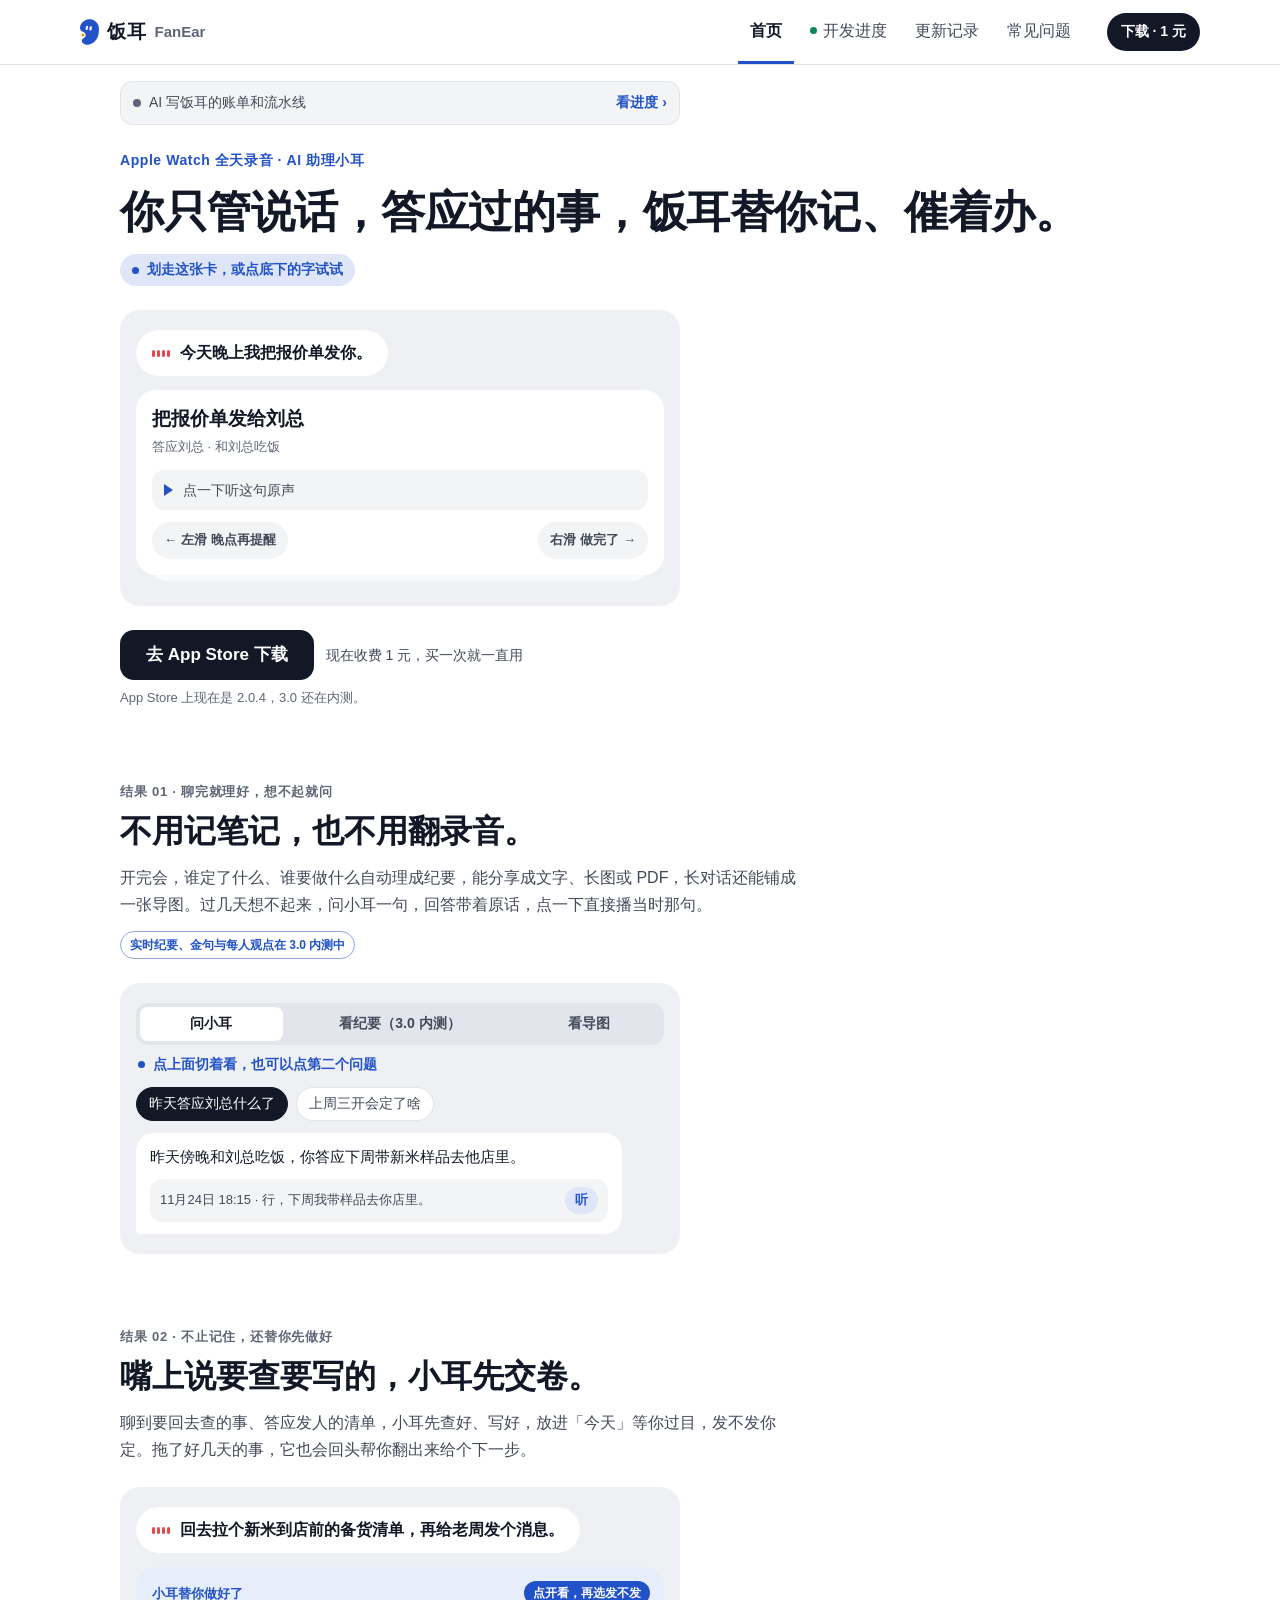
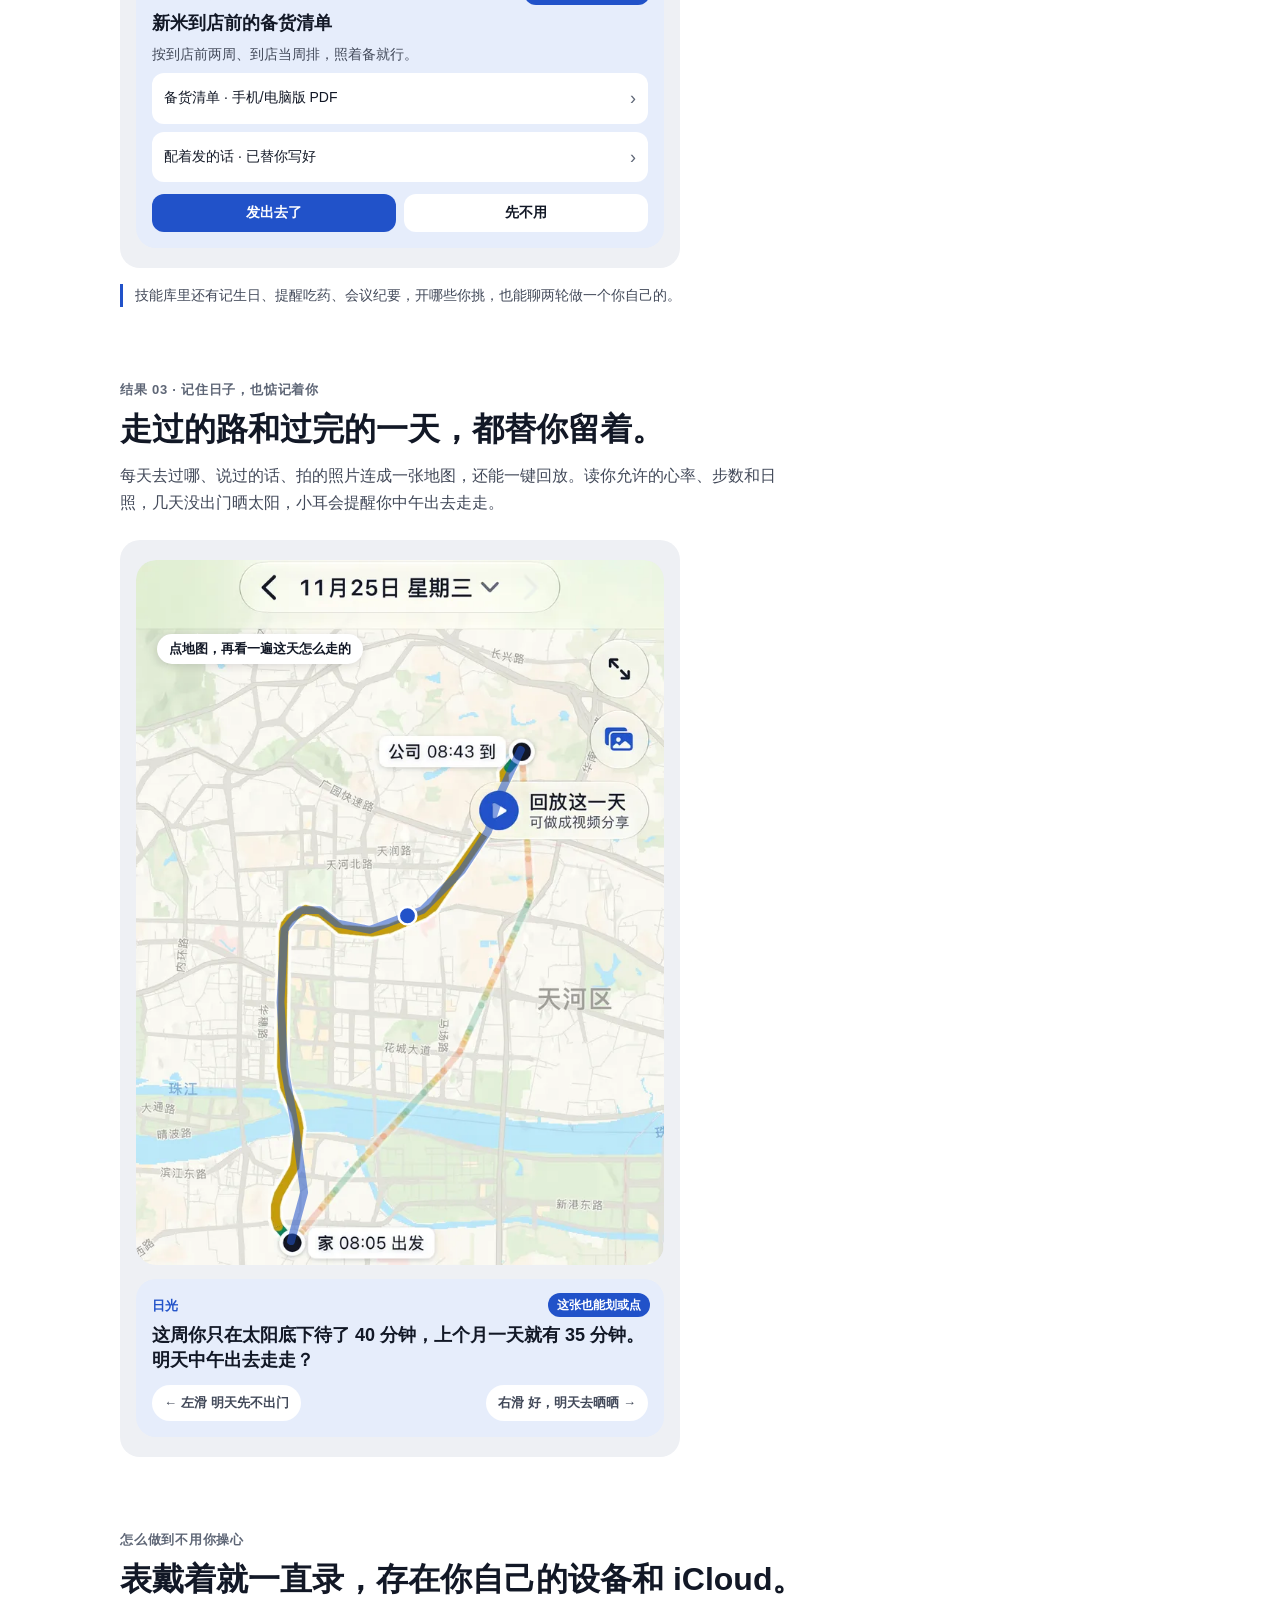
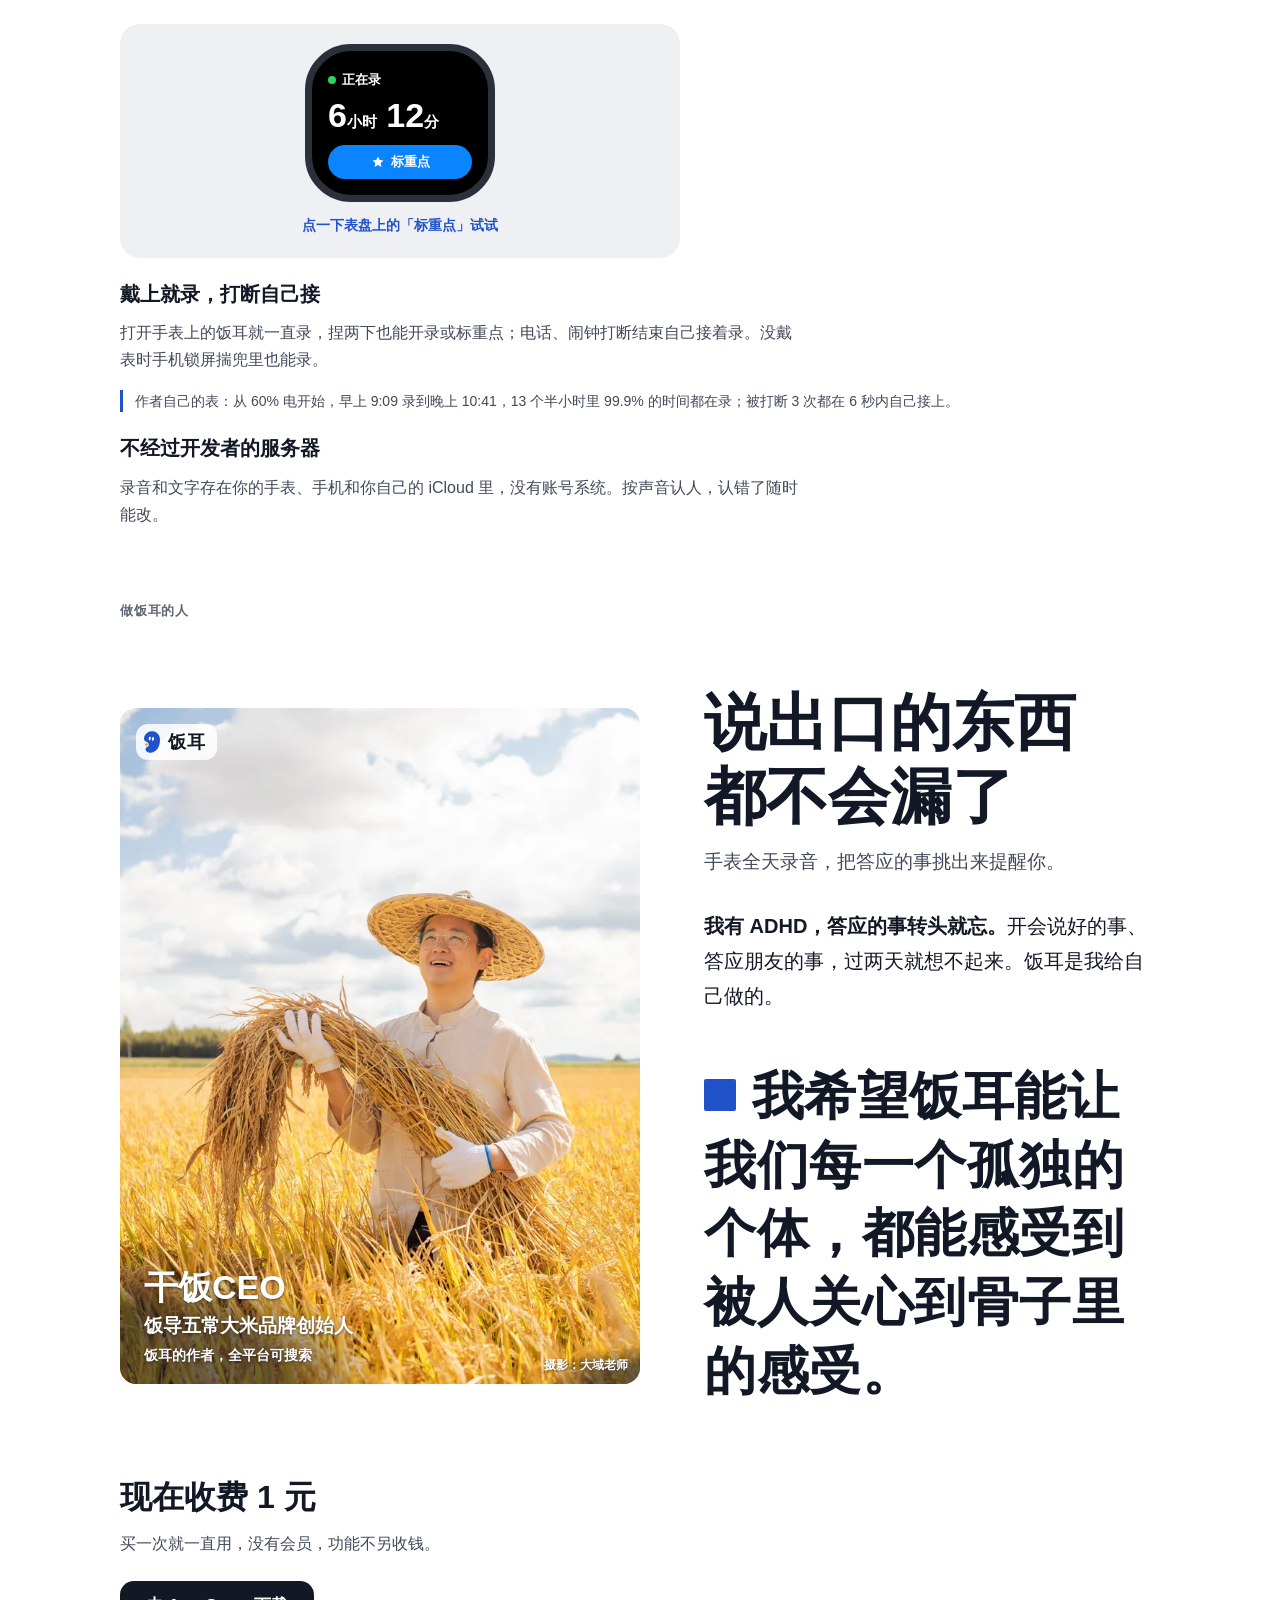
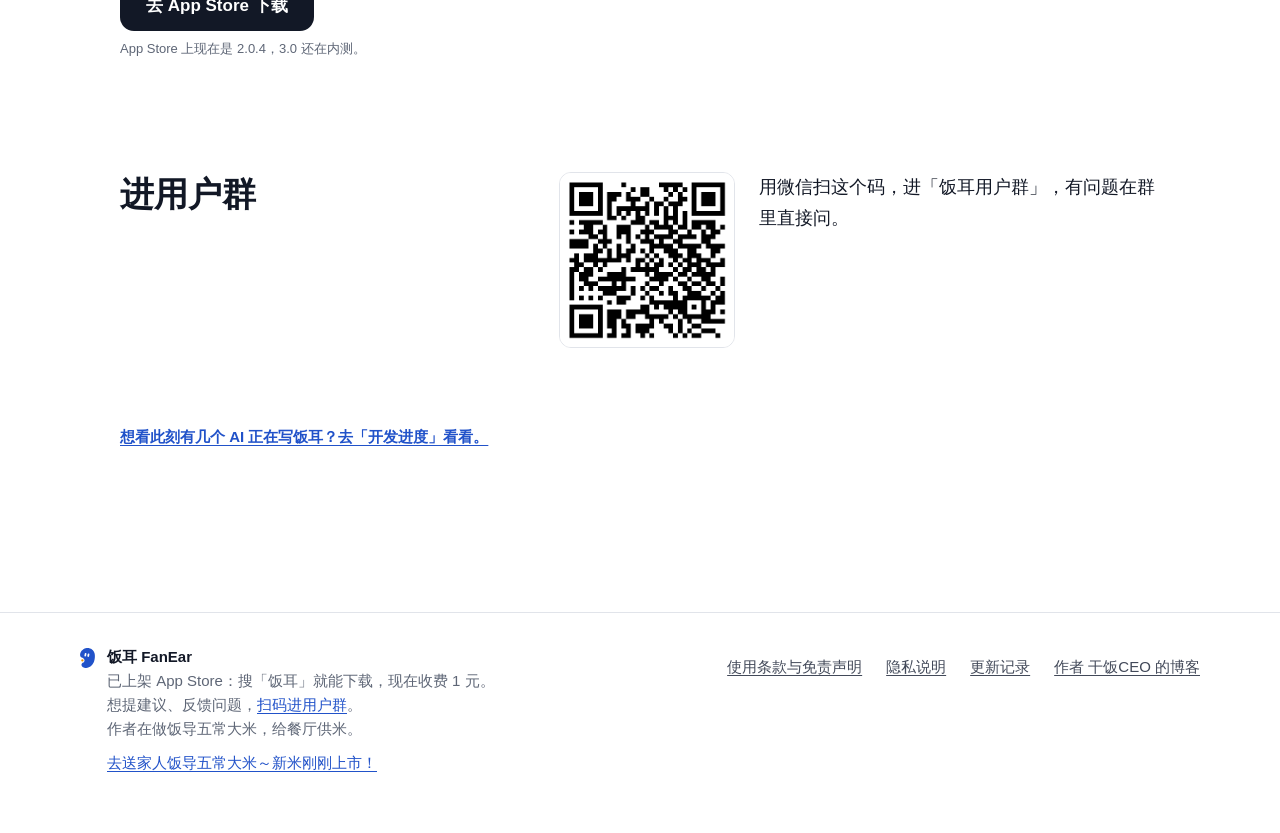
<file: index.html>
<!DOCTYPE html><html lang="zh-CN"><head><meta charset="utf-8"><meta name="viewport" content="width=device-width, initial-scale=1"><title>饭耳 FanEar：手表全天录音，把答应的事挑出来提醒你。</title><meta name="description" content="我有 ADHD，饭耳是给自己做的：手表全天录音，把你答应别人的、别人答应你的挑出来，到点提醒。现在收费 1 元。"><link rel="canonical" href="https://fanear.fandao.dev/"><link rel="icon" href="/favicon.ico" sizes="48x48"><link rel="icon" href="/favicon.png" type="image/png"><link rel="apple-touch-icon" href="/apple-touch-icon.png"><meta name="theme-color" content="#ffffff"><meta property="og:type" content="website"><meta property="og:site_name" content="饭耳 FanEar"><meta property="og:title" content="饭耳 FanEar"><meta property="og:description" content="我有 ADHD，饭耳是给自己做的：手表全天录音，把你答应别人的、别人答应你的挑出来，到点提醒。现在收费 1 元。"><meta property="og:url" content="https://fanear.fandao.dev/"><meta property="og:image" content="https://fanear.fandao.dev/og-icon.png"><meta name="twitter:card" content="summary"><meta name="generator" content="Astro v7.3.7"><script type="application/ld+json">{"@context":"https://schema.org","@graph":[{"@type":"WebSite","@id":"https://fanear.fandao.dev/#website","url":"https://fanear.fandao.dev/","name":"饭耳 FanEar","inLanguage":"zh-CN"},{"@type":"MobileApplication","@id":"https://fanear.fandao.dev/#app","name":"饭耳","alternateName":"FanEar","description":"我有 ADHD，饭耳是给自己做的：手表全天录音，把你答应别人的、别人答应你的挑出来，到点提醒。现在收费 1 元。","url":"https://fanear.fandao.dev/","image":"https://fanear.fandao.dev/og-icon.png","operatingSystem":"iOS 17 以上，需要配对的 Apple Watch（watchOS 10 以上）","applicationCategory":"UtilitiesApplication","isAccessibleForFree":false,"offers":{"@type":"Offer","price":"1.00","priceCurrency":"CNY"},"installUrl":"https://apps.apple.com/cn/app/id6822574853","downloadUrl":"https://apps.apple.com/cn/app/id6822574853","sameAs":["https://apps.apple.com/cn/app/id6822574853","https://apps.apple.com/us/app/id6822574853"],"author":{"@type":"Person","name":"干饭CEO","url":"https://ceo.fandao.dev/"}}]}</script><link rel="stylesheet" href="/_astro/Base.Cocr5yV3.css"><link rel="stylesheet" href="/_astro/index.BfhEpJHx.css"></head><body><a class="skip-link" href="#main">跳到正文</a><header class="site-header" data-astro-cid-nen7h5rs><div class="header-inner with-cta" data-astro-cid-nen7h5rs><a class="brand" href="/" data-astro-cid-nen7h5rs><svg class="logo" width="19" height="26" viewBox="260 150 536 721" aria-hidden="true" focusable="false" data-astro-cid-f7espo7c><path class="logo-me" d="M516.00 151.24C513.08 151.45 507.33 151.85 503.00 152.29C498.67 152.72 494.33 153.20 490.00 153.84C485.67 154.48 481.33 155.25 477.00 156.11C472.67 156.96 468.33 157.89 464.00 158.94C459.67 159.99 455.33 161.14 451.00 162.40C446.67 163.67 442.33 165.03 438.00 166.54C433.67 168.05 429.33 169.69 425.00 171.45C420.67 173.20 416.33 175.06 412.00 177.07C407.67 179.08 403.33 181.23 399.00 183.54C394.67 185.84 390.33 188.29 386.00 190.92C381.67 193.54 377.33 196.32 373.00 199.30C368.67 202.28 364.33 205.40 360.00 208.77C355.67 212.15 351.32 215.75 347.00 219.55C342.68 223.35 338.24 227.40 334.09 231.56C329.93 235.71 325.86 240.18 322.07 244.50C318.29 248.82 314.74 253.17 311.38 257.50C308.02 261.83 304.88 266.17 301.91 270.50C298.94 274.83 296.17 279.17 293.56 283.50C290.95 287.83 288.52 292.17 286.25 296.50C283.97 300.83 281.88 305.17 279.92 309.50C277.97 313.83 276.17 318.17 274.53 322.50C272.89 326.83 271.41 331.17 270.06 335.50C268.72 339.83 267.52 344.17 266.46 348.50C265.40 352.83 264.46 357.17 263.71 361.50C262.95 365.83 262.36 370.17 261.91 374.50C261.46 378.83 261.14 383.17 261.02 387.50C260.90 391.83 260.94 396.17 261.19 400.50C261.44 404.83 261.87 409.17 262.53 413.50C263.19 417.83 264.02 422.17 265.13 426.50C266.24 430.83 267.52 435.17 269.20 439.50C270.88 443.83 272.80 448.17 275.21 452.50C277.63 456.83 280.33 461.22 283.71 465.50C287.09 469.78 291.37 474.44 295.50 478.20C299.64 481.96 304.17 485.22 308.50 488.07C312.83 490.92 317.17 493.20 321.50 495.30C325.83 497.39 330.17 498.87 334.50 500.65C338.83 502.42 343.17 504.01 347.50 505.96C351.83 507.91 356.17 509.97 360.50 512.34C364.83 514.71 369.17 517.21 373.50 520.18C377.83 523.15 382.33 526.43 386.50 530.15C390.66 533.87 394.98 538.28 398.49 542.50C402.00 546.73 404.99 551.17 407.57 555.50C410.14 559.83 412.23 564.17 413.94 568.50C415.66 572.83 416.92 577.17 417.86 581.50C418.81 585.83 419.41 590.17 419.62 594.50C419.83 598.83 419.64 603.17 419.11 607.50C418.57 611.83 417.68 616.17 416.41 620.50C415.13 624.83 413.57 629.17 411.46 633.50C409.35 637.83 406.83 642.18 403.74 646.50C400.65 650.82 396.88 655.43 392.92 659.44C388.96 663.45 384.32 667.30 380.00 670.57C375.68 673.84 371.33 676.48 367.00 679.06C362.67 681.64 358.33 683.49 354.00 686.05C349.67 688.62 345.22 691.05 341.00 694.46C336.78 697.87 332.15 702.33 328.66 706.50C325.16 710.67 322.39 715.17 320.04 719.50C317.69 723.83 315.96 728.17 314.57 732.50C313.18 736.83 312.25 741.17 311.72 745.50C311.20 749.83 311.15 754.17 311.41 758.50C311.67 762.83 312.31 767.17 313.29 771.50C314.27 775.83 315.61 780.17 317.29 784.50C318.97 788.83 320.96 793.17 323.37 797.50C325.78 801.83 328.52 806.18 331.75 810.50C334.98 814.82 338.77 819.36 342.73 823.44C346.69 827.52 351.20 831.52 355.50 834.97C359.80 838.42 364.17 841.41 368.50 844.15C372.83 846.90 377.17 849.24 381.50 851.42C385.83 853.61 390.17 855.53 394.50 857.26C398.83 858.99 403.17 860.47 407.50 861.80C411.83 863.12 416.17 864.24 420.50 865.21C424.83 866.17 429.17 866.95 433.50 867.59C437.83 868.22 442.17 868.71 446.50 869.03C450.83 869.35 455.17 869.44 459.50 869.50C463.83 869.56 468.17 869.54 472.50 869.37C476.83 869.20 481.17 868.87 485.50 868.46C489.83 868.06 494.17 867.53 498.50 866.92C502.83 866.30 507.17 865.60 511.50 864.78C515.83 863.97 520.17 863.08 524.50 862.04C528.83 861.01 533.17 859.83 537.50 858.57C541.83 857.31 546.17 855.95 550.50 854.49C554.83 853.03 559.17 851.50 563.50 849.82C567.83 848.15 572.17 846.34 576.50 844.43C580.83 842.52 585.17 840.52 589.50 838.37C593.83 836.21 598.17 833.90 602.50 831.48C606.83 829.06 611.17 826.52 615.50 823.82C619.83 821.13 624.17 818.29 628.50 815.31C632.83 812.32 637.17 809.21 641.50 805.90C645.83 802.59 650.17 799.10 654.50 795.43C658.83 791.77 663.36 787.77 667.48 783.93C671.59 780.08 675.24 776.43 679.19 772.36C683.13 768.29 687.36 763.81 691.15 759.50C694.94 755.19 698.49 750.83 701.92 746.50C705.36 742.17 708.63 737.83 711.78 733.50C714.92 729.17 717.92 724.83 720.80 720.50C723.68 716.17 726.42 711.83 729.06 707.50C731.70 703.17 734.20 698.83 736.62 694.50C739.04 690.17 741.37 685.83 743.57 681.50C745.77 677.17 747.84 672.83 749.84 668.50C751.84 664.17 753.75 659.83 755.57 655.50C757.39 651.17 759.11 646.83 760.76 642.50C762.41 638.17 763.99 633.83 765.48 629.50C766.98 625.17 768.39 620.83 769.73 616.50C771.06 612.17 772.31 607.83 773.51 603.50C774.72 599.17 775.85 594.83 776.93 590.50C778.01 586.17 779.04 581.83 779.99 577.50C780.94 573.17 781.81 568.83 782.63 564.50C783.46 560.17 784.23 555.83 784.95 551.50C785.68 547.17 786.36 542.83 787.00 538.50C787.64 534.17 788.22 529.83 788.78 525.50C789.34 521.17 789.87 516.83 790.35 512.50C790.83 508.17 791.27 503.83 791.67 499.50C792.07 495.17 792.44 490.83 792.76 486.50C793.08 482.17 793.37 477.83 793.59 473.50C793.81 469.17 793.96 464.83 794.11 460.50C794.26 456.17 794.46 451.83 794.50 447.50C794.54 443.17 794.43 438.83 794.32 434.50C794.21 430.17 794.07 425.83 793.85 421.50C793.62 417.17 793.34 412.83 793.00 408.50C792.66 404.17 792.27 399.83 791.81 395.50C791.35 391.17 790.85 386.83 790.24 382.50C789.63 378.17 788.92 373.83 788.13 369.50C787.34 365.17 786.49 360.83 785.51 356.50C784.54 352.17 783.46 347.83 782.28 343.50C781.11 339.17 779.85 334.83 778.47 330.50C777.09 326.17 775.60 321.83 773.99 317.50C772.37 313.17 770.65 308.83 768.77 304.50C766.89 300.17 764.89 295.83 762.70 291.50C760.51 287.17 758.18 282.83 755.65 278.50C753.11 274.17 750.40 269.83 747.48 265.50C744.57 261.17 741.48 256.83 738.17 252.50C734.85 248.17 731.39 243.83 727.61 239.50C723.83 235.17 719.68 230.67 715.49 226.54C711.31 222.41 706.83 218.43 702.50 214.72C698.17 211.00 693.83 207.52 689.50 204.23C685.17 200.94 680.83 197.87 676.50 194.99C672.17 192.10 667.83 189.44 663.50 186.92C659.17 184.40 654.83 182.09 650.50 179.88C646.17 177.67 641.83 175.58 637.50 173.66C633.17 171.74 628.83 169.99 624.50 168.35C620.17 166.72 615.83 165.24 611.50 163.84C607.17 162.44 602.83 161.11 598.50 159.96C594.17 158.80 589.83 157.84 585.50 156.92C581.17 156.01 576.83 155.18 572.50 154.48C568.17 153.78 563.83 153.22 559.50 152.74C555.17 152.26 550.83 151.88 546.50 151.59C542.17 151.30 537.83 151.10 533.50 151.01C529.17 150.92 523.42 151.00 520.50 151.04C517.58 151.08 518.92 151.04 516.00 151.24Z" data-astro-cid-f7espo7c></path><g data-astro-cid-f7espo7c><rect class="logo-eye" x="422.04" y="332.26" width="61.82" height="122.50" rx="30.91" transform="rotate(11.69 452.95 393.51)" data-astro-cid-f7espo7c></rect><rect class="logo-eye" x="528.56" y="346.31" width="62.08" height="123.98" rx="31.04" transform="rotate(11.92 559.60 408.30)" data-astro-cid-f7espo7c></rect></g><circle class="logo-p1" cx="344.18" cy="597.57" r="41.83" data-astro-cid-f7espo7c></circle></svg><span class="brand-name" data-astro-cid-nen7h5rs>饭耳</span><span class="brand-en" data-astro-cid-nen7h5rs>FanEar</span></a><a class="header-cta" href="https://apps.apple.com/cn/app/id6822574853" data-astro-cid-nen7h5rs>下载 · 1 元</a><nav class="site-nav" aria-label="栏目" data-astro-cid-nen7h5rs><a href="/" aria-current="page" data-astro-cid-nen7h5rs>首页</a><a href="/progress/" data-astro-cid-nen7h5rs><i class="live-dot" aria-hidden="true" data-astro-cid-nen7h5rs></i>开发进度</a><a href="/changelog/" data-astro-cid-nen7h5rs>更新记录</a><a href="/faq/" data-astro-cid-nen7h5rs>常见问题</a></nav></div></header><main id="main" class="pv"><section class="pv-sec pv-first" data-guide data-guide-delay="800"><a class="pv-live" href="/progress/" data-live-pill><i class="pv-live-dot stale" aria-hidden="true"></i><span class="pv-live-text" data-live-text>AI 写饭耳的账单和流水线</span><span class="pv-live-go">看进度<span aria-hidden="true"> ›</span></span></a><p class="pv-kicker">Apple Watch 全天录音 · AI 助理小耳</p><h1 class="pv-hero-title">你只管说话，答应过的事，饭耳替你记、催着办。</h1><p class="dm-coach" data-coach><i aria-hidden="true"></i>划走这张卡，或点底下的字试试</p><div class="dm-stage"><p class="dm-voice"><span class="dm-bars" aria-hidden="true"><i></i><i></i><i></i><i></i></span>今天晚上我把报价单发你。</p><div data-deck data-manual data-keep-fb><div class="dm-deck" style="margin-top:14px"><article class="dm-todo" data-swipe data-nudge="28" data-fb-right="这件做完了。答应人的事，每天早上 8:30 排成清单给你划。" data-fb-left="换个时间再叫你。还没做的，中午、下午、晚上接着催。"><p class="dm-todo-title">把报价单发给刘总</p><p class="dm-todo-tag">答应刘总 · 和刘总吃饭</p><button type="button" class="dm-quote" data-play data-breathe>点一下听这句原声</button><div class="dm-swipe-hints"><button type="button" data-swipe-to="left"><span aria-hidden="true">←</span>左滑 晚点再提醒</button><button type="button" data-swipe-to="right">右滑 做完了<span aria-hidden="true">→</span></button></div><span class="dm-ghost" aria-hidden="true"></span></article><article class="dm-todo" data-swipe data-fb-right="别人答应你的，到点提醒你去追。" data-fb-left="别人答应你的，到点提醒你去追。"><p class="dm-todo-title">提醒老周确认下批数量</p><p class="dm-todo-tag">别人答应你的</p><button type="button" class="dm-quote" data-play>点一下听这句原声</button><div class="dm-swipe-hints"><button type="button" data-swipe-to="left"><span aria-hidden="true">←</span>左滑 晚点再提醒</button><button type="button" data-swipe-to="right">右滑 做完了<span aria-hidden="true">→</span></button></div></article></div><p class="dm-fb" hidden></p><div class="dm-wait"><p class="pv-small">作者自己的表，一周挑出 118 件答应要做的事</p><button type="button" class="dm-plain-btn" data-next>换下一张试试</button></div><div class="dm-deck-end"><p class="pv-small">作者自己的表，一周挑出 118 件答应要做的事</p><button type="button" class="dm-plain-btn" data-reset>再试一次</button><a class="dm-onward" href="#r01" data-scroll>往下滑，下面几张卡也能点</a></div></div></div><div class="pv-cta"><a class="pv-btn" href="https://apps.apple.com/cn/app/id6822574853">去 App Store 下载</a><span class="pv-price">现在收费 1 元，买一次就一直用</span></div><p class="pv-small">App Store 上现在是 2.0.4，3.0 还在内测。</p></section><section class="pv-sec" id="r01"><p class="pv-label">结果 01 · 聊完就理好，想不起就问</p><h2 class="pv-title">不用记笔记，也不用翻录音。</h2><p class="pv-body">开完会，谁定了什么、谁要做什么自动理成纪要，能分享成文字、长图或 PDF，长对话还能铺成一张导图。过几天想不起来，问小耳一句，回答带着原话，点一下直接播当时那句。</p><span class="pv-badge">实时纪要、金句与每人观点在 3.0 内测中</span><div class="dm-stage" data-tabs data-guide><div class="dm-tabs" role="group" aria-label="看哪一样"><button type="button" data-tab="ask">问小耳</button><button type="button" data-tab="recap">看纪要（3.0 内测）</button><button type="button" data-tab="map">看导图</button></div><p class="dm-coach" data-coach><i aria-hidden="true"></i>点上面切着看，也可以点第二个问题</p><div data-panel="ask" data-asks><div class="dm-asks"><button type="button" class="dm-chip" data-q="q1">昨天答应刘总什么了</button><button type="button" class="dm-chip" data-q="q2" data-pulse>上周三开会定了啥</button></div><div class="dm-a dm-in" data-a="q1" style="margin-top:12px">昨天傍晚和刘总吃饭，你答应下周带新米样品去他店里。<p class="dm-src"><span>11月24日 18:15 · 行，下周我带样品去你店里。</span><button type="button" class="dm-listen" data-play data-pulse>听</button></p></div><div class="dm-a dm-in" data-a="q2" style="margin-top:12px">上周三开会定下周三配送先排王经理，上个月的对账周五前做完。<p class="dm-src"><span>11月18日 10:12 · 下周三配送先排王经理，上个月对账咱们周五前清掉。</span><button type="button" class="dm-listen" data-play>听</button></p></div></div><div data-panel="recap" class="dm-in"><div class="dm-recap"><p class="dm-recap-top"><span>实时纪要 · 3.0 内测中</span></p><p class="dm-recap-new"><i aria-hidden="true"></i>新写好了一节</p><p class="dm-recap-title">账单先定位，再同步</p><p class="dm-recap-text">这周先把账单对不上的原因找出来，同步改到下周一再上线。</p></div><p class="pv-small">会一散，自动整理成文字、长图或 PDF</p></div><div data-panel="map" class="dm-in"><img src="/_astro/mindmap-nodes.v7SWEzI7_Z1OhU8v.webp" srcset="/_astro/mindmap-nodes.v7SWEzI7_1M80h3.webp 480w, /_astro/mindmap-nodes.v7SWEzI7_jXDzx.webp 720w, /_astro/mindmap-nodes.v7SWEzI7_Z1OhU8v.webp 1166w" alt="导图：看样品、开周会，分出待办、周三配送先排王经理、老周的两百袋挪到周四、上个月的对账周五前做完" sizes="(min-width: 960px) 520px, 100vw" loading="lazy" decoding="async" data-astro-image="constrained" data-astro-image-fit="cover" data-astro-image-pos="center" width="1166" height="360" class="dm-shot"></div></div></section><section class="pv-sec"><p class="pv-label">结果 02 · 不止记住，还替你先做好</p><h2 class="pv-title">嘴上说要查要写的，小耳先交卷。</h2><p class="pv-body">聊到要回去查的事、答应发人的清单，小耳先查好、写好，放进「今天」等你过目，发不发你定。拖了好几天的事，它也会回头帮你翻出来给个下一步。</p><div class="dm-stage" data-guide><div class="dm-type" data-enter><p class="dm-voice"><span class="dm-bars" aria-hidden="true"><i></i><i></i><i></i><i></i></span>回去拉个新米到店前的备货清单，再给老周发个消息。</p><div class="dm-blue" data-replies style="margin-top:14px"><span class="dm-tag" data-coach>点开看，再选发不发</span><p class="dm-blue-head">小耳替你做好了</p><p class="dm-blue-title">新米到店前的备货清单</p><p class="dm-blue-text">按到店前两周、到店当周排，照着备就行。</p><button type="button" class="dm-row" data-expand aria-expanded="false" data-pulse>备货清单 · 手机/电脑版 PDF</button><div class="dm-pdf" data-tabs hidden><div class="dm-pdf-kinds" role="group" aria-label="哪一版"><button type="button" data-tab="phone">手机版 PDF</button><button type="button" data-tab="desk">电脑版 PDF</button></div><div class="dm-pdf-page phone" data-panel="phone"><p class="dm-pdf-title">新米到店前的备货清单</p><p>1. 到店前两周：核对仓位与包材</p><p>2. 到店当周：分批通知老周和王经理</p></div><div class="dm-pdf-page desk" data-panel="desk"><p class="dm-pdf-title">新米到店前的备货清单</p><p>1. 到店前两周：核对仓位与包材</p><p>2. 到店当周：分批通知老周和王经理</p></div><p class="dm-pdf-note">点一下即可导出手机版或电脑版 PDF</p></div><button type="button" class="dm-row" data-expand aria-expanded="false" data-pulse style="--cue-at:0.35s">配着发的话 · 已替你写好</button><p class="dm-draft" hidden>老周，新米到店前的备货清单我理好了发你，你看下有没有要调的。</p><div class="dm-replies"><button type="button" data-reply="发出去了" data-breathe>发出去了</button><button type="button" data-reply="先不用">先不用</button></div><p class="dm-said" hidden></p></div></div></div><p class="pv-stat">技能库里还有记生日、提醒吃药、会议纪要，开哪些你挑，也能聊两轮做一个你自己的。</p></section><section class="pv-sec"><p class="pv-label">结果 03 · 记住日子，也惦记着你</p><h2 class="pv-title">走过的路和过完的一天，都替你留着。</h2><p class="pv-body">每天去过哪、说过的话、拍的照片连成一张地图，还能一键回放。读你允许的心率、步数和日照，几天没出门晒太阳，小耳会提醒你中午出去走走。</p><div class="dm-stage"><div class="dm-map" data-map data-route="354,1556 384,1445 366,1310 339,1160 330,1010 339,845 375,800 420,800 459,830 534,845 654,800 744,710 804,620 834,530 879,434" data-guide><img src="/_astro/day-map-route.BDL4DvyY_1HhOWd.webp" srcset="/_astro/day-map-route.BDL4DvyY_ZsfenE.webp 480w, /_astro/day-map-route.BDL4DvyY_36N0o.webp 720w, /_astro/day-map-route.BDL4DvyY_1HhOWd.webp 1206w" alt="足迹地图：11月25日，家 08:05 出发，公司 08:43 到" sizes="(min-width: 960px) 520px, 100vw" loading="lazy" decoding="async" data-astro-image="constrained" data-astro-image-fit="cover" data-astro-image-pos="center" width="1206" height="1610" class="dm-shot"><svg viewBox="0 0 1206 1610" aria-hidden="true"><polyline class="route" points="354,1556 384,1445 366,1310 339,1160 330,1010 339,845 375,800 420,800 459,830 534,845 654,800 744,710 804,620 834,530 879,434"></polyline><circle r="20" fill="#2152c9" stroke="#fff" stroke-width="6"><animateMotion dur="1.6s" begin="indefinite" fill="freeze" path="M354,1556 L384,1445 L366,1310 L339,1160 L330,1010 L339,845 L375,800 L420,800 L459,830 L534,845 L654,800 L744,710 L804,620 L834,530 L879,434"></animateMotion></circle></svg><span class="dm-ripple" aria-hidden="true"></span><button type="button" class="dm-map-hit" aria-label="回放这一天"></button><p class="dm-map-coach" data-coach>点地图，再看一遍这天怎么走的</p><button type="button" class="dm-map-again" hidden>再看一遍</button></div><div data-deck data-keep-fb data-guide><div class="dm-deck" style="margin-top:14px;min-height:0"><article class="dm-todo dm-sun" data-swipe data-nudge="20" data-fb-right="你回：好，明天去晒晒" data-fb-left="你回：明天先不出门"><span class="dm-tag" data-coach>这张也能划或点</span><p class="dm-blue-head">日光</p><p class="dm-blue-title">这周你只在太阳底下待了 40 分钟，上个月一天就有 35 分钟。明天中午出去走走？</p><div class="dm-swipe-hints"><button type="button" data-swipe-to="left"><span aria-hidden="true">←</span>左滑 明天先不出门</button><button type="button" data-swipe-to="right">右滑 好，明天去晒晒<span aria-hidden="true">→</span></button></div><span class="dm-ghost" aria-hidden="true"></span></article></div><p class="dm-fb" hidden></p><div class="dm-deck-end"><button type="button" class="dm-plain-btn" data-reset>再划一次</button></div></div></div></section><section class="pv-sec"><p class="pv-label">怎么做到不用你操心</p><h2 class="pv-title">表戴着就一直录，存在你自己的设备和 iCloud。</h2><div class="dm-stage" data-guide data-watch><div class="dm-watch-wrap"><div class="dm-watch" role="group" aria-label="手表上的饭耳：正在录 6 小时 12 分"><p class="dm-watch-rec"><i></i>正在录</p><p class="dm-watch-big">6<small>小时</small> 12<small>分</small></p><button type="button" class="dm-watch-btn" data-mark data-breathe><svg class="dm-ic-star" viewBox="0 0 24 24" aria-hidden="true"><path d="M12 2.6l2.9 6 6.5.8-4.8 4.5 1.2 6.5L12 17.2l-5.8 3.2 1.2-6.5L2.6 9.4l6.5-.8z"></path></svg><svg class="dm-ic-check" viewBox="0 0 24 24" aria-hidden="true"><path d="M4.5 12.5l5 5 10-11"></path></svg><span data-mark-text>标重点</span></button></div><p class="dm-watch-hint" data-mark-hint data-after="戴表时捏两下，也能在这一刻标重点" aria-live="polite">点一下表盘上的「标重点」试试</p></div></div><h3 class="pv-title" style="font-size:20px;margin-top:24px">戴上就录，打断自己接</h3><p class="pv-body">打开手表上的饭耳就一直录，捏两下也能开录或标重点；电话、闹钟打断结束自己接着录。没戴表时手机锁屏揣兜里也能录。</p><p class="pv-stat">作者自己的表：从 60% 电开始，早上 9:09 录到晚上 10:41，13 个半小时里 99.9% 的时间都在录；被打断 3 次都在 6 秒内自己接上。</p><h3 class="pv-title" style="font-size:20px;margin-top:24px">不经过开发者的服务器</h3><p class="pv-body">录音和文字存在你的手表、手机和你自己的 iCloud 里，没有账号系统。按声音认人，认错了随时能改。</p></section><section class="pv-sec"><p class="pv-label">做饭耳的人</p></section><div class="pv-author"><section class="hero-b" aria-label="做饭耳的人" data-astro-cid-nztzep3a><figure class="photo" data-astro-cid-nztzep3a><img src="/_astro/intro-hero.3pwo1Yvj_ZYE0Rw.webp" srcset="/_astro/intro-hero.3pwo1Yvj_xbTjO.webp 480w, /_astro/intro-hero.3pwo1Yvj_EvtgB.webp 720w, /_astro/intro-hero.3pwo1Yvj_1PmGuM.webp 960w, /_astro/intro-hero.3pwo1Yvj_ZYE0Rw.webp 1290w" alt="干饭CEO 在稻田里" sizes="(min-width: 960px) 520px, 100vw" loading="lazy" data-astro-cid-nztzep3a="true" decoding="async" data-astro-image="constrained" data-astro-image-fit="cover" data-astro-image-pos="center" width="1290" height="1677" class="photo-img"><p class="photo-badge" data-astro-cid-nztzep3a><svg class="logo" width="16" height="22" viewBox="260 150 536 721" aria-hidden="true" focusable="false" data-astro-cid-f7espo7c><path class="logo-me" d="M516.00 151.24C513.08 151.45 507.33 151.85 503.00 152.29C498.67 152.72 494.33 153.20 490.00 153.84C485.67 154.48 481.33 155.25 477.00 156.11C472.67 156.96 468.33 157.89 464.00 158.94C459.67 159.99 455.33 161.14 451.00 162.40C446.67 163.67 442.33 165.03 438.00 166.54C433.67 168.05 429.33 169.69 425.00 171.45C420.67 173.20 416.33 175.06 412.00 177.07C407.67 179.08 403.33 181.23 399.00 183.54C394.67 185.84 390.33 188.29 386.00 190.92C381.67 193.54 377.33 196.32 373.00 199.30C368.67 202.28 364.33 205.40 360.00 208.77C355.67 212.15 351.32 215.75 347.00 219.55C342.68 223.35 338.24 227.40 334.09 231.56C329.93 235.71 325.86 240.18 322.07 244.50C318.29 248.82 314.74 253.17 311.38 257.50C308.02 261.83 304.88 266.17 301.91 270.50C298.94 274.83 296.17 279.17 293.56 283.50C290.95 287.83 288.52 292.17 286.25 296.50C283.97 300.83 281.88 305.17 279.92 309.50C277.97 313.83 276.17 318.17 274.53 322.50C272.89 326.83 271.41 331.17 270.06 335.50C268.72 339.83 267.52 344.17 266.46 348.50C265.40 352.83 264.46 357.17 263.71 361.50C262.95 365.83 262.36 370.17 261.91 374.50C261.46 378.83 261.14 383.17 261.02 387.50C260.90 391.83 260.94 396.17 261.19 400.50C261.44 404.83 261.87 409.17 262.53 413.50C263.19 417.83 264.02 422.17 265.13 426.50C266.24 430.83 267.52 435.17 269.20 439.50C270.88 443.83 272.80 448.17 275.21 452.50C277.63 456.83 280.33 461.22 283.71 465.50C287.09 469.78 291.37 474.44 295.50 478.20C299.64 481.96 304.17 485.22 308.50 488.07C312.83 490.92 317.17 493.20 321.50 495.30C325.83 497.39 330.17 498.87 334.50 500.65C338.83 502.42 343.17 504.01 347.50 505.96C351.83 507.91 356.17 509.97 360.50 512.34C364.83 514.71 369.17 517.21 373.50 520.18C377.83 523.15 382.33 526.43 386.50 530.15C390.66 533.87 394.98 538.28 398.49 542.50C402.00 546.73 404.99 551.17 407.57 555.50C410.14 559.83 412.23 564.17 413.94 568.50C415.66 572.83 416.92 577.17 417.86 581.50C418.81 585.83 419.41 590.17 419.62 594.50C419.83 598.83 419.64 603.17 419.11 607.50C418.57 611.83 417.68 616.17 416.41 620.50C415.13 624.83 413.57 629.17 411.46 633.50C409.35 637.83 406.83 642.18 403.74 646.50C400.65 650.82 396.88 655.43 392.92 659.44C388.96 663.45 384.32 667.30 380.00 670.57C375.68 673.84 371.33 676.48 367.00 679.06C362.67 681.64 358.33 683.49 354.00 686.05C349.67 688.62 345.22 691.05 341.00 694.46C336.78 697.87 332.15 702.33 328.66 706.50C325.16 710.67 322.39 715.17 320.04 719.50C317.69 723.83 315.96 728.17 314.57 732.50C313.18 736.83 312.25 741.17 311.72 745.50C311.20 749.83 311.15 754.17 311.41 758.50C311.67 762.83 312.31 767.17 313.29 771.50C314.27 775.83 315.61 780.17 317.29 784.50C318.97 788.83 320.96 793.17 323.37 797.50C325.78 801.83 328.52 806.18 331.75 810.50C334.98 814.82 338.77 819.36 342.73 823.44C346.69 827.52 351.20 831.52 355.50 834.97C359.80 838.42 364.17 841.41 368.50 844.15C372.83 846.90 377.17 849.24 381.50 851.42C385.83 853.61 390.17 855.53 394.50 857.26C398.83 858.99 403.17 860.47 407.50 861.80C411.83 863.12 416.17 864.24 420.50 865.21C424.83 866.17 429.17 866.95 433.50 867.59C437.83 868.22 442.17 868.71 446.50 869.03C450.83 869.35 455.17 869.44 459.50 869.50C463.83 869.56 468.17 869.54 472.50 869.37C476.83 869.20 481.17 868.87 485.50 868.46C489.83 868.06 494.17 867.53 498.50 866.92C502.83 866.30 507.17 865.60 511.50 864.78C515.83 863.97 520.17 863.08 524.50 862.04C528.83 861.01 533.17 859.83 537.50 858.57C541.83 857.31 546.17 855.95 550.50 854.49C554.83 853.03 559.17 851.50 563.50 849.82C567.83 848.15 572.17 846.34 576.50 844.43C580.83 842.52 585.17 840.52 589.50 838.37C593.83 836.21 598.17 833.90 602.50 831.48C606.83 829.06 611.17 826.52 615.50 823.82C619.83 821.13 624.17 818.29 628.50 815.31C632.83 812.32 637.17 809.21 641.50 805.90C645.83 802.59 650.17 799.10 654.50 795.43C658.83 791.77 663.36 787.77 667.48 783.93C671.59 780.08 675.24 776.43 679.19 772.36C683.13 768.29 687.36 763.81 691.15 759.50C694.94 755.19 698.49 750.83 701.92 746.50C705.36 742.17 708.63 737.83 711.78 733.50C714.92 729.17 717.92 724.83 720.80 720.50C723.68 716.17 726.42 711.83 729.06 707.50C731.70 703.17 734.20 698.83 736.62 694.50C739.04 690.17 741.37 685.83 743.57 681.50C745.77 677.17 747.84 672.83 749.84 668.50C751.84 664.17 753.75 659.83 755.57 655.50C757.39 651.17 759.11 646.83 760.76 642.50C762.41 638.17 763.99 633.83 765.48 629.50C766.98 625.17 768.39 620.83 769.73 616.50C771.06 612.17 772.31 607.83 773.51 603.50C774.72 599.17 775.85 594.83 776.93 590.50C778.01 586.17 779.04 581.83 779.99 577.50C780.94 573.17 781.81 568.83 782.63 564.50C783.46 560.17 784.23 555.83 784.95 551.50C785.68 547.17 786.36 542.83 787.00 538.50C787.64 534.17 788.22 529.83 788.78 525.50C789.34 521.17 789.87 516.83 790.35 512.50C790.83 508.17 791.27 503.83 791.67 499.50C792.07 495.17 792.44 490.83 792.76 486.50C793.08 482.17 793.37 477.83 793.59 473.50C793.81 469.17 793.96 464.83 794.11 460.50C794.26 456.17 794.46 451.83 794.50 447.50C794.54 443.17 794.43 438.83 794.32 434.50C794.21 430.17 794.07 425.83 793.85 421.50C793.62 417.17 793.34 412.83 793.00 408.50C792.66 404.17 792.27 399.83 791.81 395.50C791.35 391.17 790.85 386.83 790.24 382.50C789.63 378.17 788.92 373.83 788.13 369.50C787.34 365.17 786.49 360.83 785.51 356.50C784.54 352.17 783.46 347.83 782.28 343.50C781.11 339.17 779.85 334.83 778.47 330.50C777.09 326.17 775.60 321.83 773.99 317.50C772.37 313.17 770.65 308.83 768.77 304.50C766.89 300.17 764.89 295.83 762.70 291.50C760.51 287.17 758.18 282.83 755.65 278.50C753.11 274.17 750.40 269.83 747.48 265.50C744.57 261.17 741.48 256.83 738.17 252.50C734.85 248.17 731.39 243.83 727.61 239.50C723.83 235.17 719.68 230.67 715.49 226.54C711.31 222.41 706.83 218.43 702.50 214.72C698.17 211.00 693.83 207.52 689.50 204.23C685.17 200.94 680.83 197.87 676.50 194.99C672.17 192.10 667.83 189.44 663.50 186.92C659.17 184.40 654.83 182.09 650.50 179.88C646.17 177.67 641.83 175.58 637.50 173.66C633.17 171.74 628.83 169.99 624.50 168.35C620.17 166.72 615.83 165.24 611.50 163.84C607.17 162.44 602.83 161.11 598.50 159.96C594.17 158.80 589.83 157.84 585.50 156.92C581.17 156.01 576.83 155.18 572.50 154.48C568.17 153.78 563.83 153.22 559.50 152.74C555.17 152.26 550.83 151.88 546.50 151.59C542.17 151.30 537.83 151.10 533.50 151.01C529.17 150.92 523.42 151.00 520.50 151.04C517.58 151.08 518.92 151.04 516.00 151.24Z" data-astro-cid-f7espo7c></path><g data-astro-cid-f7espo7c><rect class="logo-eye" x="422.04" y="332.26" width="61.82" height="122.50" rx="30.91" transform="rotate(11.69 452.95 393.51)" data-astro-cid-f7espo7c></rect><rect class="logo-eye" x="528.56" y="346.31" width="62.08" height="123.98" rx="31.04" transform="rotate(11.92 559.60 408.30)" data-astro-cid-f7espo7c></rect></g><circle class="logo-p1" cx="344.18" cy="597.57" r="41.83" data-astro-cid-f7espo7c></circle></svg><span data-astro-cid-nztzep3a>饭耳</span><span class="visually-hidden" data-astro-cid-nztzep3a>FanEar</span></p><figcaption class="photo-author" data-astro-cid-nztzep3a><strong data-astro-cid-nztzep3a>干饭CEO</strong><span class="photo-title" data-astro-cid-nztzep3a>饭导五常大米品牌创始人</span><span class="photo-line" data-astro-cid-nztzep3a>饭耳的作者，全平台可搜索</span></figcaption><p class="photo-credit" data-astro-cid-nztzep3a>摄影：大域老师</p></figure><div class="hero-b-text" data-astro-cid-nztzep3a><div class="hero-slogan-block" data-astro-cid-nztzep3a><p class="hero-slogan" data-astro-cid-nztzep3a>说出口的东西都不会漏了</p><p class="hero-oneline" data-astro-cid-nztzep3a>手表全天录音，把答应的事挑出来提醒你。</p></div><div class="opening" data-astro-cid-inpi3r5t><p class="opening-origin" data-astro-cid-inpi3r5t><strong data-astro-cid-inpi3r5t>我有 ADHD，答应的事转头就忘。</strong>开会说好的事、答应朋友的事，过两天就想不起来。饭耳是我给自己做的。</p><p class="opening-wish" data-astro-cid-inpi3r5t><span class="who who-me" aria-hidden="true" data-astro-cid-inpi3r5t></span>我希望饭耳能让我们每一个孤独的个体，都能感受到被人关心到骨子里的感受。</p></div></div></section></div><section class="pv-sec"><h2 class="pv-title">现在收费 1 元</h2><p class="pv-body">买一次就一直用，没有会员，功能不另收钱。</p><div class="pv-cta"><a class="pv-btn" href="https://apps.apple.com/cn/app/id6822574853">去 App Store 下载</a></div><p class="pv-small">App Store 上现在是 2.0.4，3.0 还在内测。</p></section><div class="pv-group"><section class="group" id="group" aria-labelledby="h-group" data-astro-cid-5eymklgr><h2 id="h-group" data-astro-cid-5eymklgr>进用户群</h2><div class="group-body" data-astro-cid-5eymklgr><img class="group-qr" src="[data-uri]" width="176" height="176" alt="「饭耳用户群」的进群二维码" data-astro-cid-5eymklgr><div class="group-text" data-astro-cid-5eymklgr><p class="group-scan" data-astro-cid-5eymklgr>用微信扫这个码，进「饭耳用户群」，有问题在群里直接问。</p><div class="group-phone" data-astro-cid-5eymklgr><p class="group-phone-title" data-astro-cid-5eymklgr>在这台手机上进群</p><ol data-astro-cid-5eymklgr><li data-astro-cid-5eymklgr>长按二维码存到相册，在微信「扫一扫」右上角的相册里选它；或者点「复制链接」，发到微信任一聊天里点开。</li><li data-astro-cid-5eymklgr>出来一张群二维码，长按它就进群了。</li></ol><button type="button" class="btn btn-line group-copy" data-link="https://work.weixin.qq.com/gm/b80d66c176f471f4fda29e5fb956f1ba" data-copied="已复制，发到微信任一聊天里点开" data-failed="没复制上，长按下面的链接拷贝" data-astro-cid-5eymklgr>复制链接</button><p class="group-note" aria-live="polite" hidden data-astro-cid-5eymklgr></p><p class="group-link" hidden data-astro-cid-5eymklgr>https://work.weixin.qq.com/gm/b80d66c176f471f4fda29e5fb956f1ba</p></div></div></div></section><script type="module">var e=document.querySelector(`.group-copy`),t=document.querySelector(`.group-note`),n=document.querySelector(`.group-link`);function r(e){let t=document.createElement(`textarea`);t.value=e,t.readOnly=!0,t.style.cssText=`position:fixed;top:0;left:0;opacity:0`,document.body.appendChild(t),t.select(),t.setSelectionRange(0,e.length);let n=!1;try{n=document.execCommand(`copy`)}catch{n=!1}return t.remove(),n}e&&t&&n&&e.addEventListener(`click`,async()=>{let i=e.dataset.link??``,a=r(i);if(!a&&navigator.clipboard)try{await navigator.clipboard.writeText(i),a=!0}catch{a=!1}if(t.hidden=!1,t.textContent=(a?e.dataset.copied:e.dataset.failed)??``,n.hidden=a,!a){let e=document.createRange();e.selectNodeContents(n);let t=getSelection();t?.removeAllRanges(),t?.addRange(e)}});</script></div><section class="pv-sec"><a class="pv-link" href="/progress/">想看此刻有几个 AI 正在写饭耳？去「开发进度」看看。</a></section></main><script type="application/json" id="live-pill-data">{"live":"https://wish.fanear.fandao.dev/api/progress","at":"2026-11-28T13:00:06+08:00","busy":5,"words":{"live":"此刻 {n} 个 AI 正在写饭耳","idle":"AI 写饭耳的账单和流水线","go":"看进度"}}</script><script type="module" src="/_astro/Home.astro_astro_type_script_index_0_lang.C-uiGzb0.js"></script><footer class="site-footer" data-astro-cid-jo6i4kqk><div class="footer-inner" data-astro-cid-jo6i4kqk><div class="footer-brand" data-astro-cid-jo6i4kqk><svg class="logo" width="15" height="20" viewBox="260 150 536 721" aria-hidden="true" focusable="false" data-astro-cid-f7espo7c><path class="logo-me" d="M516.00 151.24C513.08 151.45 507.33 151.85 503.00 152.29C498.67 152.72 494.33 153.20 490.00 153.84C485.67 154.48 481.33 155.25 477.00 156.11C472.67 156.96 468.33 157.89 464.00 158.94C459.67 159.99 455.33 161.14 451.00 162.40C446.67 163.67 442.33 165.03 438.00 166.54C433.67 168.05 429.33 169.69 425.00 171.45C420.67 173.20 416.33 175.06 412.00 177.07C407.67 179.08 403.33 181.23 399.00 183.54C394.67 185.84 390.33 188.29 386.00 190.92C381.67 193.54 377.33 196.32 373.00 199.30C368.67 202.28 364.33 205.40 360.00 208.77C355.67 212.15 351.32 215.75 347.00 219.55C342.68 223.35 338.24 227.40 334.09 231.56C329.93 235.71 325.86 240.18 322.07 244.50C318.29 248.82 314.74 253.17 311.38 257.50C308.02 261.83 304.88 266.17 301.91 270.50C298.94 274.83 296.17 279.17 293.56 283.50C290.95 287.83 288.52 292.17 286.25 296.50C283.97 300.83 281.88 305.17 279.92 309.50C277.97 313.83 276.17 318.17 274.53 322.50C272.89 326.83 271.41 331.17 270.06 335.50C268.72 339.83 267.52 344.17 266.46 348.50C265.40 352.83 264.46 357.17 263.71 361.50C262.95 365.83 262.36 370.17 261.91 374.50C261.46 378.83 261.14 383.17 261.02 387.50C260.90 391.83 260.94 396.17 261.19 400.50C261.44 404.83 261.87 409.17 262.53 413.50C263.19 417.83 264.02 422.17 265.13 426.50C266.24 430.83 267.52 435.17 269.20 439.50C270.88 443.83 272.80 448.17 275.21 452.50C277.63 456.83 280.33 461.22 283.71 465.50C287.09 469.78 291.37 474.44 295.50 478.20C299.64 481.96 304.17 485.22 308.50 488.07C312.83 490.92 317.17 493.20 321.50 495.30C325.83 497.39 330.17 498.87 334.50 500.65C338.83 502.42 343.17 504.01 347.50 505.96C351.83 507.91 356.17 509.97 360.50 512.34C364.83 514.71 369.17 517.21 373.50 520.18C377.83 523.15 382.33 526.43 386.50 530.15C390.66 533.87 394.98 538.28 398.49 542.50C402.00 546.73 404.99 551.17 407.57 555.50C410.14 559.83 412.23 564.17 413.94 568.50C415.66 572.83 416.92 577.17 417.86 581.50C418.81 585.83 419.41 590.17 419.62 594.50C419.83 598.83 419.64 603.17 419.11 607.50C418.57 611.83 417.68 616.17 416.41 620.50C415.13 624.83 413.57 629.17 411.46 633.50C409.35 637.83 406.83 642.18 403.74 646.50C400.65 650.82 396.88 655.43 392.92 659.44C388.96 663.45 384.32 667.30 380.00 670.57C375.68 673.84 371.33 676.48 367.00 679.06C362.67 681.64 358.33 683.49 354.00 686.05C349.67 688.62 345.22 691.05 341.00 694.46C336.78 697.87 332.15 702.33 328.66 706.50C325.16 710.67 322.39 715.17 320.04 719.50C317.69 723.83 315.96 728.17 314.57 732.50C313.18 736.83 312.25 741.17 311.72 745.50C311.20 749.83 311.15 754.17 311.41 758.50C311.67 762.83 312.31 767.17 313.29 771.50C314.27 775.83 315.61 780.17 317.29 784.50C318.97 788.83 320.96 793.17 323.37 797.50C325.78 801.83 328.52 806.18 331.75 810.50C334.98 814.82 338.77 819.36 342.73 823.44C346.69 827.52 351.20 831.52 355.50 834.97C359.80 838.42 364.17 841.41 368.50 844.15C372.83 846.90 377.17 849.24 381.50 851.42C385.83 853.61 390.17 855.53 394.50 857.26C398.83 858.99 403.17 860.47 407.50 861.80C411.83 863.12 416.17 864.24 420.50 865.21C424.83 866.17 429.17 866.95 433.50 867.59C437.83 868.22 442.17 868.71 446.50 869.03C450.83 869.35 455.17 869.44 459.50 869.50C463.83 869.56 468.17 869.54 472.50 869.37C476.83 869.20 481.17 868.87 485.50 868.46C489.83 868.06 494.17 867.53 498.50 866.92C502.83 866.30 507.17 865.60 511.50 864.78C515.83 863.97 520.17 863.08 524.50 862.04C528.83 861.01 533.17 859.83 537.50 858.57C541.83 857.31 546.17 855.95 550.50 854.49C554.83 853.03 559.17 851.50 563.50 849.82C567.83 848.15 572.17 846.34 576.50 844.43C580.83 842.52 585.17 840.52 589.50 838.37C593.83 836.21 598.17 833.90 602.50 831.48C606.83 829.06 611.17 826.52 615.50 823.82C619.83 821.13 624.17 818.29 628.50 815.31C632.83 812.32 637.17 809.21 641.50 805.90C645.83 802.59 650.17 799.10 654.50 795.43C658.83 791.77 663.36 787.77 667.48 783.93C671.59 780.08 675.24 776.43 679.19 772.36C683.13 768.29 687.36 763.81 691.15 759.50C694.94 755.19 698.49 750.83 701.92 746.50C705.36 742.17 708.63 737.83 711.78 733.50C714.92 729.17 717.92 724.83 720.80 720.50C723.68 716.17 726.42 711.83 729.06 707.50C731.70 703.17 734.20 698.83 736.62 694.50C739.04 690.17 741.37 685.83 743.57 681.50C745.77 677.17 747.84 672.83 749.84 668.50C751.84 664.17 753.75 659.83 755.57 655.50C757.39 651.17 759.11 646.83 760.76 642.50C762.41 638.17 763.99 633.83 765.48 629.50C766.98 625.17 768.39 620.83 769.73 616.50C771.06 612.17 772.31 607.83 773.51 603.50C774.72 599.17 775.85 594.83 776.93 590.50C778.01 586.17 779.04 581.83 779.99 577.50C780.94 573.17 781.81 568.83 782.63 564.50C783.46 560.17 784.23 555.83 784.95 551.50C785.68 547.17 786.36 542.83 787.00 538.50C787.64 534.17 788.22 529.83 788.78 525.50C789.34 521.17 789.87 516.83 790.35 512.50C790.83 508.17 791.27 503.83 791.67 499.50C792.07 495.17 792.44 490.83 792.76 486.50C793.08 482.17 793.37 477.83 793.59 473.50C793.81 469.17 793.96 464.83 794.11 460.50C794.26 456.17 794.46 451.83 794.50 447.50C794.54 443.17 794.43 438.83 794.32 434.50C794.21 430.17 794.07 425.83 793.85 421.50C793.62 417.17 793.34 412.83 793.00 408.50C792.66 404.17 792.27 399.83 791.81 395.50C791.35 391.17 790.85 386.83 790.24 382.50C789.63 378.17 788.92 373.83 788.13 369.50C787.34 365.17 786.49 360.83 785.51 356.50C784.54 352.17 783.46 347.83 782.28 343.50C781.11 339.17 779.85 334.83 778.47 330.50C777.09 326.17 775.60 321.83 773.99 317.50C772.37 313.17 770.65 308.83 768.77 304.50C766.89 300.17 764.89 295.83 762.70 291.50C760.51 287.17 758.18 282.83 755.65 278.50C753.11 274.17 750.40 269.83 747.48 265.50C744.57 261.17 741.48 256.83 738.17 252.50C734.85 248.17 731.39 243.83 727.61 239.50C723.83 235.17 719.68 230.67 715.49 226.54C711.31 222.41 706.83 218.43 702.50 214.72C698.17 211.00 693.83 207.52 689.50 204.23C685.17 200.94 680.83 197.87 676.50 194.99C672.17 192.10 667.83 189.44 663.50 186.92C659.17 184.40 654.83 182.09 650.50 179.88C646.17 177.67 641.83 175.58 637.50 173.66C633.17 171.74 628.83 169.99 624.50 168.35C620.17 166.72 615.83 165.24 611.50 163.84C607.17 162.44 602.83 161.11 598.50 159.96C594.17 158.80 589.83 157.84 585.50 156.92C581.17 156.01 576.83 155.18 572.50 154.48C568.17 153.78 563.83 153.22 559.50 152.74C555.17 152.26 550.83 151.88 546.50 151.59C542.17 151.30 537.83 151.10 533.50 151.01C529.17 150.92 523.42 151.00 520.50 151.04C517.58 151.08 518.92 151.04 516.00 151.24Z" data-astro-cid-f7espo7c></path><g data-astro-cid-f7espo7c><rect class="logo-eye" x="422.04" y="332.26" width="61.82" height="122.50" rx="30.91" transform="rotate(11.69 452.95 393.51)" data-astro-cid-f7espo7c></rect><rect class="logo-eye" x="528.56" y="346.31" width="62.08" height="123.98" rx="31.04" transform="rotate(11.92 559.60 408.30)" data-astro-cid-f7espo7c></rect></g><circle class="logo-p1" cx="344.18" cy="597.57" r="41.83" data-astro-cid-f7espo7c></circle></svg><p data-astro-cid-jo6i4kqk><strong data-astro-cid-jo6i4kqk>饭耳 FanEar</strong><span class="footer-status" data-astro-cid-jo6i4kqk>已上架 App Store：搜「饭耳」就能下载，现在收费 1 元。</span><span class="footer-status" data-astro-cid-jo6i4kqk>想提建议、反馈问题，<a href="/#group" data-astro-cid-jo6i4kqk>扫码进用户群</a>。</span><span class="footer-status" data-astro-cid-jo6i4kqk>作者在做饭导五常大米，给餐厅供米。</span><a class="footer-shop" href="https://store.weixin.qq.com/shop/b/rKLGUz4XqmFKlfA?entrance_id=h5" data-astro-cid-jo6i4kqk>去送家人饭导五常大米～新米刚刚上市！</a></p></div><nav class="footer-links" aria-label="条款和其他" data-astro-cid-jo6i4kqk><a href="/terms/" data-astro-cid-jo6i4kqk>使用条款与免责声明</a><a href="/privacy/" data-astro-cid-jo6i4kqk>隐私说明</a><a href="/changelog/" data-astro-cid-jo6i4kqk>更新记录</a><a href="https://ceo.fandao.dev/" data-astro-cid-jo6i4kqk>作者 干饭CEO 的博客</a></nav></div></footer></body></html>
</file>
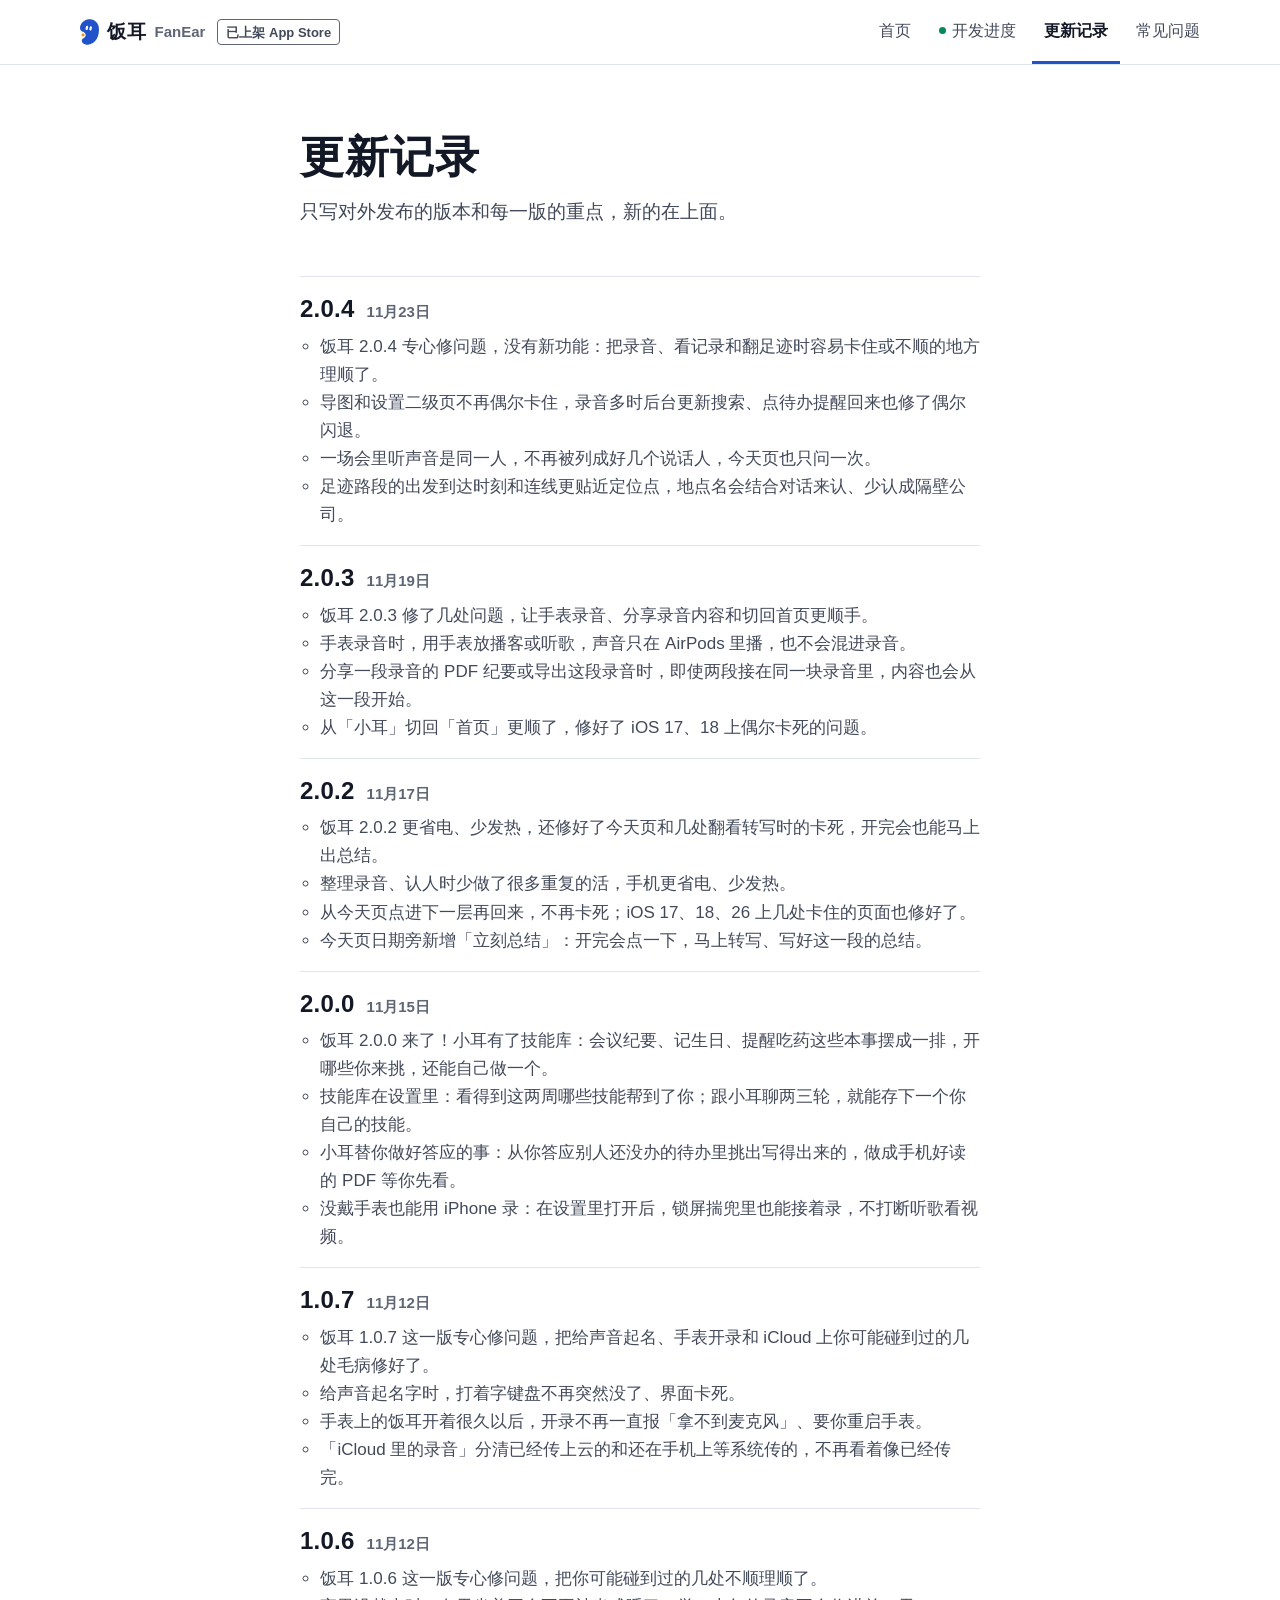
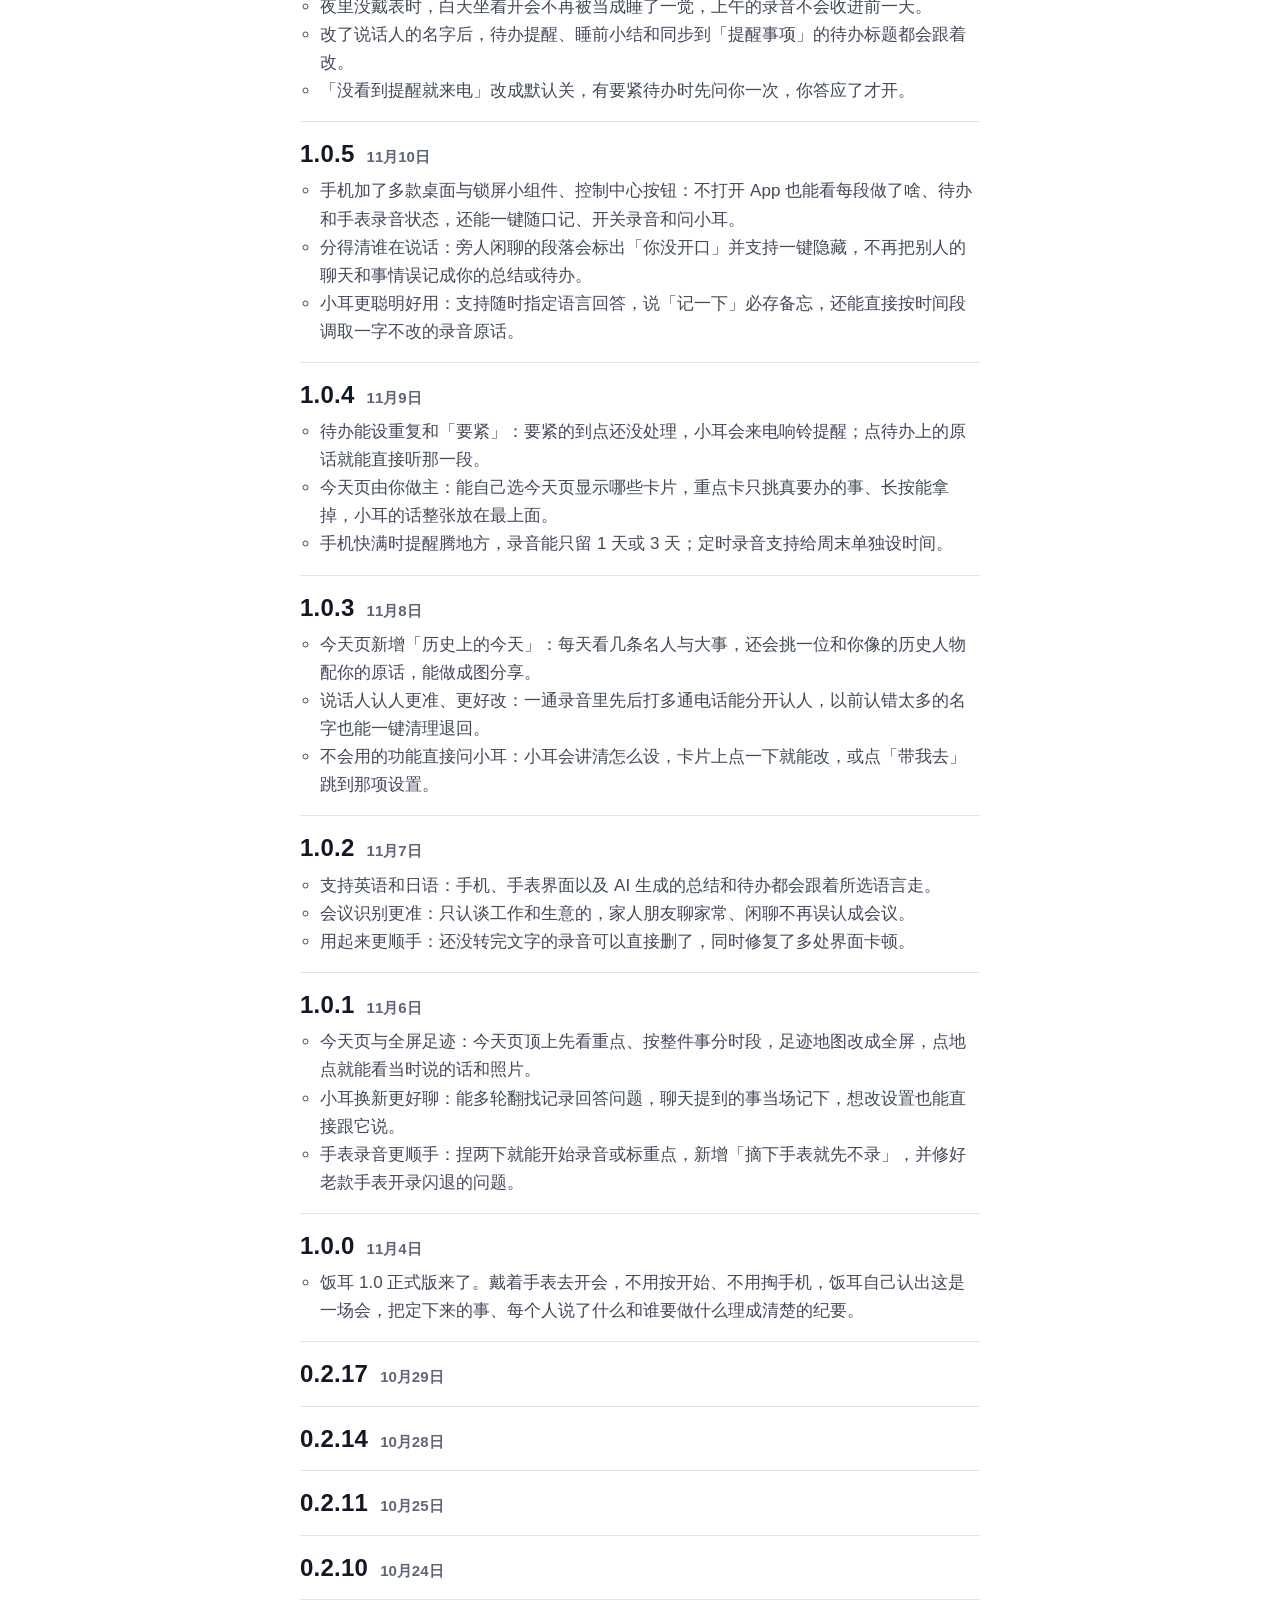
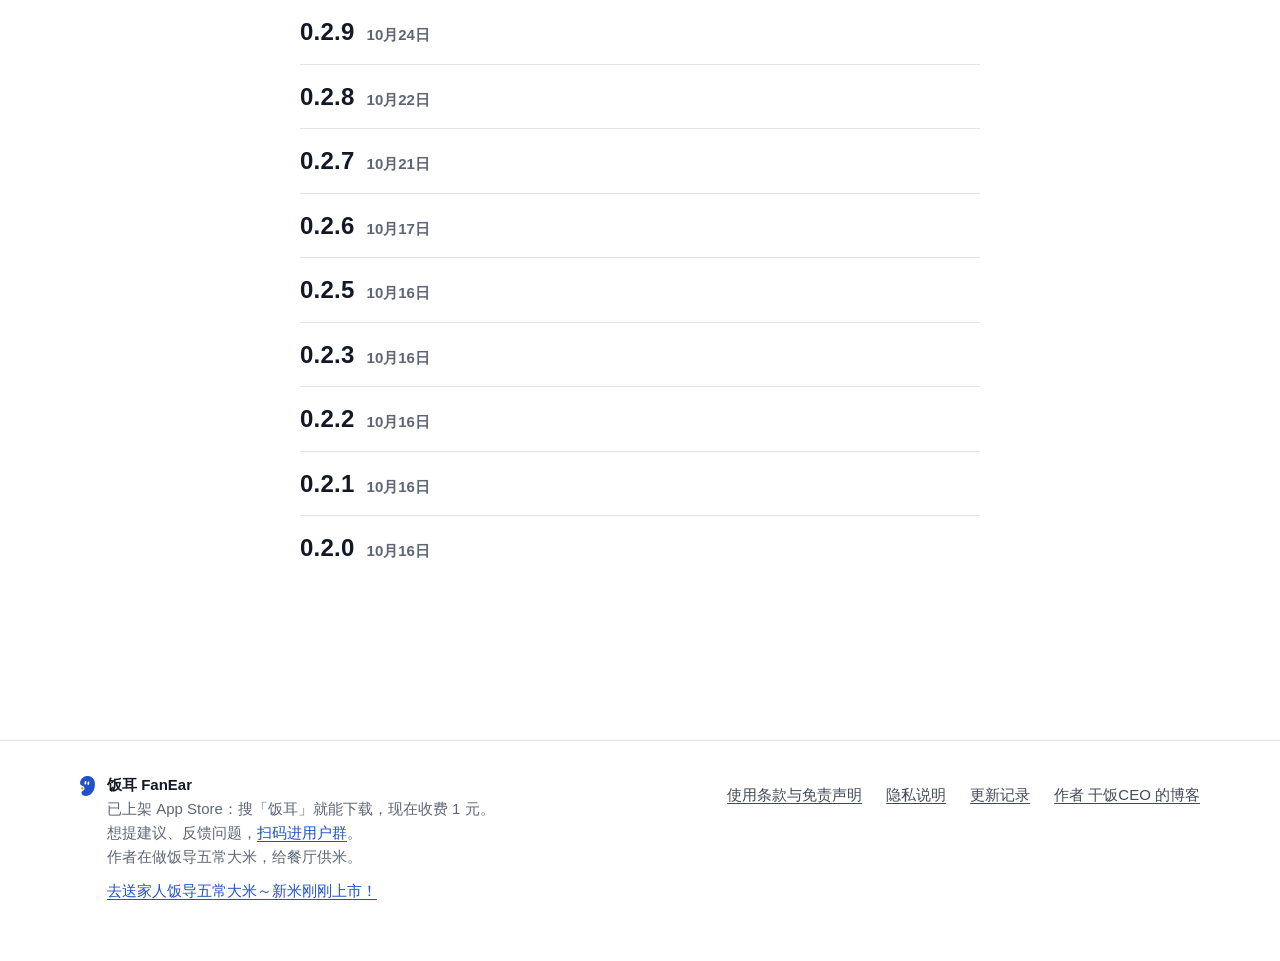
<file: changelog/index.html>
<!DOCTYPE html><html lang="zh-CN"><head><meta charset="utf-8"><meta name="viewport" content="width=device-width, initial-scale=1"><title>更新记录｜饭耳 FanEar</title><meta name="description" content="饭耳对外发布的每个版本和它的重点。"><link rel="canonical" href="https://fanear.fandao.dev/changelog/"><link rel="icon" href="/favicon.ico" sizes="48x48"><link rel="icon" href="/favicon.png" type="image/png"><link rel="apple-touch-icon" href="/apple-touch-icon.png"><meta name="theme-color" content="#ffffff"><meta property="og:type" content="website"><meta property="og:site_name" content="饭耳 FanEar"><meta property="og:title" content="更新记录"><meta property="og:description" content="饭耳对外发布的每个版本和它的重点。"><meta property="og:url" content="https://fanear.fandao.dev/changelog/"><meta property="og:image" content="https://fanear.fandao.dev/og-icon.png"><meta name="twitter:card" content="summary"><meta name="generator" content="Astro v7.3.7"><style>.page-intro[data-astro-cid-p7p4gz5s]{padding:var(--s-7) 0 var(--s-6)}h1[data-astro-cid-p7p4gz5s]{letter-spacing:.02em;font-size:34px;line-height:1.25}.page-lead[data-astro-cid-p7p4gz5s]{max-width:var(--measure);margin-top:var(--s-3);color:var(--c-ink-2);font-size:18px;line-height:1.7}.page-lead[data-astro-cid-p7p4gz5s] p+p{margin-top:var(--s-2)}@media (width>=768px){.page-intro[data-astro-cid-p7p4gz5s]{padding:var(--s-8) 0 var(--s-7)}h1[data-astro-cid-p7p4gz5s]{font-size:44px}.page-lead[data-astro-cid-p7p4gz5s]{font-size:19px}}
</style><link rel="stylesheet" href="/_astro/Base.Cocr5yV3.css"><style>.wrap[data-astro-cid-l7qxtvnw]{max-width:calc(var(--measure) + 2 * var(--gutter));padding:0 var(--gutter) var(--s-8);margin:0 auto}.versions[data-astro-cid-l7qxtvnw]{margin:0;padding:0;list-style:none}.version[data-astro-cid-l7qxtvnw]{padding:var(--s-4) 0;border-top:1px solid var(--c-line);scroll-margin-top:var(--s-4)}.version-head[data-astro-cid-l7qxtvnw]{align-items:baseline;gap:var(--s-1) var(--s-3);flex-wrap:wrap;display:flex}h2[data-astro-cid-l7qxtvnw]{letter-spacing:.01em;font-size:24px;font-weight:800}h2[data-astro-cid-l7qxtvnw] a[data-astro-cid-l7qxtvnw]{color:var(--c-ink);text-decoration:none}h2[data-astro-cid-l7qxtvnw] a[data-astro-cid-l7qxtvnw]:hover{color:var(--c-me)}time[data-astro-cid-l7qxtvnw]{color:var(--c-ink-3);font-variant-numeric:tabular-nums;font-size:15px;font-weight:600}.highlights[data-astro-cid-l7qxtvnw]{margin:var(--s-2) 0 0;color:var(--c-ink-2);padding-left:1.2em;font-size:17px;line-height:1.65}
</style></head><body><a class="skip-link" href="#main">跳到正文</a><header class="site-header" data-astro-cid-nen7h5rs><div class="header-inner" data-astro-cid-nen7h5rs><a class="brand" href="/" data-astro-cid-nen7h5rs><svg class="logo" width="19" height="26" viewBox="260 150 536 721" aria-hidden="true" focusable="false" data-astro-cid-f7espo7c><path class="logo-me" d="M516.00 151.24C513.08 151.45 507.33 151.85 503.00 152.29C498.67 152.72 494.33 153.20 490.00 153.84C485.67 154.48 481.33 155.25 477.00 156.11C472.67 156.96 468.33 157.89 464.00 158.94C459.67 159.99 455.33 161.14 451.00 162.40C446.67 163.67 442.33 165.03 438.00 166.54C433.67 168.05 429.33 169.69 425.00 171.45C420.67 173.20 416.33 175.06 412.00 177.07C407.67 179.08 403.33 181.23 399.00 183.54C394.67 185.84 390.33 188.29 386.00 190.92C381.67 193.54 377.33 196.32 373.00 199.30C368.67 202.28 364.33 205.40 360.00 208.77C355.67 212.15 351.32 215.75 347.00 219.55C342.68 223.35 338.24 227.40 334.09 231.56C329.93 235.71 325.86 240.18 322.07 244.50C318.29 248.82 314.74 253.17 311.38 257.50C308.02 261.83 304.88 266.17 301.91 270.50C298.94 274.83 296.17 279.17 293.56 283.50C290.95 287.83 288.52 292.17 286.25 296.50C283.97 300.83 281.88 305.17 279.92 309.50C277.97 313.83 276.17 318.17 274.53 322.50C272.89 326.83 271.41 331.17 270.06 335.50C268.72 339.83 267.52 344.17 266.46 348.50C265.40 352.83 264.46 357.17 263.71 361.50C262.95 365.83 262.36 370.17 261.91 374.50C261.46 378.83 261.14 383.17 261.02 387.50C260.90 391.83 260.94 396.17 261.19 400.50C261.44 404.83 261.87 409.17 262.53 413.50C263.19 417.83 264.02 422.17 265.13 426.50C266.24 430.83 267.52 435.17 269.20 439.50C270.88 443.83 272.80 448.17 275.21 452.50C277.63 456.83 280.33 461.22 283.71 465.50C287.09 469.78 291.37 474.44 295.50 478.20C299.64 481.96 304.17 485.22 308.50 488.07C312.83 490.92 317.17 493.20 321.50 495.30C325.83 497.39 330.17 498.87 334.50 500.65C338.83 502.42 343.17 504.01 347.50 505.96C351.83 507.91 356.17 509.97 360.50 512.34C364.83 514.71 369.17 517.21 373.50 520.18C377.83 523.15 382.33 526.43 386.50 530.15C390.66 533.87 394.98 538.28 398.49 542.50C402.00 546.73 404.99 551.17 407.57 555.50C410.14 559.83 412.23 564.17 413.94 568.50C415.66 572.83 416.92 577.17 417.86 581.50C418.81 585.83 419.41 590.17 419.62 594.50C419.83 598.83 419.64 603.17 419.11 607.50C418.57 611.83 417.68 616.17 416.41 620.50C415.13 624.83 413.57 629.17 411.46 633.50C409.35 637.83 406.83 642.18 403.74 646.50C400.65 650.82 396.88 655.43 392.92 659.44C388.96 663.45 384.32 667.30 380.00 670.57C375.68 673.84 371.33 676.48 367.00 679.06C362.67 681.64 358.33 683.49 354.00 686.05C349.67 688.62 345.22 691.05 341.00 694.46C336.78 697.87 332.15 702.33 328.66 706.50C325.16 710.67 322.39 715.17 320.04 719.50C317.69 723.83 315.96 728.17 314.57 732.50C313.18 736.83 312.25 741.17 311.72 745.50C311.20 749.83 311.15 754.17 311.41 758.50C311.67 762.83 312.31 767.17 313.29 771.50C314.27 775.83 315.61 780.17 317.29 784.50C318.97 788.83 320.96 793.17 323.37 797.50C325.78 801.83 328.52 806.18 331.75 810.50C334.98 814.82 338.77 819.36 342.73 823.44C346.69 827.52 351.20 831.52 355.50 834.97C359.80 838.42 364.17 841.41 368.50 844.15C372.83 846.90 377.17 849.24 381.50 851.42C385.83 853.61 390.17 855.53 394.50 857.26C398.83 858.99 403.17 860.47 407.50 861.80C411.83 863.12 416.17 864.24 420.50 865.21C424.83 866.17 429.17 866.95 433.50 867.59C437.83 868.22 442.17 868.71 446.50 869.03C450.83 869.35 455.17 869.44 459.50 869.50C463.83 869.56 468.17 869.54 472.50 869.37C476.83 869.20 481.17 868.87 485.50 868.46C489.83 868.06 494.17 867.53 498.50 866.92C502.83 866.30 507.17 865.60 511.50 864.78C515.83 863.97 520.17 863.08 524.50 862.04C528.83 861.01 533.17 859.83 537.50 858.57C541.83 857.31 546.17 855.95 550.50 854.49C554.83 853.03 559.17 851.50 563.50 849.82C567.83 848.15 572.17 846.34 576.50 844.43C580.83 842.52 585.17 840.52 589.50 838.37C593.83 836.21 598.17 833.90 602.50 831.48C606.83 829.06 611.17 826.52 615.50 823.82C619.83 821.13 624.17 818.29 628.50 815.31C632.83 812.32 637.17 809.21 641.50 805.90C645.83 802.59 650.17 799.10 654.50 795.43C658.83 791.77 663.36 787.77 667.48 783.93C671.59 780.08 675.24 776.43 679.19 772.36C683.13 768.29 687.36 763.81 691.15 759.50C694.94 755.19 698.49 750.83 701.92 746.50C705.36 742.17 708.63 737.83 711.78 733.50C714.92 729.17 717.92 724.83 720.80 720.50C723.68 716.17 726.42 711.83 729.06 707.50C731.70 703.17 734.20 698.83 736.62 694.50C739.04 690.17 741.37 685.83 743.57 681.50C745.77 677.17 747.84 672.83 749.84 668.50C751.84 664.17 753.75 659.83 755.57 655.50C757.39 651.17 759.11 646.83 760.76 642.50C762.41 638.17 763.99 633.83 765.48 629.50C766.98 625.17 768.39 620.83 769.73 616.50C771.06 612.17 772.31 607.83 773.51 603.50C774.72 599.17 775.85 594.83 776.93 590.50C778.01 586.17 779.04 581.83 779.99 577.50C780.94 573.17 781.81 568.83 782.63 564.50C783.46 560.17 784.23 555.83 784.95 551.50C785.68 547.17 786.36 542.83 787.00 538.50C787.64 534.17 788.22 529.83 788.78 525.50C789.34 521.17 789.87 516.83 790.35 512.50C790.83 508.17 791.27 503.83 791.67 499.50C792.07 495.17 792.44 490.83 792.76 486.50C793.08 482.17 793.37 477.83 793.59 473.50C793.81 469.17 793.96 464.83 794.11 460.50C794.26 456.17 794.46 451.83 794.50 447.50C794.54 443.17 794.43 438.83 794.32 434.50C794.21 430.17 794.07 425.83 793.85 421.50C793.62 417.17 793.34 412.83 793.00 408.50C792.66 404.17 792.27 399.83 791.81 395.50C791.35 391.17 790.85 386.83 790.24 382.50C789.63 378.17 788.92 373.83 788.13 369.50C787.34 365.17 786.49 360.83 785.51 356.50C784.54 352.17 783.46 347.83 782.28 343.50C781.11 339.17 779.85 334.83 778.47 330.50C777.09 326.17 775.60 321.83 773.99 317.50C772.37 313.17 770.65 308.83 768.77 304.50C766.89 300.17 764.89 295.83 762.70 291.50C760.51 287.17 758.18 282.83 755.65 278.50C753.11 274.17 750.40 269.83 747.48 265.50C744.57 261.17 741.48 256.83 738.17 252.50C734.85 248.17 731.39 243.83 727.61 239.50C723.83 235.17 719.68 230.67 715.49 226.54C711.31 222.41 706.83 218.43 702.50 214.72C698.17 211.00 693.83 207.52 689.50 204.23C685.17 200.94 680.83 197.87 676.50 194.99C672.17 192.10 667.83 189.44 663.50 186.92C659.17 184.40 654.83 182.09 650.50 179.88C646.17 177.67 641.83 175.58 637.50 173.66C633.17 171.74 628.83 169.99 624.50 168.35C620.17 166.72 615.83 165.24 611.50 163.84C607.17 162.44 602.83 161.11 598.50 159.96C594.17 158.80 589.83 157.84 585.50 156.92C581.17 156.01 576.83 155.18 572.50 154.48C568.17 153.78 563.83 153.22 559.50 152.74C555.17 152.26 550.83 151.88 546.50 151.59C542.17 151.30 537.83 151.10 533.50 151.01C529.17 150.92 523.42 151.00 520.50 151.04C517.58 151.08 518.92 151.04 516.00 151.24Z" data-astro-cid-f7espo7c></path><g data-astro-cid-f7espo7c><rect class="logo-eye" x="422.04" y="332.26" width="61.82" height="122.50" rx="30.91" transform="rotate(11.69 452.95 393.51)" data-astro-cid-f7espo7c></rect><rect class="logo-eye" x="528.56" y="346.31" width="62.08" height="123.98" rx="31.04" transform="rotate(11.92 559.60 408.30)" data-astro-cid-f7espo7c></rect></g><circle class="logo-p1" cx="344.18" cy="597.57" r="41.83" data-astro-cid-f7espo7c></circle></svg><span class="brand-name" data-astro-cid-nen7h5rs>饭耳</span><span class="brand-en" data-astro-cid-nen7h5rs>FanEar</span></a><a class="status" href="/changelog/" title="搜「饭耳」就能下载，现在收费 1 元。" data-astro-cid-nen7h5rs>已上架 App Store</a><nav class="site-nav" aria-label="栏目" data-astro-cid-nen7h5rs><a href="/" data-astro-cid-nen7h5rs>首页</a><a href="/progress/" data-astro-cid-nen7h5rs><i class="live-dot" aria-hidden="true" data-astro-cid-nen7h5rs></i>开发进度</a><a href="/changelog/" aria-current="page" data-astro-cid-nen7h5rs>更新记录</a><a href="/faq/" data-astro-cid-nen7h5rs>常见问题</a></nav></div></header><main id="main" class="wrap" data-astro-cid-l7qxtvnw><header class="page-intro" data-astro-cid-p7p4gz5s><h1 data-astro-cid-p7p4gz5s>更新记录</h1><div class="page-lead" data-astro-cid-p7p4gz5s><p data-astro-cid-l7qxtvnw>只写对外发布的版本和每一版的重点，新的在上面。</p></div></header><ol class="versions" data-astro-cid-l7qxtvnw><li id="v2-0-4" class="version" data-astro-cid-l7qxtvnw><div class="version-head" data-astro-cid-l7qxtvnw><h2 data-astro-cid-l7qxtvnw><a href="#v2-0-4" data-astro-cid-l7qxtvnw>2.0.4</a></h2><time datetime="2026-11-23" data-astro-cid-l7qxtvnw>11月23日</time></div><ul class="highlights" data-astro-cid-l7qxtvnw><li data-astro-cid-l7qxtvnw>饭耳 2.0.4 专心修问题，没有新功能：把录音、看记录和翻足迹时容易卡住或不顺的地方理顺了。</li><li data-astro-cid-l7qxtvnw>导图和设置二级页不再偶尔卡住，录音多时后台更新搜索、点待办提醒回来也修了偶尔闪退。</li><li data-astro-cid-l7qxtvnw>一场会里听声音是同一人，不再被列成好几个说话人，今天页也只问一次。</li><li data-astro-cid-l7qxtvnw>足迹路段的出发到达时刻和连线更贴近定位点，地点名会结合对话来认、少认成隔壁公司。</li></ul></li><li id="v2-0-3" class="version" data-astro-cid-l7qxtvnw><div class="version-head" data-astro-cid-l7qxtvnw><h2 data-astro-cid-l7qxtvnw><a href="#v2-0-3" data-astro-cid-l7qxtvnw>2.0.3</a></h2><time datetime="2026-11-19" data-astro-cid-l7qxtvnw>11月19日</time></div><ul class="highlights" data-astro-cid-l7qxtvnw><li data-astro-cid-l7qxtvnw>饭耳 2.0.3 修了几处问题，让手表录音、分享录音内容和切回首页更顺手。</li><li data-astro-cid-l7qxtvnw>手表录音时，用手表放播客或听歌，声音只在 AirPods 里播，也不会混进录音。</li><li data-astro-cid-l7qxtvnw>分享一段录音的 PDF 纪要或导出这段录音时，即使两段接在同一块录音里，内容也会从这一段开始。</li><li data-astro-cid-l7qxtvnw>从「小耳」切回「首页」更顺了，修好了 iOS 17、18 上偶尔卡死的问题。</li></ul></li><li id="v2-0-2" class="version" data-astro-cid-l7qxtvnw><div class="version-head" data-astro-cid-l7qxtvnw><h2 data-astro-cid-l7qxtvnw><a href="#v2-0-2" data-astro-cid-l7qxtvnw>2.0.2</a></h2><time datetime="2026-11-17" data-astro-cid-l7qxtvnw>11月17日</time></div><ul class="highlights" data-astro-cid-l7qxtvnw><li data-astro-cid-l7qxtvnw>饭耳 2.0.2 更省电、少发热，还修好了今天页和几处翻看转写时的卡死，开完会也能马上出总结。</li><li data-astro-cid-l7qxtvnw>整理录音、认人时少做了很多重复的活，手机更省电、少发热。</li><li data-astro-cid-l7qxtvnw>从今天页点进下一层再回来，不再卡死；iOS 17、18、26 上几处卡住的页面也修好了。</li><li data-astro-cid-l7qxtvnw>今天页日期旁新增「立刻总结」：开完会点一下，马上转写、写好这一段的总结。</li></ul></li><li id="v2-0-0" class="version" data-astro-cid-l7qxtvnw><div class="version-head" data-astro-cid-l7qxtvnw><h2 data-astro-cid-l7qxtvnw><a href="#v2-0-0" data-astro-cid-l7qxtvnw>2.0.0</a></h2><time datetime="2026-11-15" data-astro-cid-l7qxtvnw>11月15日</time></div><ul class="highlights" data-astro-cid-l7qxtvnw><li data-astro-cid-l7qxtvnw>饭耳 2.0.0 来了！小耳有了技能库：会议纪要、记生日、提醒吃药这些本事摆成一排，开哪些你来挑，还能自己做一个。</li><li data-astro-cid-l7qxtvnw>技能库在设置里：看得到这两周哪些技能帮到了你；跟小耳聊两三轮，就能存下一个你自己的技能。</li><li data-astro-cid-l7qxtvnw>小耳替你做好答应的事：从你答应别人还没办的待办里挑出写得出来的，做成手机好读的 PDF 等你先看。</li><li data-astro-cid-l7qxtvnw>没戴手表也能用 iPhone 录：在设置里打开后，锁屏揣兜里也能接着录，不打断听歌看视频。</li></ul></li><li id="v1-0-7" class="version" data-astro-cid-l7qxtvnw><div class="version-head" data-astro-cid-l7qxtvnw><h2 data-astro-cid-l7qxtvnw><a href="#v1-0-7" data-astro-cid-l7qxtvnw>1.0.7</a></h2><time datetime="2026-11-12" data-astro-cid-l7qxtvnw>11月12日</time></div><ul class="highlights" data-astro-cid-l7qxtvnw><li data-astro-cid-l7qxtvnw>饭耳 1.0.7 这一版专心修问题，把给声音起名、手表开录和 iCloud 上你可能碰到过的几处毛病修好了。</li><li data-astro-cid-l7qxtvnw>给声音起名字时，打着字键盘不再突然没了、界面卡死。</li><li data-astro-cid-l7qxtvnw>手表上的饭耳开着很久以后，开录不再一直报「拿不到麦克风」、要你重启手表。</li><li data-astro-cid-l7qxtvnw>「iCloud 里的录音」分清已经传上云的和还在手机上等系统传的，不再看着像已经传完。</li></ul></li><li id="v1-0-6" class="version" data-astro-cid-l7qxtvnw><div class="version-head" data-astro-cid-l7qxtvnw><h2 data-astro-cid-l7qxtvnw><a href="#v1-0-6" data-astro-cid-l7qxtvnw>1.0.6</a></h2><time datetime="2026-11-12" data-astro-cid-l7qxtvnw>11月12日</time></div><ul class="highlights" data-astro-cid-l7qxtvnw><li data-astro-cid-l7qxtvnw>饭耳 1.0.6 这一版专心修问题，把你可能碰到过的几处不顺理顺了。</li><li data-astro-cid-l7qxtvnw>夜里没戴表时，白天坐着开会不再被当成睡了一觉，上午的录音不会收进前一天。</li><li data-astro-cid-l7qxtvnw>改了说话人的名字后，待办提醒、睡前小结和同步到「提醒事项」的待办标题都会跟着改。</li><li data-astro-cid-l7qxtvnw>「没看到提醒就来电」改成默认关，有要紧待办时先问你一次，你答应了才开。</li></ul></li><li id="v1-0-5" class="version" data-astro-cid-l7qxtvnw><div class="version-head" data-astro-cid-l7qxtvnw><h2 data-astro-cid-l7qxtvnw><a href="#v1-0-5" data-astro-cid-l7qxtvnw>1.0.5</a></h2><time datetime="2026-11-10" data-astro-cid-l7qxtvnw>11月10日</time></div><ul class="highlights" data-astro-cid-l7qxtvnw><li data-astro-cid-l7qxtvnw>手机加了多款桌面与锁屏小组件、控制中心按钮：不打开 App 也能看每段做了啥、待办和手表录音状态，还能一键随口记、开关录音和问小耳。</li><li data-astro-cid-l7qxtvnw>分得清谁在说话：旁人闲聊的段落会标出「你没开口」并支持一键隐藏，不再把别人的聊天和事情误记成你的总结或待办。</li><li data-astro-cid-l7qxtvnw>小耳更聪明好用：支持随时指定语言回答，说「记一下」必存备忘，还能直接按时间段调取一字不改的录音原话。</li></ul></li><li id="v1-0-4" class="version" data-astro-cid-l7qxtvnw><div class="version-head" data-astro-cid-l7qxtvnw><h2 data-astro-cid-l7qxtvnw><a href="#v1-0-4" data-astro-cid-l7qxtvnw>1.0.4</a></h2><time datetime="2026-11-09" data-astro-cid-l7qxtvnw>11月9日</time></div><ul class="highlights" data-astro-cid-l7qxtvnw><li data-astro-cid-l7qxtvnw>待办能设重复和「要紧」：要紧的到点还没处理，小耳会来电响铃提醒；点待办上的原话就能直接听那一段。</li><li data-astro-cid-l7qxtvnw>今天页由你做主：能自己选今天页显示哪些卡片，重点卡只挑真要办的事、长按能拿掉，小耳的话整张放在最上面。</li><li data-astro-cid-l7qxtvnw>手机快满时提醒腾地方，录音能只留 1 天或 3 天；定时录音支持给周末单独设时间。</li></ul></li><li id="v1-0-3" class="version" data-astro-cid-l7qxtvnw><div class="version-head" data-astro-cid-l7qxtvnw><h2 data-astro-cid-l7qxtvnw><a href="#v1-0-3" data-astro-cid-l7qxtvnw>1.0.3</a></h2><time datetime="2026-11-08" data-astro-cid-l7qxtvnw>11月8日</time></div><ul class="highlights" data-astro-cid-l7qxtvnw><li data-astro-cid-l7qxtvnw>今天页新增「历史上的今天」：每天看几条名人与大事，还会挑一位和你像的历史人物配你的原话，能做成图分享。</li><li data-astro-cid-l7qxtvnw>说话人认人更准、更好改：一通录音里先后打多通电话能分开认人，以前认错太多的名字也能一键清理退回。</li><li data-astro-cid-l7qxtvnw>不会用的功能直接问小耳：小耳会讲清怎么设，卡片上点一下就能改，或点「带我去」跳到那项设置。</li></ul></li><li id="v1-0-2" class="version" data-astro-cid-l7qxtvnw><div class="version-head" data-astro-cid-l7qxtvnw><h2 data-astro-cid-l7qxtvnw><a href="#v1-0-2" data-astro-cid-l7qxtvnw>1.0.2</a></h2><time datetime="2026-11-07" data-astro-cid-l7qxtvnw>11月7日</time></div><ul class="highlights" data-astro-cid-l7qxtvnw><li data-astro-cid-l7qxtvnw>支持英语和日语：手机、手表界面以及 AI 生成的总结和待办都会跟着所选语言走。</li><li data-astro-cid-l7qxtvnw>会议识别更准：只认谈工作和生意的，家人朋友聊家常、闲聊不再误认成会议。</li><li data-astro-cid-l7qxtvnw>用起来更顺手：还没转完文字的录音可以直接删了，同时修复了多处界面卡顿。</li></ul></li><li id="v1-0-1" class="version" data-astro-cid-l7qxtvnw><div class="version-head" data-astro-cid-l7qxtvnw><h2 data-astro-cid-l7qxtvnw><a href="#v1-0-1" data-astro-cid-l7qxtvnw>1.0.1</a></h2><time datetime="2026-11-06" data-astro-cid-l7qxtvnw>11月6日</time></div><ul class="highlights" data-astro-cid-l7qxtvnw><li data-astro-cid-l7qxtvnw>今天页与全屏足迹：今天页顶上先看重点、按整件事分时段，足迹地图改成全屏，点地点就能看当时说的话和照片。</li><li data-astro-cid-l7qxtvnw>小耳换新更好聊：能多轮翻找记录回答问题，聊天提到的事当场记下，想改设置也能直接跟它说。</li><li data-astro-cid-l7qxtvnw>手表录音更顺手：捏两下就能开始录音或标重点，新增「摘下手表就先不录」，并修好老款手表开录闪退的问题。</li></ul></li><li id="v1-0-0" class="version" data-astro-cid-l7qxtvnw><div class="version-head" data-astro-cid-l7qxtvnw><h2 data-astro-cid-l7qxtvnw><a href="#v1-0-0" data-astro-cid-l7qxtvnw>1.0.0</a></h2><time datetime="2026-11-04" data-astro-cid-l7qxtvnw>11月4日</time></div><ul class="highlights" data-astro-cid-l7qxtvnw><li data-astro-cid-l7qxtvnw>饭耳 1.0 正式版来了。戴着手表去开会，不用按开始、不用掏手机，饭耳自己认出这是一场会，把定下来的事、每个人说了什么和谁要做什么理成清楚的纪要。</li></ul></li><li id="v0-2-17" class="version" data-astro-cid-l7qxtvnw><div class="version-head" data-astro-cid-l7qxtvnw><h2 data-astro-cid-l7qxtvnw><a href="#v0-2-17" data-astro-cid-l7qxtvnw>0.2.17</a></h2><time datetime="2026-10-29" data-astro-cid-l7qxtvnw>10月29日</time></div></li><li id="v0-2-14" class="version" data-astro-cid-l7qxtvnw><div class="version-head" data-astro-cid-l7qxtvnw><h2 data-astro-cid-l7qxtvnw><a href="#v0-2-14" data-astro-cid-l7qxtvnw>0.2.14</a></h2><time datetime="2026-10-28" data-astro-cid-l7qxtvnw>10月28日</time></div></li><li id="v0-2-11" class="version" data-astro-cid-l7qxtvnw><div class="version-head" data-astro-cid-l7qxtvnw><h2 data-astro-cid-l7qxtvnw><a href="#v0-2-11" data-astro-cid-l7qxtvnw>0.2.11</a></h2><time datetime="2026-10-25" data-astro-cid-l7qxtvnw>10月25日</time></div></li><li id="v0-2-10" class="version" data-astro-cid-l7qxtvnw><div class="version-head" data-astro-cid-l7qxtvnw><h2 data-astro-cid-l7qxtvnw><a href="#v0-2-10" data-astro-cid-l7qxtvnw>0.2.10</a></h2><time datetime="2026-10-24" data-astro-cid-l7qxtvnw>10月24日</time></div></li><li id="v0-2-9" class="version" data-astro-cid-l7qxtvnw><div class="version-head" data-astro-cid-l7qxtvnw><h2 data-astro-cid-l7qxtvnw><a href="#v0-2-9" data-astro-cid-l7qxtvnw>0.2.9</a></h2><time datetime="2026-10-24" data-astro-cid-l7qxtvnw>10月24日</time></div></li><li id="v0-2-8" class="version" data-astro-cid-l7qxtvnw><div class="version-head" data-astro-cid-l7qxtvnw><h2 data-astro-cid-l7qxtvnw><a href="#v0-2-8" data-astro-cid-l7qxtvnw>0.2.8</a></h2><time datetime="2026-10-22" data-astro-cid-l7qxtvnw>10月22日</time></div></li><li id="v0-2-7" class="version" data-astro-cid-l7qxtvnw><div class="version-head" data-astro-cid-l7qxtvnw><h2 data-astro-cid-l7qxtvnw><a href="#v0-2-7" data-astro-cid-l7qxtvnw>0.2.7</a></h2><time datetime="2026-10-21" data-astro-cid-l7qxtvnw>10月21日</time></div></li><li id="v0-2-6" class="version" data-astro-cid-l7qxtvnw><div class="version-head" data-astro-cid-l7qxtvnw><h2 data-astro-cid-l7qxtvnw><a href="#v0-2-6" data-astro-cid-l7qxtvnw>0.2.6</a></h2><time datetime="2026-10-17" data-astro-cid-l7qxtvnw>10月17日</time></div></li><li id="v0-2-5" class="version" data-astro-cid-l7qxtvnw><div class="version-head" data-astro-cid-l7qxtvnw><h2 data-astro-cid-l7qxtvnw><a href="#v0-2-5" data-astro-cid-l7qxtvnw>0.2.5</a></h2><time datetime="2026-10-16" data-astro-cid-l7qxtvnw>10月16日</time></div></li><li id="v0-2-3" class="version" data-astro-cid-l7qxtvnw><div class="version-head" data-astro-cid-l7qxtvnw><h2 data-astro-cid-l7qxtvnw><a href="#v0-2-3" data-astro-cid-l7qxtvnw>0.2.3</a></h2><time datetime="2026-10-16" data-astro-cid-l7qxtvnw>10月16日</time></div></li><li id="v0-2-2" class="version" data-astro-cid-l7qxtvnw><div class="version-head" data-astro-cid-l7qxtvnw><h2 data-astro-cid-l7qxtvnw><a href="#v0-2-2" data-astro-cid-l7qxtvnw>0.2.2</a></h2><time datetime="2026-10-16" data-astro-cid-l7qxtvnw>10月16日</time></div></li><li id="v0-2-1" class="version" data-astro-cid-l7qxtvnw><div class="version-head" data-astro-cid-l7qxtvnw><h2 data-astro-cid-l7qxtvnw><a href="#v0-2-1" data-astro-cid-l7qxtvnw>0.2.1</a></h2><time datetime="2026-10-16" data-astro-cid-l7qxtvnw>10月16日</time></div></li><li id="v0-2-0" class="version" data-astro-cid-l7qxtvnw><div class="version-head" data-astro-cid-l7qxtvnw><h2 data-astro-cid-l7qxtvnw><a href="#v0-2-0" data-astro-cid-l7qxtvnw>0.2.0</a></h2><time datetime="2026-10-16" data-astro-cid-l7qxtvnw>10月16日</time></div></li></ol></main><footer class="site-footer" data-astro-cid-jo6i4kqk><div class="footer-inner" data-astro-cid-jo6i4kqk><div class="footer-brand" data-astro-cid-jo6i4kqk><svg class="logo" width="15" height="20" viewBox="260 150 536 721" aria-hidden="true" focusable="false" data-astro-cid-f7espo7c><path class="logo-me" d="M516.00 151.24C513.08 151.45 507.33 151.85 503.00 152.29C498.67 152.72 494.33 153.20 490.00 153.84C485.67 154.48 481.33 155.25 477.00 156.11C472.67 156.96 468.33 157.89 464.00 158.94C459.67 159.99 455.33 161.14 451.00 162.40C446.67 163.67 442.33 165.03 438.00 166.54C433.67 168.05 429.33 169.69 425.00 171.45C420.67 173.20 416.33 175.06 412.00 177.07C407.67 179.08 403.33 181.23 399.00 183.54C394.67 185.84 390.33 188.29 386.00 190.92C381.67 193.54 377.33 196.32 373.00 199.30C368.67 202.28 364.33 205.40 360.00 208.77C355.67 212.15 351.32 215.75 347.00 219.55C342.68 223.35 338.24 227.40 334.09 231.56C329.93 235.71 325.86 240.18 322.07 244.50C318.29 248.82 314.74 253.17 311.38 257.50C308.02 261.83 304.88 266.17 301.91 270.50C298.94 274.83 296.17 279.17 293.56 283.50C290.95 287.83 288.52 292.17 286.25 296.50C283.97 300.83 281.88 305.17 279.92 309.50C277.97 313.83 276.17 318.17 274.53 322.50C272.89 326.83 271.41 331.17 270.06 335.50C268.72 339.83 267.52 344.17 266.46 348.50C265.40 352.83 264.46 357.17 263.71 361.50C262.95 365.83 262.36 370.17 261.91 374.50C261.46 378.83 261.14 383.17 261.02 387.50C260.90 391.83 260.94 396.17 261.19 400.50C261.44 404.83 261.87 409.17 262.53 413.50C263.19 417.83 264.02 422.17 265.13 426.50C266.24 430.83 267.52 435.17 269.20 439.50C270.88 443.83 272.80 448.17 275.21 452.50C277.63 456.83 280.33 461.22 283.71 465.50C287.09 469.78 291.37 474.44 295.50 478.20C299.64 481.96 304.17 485.22 308.50 488.07C312.83 490.92 317.17 493.20 321.50 495.30C325.83 497.39 330.17 498.87 334.50 500.65C338.83 502.42 343.17 504.01 347.50 505.96C351.83 507.91 356.17 509.97 360.50 512.34C364.83 514.71 369.17 517.21 373.50 520.18C377.83 523.15 382.33 526.43 386.50 530.15C390.66 533.87 394.98 538.28 398.49 542.50C402.00 546.73 404.99 551.17 407.57 555.50C410.14 559.83 412.23 564.17 413.94 568.50C415.66 572.83 416.92 577.17 417.86 581.50C418.81 585.83 419.41 590.17 419.62 594.50C419.83 598.83 419.64 603.17 419.11 607.50C418.57 611.83 417.68 616.17 416.41 620.50C415.13 624.83 413.57 629.17 411.46 633.50C409.35 637.83 406.83 642.18 403.74 646.50C400.65 650.82 396.88 655.43 392.92 659.44C388.96 663.45 384.32 667.30 380.00 670.57C375.68 673.84 371.33 676.48 367.00 679.06C362.67 681.64 358.33 683.49 354.00 686.05C349.67 688.62 345.22 691.05 341.00 694.46C336.78 697.87 332.15 702.33 328.66 706.50C325.16 710.67 322.39 715.17 320.04 719.50C317.69 723.83 315.96 728.17 314.57 732.50C313.18 736.83 312.25 741.17 311.72 745.50C311.20 749.83 311.15 754.17 311.41 758.50C311.67 762.83 312.31 767.17 313.29 771.50C314.27 775.83 315.61 780.17 317.29 784.50C318.97 788.83 320.96 793.17 323.37 797.50C325.78 801.83 328.52 806.18 331.75 810.50C334.98 814.82 338.77 819.36 342.73 823.44C346.69 827.52 351.20 831.52 355.50 834.97C359.80 838.42 364.17 841.41 368.50 844.15C372.83 846.90 377.17 849.24 381.50 851.42C385.83 853.61 390.17 855.53 394.50 857.26C398.83 858.99 403.17 860.47 407.50 861.80C411.83 863.12 416.17 864.24 420.50 865.21C424.83 866.17 429.17 866.95 433.50 867.59C437.83 868.22 442.17 868.71 446.50 869.03C450.83 869.35 455.17 869.44 459.50 869.50C463.83 869.56 468.17 869.54 472.50 869.37C476.83 869.20 481.17 868.87 485.50 868.46C489.83 868.06 494.17 867.53 498.50 866.92C502.83 866.30 507.17 865.60 511.50 864.78C515.83 863.97 520.17 863.08 524.50 862.04C528.83 861.01 533.17 859.83 537.50 858.57C541.83 857.31 546.17 855.95 550.50 854.49C554.83 853.03 559.17 851.50 563.50 849.82C567.83 848.15 572.17 846.34 576.50 844.43C580.83 842.52 585.17 840.52 589.50 838.37C593.83 836.21 598.17 833.90 602.50 831.48C606.83 829.06 611.17 826.52 615.50 823.82C619.83 821.13 624.17 818.29 628.50 815.31C632.83 812.32 637.17 809.21 641.50 805.90C645.83 802.59 650.17 799.10 654.50 795.43C658.83 791.77 663.36 787.77 667.48 783.93C671.59 780.08 675.24 776.43 679.19 772.36C683.13 768.29 687.36 763.81 691.15 759.50C694.94 755.19 698.49 750.83 701.92 746.50C705.36 742.17 708.63 737.83 711.78 733.50C714.92 729.17 717.92 724.83 720.80 720.50C723.68 716.17 726.42 711.83 729.06 707.50C731.70 703.17 734.20 698.83 736.62 694.50C739.04 690.17 741.37 685.83 743.57 681.50C745.77 677.17 747.84 672.83 749.84 668.50C751.84 664.17 753.75 659.83 755.57 655.50C757.39 651.17 759.11 646.83 760.76 642.50C762.41 638.17 763.99 633.83 765.48 629.50C766.98 625.17 768.39 620.83 769.73 616.50C771.06 612.17 772.31 607.83 773.51 603.50C774.72 599.17 775.85 594.83 776.93 590.50C778.01 586.17 779.04 581.83 779.99 577.50C780.94 573.17 781.81 568.83 782.63 564.50C783.46 560.17 784.23 555.83 784.95 551.50C785.68 547.17 786.36 542.83 787.00 538.50C787.64 534.17 788.22 529.83 788.78 525.50C789.34 521.17 789.87 516.83 790.35 512.50C790.83 508.17 791.27 503.83 791.67 499.50C792.07 495.17 792.44 490.83 792.76 486.50C793.08 482.17 793.37 477.83 793.59 473.50C793.81 469.17 793.96 464.83 794.11 460.50C794.26 456.17 794.46 451.83 794.50 447.50C794.54 443.17 794.43 438.83 794.32 434.50C794.21 430.17 794.07 425.83 793.85 421.50C793.62 417.17 793.34 412.83 793.00 408.50C792.66 404.17 792.27 399.83 791.81 395.50C791.35 391.17 790.85 386.83 790.24 382.50C789.63 378.17 788.92 373.83 788.13 369.50C787.34 365.17 786.49 360.83 785.51 356.50C784.54 352.17 783.46 347.83 782.28 343.50C781.11 339.17 779.85 334.83 778.47 330.50C777.09 326.17 775.60 321.83 773.99 317.50C772.37 313.17 770.65 308.83 768.77 304.50C766.89 300.17 764.89 295.83 762.70 291.50C760.51 287.17 758.18 282.83 755.65 278.50C753.11 274.17 750.40 269.83 747.48 265.50C744.57 261.17 741.48 256.83 738.17 252.50C734.85 248.17 731.39 243.83 727.61 239.50C723.83 235.17 719.68 230.67 715.49 226.54C711.31 222.41 706.83 218.43 702.50 214.72C698.17 211.00 693.83 207.52 689.50 204.23C685.17 200.94 680.83 197.87 676.50 194.99C672.17 192.10 667.83 189.44 663.50 186.92C659.17 184.40 654.83 182.09 650.50 179.88C646.17 177.67 641.83 175.58 637.50 173.66C633.17 171.74 628.83 169.99 624.50 168.35C620.17 166.72 615.83 165.24 611.50 163.84C607.17 162.44 602.83 161.11 598.50 159.96C594.17 158.80 589.83 157.84 585.50 156.92C581.17 156.01 576.83 155.18 572.50 154.48C568.17 153.78 563.83 153.22 559.50 152.74C555.17 152.26 550.83 151.88 546.50 151.59C542.17 151.30 537.83 151.10 533.50 151.01C529.17 150.92 523.42 151.00 520.50 151.04C517.58 151.08 518.92 151.04 516.00 151.24Z" data-astro-cid-f7espo7c></path><g data-astro-cid-f7espo7c><rect class="logo-eye" x="422.04" y="332.26" width="61.82" height="122.50" rx="30.91" transform="rotate(11.69 452.95 393.51)" data-astro-cid-f7espo7c></rect><rect class="logo-eye" x="528.56" y="346.31" width="62.08" height="123.98" rx="31.04" transform="rotate(11.92 559.60 408.30)" data-astro-cid-f7espo7c></rect></g><circle class="logo-p1" cx="344.18" cy="597.57" r="41.83" data-astro-cid-f7espo7c></circle></svg><p data-astro-cid-jo6i4kqk><strong data-astro-cid-jo6i4kqk>饭耳 FanEar</strong><span class="footer-status" data-astro-cid-jo6i4kqk>已上架 App Store：搜「饭耳」就能下载，现在收费 1 元。</span><span class="footer-status" data-astro-cid-jo6i4kqk>想提建议、反馈问题，<a href="/#group" data-astro-cid-jo6i4kqk>扫码进用户群</a>。</span><span class="footer-status" data-astro-cid-jo6i4kqk>作者在做饭导五常大米，给餐厅供米。</span><a class="footer-shop" href="https://store.weixin.qq.com/shop/b/rKLGUz4XqmFKlfA?entrance_id=h5" data-astro-cid-jo6i4kqk>去送家人饭导五常大米～新米刚刚上市！</a></p></div><nav class="footer-links" aria-label="条款和其他" data-astro-cid-jo6i4kqk><a href="/terms/" data-astro-cid-jo6i4kqk>使用条款与免责声明</a><a href="/privacy/" data-astro-cid-jo6i4kqk>隐私说明</a><a href="/changelog/" data-astro-cid-jo6i4kqk>更新记录</a><a href="https://ceo.fandao.dev/" data-astro-cid-jo6i4kqk>作者 干饭CEO 的博客</a></nav></div></footer></body></html>
</file>
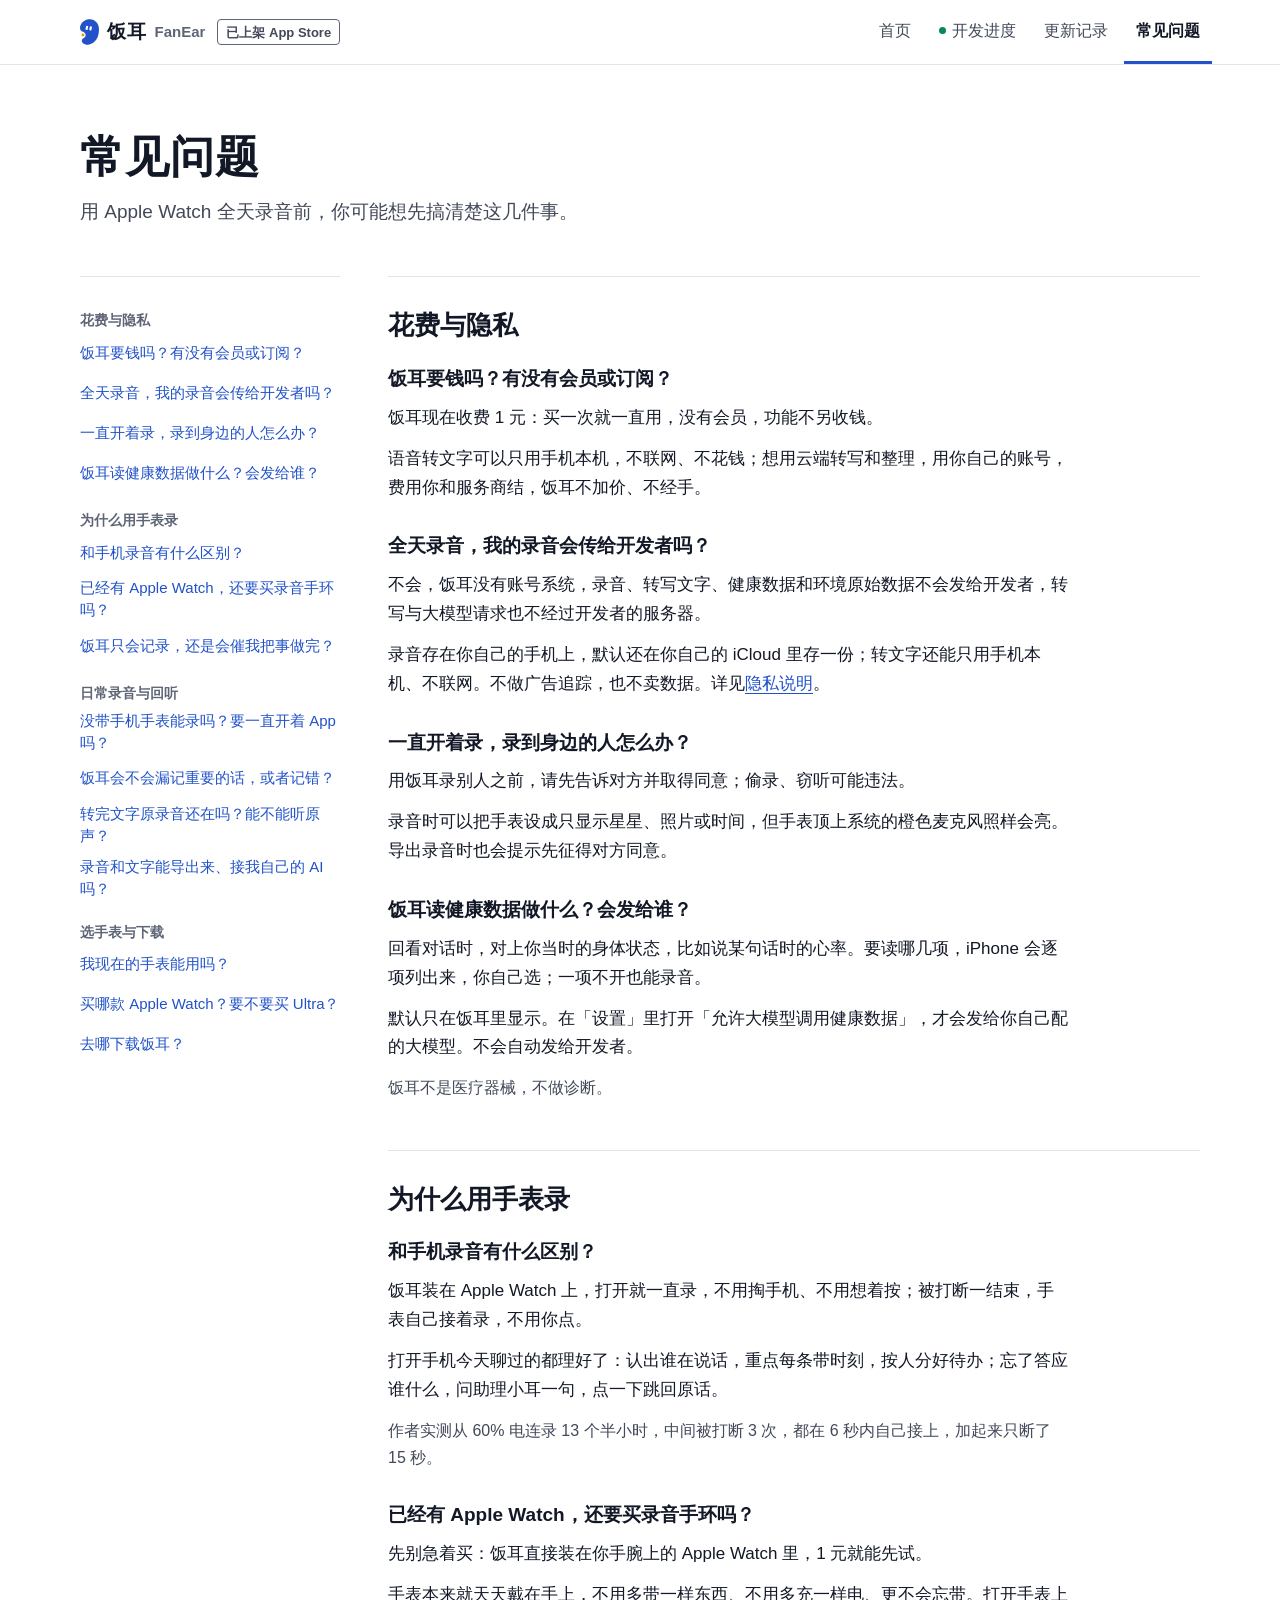
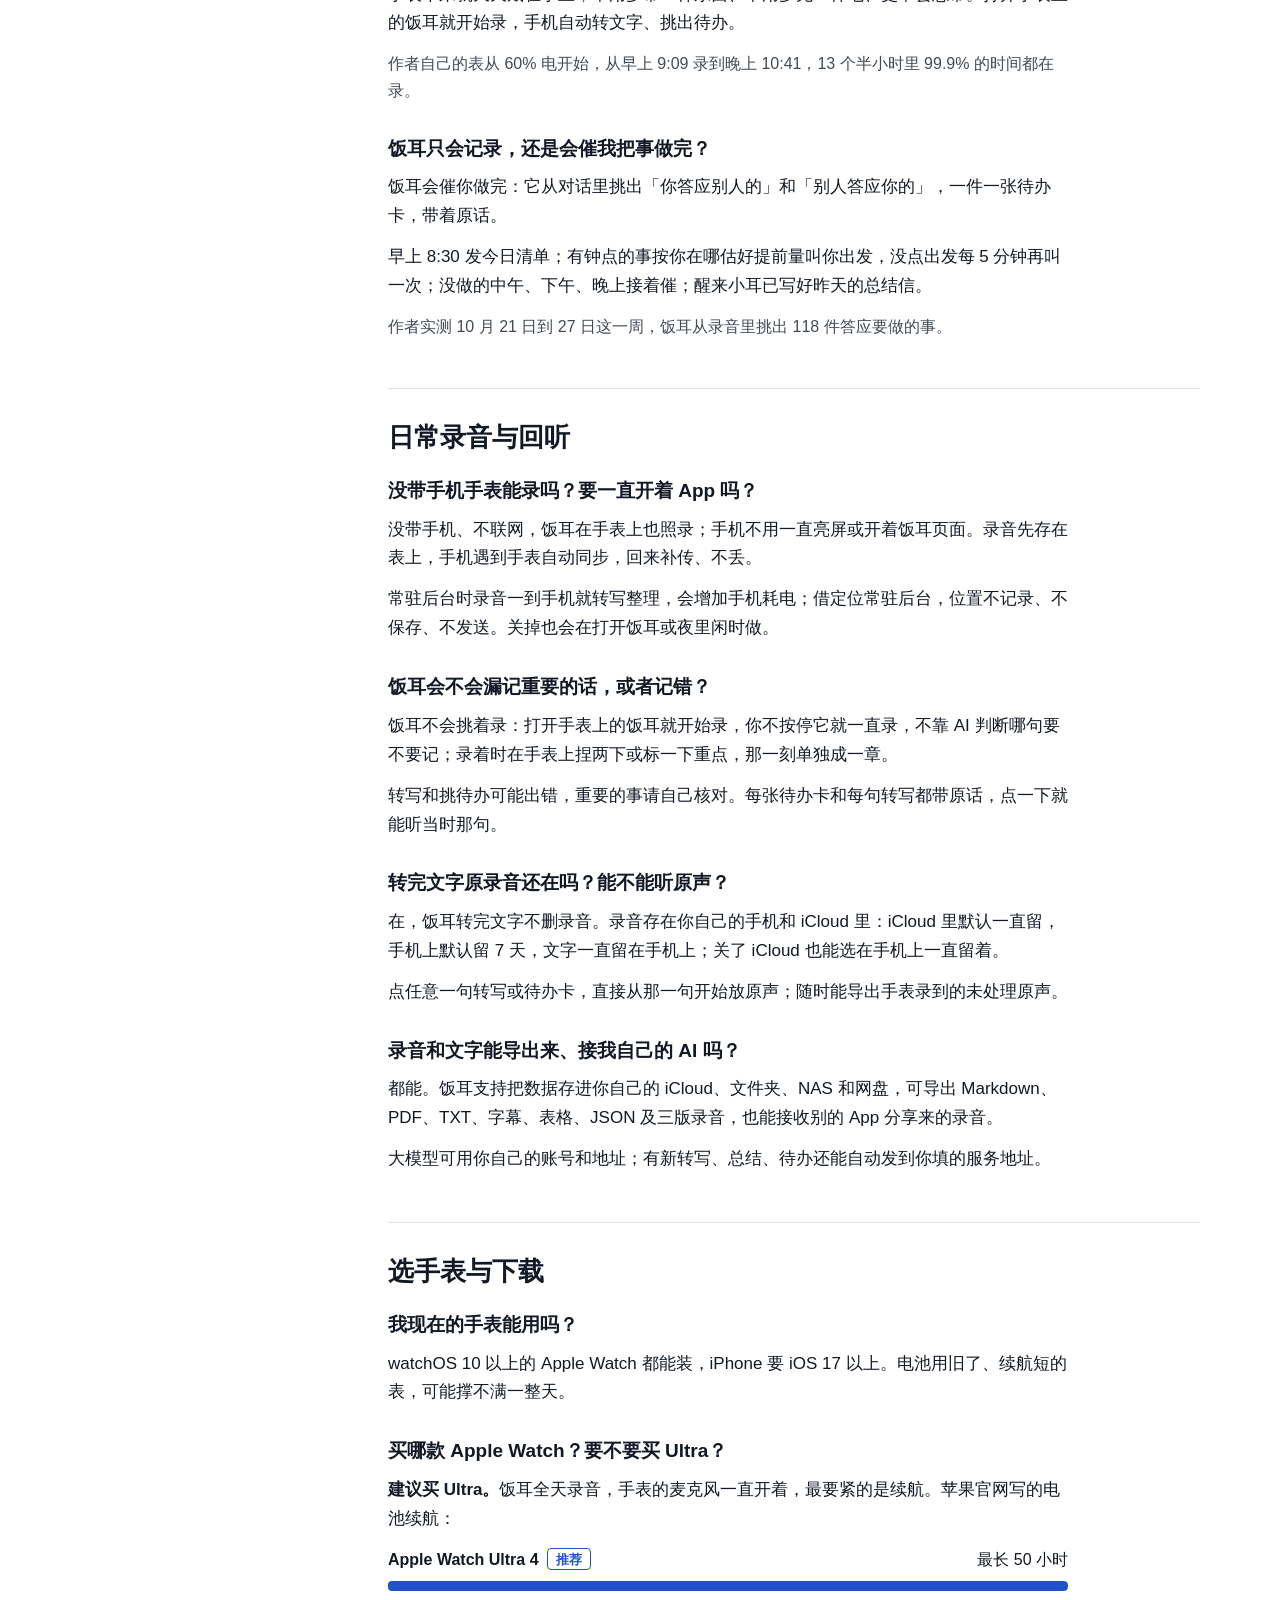
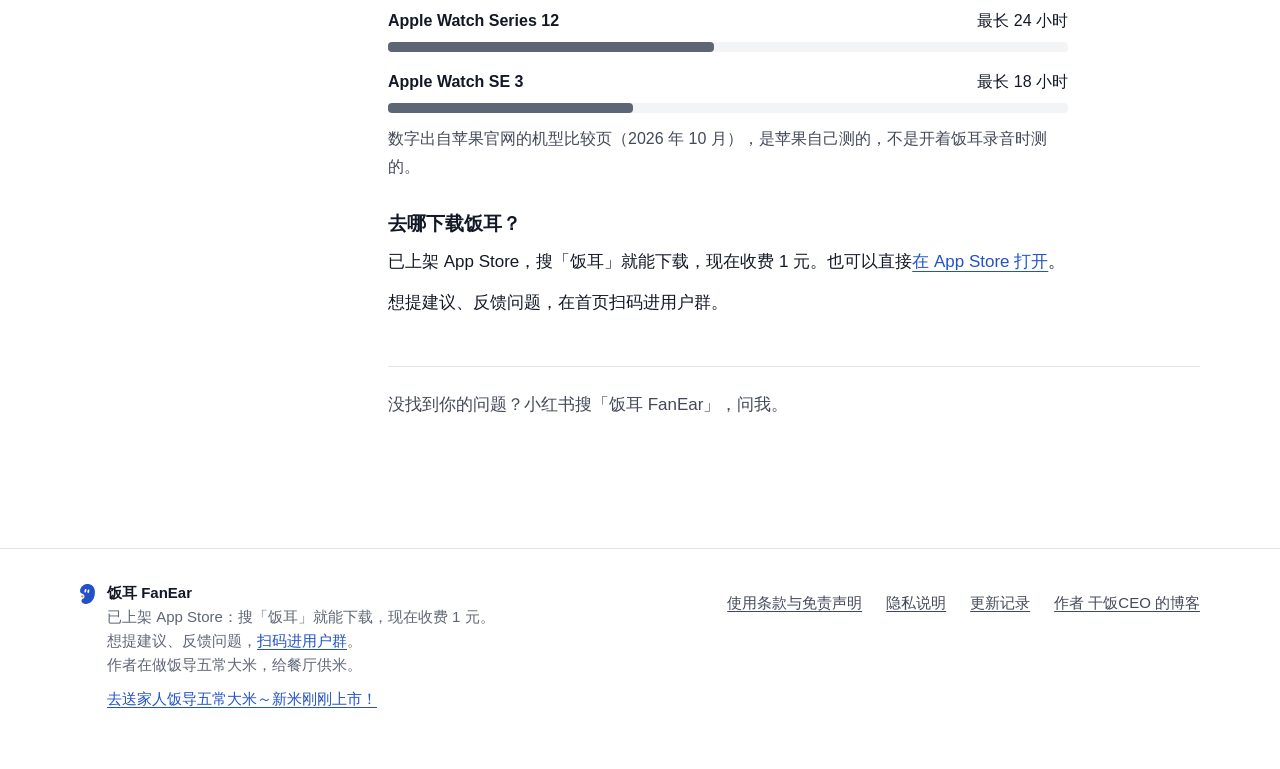
<file: faq/index.html>
<!DOCTYPE html><html lang="zh-CN"><head><meta charset="utf-8"><meta name="viewport" content="width=device-width, initial-scale=1"><title>常见问题｜饭耳 FanEar</title><meta name="description" content="饭耳常见问题：收费 1 元、没有会员，录音存在你自己的手机和 iCloud、不传给开发者，没带手机手表也照录，自动转文字、挑待办并催你做完，支持导出原声与接入你自己的 AI。"><link rel="canonical" href="https://fanear.fandao.dev/faq/"><link rel="icon" href="/favicon.ico" sizes="48x48"><link rel="icon" href="/favicon.png" type="image/png"><link rel="apple-touch-icon" href="/apple-touch-icon.png"><meta name="theme-color" content="#ffffff"><meta property="og:type" content="website"><meta property="og:site_name" content="饭耳 FanEar"><meta property="og:title" content="常见问题"><meta property="og:description" content="饭耳常见问题：收费 1 元、没有会员，录音存在你自己的手机和 iCloud、不传给开发者，没带手机手表也照录，自动转文字、挑待办并催你做完，支持导出原声与接入你自己的 AI。"><meta property="og:url" content="https://fanear.fandao.dev/faq/"><meta property="og:image" content="https://fanear.fandao.dev/og-icon.png"><meta name="twitter:card" content="summary"><meta name="generator" content="Astro v7.3.7"><script type="application/ld+json">{"@context":"https://schema.org","@type":"FAQPage","@id":"https://fanear.fandao.dev/faq/#faq","url":"https://fanear.fandao.dev/faq/","about":{"@id":"https://fanear.fandao.dev/#app"},"mainEntity":[{"@type":"Question","name":"饭耳要钱吗？有没有会员或订阅？","acceptedAnswer":{"@type":"Answer","text":"饭耳现在收费 1 元：买一次就一直用，没有会员，功能不另收钱。\n语音转文字可以只用手机本机，不联网、不花钱；想用云端转写和整理，用你自己的账号，费用你和服务商结，饭耳不加价、不经手。"}},{"@type":"Question","name":"全天录音，我的录音会传给开发者吗？","acceptedAnswer":{"@type":"Answer","text":"不会，饭耳没有账号系统，录音、转写文字、健康数据和环境原始数据不会发给开发者，转写与大模型请求也不经过开发者的服务器。\n录音存在你自己的手机上，默认还在你自己的 iCloud 里存一份；转文字还能只用手机本机、不联网。不做广告追踪，也不卖数据。详见\u003ca href=\"https://fanear.fandao.dev/privacy/\">隐私说明\u003c/a>。"}},{"@type":"Question","name":"一直开着录，录到身边的人怎么办？","acceptedAnswer":{"@type":"Answer","text":"用饭耳录别人之前，请先告诉对方并取得同意；偷录、窃听可能违法。\n录音时可以把手表设成只显示星星、照片或时间，但手表顶上系统的橙色麦克风照样会亮。导出录音时也会提示先征得对方同意。"}},{"@type":"Question","name":"饭耳读健康数据做什么？会发给谁？","acceptedAnswer":{"@type":"Answer","text":"回看对话时，对上你当时的身体状态，比如说某句话时的心率。要读哪几项，iPhone 会逐项列出来，你自己选；一项不开也能录音。\n默认只在饭耳里显示。在「设置」里打开「允许大模型调用健康数据」，才会发给你自己配的大模型。不会自动发给开发者。\n饭耳不是医疗器械，不做诊断。"}},{"@type":"Question","name":"和手机录音有什么区别？","acceptedAnswer":{"@type":"Answer","text":"饭耳装在 Apple Watch 上，打开就一直录，不用掏手机、不用想着按；被打断一结束，手表自己接着录，不用你点。\n打开手机今天聊过的都理好了：认出谁在说话，重点每条带时刻，按人分好待办；忘了答应谁什么，问助理小耳一句，点一下跳回原话。\n作者实测从 60% 电连录 13 个半小时，中间被打断 3 次，都在 6 秒内自己接上，加起来只断了 15 秒。"}},{"@type":"Question","name":"已经有 Apple Watch，还要买录音手环吗？","acceptedAnswer":{"@type":"Answer","text":"先别急着买：饭耳直接装在你手腕上的 Apple Watch 里，1 元就能先试。\n手表本来就天天戴在手上，不用多带一样东西、不用多充一样电、更不会忘带。打开手表上的饭耳就开始录，手机自动转文字、挑出待办。\n作者自己的表从 60% 电开始，从早上 9:09 录到晚上 10:41，13 个半小时里 99.9% 的时间都在录。"}},{"@type":"Question","name":"饭耳只会记录，还是会催我把事做完？","acceptedAnswer":{"@type":"Answer","text":"饭耳会催你做完：它从对话里挑出「你答应别人的」和「别人答应你的」，一件一张待办卡，带着原话。\n早上 8:30 发今日清单；有钟点的事按你在哪估好提前量叫你出发，没点出发每 5 分钟再叫一次；没做的中午、下午、晚上接着催；醒来小耳已写好昨天的总结信。\n作者实测 10 月 21 日到 27 日这一周，饭耳从录音里挑出 118 件答应要做的事。"}},{"@type":"Question","name":"没带手机手表能录吗？要一直开着 App 吗？","acceptedAnswer":{"@type":"Answer","text":"没带手机、不联网，饭耳在手表上也照录；手机不用一直亮屏或开着饭耳页面。录音先存在表上，手机遇到手表自动同步，回来补传、不丢。\n常驻后台时录音一到手机就转写整理，会增加手机耗电；借定位常驻后台，位置不记录、不保存、不发送。关掉也会在打开饭耳或夜里闲时做。"}},{"@type":"Question","name":"饭耳会不会漏记重要的话，或者记错？","acceptedAnswer":{"@type":"Answer","text":"饭耳不会挑着录：打开手表上的饭耳就开始录，你不按停它就一直录，不靠 AI 判断哪句要不要记；录着时在手表上捏两下或标一下重点，那一刻单独成一章。\n转写和挑待办可能出错，重要的事请自己核对。每张待办卡和每句转写都带原话，点一下就能听当时那句。"}},{"@type":"Question","name":"转完文字原录音还在吗？能不能听原声？","acceptedAnswer":{"@type":"Answer","text":"在，饭耳转完文字不删录音。录音存在你自己的手机和 iCloud 里：iCloud 里默认一直留，手机上默认留 7 天，文字一直留在手机上；关了 iCloud 也能选在手机上一直留着。\n点任意一句转写或待办卡，直接从那一句开始放原声；随时能导出手表录到的未处理原声。"}},{"@type":"Question","name":"录音和文字能导出来、接我自己的 AI 吗？","acceptedAnswer":{"@type":"Answer","text":"都能。饭耳支持把数据存进你自己的 iCloud、文件夹、NAS 和网盘，可导出 Markdown、PDF、TXT、字幕、表格、JSON 及三版录音，也能接收别的 App 分享来的录音。\n大模型可用你自己的账号和地址；有新转写、总结、待办还能自动发到你填的服务地址。"}},{"@type":"Question","name":"我现在的手表能用吗？","acceptedAnswer":{"@type":"Answer","text":"watchOS 10 以上的 Apple Watch 都能装，iPhone 要 iOS 17 以上。电池用旧了、续航短的表，可能撑不满一整天。"}},{"@type":"Question","name":"买哪款 Apple Watch？要不要买 Ultra？","acceptedAnswer":{"@type":"Answer","text":"建议买 Ultra。饭耳全天录音，手表的麦克风一直开着，最要紧的是续航。苹果官网写的电池续航：\nApple Watch Ultra 4 最长 50 小时（推荐）；Apple Watch Series 12 最长 24 小时；Apple Watch SE 3 最长 18 小时。\n数字出自苹果官网的机型比较页（2026 年 10 月），是苹果自己测的，不是开着饭耳录音时测的。"}},{"@type":"Question","name":"去哪下载饭耳？","acceptedAnswer":{"@type":"Answer","text":"已上架 App Store，搜「饭耳」就能下载，现在收费 1 元。也可以直接\u003ca href=\"https://apps.apple.com/cn/app/id6822574853\">在 App Store 打开\u003c/a>。\n想提建议、反馈问题，在首页扫码进用户群。"}}]}</script><style>.page-intro[data-astro-cid-p7p4gz5s]{padding:var(--s-7) 0 var(--s-6)}h1[data-astro-cid-p7p4gz5s]{letter-spacing:.02em;font-size:34px;line-height:1.25}.page-lead[data-astro-cid-p7p4gz5s]{max-width:var(--measure);margin-top:var(--s-3);color:var(--c-ink-2);font-size:18px;line-height:1.7}.page-lead[data-astro-cid-p7p4gz5s] p+p{margin-top:var(--s-2)}@media (width>=768px){.page-intro[data-astro-cid-p7p4gz5s]{padding:var(--s-8) 0 var(--s-7)}h1[data-astro-cid-p7p4gz5s]{font-size:44px}.page-lead[data-astro-cid-p7p4gz5s]{font-size:19px}}
</style><link rel="stylesheet" href="/_astro/Base.Cocr5yV3.css"><style>@media (prefers-reduced-motion:no-preference){@supports (animation-timeline:view()){.wrap>section.feature,.wrap .steps>li.step,.wrap .faq-groups>section.faq-group{view-timeline:--fe-sec block;border-top-color:#0000;position:relative}.wrap>section.feature:before,.wrap .steps>li.step:before,.wrap .faq-groups>section.faq-group:before{content:"";background:var(--c-line);transform-origin:0;width:100%;height:1px;animation-name:fe-page-rule;animation-duration:auto;animation-timing-function:cubic-bezier(.3,0,.2,1);animation-fill-mode:both;animation-timeline:--fe-sec;animation-range:entry entry 30%;position:absolute;top:-1px;left:0}.wrap>section.feature .feature-text,.wrap .steps>li.step>:not(.step-shots),.wrap .faq-groups>section.faq-group>*{animation-name:fe-page-rise;animation-duration:auto;animation-timing-function:cubic-bezier(.25,.6,.2,1);animation-fill-mode:both;animation-timeline:view();animation-range:entry entry 50%}.wrap>section.feature .feature-shots,.wrap .steps>li.step>.step-shots{animation-name:fe-page-shot;animation-duration:auto;animation-timing-function:linear;animation-fill-mode:both;animation-timeline:view();animation-range:entry cover 45%}@keyframes fe-page-rule{0%{scale:0 1}}@keyframes fe-page-rise{0%{translate:0 var(--fe-page-rise,28px)}}@keyframes fe-page-shot{0%{translate:0 var(--fe-page-shot-rise,96px);scale:.96}}}}@media (width<=767px){.wrap{--fe-page-rise:20px;--fe-page-shot-rise:64px}}
.wrap[data-astro-cid-vagwt47q]{max-width:calc(var(--page-max) + 2 * var(--gutter));padding:0 var(--gutter);margin:0 auto}.faq-index[data-astro-cid-vagwt47q]{padding:var(--s-5) 0;border-top:1px solid var(--c-line)}.faq-index-group[data-astro-cid-vagwt47q]+.faq-index-group[data-astro-cid-vagwt47q]{margin-top:var(--s-4)}.faq-index-title[data-astro-cid-vagwt47q]{color:var(--c-ink-3);font-size:14px;font-weight:700}.faq-index[data-astro-cid-vagwt47q] ul[data-astro-cid-vagwt47q]{margin:0;padding:0;list-style:none}.faq-index[data-astro-cid-vagwt47q] a[data-astro-cid-vagwt47q]{min-height:44px;padding:var(--s-1) 0;color:var(--c-me);touch-action:manipulation;align-items:center;font-size:16px;line-height:1.5;text-decoration:none;display:flex}.faq-index[data-astro-cid-vagwt47q] a[data-astro-cid-vagwt47q]:hover{color:var(--c-me-press);text-decoration:underline}.faq-index[data-astro-cid-vagwt47q] a[data-astro-cid-vagwt47q]:active{background:var(--c-wash)}.faq-group[data-astro-cid-vagwt47q]{padding-top:var(--s-6);border-top:1px solid var(--c-line)}.faq-group[data-astro-cid-vagwt47q]+.faq-group[data-astro-cid-vagwt47q]{margin-top:var(--s-7)}.faq-group[data-astro-cid-vagwt47q] h2[data-astro-cid-vagwt47q]{font-size:26px}.qa[data-astro-cid-vagwt47q]{max-width:var(--measure);margin-top:var(--s-5);scroll-margin-top:var(--s-4)}.qa[data-astro-cid-vagwt47q]+.qa[data-astro-cid-vagwt47q]{margin-top:var(--s-6)}.qa[data-astro-cid-vagwt47q] h3[data-astro-cid-vagwt47q]{font-size:19px}.qa[data-astro-cid-vagwt47q] p[data-astro-cid-vagwt47q],.qa[data-astro-cid-vagwt47q] .battery[data-astro-cid-vagwt47q]{margin-top:var(--s-3)}.hint[data-astro-cid-vagwt47q]{color:var(--c-ink-2);font-size:16px}.battery[data-astro-cid-vagwt47q]{gap:var(--s-4);margin-bottom:0;padding:0;list-style:none;display:grid}.battery-row[data-astro-cid-vagwt47q]{align-items:baseline;column-gap:var(--s-3);row-gap:var(--s-2);grid-template-columns:minmax(0,1fr) auto;display:grid}.battery-name[data-astro-cid-vagwt47q]{font-size:16px;font-weight:600}.pick-tag[data-astro-cid-vagwt47q]{min-height:22px;margin-left:var(--s-2);padding:0 var(--s-2);border:1px solid var(--c-me);border-radius:var(--r-tag);color:var(--c-me);vertical-align:1px;align-items:center;font-size:13px;font-weight:600;line-height:1;display:inline-flex}.battery-value[data-astro-cid-vagwt47q]{color:var(--c-ink);font-variant-numeric:tabular-nums;white-space:nowrap;font-size:16px}.battery-track[data-astro-cid-vagwt47q]{border-radius:var(--r-tag);background:var(--c-wash);grid-column:1/-1;height:10px;overflow:hidden}.battery-bar[data-astro-cid-vagwt47q]{border-radius:0 var(--r-tag) var(--r-tag) 0;background:var(--c-ink-3);height:100%;display:block}.pick[data-astro-cid-vagwt47q] .battery-bar[data-astro-cid-vagwt47q]{background:var(--c-me)}.faq-more[data-astro-cid-vagwt47q]{margin-top:var(--s-7);padding:var(--s-5) 0 var(--s-6);border-top:1px solid var(--c-line);color:var(--c-ink-2)}@media (width>=1024px){.faq[data-astro-cid-vagwt47q]{column-gap:var(--s-7);grid-template-columns:260px minmax(0,1fr);align-items:start;display:grid}.faq-index[data-astro-cid-vagwt47q]{top:var(--s-4);max-height:calc(100vh - 2 * var(--s-4));padding:var(--s-6) 0 var(--s-5);position:sticky;overflow-y:auto}.faq-index[data-astro-cid-vagwt47q] a[data-astro-cid-vagwt47q]{min-height:40px;font-size:15px}}
</style></head><body><a class="skip-link" href="#main">跳到正文</a><header class="site-header" data-astro-cid-nen7h5rs><div class="header-inner" data-astro-cid-nen7h5rs><a class="brand" href="/" data-astro-cid-nen7h5rs><svg class="logo" width="19" height="26" viewBox="260 150 536 721" aria-hidden="true" focusable="false" data-astro-cid-f7espo7c><path class="logo-me" d="M516.00 151.24C513.08 151.45 507.33 151.85 503.00 152.29C498.67 152.72 494.33 153.20 490.00 153.84C485.67 154.48 481.33 155.25 477.00 156.11C472.67 156.96 468.33 157.89 464.00 158.94C459.67 159.99 455.33 161.14 451.00 162.40C446.67 163.67 442.33 165.03 438.00 166.54C433.67 168.05 429.33 169.69 425.00 171.45C420.67 173.20 416.33 175.06 412.00 177.07C407.67 179.08 403.33 181.23 399.00 183.54C394.67 185.84 390.33 188.29 386.00 190.92C381.67 193.54 377.33 196.32 373.00 199.30C368.67 202.28 364.33 205.40 360.00 208.77C355.67 212.15 351.32 215.75 347.00 219.55C342.68 223.35 338.24 227.40 334.09 231.56C329.93 235.71 325.86 240.18 322.07 244.50C318.29 248.82 314.74 253.17 311.38 257.50C308.02 261.83 304.88 266.17 301.91 270.50C298.94 274.83 296.17 279.17 293.56 283.50C290.95 287.83 288.52 292.17 286.25 296.50C283.97 300.83 281.88 305.17 279.92 309.50C277.97 313.83 276.17 318.17 274.53 322.50C272.89 326.83 271.41 331.17 270.06 335.50C268.72 339.83 267.52 344.17 266.46 348.50C265.40 352.83 264.46 357.17 263.71 361.50C262.95 365.83 262.36 370.17 261.91 374.50C261.46 378.83 261.14 383.17 261.02 387.50C260.90 391.83 260.94 396.17 261.19 400.50C261.44 404.83 261.87 409.17 262.53 413.50C263.19 417.83 264.02 422.17 265.13 426.50C266.24 430.83 267.52 435.17 269.20 439.50C270.88 443.83 272.80 448.17 275.21 452.50C277.63 456.83 280.33 461.22 283.71 465.50C287.09 469.78 291.37 474.44 295.50 478.20C299.64 481.96 304.17 485.22 308.50 488.07C312.83 490.92 317.17 493.20 321.50 495.30C325.83 497.39 330.17 498.87 334.50 500.65C338.83 502.42 343.17 504.01 347.50 505.96C351.83 507.91 356.17 509.97 360.50 512.34C364.83 514.71 369.17 517.21 373.50 520.18C377.83 523.15 382.33 526.43 386.50 530.15C390.66 533.87 394.98 538.28 398.49 542.50C402.00 546.73 404.99 551.17 407.57 555.50C410.14 559.83 412.23 564.17 413.94 568.50C415.66 572.83 416.92 577.17 417.86 581.50C418.81 585.83 419.41 590.17 419.62 594.50C419.83 598.83 419.64 603.17 419.11 607.50C418.57 611.83 417.68 616.17 416.41 620.50C415.13 624.83 413.57 629.17 411.46 633.50C409.35 637.83 406.83 642.18 403.74 646.50C400.65 650.82 396.88 655.43 392.92 659.44C388.96 663.45 384.32 667.30 380.00 670.57C375.68 673.84 371.33 676.48 367.00 679.06C362.67 681.64 358.33 683.49 354.00 686.05C349.67 688.62 345.22 691.05 341.00 694.46C336.78 697.87 332.15 702.33 328.66 706.50C325.16 710.67 322.39 715.17 320.04 719.50C317.69 723.83 315.96 728.17 314.57 732.50C313.18 736.83 312.25 741.17 311.72 745.50C311.20 749.83 311.15 754.17 311.41 758.50C311.67 762.83 312.31 767.17 313.29 771.50C314.27 775.83 315.61 780.17 317.29 784.50C318.97 788.83 320.96 793.17 323.37 797.50C325.78 801.83 328.52 806.18 331.75 810.50C334.98 814.82 338.77 819.36 342.73 823.44C346.69 827.52 351.20 831.52 355.50 834.97C359.80 838.42 364.17 841.41 368.50 844.15C372.83 846.90 377.17 849.24 381.50 851.42C385.83 853.61 390.17 855.53 394.50 857.26C398.83 858.99 403.17 860.47 407.50 861.80C411.83 863.12 416.17 864.24 420.50 865.21C424.83 866.17 429.17 866.95 433.50 867.59C437.83 868.22 442.17 868.71 446.50 869.03C450.83 869.35 455.17 869.44 459.50 869.50C463.83 869.56 468.17 869.54 472.50 869.37C476.83 869.20 481.17 868.87 485.50 868.46C489.83 868.06 494.17 867.53 498.50 866.92C502.83 866.30 507.17 865.60 511.50 864.78C515.83 863.97 520.17 863.08 524.50 862.04C528.83 861.01 533.17 859.83 537.50 858.57C541.83 857.31 546.17 855.95 550.50 854.49C554.83 853.03 559.17 851.50 563.50 849.82C567.83 848.15 572.17 846.34 576.50 844.43C580.83 842.52 585.17 840.52 589.50 838.37C593.83 836.21 598.17 833.90 602.50 831.48C606.83 829.06 611.17 826.52 615.50 823.82C619.83 821.13 624.17 818.29 628.50 815.31C632.83 812.32 637.17 809.21 641.50 805.90C645.83 802.59 650.17 799.10 654.50 795.43C658.83 791.77 663.36 787.77 667.48 783.93C671.59 780.08 675.24 776.43 679.19 772.36C683.13 768.29 687.36 763.81 691.15 759.50C694.94 755.19 698.49 750.83 701.92 746.50C705.36 742.17 708.63 737.83 711.78 733.50C714.92 729.17 717.92 724.83 720.80 720.50C723.68 716.17 726.42 711.83 729.06 707.50C731.70 703.17 734.20 698.83 736.62 694.50C739.04 690.17 741.37 685.83 743.57 681.50C745.77 677.17 747.84 672.83 749.84 668.50C751.84 664.17 753.75 659.83 755.57 655.50C757.39 651.17 759.11 646.83 760.76 642.50C762.41 638.17 763.99 633.83 765.48 629.50C766.98 625.17 768.39 620.83 769.73 616.50C771.06 612.17 772.31 607.83 773.51 603.50C774.72 599.17 775.85 594.83 776.93 590.50C778.01 586.17 779.04 581.83 779.99 577.50C780.94 573.17 781.81 568.83 782.63 564.50C783.46 560.17 784.23 555.83 784.95 551.50C785.68 547.17 786.36 542.83 787.00 538.50C787.64 534.17 788.22 529.83 788.78 525.50C789.34 521.17 789.87 516.83 790.35 512.50C790.83 508.17 791.27 503.83 791.67 499.50C792.07 495.17 792.44 490.83 792.76 486.50C793.08 482.17 793.37 477.83 793.59 473.50C793.81 469.17 793.96 464.83 794.11 460.50C794.26 456.17 794.46 451.83 794.50 447.50C794.54 443.17 794.43 438.83 794.32 434.50C794.21 430.17 794.07 425.83 793.85 421.50C793.62 417.17 793.34 412.83 793.00 408.50C792.66 404.17 792.27 399.83 791.81 395.50C791.35 391.17 790.85 386.83 790.24 382.50C789.63 378.17 788.92 373.83 788.13 369.50C787.34 365.17 786.49 360.83 785.51 356.50C784.54 352.17 783.46 347.83 782.28 343.50C781.11 339.17 779.85 334.83 778.47 330.50C777.09 326.17 775.60 321.83 773.99 317.50C772.37 313.17 770.65 308.83 768.77 304.50C766.89 300.17 764.89 295.83 762.70 291.50C760.51 287.17 758.18 282.83 755.65 278.50C753.11 274.17 750.40 269.83 747.48 265.50C744.57 261.17 741.48 256.83 738.17 252.50C734.85 248.17 731.39 243.83 727.61 239.50C723.83 235.17 719.68 230.67 715.49 226.54C711.31 222.41 706.83 218.43 702.50 214.72C698.17 211.00 693.83 207.52 689.50 204.23C685.17 200.94 680.83 197.87 676.50 194.99C672.17 192.10 667.83 189.44 663.50 186.92C659.17 184.40 654.83 182.09 650.50 179.88C646.17 177.67 641.83 175.58 637.50 173.66C633.17 171.74 628.83 169.99 624.50 168.35C620.17 166.72 615.83 165.24 611.50 163.84C607.17 162.44 602.83 161.11 598.50 159.96C594.17 158.80 589.83 157.84 585.50 156.92C581.17 156.01 576.83 155.18 572.50 154.48C568.17 153.78 563.83 153.22 559.50 152.74C555.17 152.26 550.83 151.88 546.50 151.59C542.17 151.30 537.83 151.10 533.50 151.01C529.17 150.92 523.42 151.00 520.50 151.04C517.58 151.08 518.92 151.04 516.00 151.24Z" data-astro-cid-f7espo7c></path><g data-astro-cid-f7espo7c><rect class="logo-eye" x="422.04" y="332.26" width="61.82" height="122.50" rx="30.91" transform="rotate(11.69 452.95 393.51)" data-astro-cid-f7espo7c></rect><rect class="logo-eye" x="528.56" y="346.31" width="62.08" height="123.98" rx="31.04" transform="rotate(11.92 559.60 408.30)" data-astro-cid-f7espo7c></rect></g><circle class="logo-p1" cx="344.18" cy="597.57" r="41.83" data-astro-cid-f7espo7c></circle></svg><span class="brand-name" data-astro-cid-nen7h5rs>饭耳</span><span class="brand-en" data-astro-cid-nen7h5rs>FanEar</span></a><a class="status" href="/changelog/" title="搜「饭耳」就能下载，现在收费 1 元。" data-astro-cid-nen7h5rs>已上架 App Store</a><nav class="site-nav" aria-label="栏目" data-astro-cid-nen7h5rs><a href="/" data-astro-cid-nen7h5rs>首页</a><a href="/progress/" data-astro-cid-nen7h5rs><i class="live-dot" aria-hidden="true" data-astro-cid-nen7h5rs></i>开发进度</a><a href="/changelog/" data-astro-cid-nen7h5rs>更新记录</a><a href="/faq/" aria-current="page" data-astro-cid-nen7h5rs>常见问题</a></nav></div></header><main id="main" class="wrap" data-astro-cid-vagwt47q><header class="page-intro" data-astro-cid-p7p4gz5s><h1 data-astro-cid-p7p4gz5s>常见问题</h1><div class="page-lead" data-astro-cid-p7p4gz5s><p data-astro-cid-vagwt47q>用 Apple Watch 全天录音前，你可能想先搞清楚这几件事。</p></div></header><div class="faq" data-astro-cid-vagwt47q><nav class="faq-index" aria-label="全部问题" data-astro-cid-vagwt47q><div class="faq-index-group" data-astro-cid-vagwt47q><p class="faq-index-title" data-astro-cid-vagwt47q>花费与隐私</p><ul data-astro-cid-vagwt47q><li data-astro-cid-vagwt47q><a href="#price" data-astro-cid-vagwt47q>饭耳要钱吗？有没有会员或订阅？</a></li><li data-astro-cid-vagwt47q><a href="#privacy" data-astro-cid-vagwt47q>全天录音，我的录音会传给开发者吗？</a></li><li data-astro-cid-vagwt47q><a href="#privacy-others" data-astro-cid-vagwt47q>一直开着录，录到身边的人怎么办？</a></li><li data-astro-cid-vagwt47q><a href="#health-use" data-astro-cid-vagwt47q>饭耳读健康数据做什么？会发给谁？</a></li></ul></div><div class="faq-index-group" data-astro-cid-vagwt47q><p class="faq-index-title" data-astro-cid-vagwt47q>为什么用手表录</p><ul data-astro-cid-vagwt47q><li data-astro-cid-vagwt47q><a href="#vs-phone" data-astro-cid-vagwt47q>和手机录音有什么区别？</a></li><li data-astro-cid-vagwt47q><a href="#already-have-watch" data-astro-cid-vagwt47q>已经有 Apple Watch，还要买录音手环吗？</a></li><li data-astro-cid-vagwt47q><a href="#assistant-todo" data-astro-cid-vagwt47q>饭耳只会记录，还是会催我把事做完？</a></li></ul></div><div class="faq-index-group" data-astro-cid-vagwt47q><p class="faq-index-title" data-astro-cid-vagwt47q>日常录音与回听</p><ul data-astro-cid-vagwt47q><li data-astro-cid-vagwt47q><a href="#without-phone" data-astro-cid-vagwt47q>没带手机手表能录吗？要一直开着 App 吗？</a></li><li data-astro-cid-vagwt47q><a href="#miss-or-wrong" data-astro-cid-vagwt47q>饭耳会不会漏记重要的话，或者记错？</a></li><li data-astro-cid-vagwt47q><a href="#keep-audio" data-astro-cid-vagwt47q>转完文字原录音还在吗？能不能听原声？</a></li><li data-astro-cid-vagwt47q><a href="#export-and-ai" data-astro-cid-vagwt47q>录音和文字能导出来、接我自己的 AI 吗？</a></li></ul></div><div class="faq-index-group" data-astro-cid-vagwt47q><p class="faq-index-title" data-astro-cid-vagwt47q>选手表与下载</p><ul data-astro-cid-vagwt47q><li data-astro-cid-vagwt47q><a href="#old-watch" data-astro-cid-vagwt47q>我现在的手表能用吗？</a></li><li data-astro-cid-vagwt47q><a href="#ultra" data-astro-cid-vagwt47q>买哪款 Apple Watch？要不要买 Ultra？</a></li><li data-astro-cid-vagwt47q><a href="#download" data-astro-cid-vagwt47q>去哪下载饭耳？</a></li></ul></div></nav><div class="faq-groups" data-astro-cid-vagwt47q><section class="faq-group" aria-labelledby="g-cost-privacy" data-astro-cid-vagwt47q><h2 id="g-cost-privacy" data-astro-cid-vagwt47q>花费与隐私</h2><div class="qa" id="price" data-astro-cid-vagwt47q><h3 data-astro-cid-vagwt47q>饭耳要钱吗？有没有会员或订阅？</h3><p data-astro-cid-vagwt47q>饭耳现在收费 1 元：买一次就一直用，没有会员，功能不另收钱。</p><p data-astro-cid-vagwt47q>语音转文字可以只用手机本机，不联网、不花钱；想用云端转写和整理，用你自己的账号，费用你和服务商结，饭耳不加价、不经手。</p></div><div class="qa" id="privacy" data-astro-cid-vagwt47q><h3 data-astro-cid-vagwt47q>全天录音，我的录音会传给开发者吗？</h3><p data-astro-cid-vagwt47q>不会，饭耳没有账号系统，录音、转写文字、健康数据和环境原始数据不会发给开发者，转写与大模型请求也不经过开发者的服务器。</p><p data-astro-cid-vagwt47q>录音存在你自己的手机上，默认还在你自己的 iCloud 里存一份；转文字还能只用手机本机、不联网。不做广告追踪，也不卖数据。详见<a href="/privacy/" data-astro-cid-vagwt47q>隐私说明</a>。</p></div><div class="qa" id="privacy-others" data-astro-cid-vagwt47q><h3 data-astro-cid-vagwt47q>一直开着录，录到身边的人怎么办？</h3><p data-astro-cid-vagwt47q>用饭耳录别人之前，请先告诉对方并取得同意；偷录、窃听可能违法。</p><p data-astro-cid-vagwt47q>录音时可以把手表设成只显示星星、照片或时间，但手表顶上系统的橙色麦克风照样会亮。导出录音时也会提示先征得对方同意。</p></div><div class="qa" id="health-use" data-astro-cid-vagwt47q><h3 data-astro-cid-vagwt47q>饭耳读健康数据做什么？会发给谁？</h3><p data-astro-cid-vagwt47q>回看对话时，对上你当时的身体状态，比如说某句话时的心率。要读哪几项，iPhone 会逐项列出来，你自己选；一项不开也能录音。</p><p data-astro-cid-vagwt47q>默认只在饭耳里显示。在「设置」里打开「允许大模型调用健康数据」，才会发给你自己配的大模型。不会自动发给开发者。</p><p class="hint" data-astro-cid-vagwt47q>饭耳不是医疗器械，不做诊断。</p></div></section><section class="faq-group" aria-labelledby="g-why-watch" data-astro-cid-vagwt47q><h2 id="g-why-watch" data-astro-cid-vagwt47q>为什么用手表录</h2><div class="qa" id="vs-phone" data-astro-cid-vagwt47q><h3 data-astro-cid-vagwt47q>和手机录音有什么区别？</h3><p data-astro-cid-vagwt47q>饭耳装在 Apple Watch 上，打开就一直录，不用掏手机、不用想着按；被打断一结束，手表自己接着录，不用你点。</p><p data-astro-cid-vagwt47q>打开手机今天聊过的都理好了：认出谁在说话，重点每条带时刻，按人分好待办；忘了答应谁什么，问助理小耳一句，点一下跳回原话。</p><p class="hint" data-astro-cid-vagwt47q>作者实测从 60% 电连录 13 个半小时，中间被打断 3 次，都在 6 秒内自己接上，加起来只断了 15 秒。</p></div><div class="qa" id="already-have-watch" data-astro-cid-vagwt47q><h3 data-astro-cid-vagwt47q>已经有 Apple Watch，还要买录音手环吗？</h3><p data-astro-cid-vagwt47q>先别急着买：饭耳直接装在你手腕上的 Apple Watch 里，1 元就能先试。</p><p data-astro-cid-vagwt47q>手表本来就天天戴在手上，不用多带一样东西、不用多充一样电、更不会忘带。打开手表上的饭耳就开始录，手机自动转文字、挑出待办。</p><p class="hint" data-astro-cid-vagwt47q>作者自己的表从 60% 电开始，从早上 9:09 录到晚上 10:41，13 个半小时里 99.9% 的时间都在录。</p></div><div class="qa" id="assistant-todo" data-astro-cid-vagwt47q><h3 data-astro-cid-vagwt47q>饭耳只会记录，还是会催我把事做完？</h3><p data-astro-cid-vagwt47q>饭耳会催你做完：它从对话里挑出「你答应别人的」和「别人答应你的」，一件一张待办卡，带着原话。</p><p data-astro-cid-vagwt47q>早上 8:30 发今日清单；有钟点的事按你在哪估好提前量叫你出发，没点出发每 5 分钟再叫一次；没做的中午、下午、晚上接着催；醒来小耳已写好昨天的总结信。</p><p class="hint" data-astro-cid-vagwt47q>作者实测 10 月 21 日到 27 日这一周，饭耳从录音里挑出 118 件答应要做的事。</p></div></section><section class="faq-group" aria-labelledby="g-daily" data-astro-cid-vagwt47q><h2 id="g-daily" data-astro-cid-vagwt47q>日常录音与回听</h2><div class="qa" id="without-phone" data-astro-cid-vagwt47q><h3 data-astro-cid-vagwt47q>没带手机手表能录吗？要一直开着 App 吗？</h3><p data-astro-cid-vagwt47q>没带手机、不联网，饭耳在手表上也照录；手机不用一直亮屏或开着饭耳页面。录音先存在表上，手机遇到手表自动同步，回来补传、不丢。</p><p data-astro-cid-vagwt47q>常驻后台时录音一到手机就转写整理，会增加手机耗电；借定位常驻后台，位置不记录、不保存、不发送。关掉也会在打开饭耳或夜里闲时做。</p></div><div class="qa" id="miss-or-wrong" data-astro-cid-vagwt47q><h3 data-astro-cid-vagwt47q>饭耳会不会漏记重要的话，或者记错？</h3><p data-astro-cid-vagwt47q>饭耳不会挑着录：打开手表上的饭耳就开始录，你不按停它就一直录，不靠 AI 判断哪句要不要记；录着时在手表上捏两下或标一下重点，那一刻单独成一章。</p><p data-astro-cid-vagwt47q>转写和挑待办可能出错，重要的事请自己核对。每张待办卡和每句转写都带原话，点一下就能听当时那句。</p></div><div class="qa" id="keep-audio" data-astro-cid-vagwt47q><h3 data-astro-cid-vagwt47q>转完文字原录音还在吗？能不能听原声？</h3><p data-astro-cid-vagwt47q>在，饭耳转完文字不删录音。录音存在你自己的手机和 iCloud 里：iCloud 里默认一直留，手机上默认留 7 天，文字一直留在手机上；关了 iCloud 也能选在手机上一直留着。</p><p data-astro-cid-vagwt47q>点任意一句转写或待办卡，直接从那一句开始放原声；随时能导出手表录到的未处理原声。</p></div><div class="qa" id="export-and-ai" data-astro-cid-vagwt47q><h3 data-astro-cid-vagwt47q>录音和文字能导出来、接我自己的 AI 吗？</h3><p data-astro-cid-vagwt47q>都能。饭耳支持把数据存进你自己的 iCloud、文件夹、NAS 和网盘，可导出 Markdown、PDF、TXT、字幕、表格、JSON 及三版录音，也能接收别的 App 分享来的录音。</p><p data-astro-cid-vagwt47q>大模型可用你自己的账号和地址；有新转写、总结、待办还能自动发到你填的服务地址。</p></div></section><section class="faq-group" aria-labelledby="g-watch" data-astro-cid-vagwt47q><h2 id="g-watch" data-astro-cid-vagwt47q>选手表与下载</h2><div class="qa" id="old-watch" data-astro-cid-vagwt47q><h3 data-astro-cid-vagwt47q>我现在的手表能用吗？</h3><p data-astro-cid-vagwt47q>watchOS 10 以上的 Apple Watch 都能装，iPhone 要 iOS 17 以上。电池用旧了、续航短的表，可能撑不满一整天。</p></div><div class="qa" id="ultra" data-astro-cid-vagwt47q><h3 data-astro-cid-vagwt47q>买哪款 Apple Watch？要不要买 Ultra？</h3><p data-astro-cid-vagwt47q><strong data-astro-cid-vagwt47q>建议买 Ultra。</strong>饭耳全天录音，手表的麦克风一直开着，最要紧的是续航。苹果官网写的电池续航：</p><ul class="battery" data-astro-cid-vagwt47q><li class="battery-row pick" data-astro-cid-vagwt47q><span class="battery-name" data-astro-cid-vagwt47q>Apple Watch Ultra 4<span class="pick-tag" data-astro-cid-vagwt47q>推荐</span></span><span class="battery-value" data-astro-cid-vagwt47q>最长 50 小时</span><span class="battery-track" aria-hidden="true" data-astro-cid-vagwt47q><span class="battery-bar" style="width: 100%" data-astro-cid-vagwt47q></span></span></li><li class="battery-row" data-astro-cid-vagwt47q><span class="battery-name" data-astro-cid-vagwt47q>Apple Watch Series 12</span><span class="battery-value" data-astro-cid-vagwt47q>最长 24 小时</span><span class="battery-track" aria-hidden="true" data-astro-cid-vagwt47q><span class="battery-bar" style="width: 48%" data-astro-cid-vagwt47q></span></span></li><li class="battery-row" data-astro-cid-vagwt47q><span class="battery-name" data-astro-cid-vagwt47q>Apple Watch SE 3</span><span class="battery-value" data-astro-cid-vagwt47q>最长 18 小时</span><span class="battery-track" aria-hidden="true" data-astro-cid-vagwt47q><span class="battery-bar" style="width: 36%" data-astro-cid-vagwt47q></span></span></li></ul><p class="hint" data-astro-cid-vagwt47q>数字出自苹果官网的机型比较页（2026 年 10 月），是苹果自己测的，不是开着饭耳录音时测的。</p></div><div class="qa" id="download" data-astro-cid-vagwt47q><h3 data-astro-cid-vagwt47q>去哪下载饭耳？</h3><p data-astro-cid-vagwt47q>已上架 App Store，搜「饭耳」就能下载，现在收费 1 元。也可以直接<a href="https://apps.apple.com/cn/app/id6822574853" data-astro-cid-vagwt47q>在 App Store 打开</a>。</p><p data-astro-cid-vagwt47q>想提建议、反馈问题，在首页扫码进用户群。</p></div></section><p class="faq-more" data-astro-cid-vagwt47q>没找到你的问题？小红书搜「饭耳 FanEar」，问我。</p></div></div></main><footer class="site-footer" data-astro-cid-jo6i4kqk><div class="footer-inner" data-astro-cid-jo6i4kqk><div class="footer-brand" data-astro-cid-jo6i4kqk><svg class="logo" width="15" height="20" viewBox="260 150 536 721" aria-hidden="true" focusable="false" data-astro-cid-f7espo7c><path class="logo-me" d="M516.00 151.24C513.08 151.45 507.33 151.85 503.00 152.29C498.67 152.72 494.33 153.20 490.00 153.84C485.67 154.48 481.33 155.25 477.00 156.11C472.67 156.96 468.33 157.89 464.00 158.94C459.67 159.99 455.33 161.14 451.00 162.40C446.67 163.67 442.33 165.03 438.00 166.54C433.67 168.05 429.33 169.69 425.00 171.45C420.67 173.20 416.33 175.06 412.00 177.07C407.67 179.08 403.33 181.23 399.00 183.54C394.67 185.84 390.33 188.29 386.00 190.92C381.67 193.54 377.33 196.32 373.00 199.30C368.67 202.28 364.33 205.40 360.00 208.77C355.67 212.15 351.32 215.75 347.00 219.55C342.68 223.35 338.24 227.40 334.09 231.56C329.93 235.71 325.86 240.18 322.07 244.50C318.29 248.82 314.74 253.17 311.38 257.50C308.02 261.83 304.88 266.17 301.91 270.50C298.94 274.83 296.17 279.17 293.56 283.50C290.95 287.83 288.52 292.17 286.25 296.50C283.97 300.83 281.88 305.17 279.92 309.50C277.97 313.83 276.17 318.17 274.53 322.50C272.89 326.83 271.41 331.17 270.06 335.50C268.72 339.83 267.52 344.17 266.46 348.50C265.40 352.83 264.46 357.17 263.71 361.50C262.95 365.83 262.36 370.17 261.91 374.50C261.46 378.83 261.14 383.17 261.02 387.50C260.90 391.83 260.94 396.17 261.19 400.50C261.44 404.83 261.87 409.17 262.53 413.50C263.19 417.83 264.02 422.17 265.13 426.50C266.24 430.83 267.52 435.17 269.20 439.50C270.88 443.83 272.80 448.17 275.21 452.50C277.63 456.83 280.33 461.22 283.71 465.50C287.09 469.78 291.37 474.44 295.50 478.20C299.64 481.96 304.17 485.22 308.50 488.07C312.83 490.92 317.17 493.20 321.50 495.30C325.83 497.39 330.17 498.87 334.50 500.65C338.83 502.42 343.17 504.01 347.50 505.96C351.83 507.91 356.17 509.97 360.50 512.34C364.83 514.71 369.17 517.21 373.50 520.18C377.83 523.15 382.33 526.43 386.50 530.15C390.66 533.87 394.98 538.28 398.49 542.50C402.00 546.73 404.99 551.17 407.57 555.50C410.14 559.83 412.23 564.17 413.94 568.50C415.66 572.83 416.92 577.17 417.86 581.50C418.81 585.83 419.41 590.17 419.62 594.50C419.83 598.83 419.64 603.17 419.11 607.50C418.57 611.83 417.68 616.17 416.41 620.50C415.13 624.83 413.57 629.17 411.46 633.50C409.35 637.83 406.83 642.18 403.74 646.50C400.65 650.82 396.88 655.43 392.92 659.44C388.96 663.45 384.32 667.30 380.00 670.57C375.68 673.84 371.33 676.48 367.00 679.06C362.67 681.64 358.33 683.49 354.00 686.05C349.67 688.62 345.22 691.05 341.00 694.46C336.78 697.87 332.15 702.33 328.66 706.50C325.16 710.67 322.39 715.17 320.04 719.50C317.69 723.83 315.96 728.17 314.57 732.50C313.18 736.83 312.25 741.17 311.72 745.50C311.20 749.83 311.15 754.17 311.41 758.50C311.67 762.83 312.31 767.17 313.29 771.50C314.27 775.83 315.61 780.17 317.29 784.50C318.97 788.83 320.96 793.17 323.37 797.50C325.78 801.83 328.52 806.18 331.75 810.50C334.98 814.82 338.77 819.36 342.73 823.44C346.69 827.52 351.20 831.52 355.50 834.97C359.80 838.42 364.17 841.41 368.50 844.15C372.83 846.90 377.17 849.24 381.50 851.42C385.83 853.61 390.17 855.53 394.50 857.26C398.83 858.99 403.17 860.47 407.50 861.80C411.83 863.12 416.17 864.24 420.50 865.21C424.83 866.17 429.17 866.95 433.50 867.59C437.83 868.22 442.17 868.71 446.50 869.03C450.83 869.35 455.17 869.44 459.50 869.50C463.83 869.56 468.17 869.54 472.50 869.37C476.83 869.20 481.17 868.87 485.50 868.46C489.83 868.06 494.17 867.53 498.50 866.92C502.83 866.30 507.17 865.60 511.50 864.78C515.83 863.97 520.17 863.08 524.50 862.04C528.83 861.01 533.17 859.83 537.50 858.57C541.83 857.31 546.17 855.95 550.50 854.49C554.83 853.03 559.17 851.50 563.50 849.82C567.83 848.15 572.17 846.34 576.50 844.43C580.83 842.52 585.17 840.52 589.50 838.37C593.83 836.21 598.17 833.90 602.50 831.48C606.83 829.06 611.17 826.52 615.50 823.82C619.83 821.13 624.17 818.29 628.50 815.31C632.83 812.32 637.17 809.21 641.50 805.90C645.83 802.59 650.17 799.10 654.50 795.43C658.83 791.77 663.36 787.77 667.48 783.93C671.59 780.08 675.24 776.43 679.19 772.36C683.13 768.29 687.36 763.81 691.15 759.50C694.94 755.19 698.49 750.83 701.92 746.50C705.36 742.17 708.63 737.83 711.78 733.50C714.92 729.17 717.92 724.83 720.80 720.50C723.68 716.17 726.42 711.83 729.06 707.50C731.70 703.17 734.20 698.83 736.62 694.50C739.04 690.17 741.37 685.83 743.57 681.50C745.77 677.17 747.84 672.83 749.84 668.50C751.84 664.17 753.75 659.83 755.57 655.50C757.39 651.17 759.11 646.83 760.76 642.50C762.41 638.17 763.99 633.83 765.48 629.50C766.98 625.17 768.39 620.83 769.73 616.50C771.06 612.17 772.31 607.83 773.51 603.50C774.72 599.17 775.85 594.83 776.93 590.50C778.01 586.17 779.04 581.83 779.99 577.50C780.94 573.17 781.81 568.83 782.63 564.50C783.46 560.17 784.23 555.83 784.95 551.50C785.68 547.17 786.36 542.83 787.00 538.50C787.64 534.17 788.22 529.83 788.78 525.50C789.34 521.17 789.87 516.83 790.35 512.50C790.83 508.17 791.27 503.83 791.67 499.50C792.07 495.17 792.44 490.83 792.76 486.50C793.08 482.17 793.37 477.83 793.59 473.50C793.81 469.17 793.96 464.83 794.11 460.50C794.26 456.17 794.46 451.83 794.50 447.50C794.54 443.17 794.43 438.83 794.32 434.50C794.21 430.17 794.07 425.83 793.85 421.50C793.62 417.17 793.34 412.83 793.00 408.50C792.66 404.17 792.27 399.83 791.81 395.50C791.35 391.17 790.85 386.83 790.24 382.50C789.63 378.17 788.92 373.83 788.13 369.50C787.34 365.17 786.49 360.83 785.51 356.50C784.54 352.17 783.46 347.83 782.28 343.50C781.11 339.17 779.85 334.83 778.47 330.50C777.09 326.17 775.60 321.83 773.99 317.50C772.37 313.17 770.65 308.83 768.77 304.50C766.89 300.17 764.89 295.83 762.70 291.50C760.51 287.17 758.18 282.83 755.65 278.50C753.11 274.17 750.40 269.83 747.48 265.50C744.57 261.17 741.48 256.83 738.17 252.50C734.85 248.17 731.39 243.83 727.61 239.50C723.83 235.17 719.68 230.67 715.49 226.54C711.31 222.41 706.83 218.43 702.50 214.72C698.17 211.00 693.83 207.52 689.50 204.23C685.17 200.94 680.83 197.87 676.50 194.99C672.17 192.10 667.83 189.44 663.50 186.92C659.17 184.40 654.83 182.09 650.50 179.88C646.17 177.67 641.83 175.58 637.50 173.66C633.17 171.74 628.83 169.99 624.50 168.35C620.17 166.72 615.83 165.24 611.50 163.84C607.17 162.44 602.83 161.11 598.50 159.96C594.17 158.80 589.83 157.84 585.50 156.92C581.17 156.01 576.83 155.18 572.50 154.48C568.17 153.78 563.83 153.22 559.50 152.74C555.17 152.26 550.83 151.88 546.50 151.59C542.17 151.30 537.83 151.10 533.50 151.01C529.17 150.92 523.42 151.00 520.50 151.04C517.58 151.08 518.92 151.04 516.00 151.24Z" data-astro-cid-f7espo7c></path><g data-astro-cid-f7espo7c><rect class="logo-eye" x="422.04" y="332.26" width="61.82" height="122.50" rx="30.91" transform="rotate(11.69 452.95 393.51)" data-astro-cid-f7espo7c></rect><rect class="logo-eye" x="528.56" y="346.31" width="62.08" height="123.98" rx="31.04" transform="rotate(11.92 559.60 408.30)" data-astro-cid-f7espo7c></rect></g><circle class="logo-p1" cx="344.18" cy="597.57" r="41.83" data-astro-cid-f7espo7c></circle></svg><p data-astro-cid-jo6i4kqk><strong data-astro-cid-jo6i4kqk>饭耳 FanEar</strong><span class="footer-status" data-astro-cid-jo6i4kqk>已上架 App Store：搜「饭耳」就能下载，现在收费 1 元。</span><span class="footer-status" data-astro-cid-jo6i4kqk>想提建议、反馈问题，<a href="/#group" data-astro-cid-jo6i4kqk>扫码进用户群</a>。</span><span class="footer-status" data-astro-cid-jo6i4kqk>作者在做饭导五常大米，给餐厅供米。</span><a class="footer-shop" href="https://store.weixin.qq.com/shop/b/rKLGUz4XqmFKlfA?entrance_id=h5" data-astro-cid-jo6i4kqk>去送家人饭导五常大米～新米刚刚上市！</a></p></div><nav class="footer-links" aria-label="条款和其他" data-astro-cid-jo6i4kqk><a href="/terms/" data-astro-cid-jo6i4kqk>使用条款与免责声明</a><a href="/privacy/" data-astro-cid-jo6i4kqk>隐私说明</a><a href="/changelog/" data-astro-cid-jo6i4kqk>更新记录</a><a href="https://ceo.fandao.dev/" data-astro-cid-jo6i4kqk>作者 干饭CEO 的博客</a></nav></div></footer></body></html>
</file>
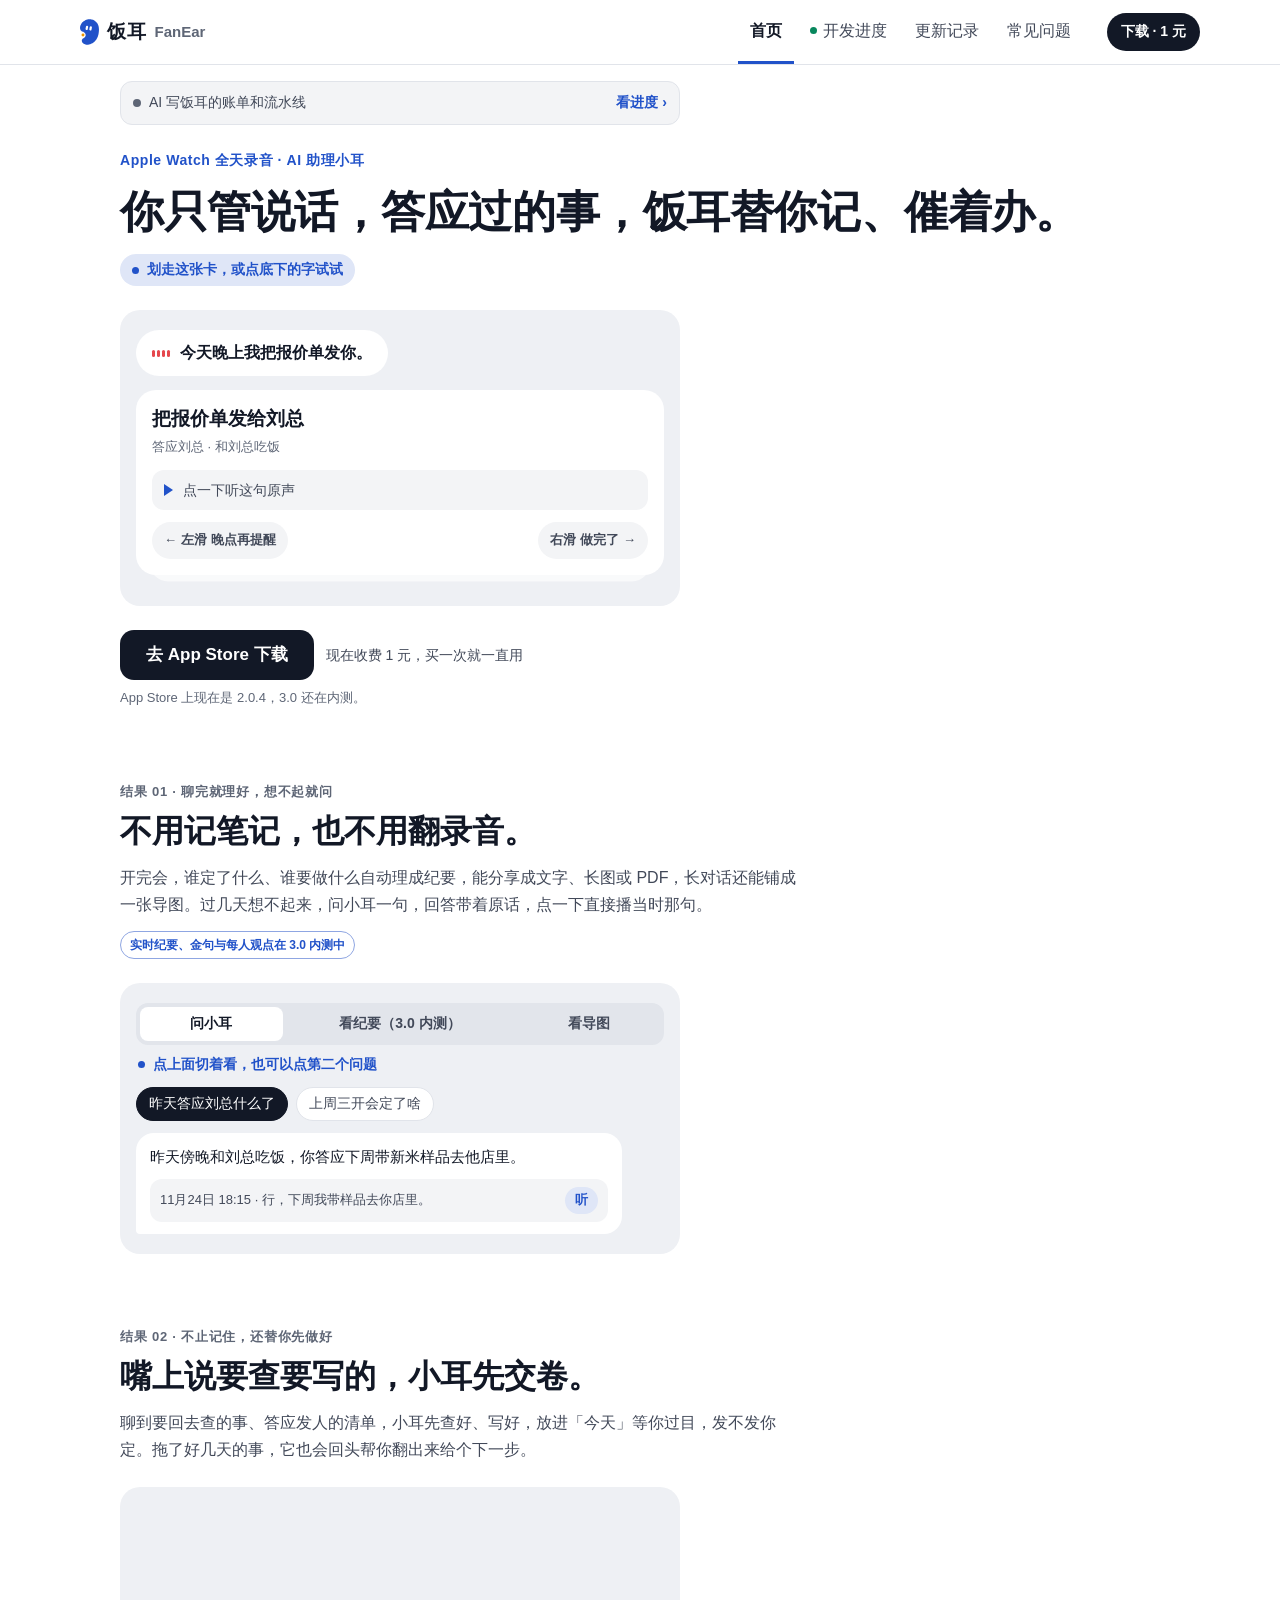
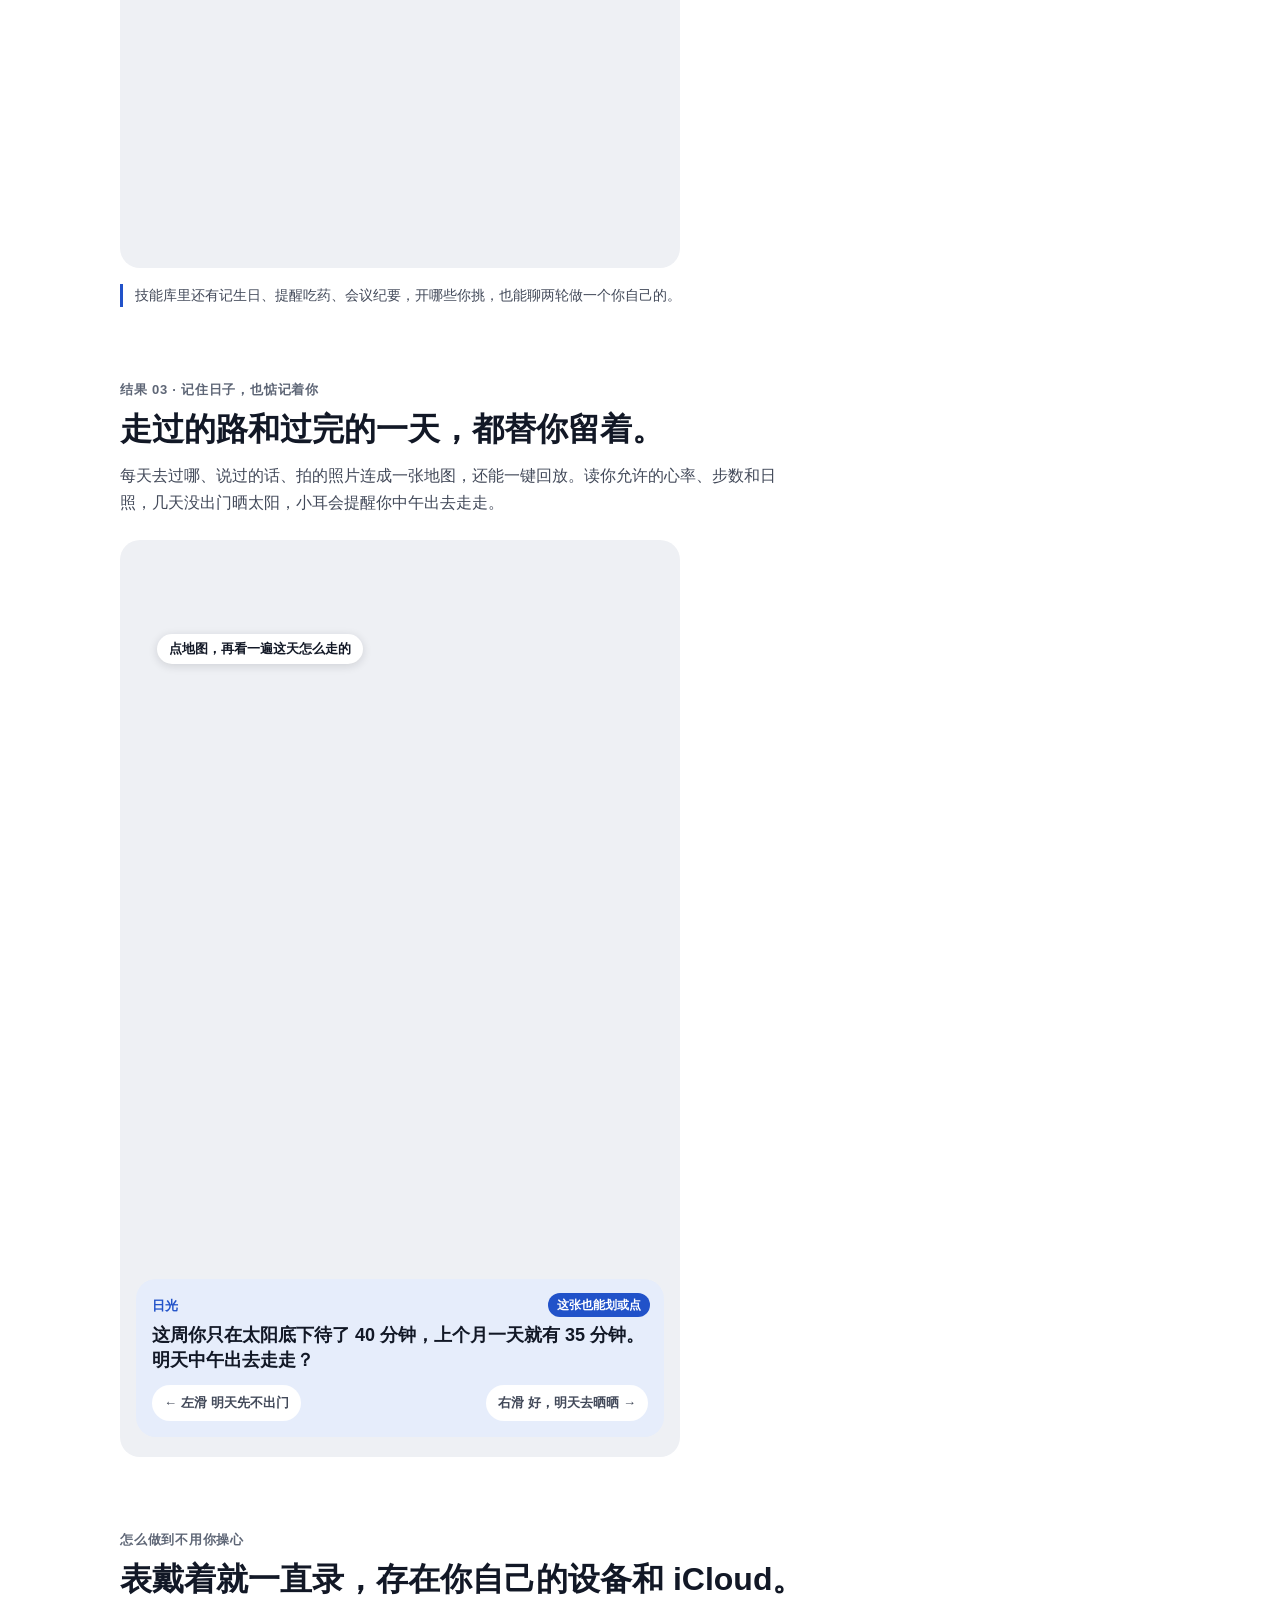
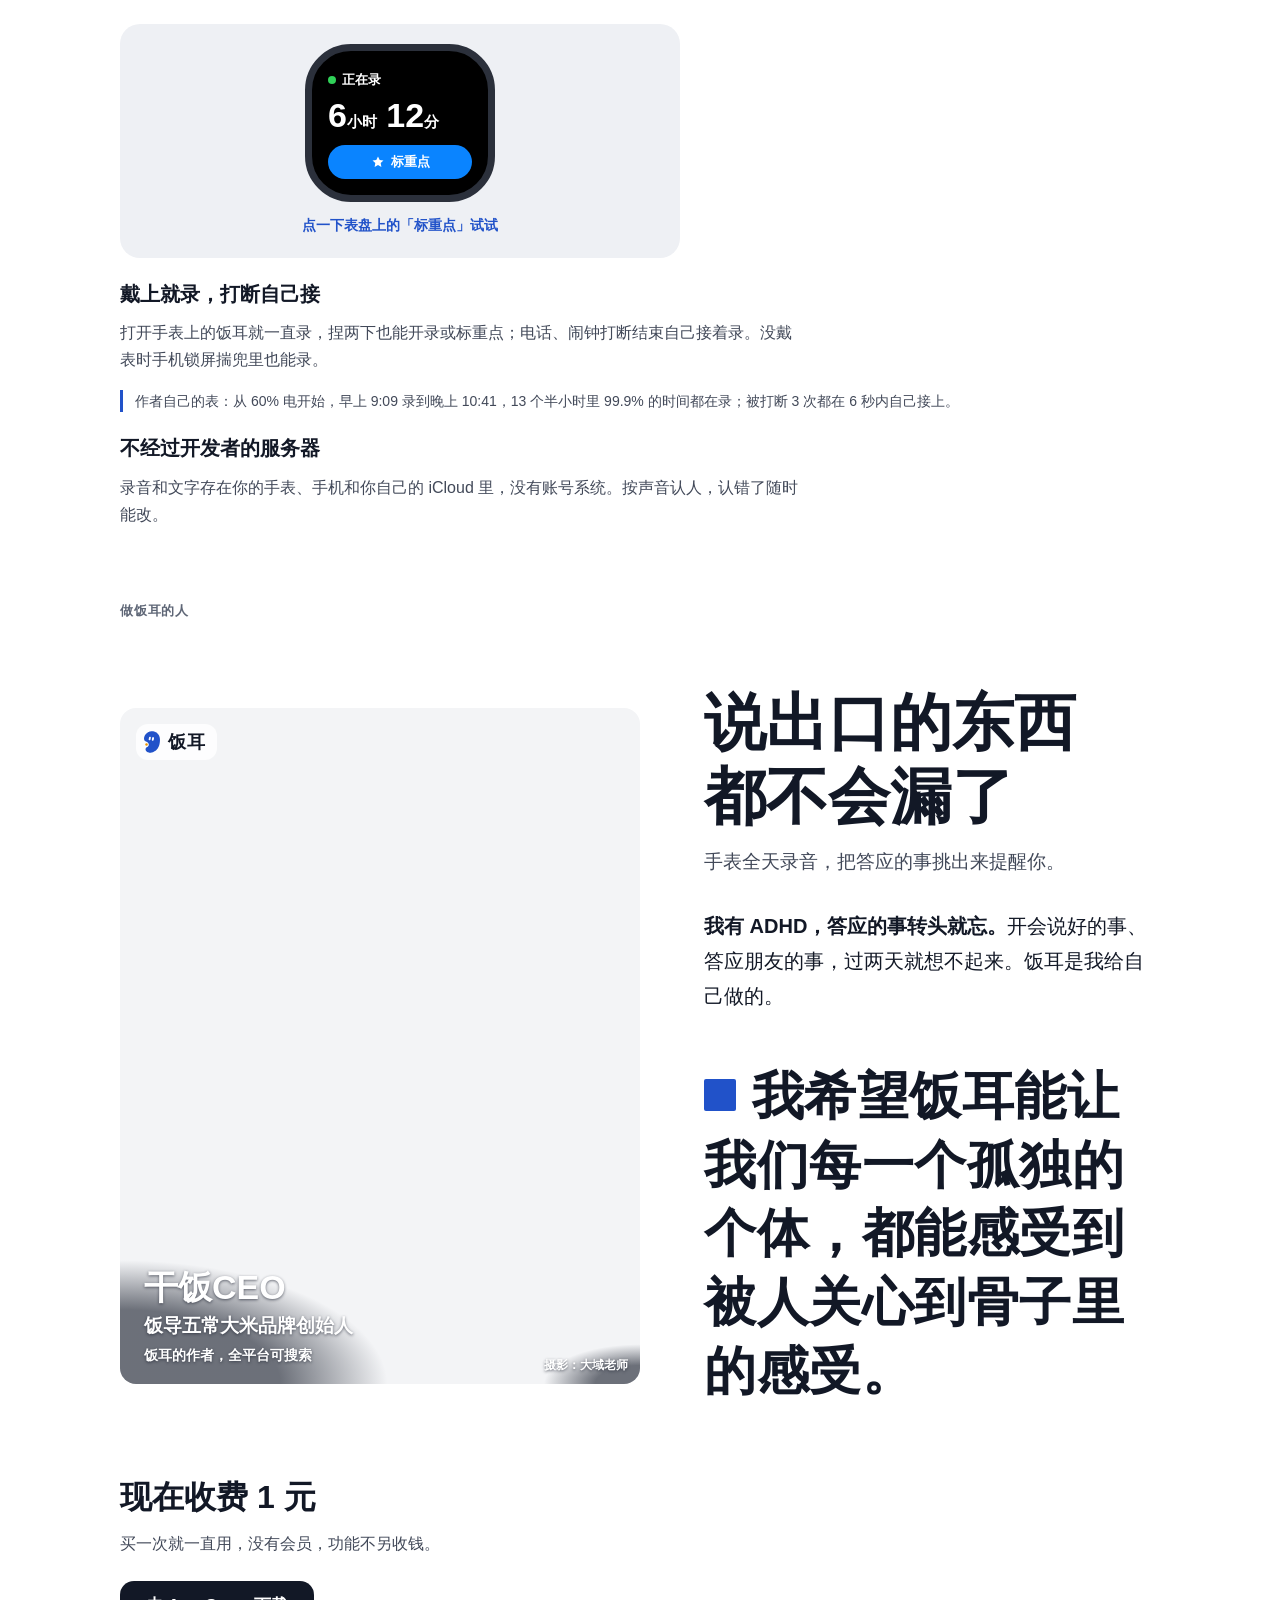
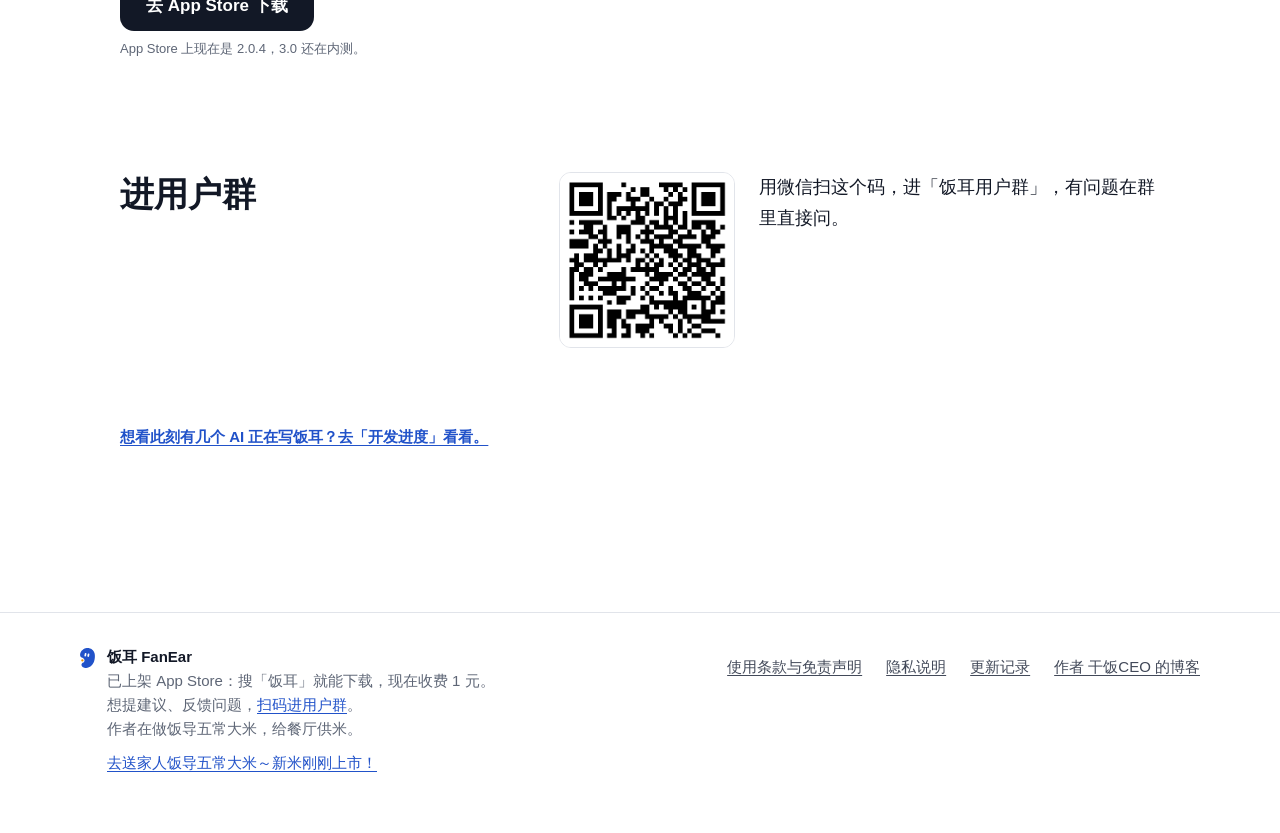
<file: features/index.html>
<!doctype html><title>Redirecting to: /</title><meta http-equiv="refresh" content="0;url=/"><meta name="robots" content="noindex"><link rel="canonical" href="https://fanear.fandao.dev/"><body>	<a href="/">Redirecting from <code>/features/</code> to <code>/</code></a></body>
</file>
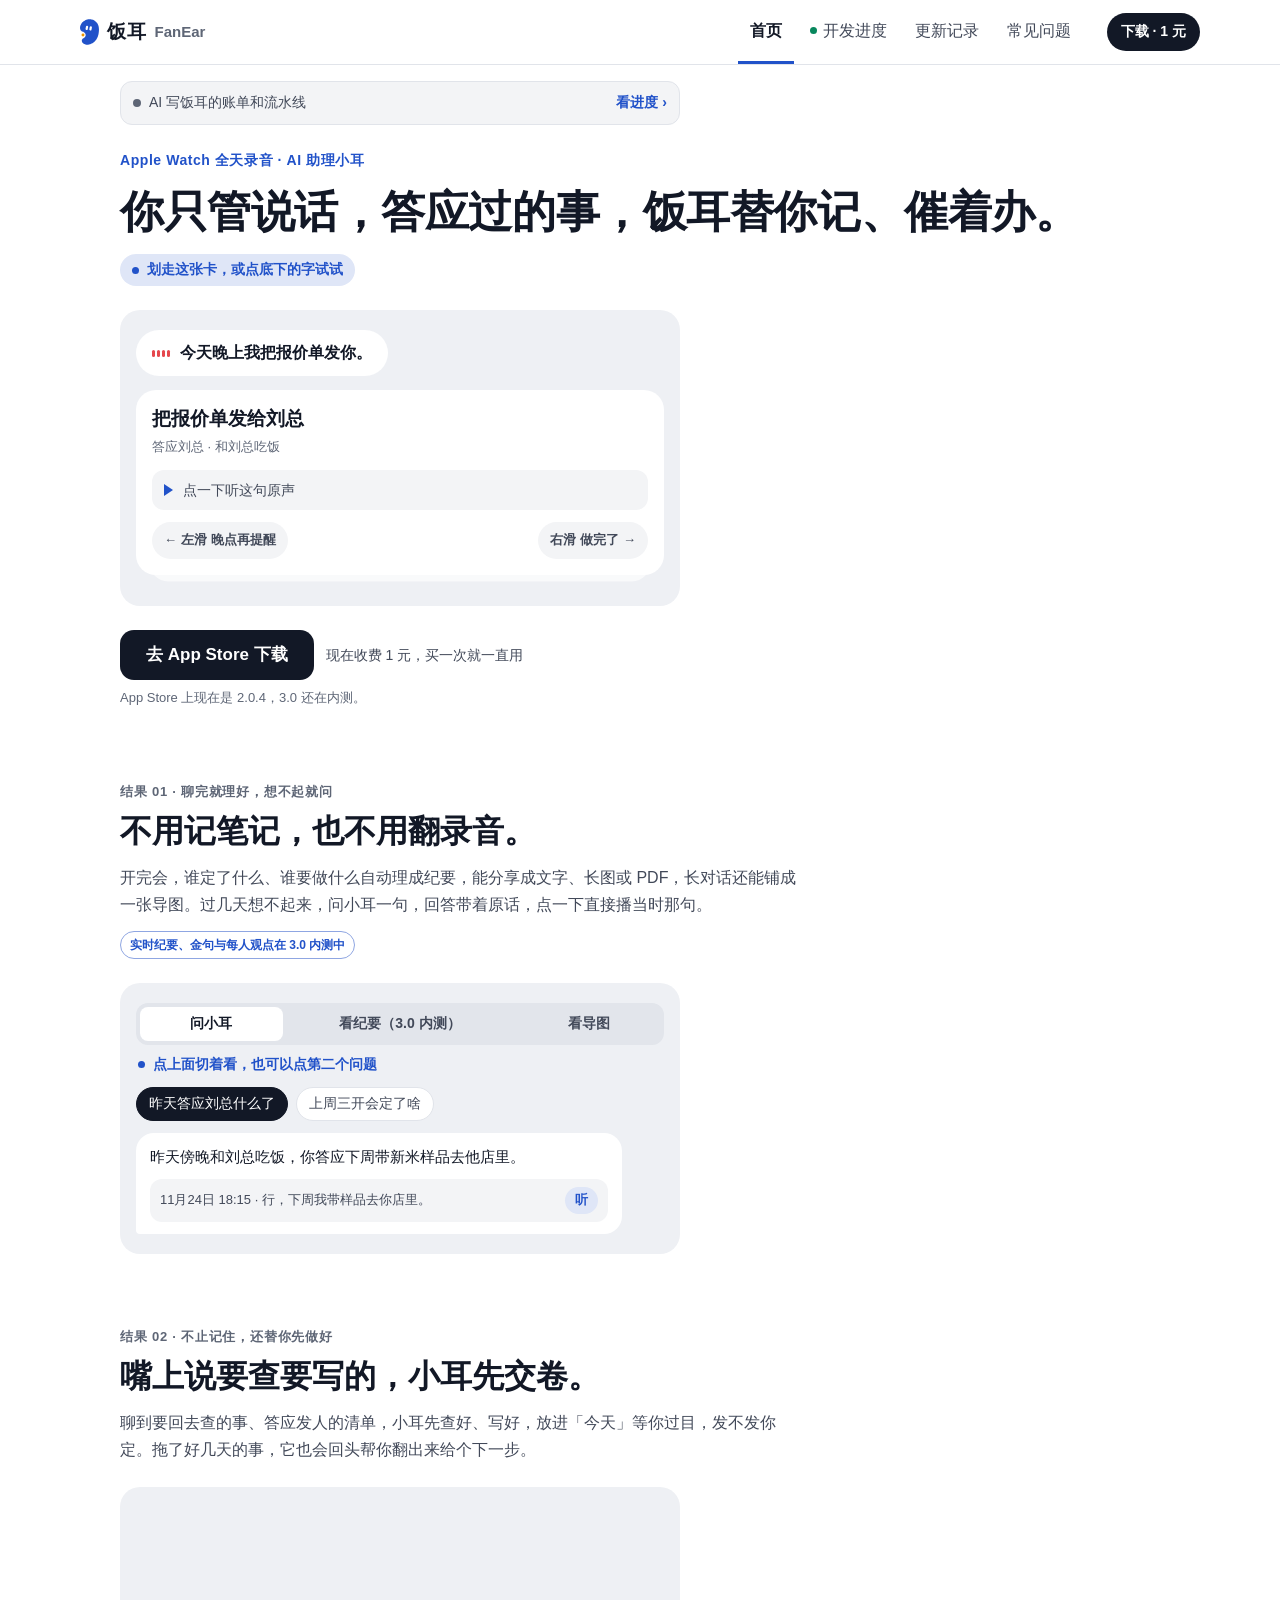
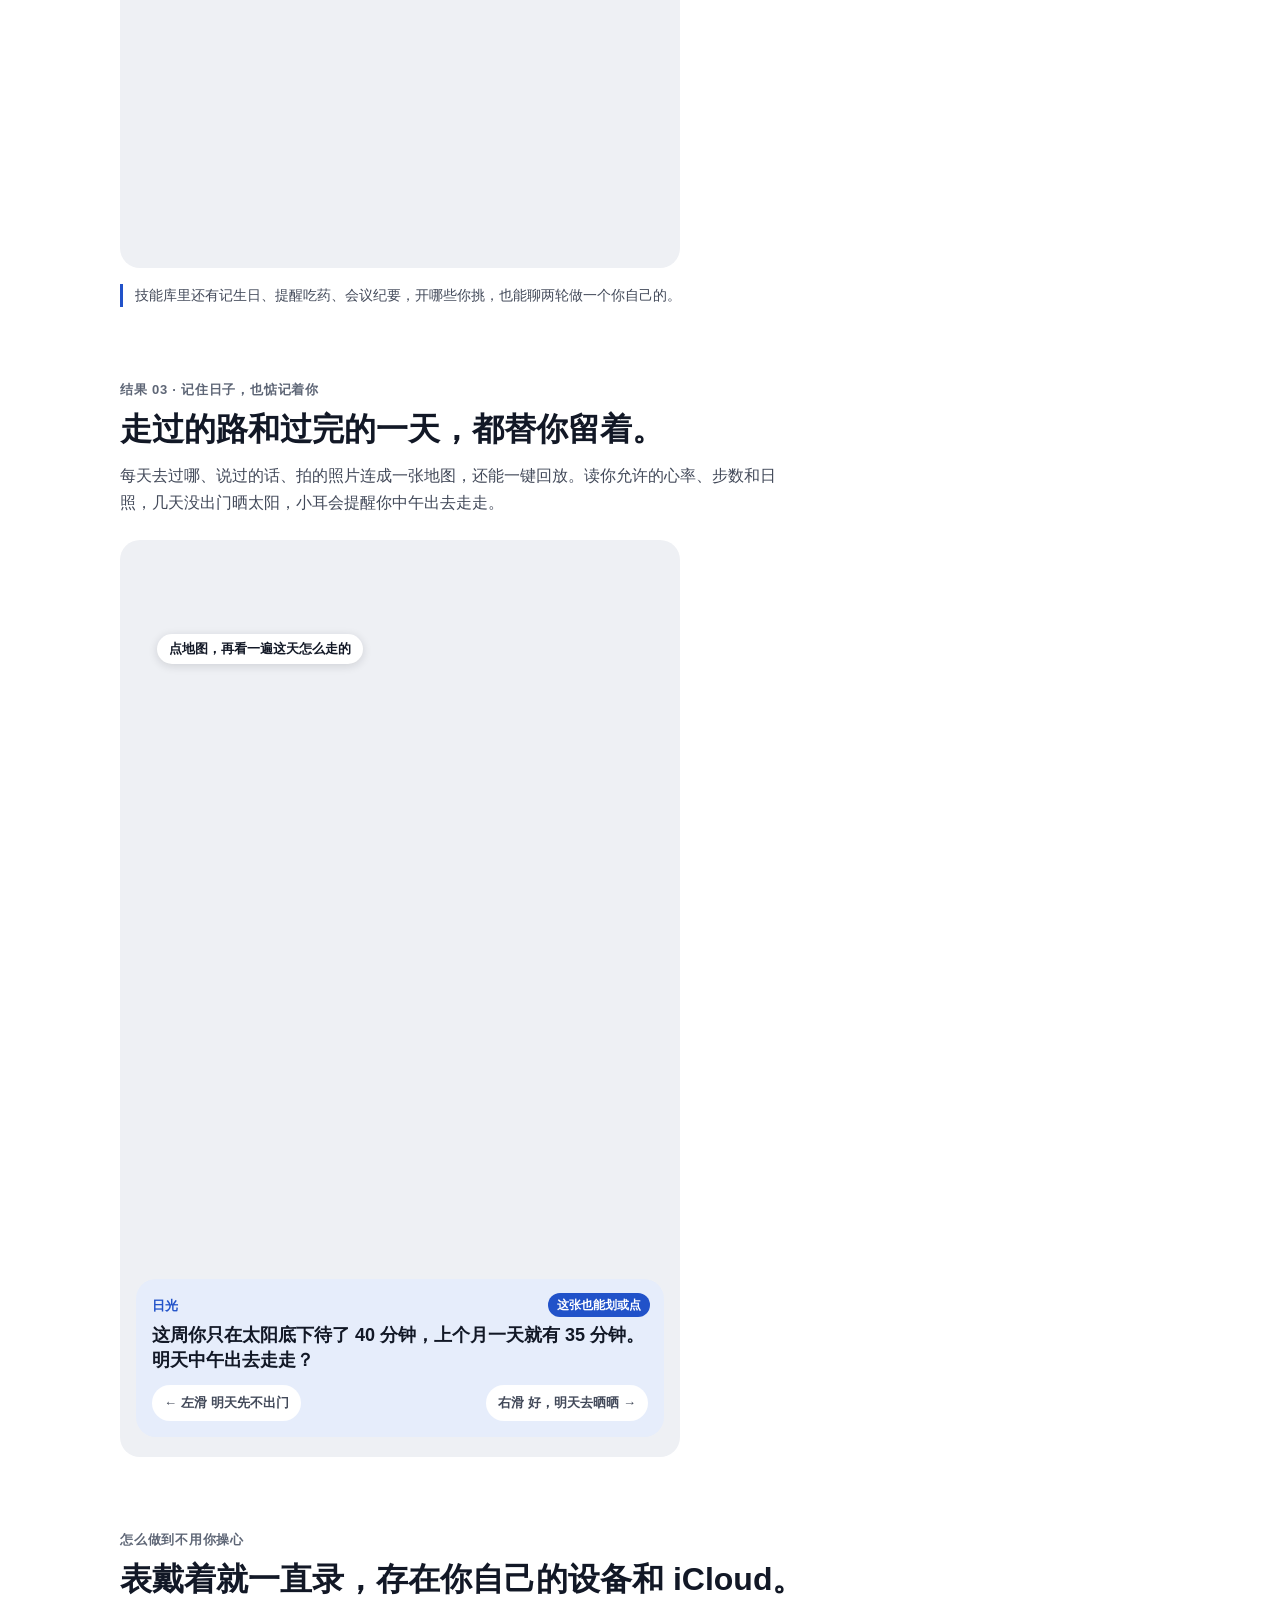
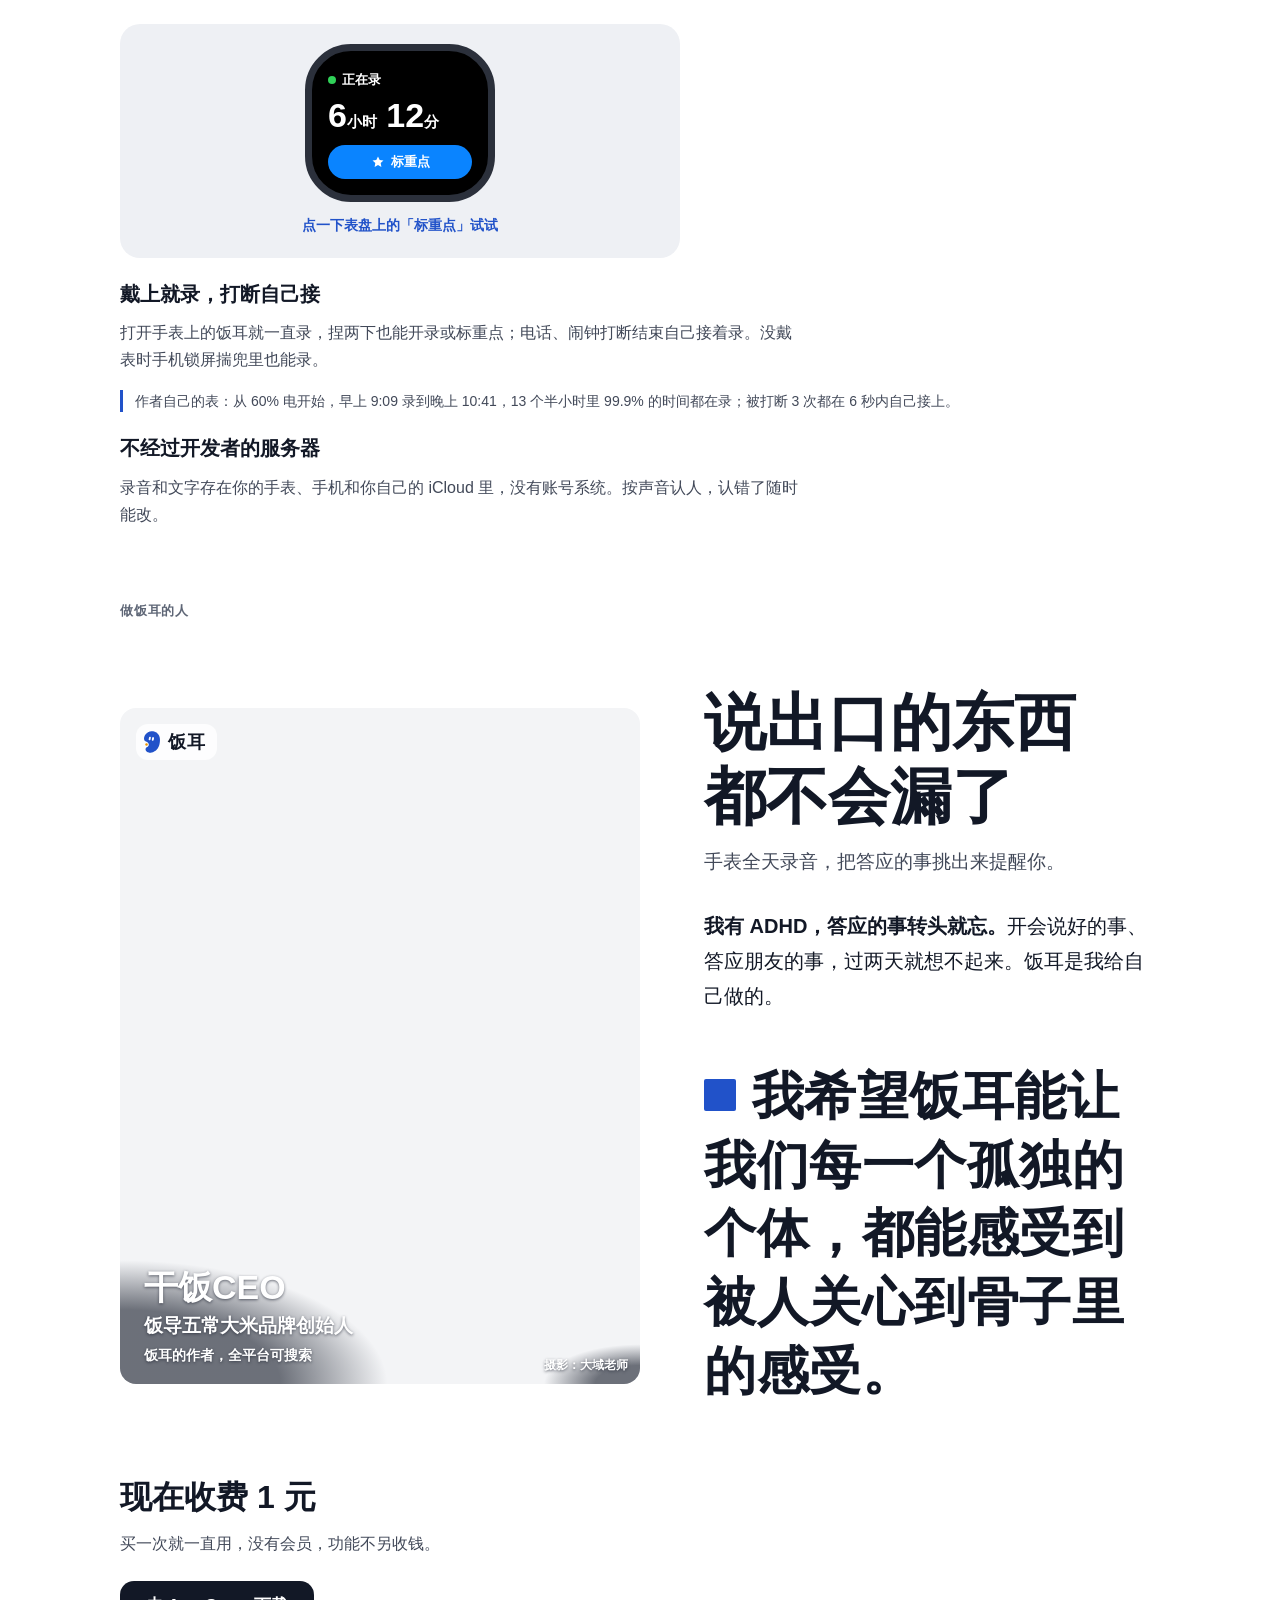
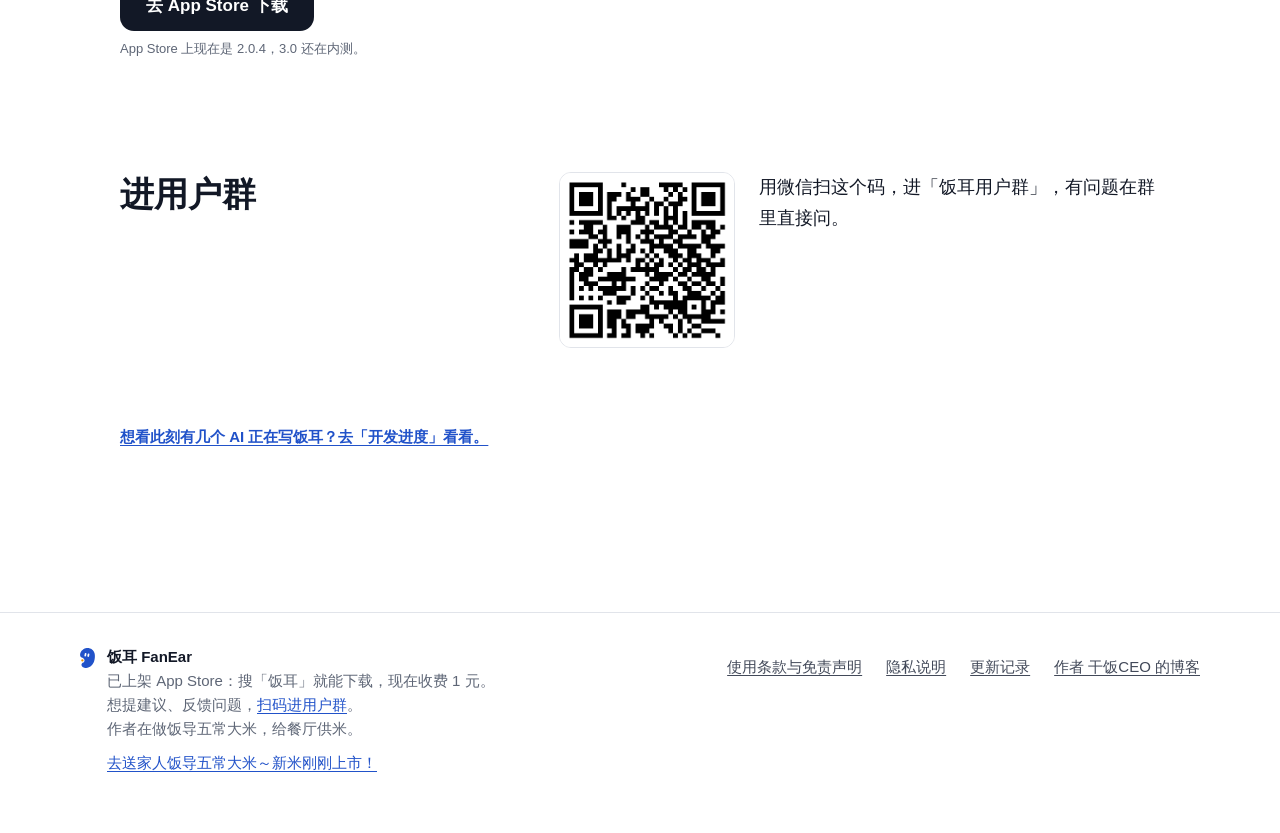
<file: guide/index.html>
<!doctype html><title>Redirecting to: /</title><meta http-equiv="refresh" content="0;url=/"><meta name="robots" content="noindex"><link rel="canonical" href="https://fanear.fandao.dev/"><body>	<a href="/">Redirecting from <code>/guide/</code> to <code>/</code></a></body>
</file>
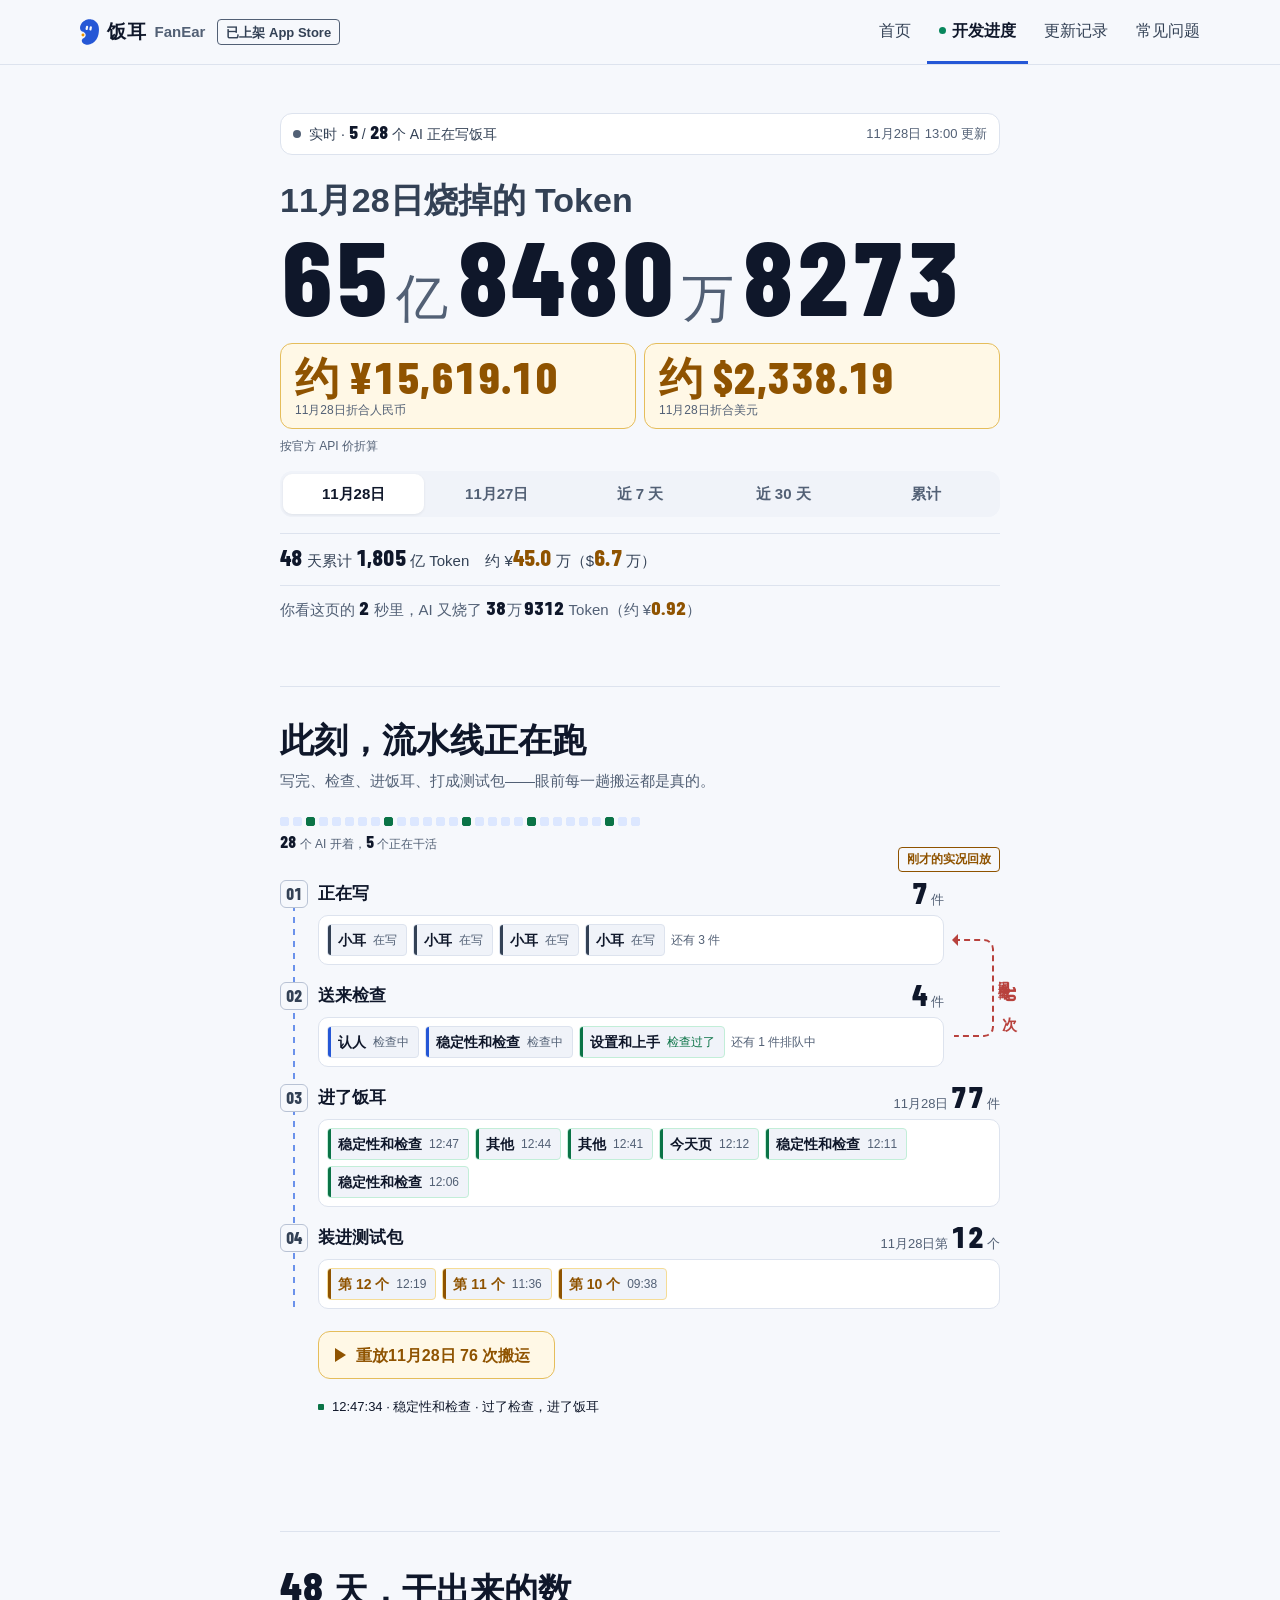
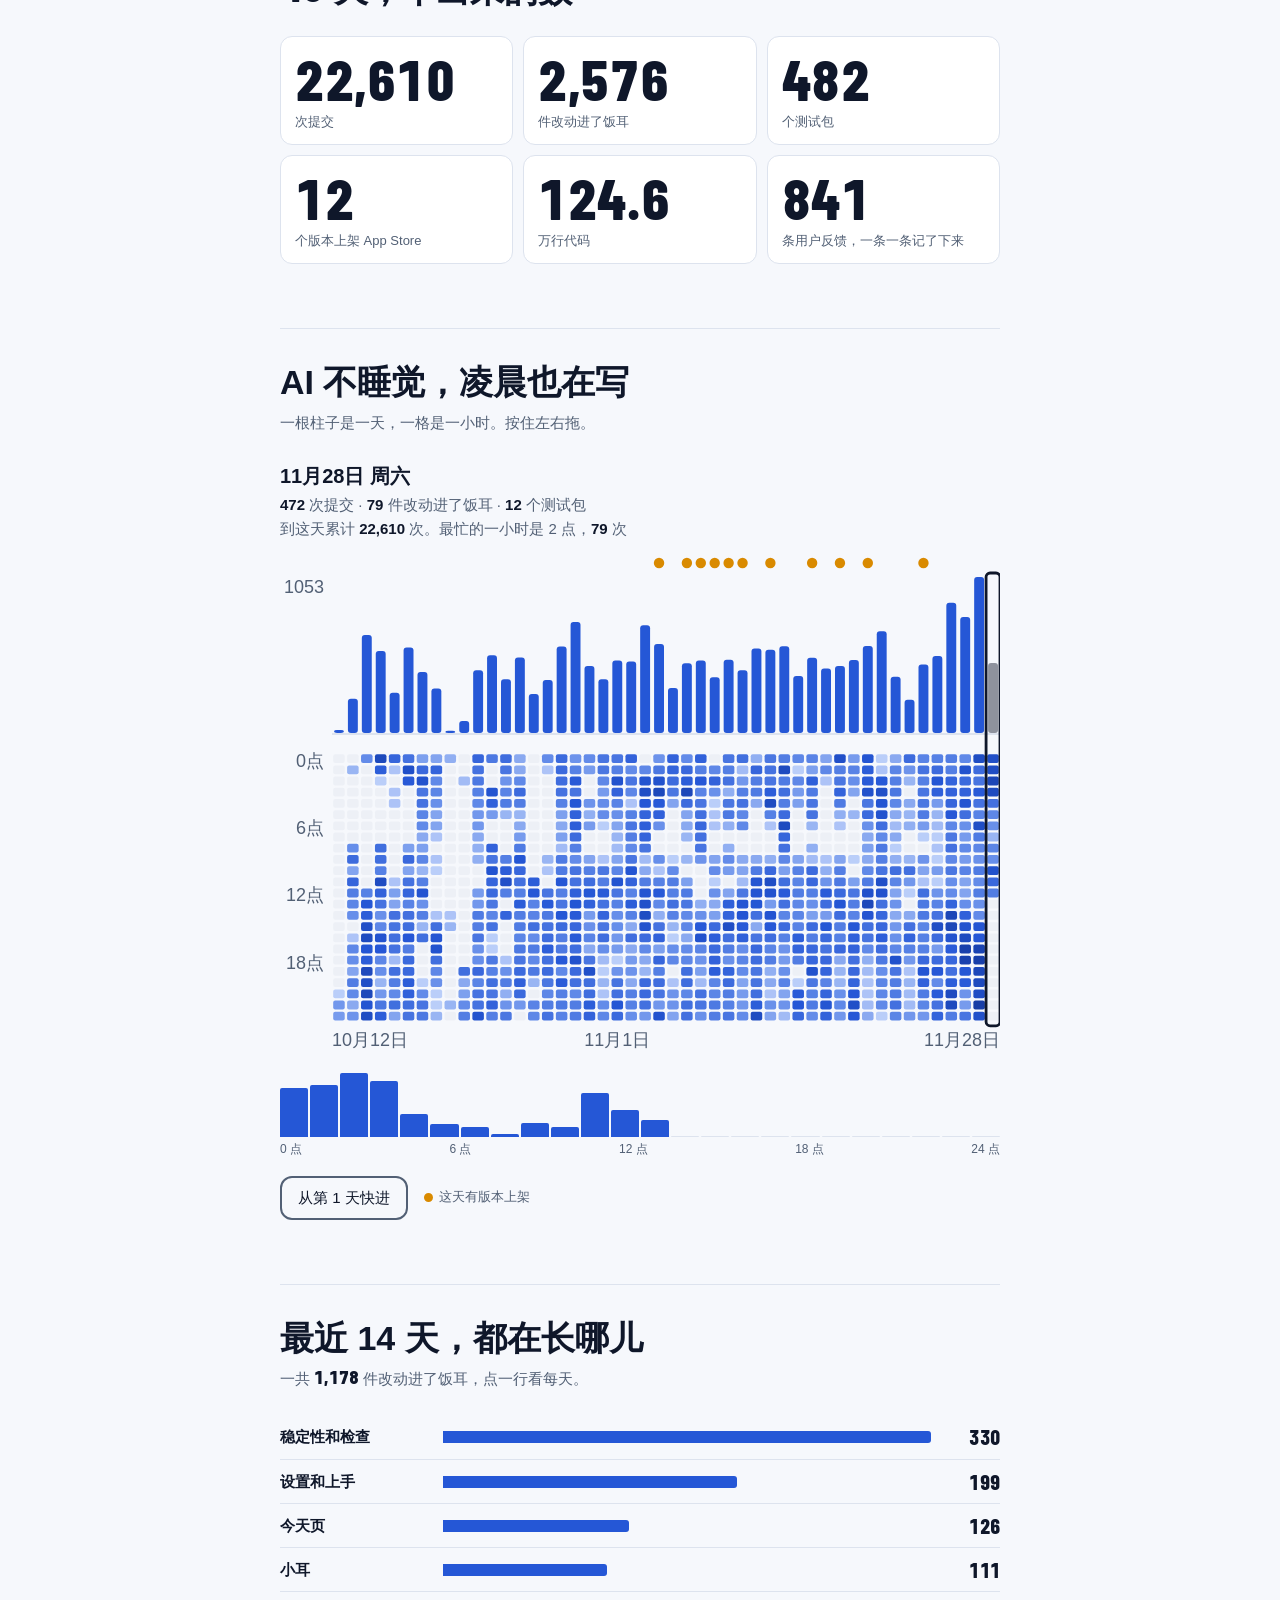
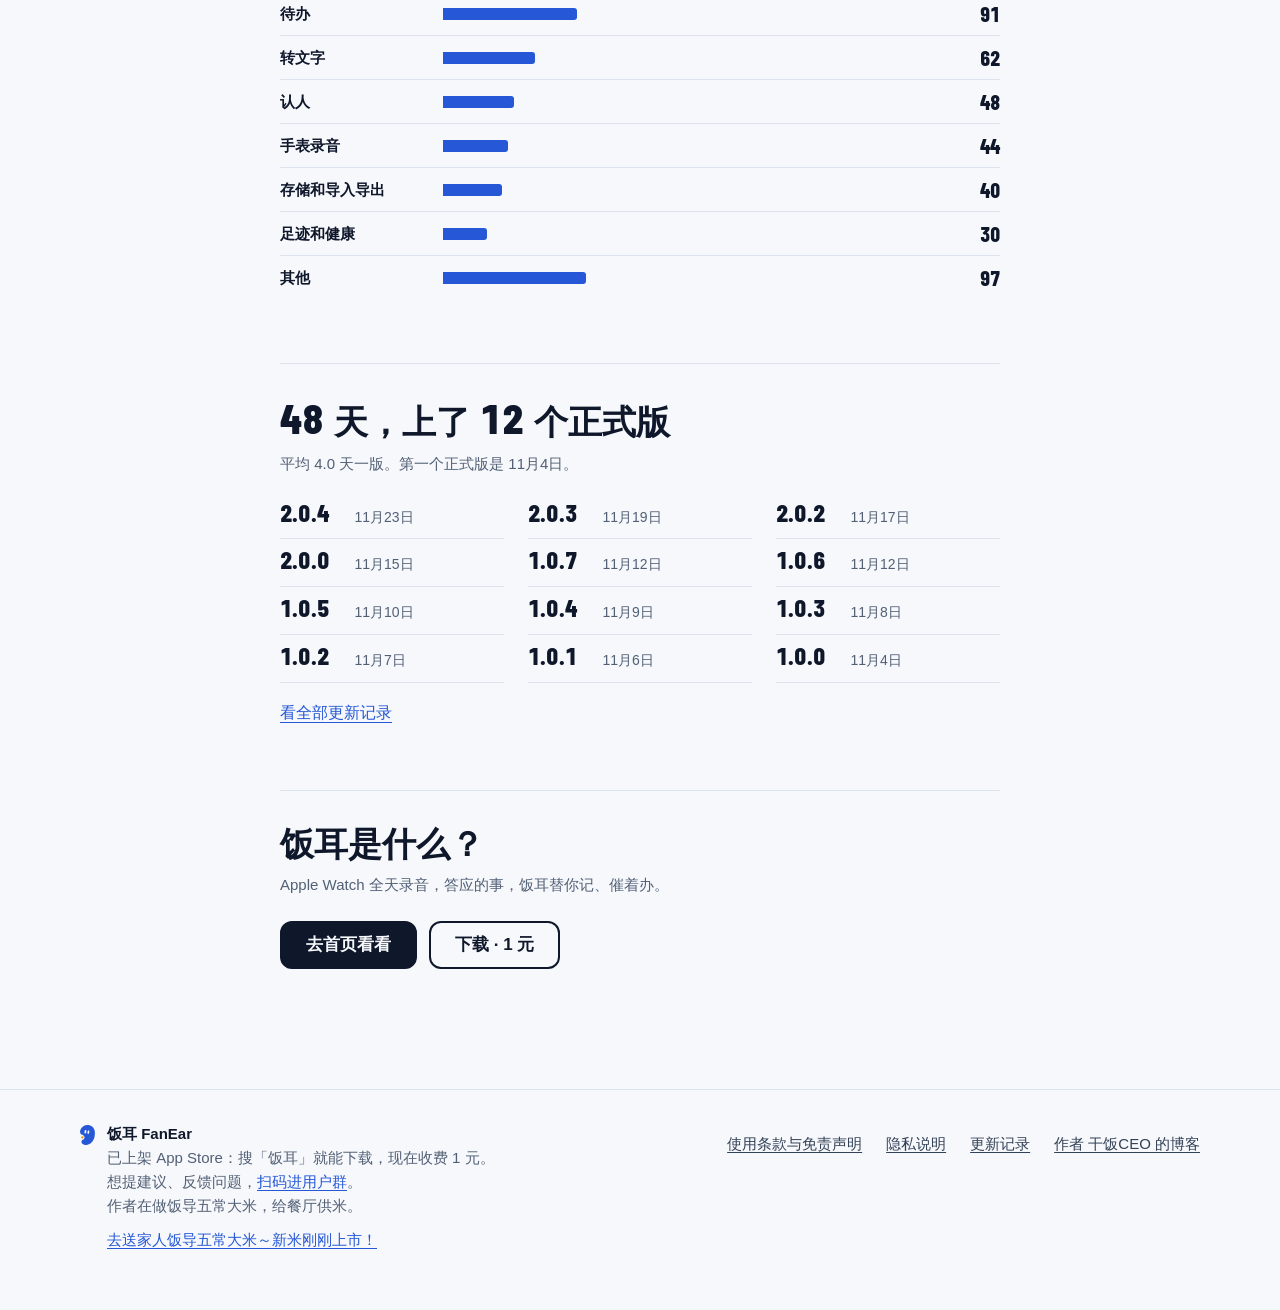
<file: progress/index.html>
<!DOCTYPE html><html lang="zh-CN"><head><meta charset="utf-8"><meta name="viewport" content="width=device-width, initial-scale=1"><title>开发进度｜饭耳 FanEar</title><meta name="description" content="饭耳此刻有几个 AI 在写、今天烧掉多少 Token、值多少钱，一件件改动怎么走到测试包。"><link rel="canonical" href="https://fanear.fandao.dev/progress/"><link rel="icon" href="/favicon.ico" sizes="48x48"><link rel="icon" href="/favicon.png" type="image/png"><link rel="apple-touch-icon" href="/apple-touch-icon.png"><meta name="theme-color" content="#f6f8fc"><meta property="og:type" content="website"><meta property="og:site_name" content="饭耳 FanEar"><meta property="og:title" content="开发进度"><meta property="og:description" content="饭耳此刻有几个 AI 在写、今天烧掉多少 Token、值多少钱，一件件改动怎么走到测试包。"><meta property="og:url" content="https://fanear.fandao.dev/progress/"><meta property="og:image" content="https://fanear.fandao.dev/og-icon.png"><meta name="twitter:card" content="summary"><meta name="generator" content="Astro v7.3.7"><link rel="stylesheet" href="/_astro/Base.Cocr5yV3.css"><link rel="stylesheet" href="/_astro/progress.DR6TwD_e.css"></head><body class="k"><a class="skip-link" href="#main">跳到正文</a><header class="site-header" data-astro-cid-nen7h5rs><div class="header-inner" data-astro-cid-nen7h5rs><a class="brand" href="/" data-astro-cid-nen7h5rs><svg class="logo" width="19" height="26" viewBox="260 150 536 721" aria-hidden="true" focusable="false" data-astro-cid-f7espo7c><path class="logo-me" d="M516.00 151.24C513.08 151.45 507.33 151.85 503.00 152.29C498.67 152.72 494.33 153.20 490.00 153.84C485.67 154.48 481.33 155.25 477.00 156.11C472.67 156.96 468.33 157.89 464.00 158.94C459.67 159.99 455.33 161.14 451.00 162.40C446.67 163.67 442.33 165.03 438.00 166.54C433.67 168.05 429.33 169.69 425.00 171.45C420.67 173.20 416.33 175.06 412.00 177.07C407.67 179.08 403.33 181.23 399.00 183.54C394.67 185.84 390.33 188.29 386.00 190.92C381.67 193.54 377.33 196.32 373.00 199.30C368.67 202.28 364.33 205.40 360.00 208.77C355.67 212.15 351.32 215.75 347.00 219.55C342.68 223.35 338.24 227.40 334.09 231.56C329.93 235.71 325.86 240.18 322.07 244.50C318.29 248.82 314.74 253.17 311.38 257.50C308.02 261.83 304.88 266.17 301.91 270.50C298.94 274.83 296.17 279.17 293.56 283.50C290.95 287.83 288.52 292.17 286.25 296.50C283.97 300.83 281.88 305.17 279.92 309.50C277.97 313.83 276.17 318.17 274.53 322.50C272.89 326.83 271.41 331.17 270.06 335.50C268.72 339.83 267.52 344.17 266.46 348.50C265.40 352.83 264.46 357.17 263.71 361.50C262.95 365.83 262.36 370.17 261.91 374.50C261.46 378.83 261.14 383.17 261.02 387.50C260.90 391.83 260.94 396.17 261.19 400.50C261.44 404.83 261.87 409.17 262.53 413.50C263.19 417.83 264.02 422.17 265.13 426.50C266.24 430.83 267.52 435.17 269.20 439.50C270.88 443.83 272.80 448.17 275.21 452.50C277.63 456.83 280.33 461.22 283.71 465.50C287.09 469.78 291.37 474.44 295.50 478.20C299.64 481.96 304.17 485.22 308.50 488.07C312.83 490.92 317.17 493.20 321.50 495.30C325.83 497.39 330.17 498.87 334.50 500.65C338.83 502.42 343.17 504.01 347.50 505.96C351.83 507.91 356.17 509.97 360.50 512.34C364.83 514.71 369.17 517.21 373.50 520.18C377.83 523.15 382.33 526.43 386.50 530.15C390.66 533.87 394.98 538.28 398.49 542.50C402.00 546.73 404.99 551.17 407.57 555.50C410.14 559.83 412.23 564.17 413.94 568.50C415.66 572.83 416.92 577.17 417.86 581.50C418.81 585.83 419.41 590.17 419.62 594.50C419.83 598.83 419.64 603.17 419.11 607.50C418.57 611.83 417.68 616.17 416.41 620.50C415.13 624.83 413.57 629.17 411.46 633.50C409.35 637.83 406.83 642.18 403.74 646.50C400.65 650.82 396.88 655.43 392.92 659.44C388.96 663.45 384.32 667.30 380.00 670.57C375.68 673.84 371.33 676.48 367.00 679.06C362.67 681.64 358.33 683.49 354.00 686.05C349.67 688.62 345.22 691.05 341.00 694.46C336.78 697.87 332.15 702.33 328.66 706.50C325.16 710.67 322.39 715.17 320.04 719.50C317.69 723.83 315.96 728.17 314.57 732.50C313.18 736.83 312.25 741.17 311.72 745.50C311.20 749.83 311.15 754.17 311.41 758.50C311.67 762.83 312.31 767.17 313.29 771.50C314.27 775.83 315.61 780.17 317.29 784.50C318.97 788.83 320.96 793.17 323.37 797.50C325.78 801.83 328.52 806.18 331.75 810.50C334.98 814.82 338.77 819.36 342.73 823.44C346.69 827.52 351.20 831.52 355.50 834.97C359.80 838.42 364.17 841.41 368.50 844.15C372.83 846.90 377.17 849.24 381.50 851.42C385.83 853.61 390.17 855.53 394.50 857.26C398.83 858.99 403.17 860.47 407.50 861.80C411.83 863.12 416.17 864.24 420.50 865.21C424.83 866.17 429.17 866.95 433.50 867.59C437.83 868.22 442.17 868.71 446.50 869.03C450.83 869.35 455.17 869.44 459.50 869.50C463.83 869.56 468.17 869.54 472.50 869.37C476.83 869.20 481.17 868.87 485.50 868.46C489.83 868.06 494.17 867.53 498.50 866.92C502.83 866.30 507.17 865.60 511.50 864.78C515.83 863.97 520.17 863.08 524.50 862.04C528.83 861.01 533.17 859.83 537.50 858.57C541.83 857.31 546.17 855.95 550.50 854.49C554.83 853.03 559.17 851.50 563.50 849.82C567.83 848.15 572.17 846.34 576.50 844.43C580.83 842.52 585.17 840.52 589.50 838.37C593.83 836.21 598.17 833.90 602.50 831.48C606.83 829.06 611.17 826.52 615.50 823.82C619.83 821.13 624.17 818.29 628.50 815.31C632.83 812.32 637.17 809.21 641.50 805.90C645.83 802.59 650.17 799.10 654.50 795.43C658.83 791.77 663.36 787.77 667.48 783.93C671.59 780.08 675.24 776.43 679.19 772.36C683.13 768.29 687.36 763.81 691.15 759.50C694.94 755.19 698.49 750.83 701.92 746.50C705.36 742.17 708.63 737.83 711.78 733.50C714.92 729.17 717.92 724.83 720.80 720.50C723.68 716.17 726.42 711.83 729.06 707.50C731.70 703.17 734.20 698.83 736.62 694.50C739.04 690.17 741.37 685.83 743.57 681.50C745.77 677.17 747.84 672.83 749.84 668.50C751.84 664.17 753.75 659.83 755.57 655.50C757.39 651.17 759.11 646.83 760.76 642.50C762.41 638.17 763.99 633.83 765.48 629.50C766.98 625.17 768.39 620.83 769.73 616.50C771.06 612.17 772.31 607.83 773.51 603.50C774.72 599.17 775.85 594.83 776.93 590.50C778.01 586.17 779.04 581.83 779.99 577.50C780.94 573.17 781.81 568.83 782.63 564.50C783.46 560.17 784.23 555.83 784.95 551.50C785.68 547.17 786.36 542.83 787.00 538.50C787.64 534.17 788.22 529.83 788.78 525.50C789.34 521.17 789.87 516.83 790.35 512.50C790.83 508.17 791.27 503.83 791.67 499.50C792.07 495.17 792.44 490.83 792.76 486.50C793.08 482.17 793.37 477.83 793.59 473.50C793.81 469.17 793.96 464.83 794.11 460.50C794.26 456.17 794.46 451.83 794.50 447.50C794.54 443.17 794.43 438.83 794.32 434.50C794.21 430.17 794.07 425.83 793.85 421.50C793.62 417.17 793.34 412.83 793.00 408.50C792.66 404.17 792.27 399.83 791.81 395.50C791.35 391.17 790.85 386.83 790.24 382.50C789.63 378.17 788.92 373.83 788.13 369.50C787.34 365.17 786.49 360.83 785.51 356.50C784.54 352.17 783.46 347.83 782.28 343.50C781.11 339.17 779.85 334.83 778.47 330.50C777.09 326.17 775.60 321.83 773.99 317.50C772.37 313.17 770.65 308.83 768.77 304.50C766.89 300.17 764.89 295.83 762.70 291.50C760.51 287.17 758.18 282.83 755.65 278.50C753.11 274.17 750.40 269.83 747.48 265.50C744.57 261.17 741.48 256.83 738.17 252.50C734.85 248.17 731.39 243.83 727.61 239.50C723.83 235.17 719.68 230.67 715.49 226.54C711.31 222.41 706.83 218.43 702.50 214.72C698.17 211.00 693.83 207.52 689.50 204.23C685.17 200.94 680.83 197.87 676.50 194.99C672.17 192.10 667.83 189.44 663.50 186.92C659.17 184.40 654.83 182.09 650.50 179.88C646.17 177.67 641.83 175.58 637.50 173.66C633.17 171.74 628.83 169.99 624.50 168.35C620.17 166.72 615.83 165.24 611.50 163.84C607.17 162.44 602.83 161.11 598.50 159.96C594.17 158.80 589.83 157.84 585.50 156.92C581.17 156.01 576.83 155.18 572.50 154.48C568.17 153.78 563.83 153.22 559.50 152.74C555.17 152.26 550.83 151.88 546.50 151.59C542.17 151.30 537.83 151.10 533.50 151.01C529.17 150.92 523.42 151.00 520.50 151.04C517.58 151.08 518.92 151.04 516.00 151.24Z" data-astro-cid-f7espo7c></path><g data-astro-cid-f7espo7c><rect class="logo-eye" x="422.04" y="332.26" width="61.82" height="122.50" rx="30.91" transform="rotate(11.69 452.95 393.51)" data-astro-cid-f7espo7c></rect><rect class="logo-eye" x="528.56" y="346.31" width="62.08" height="123.98" rx="31.04" transform="rotate(11.92 559.60 408.30)" data-astro-cid-f7espo7c></rect></g><circle class="logo-p1" cx="344.18" cy="597.57" r="41.83" data-astro-cid-f7espo7c></circle></svg><span class="brand-name" data-astro-cid-nen7h5rs>饭耳</span><span class="brand-en" data-astro-cid-nen7h5rs>FanEar</span></a><a class="status" href="/changelog/" title="搜「饭耳」就能下载，现在收费 1 元。" data-astro-cid-nen7h5rs>已上架 App Store</a><nav class="site-nav" aria-label="栏目" data-astro-cid-nen7h5rs><a href="/" data-astro-cid-nen7h5rs>首页</a><a href="/progress/" aria-current="page" data-astro-cid-nen7h5rs><i class="live-dot" aria-hidden="true" data-astro-cid-nen7h5rs></i>开发进度</a><a href="/changelog/" data-astro-cid-nen7h5rs>更新记录</a><a href="/faq/" data-astro-cid-nen7h5rs>常见问题</a></nav></div></header><main id="main" class="pk"><section class="pk-burn" id="pk-burn" aria-labelledby="pk-burn-h"><h1 class="visually-hidden">饭耳开发进度</h1><p class="pk-livebar"><i class="pk-pulse" aria-hidden="true"></i><span>实时 · <b class="pk-num" id="pk-busy">5</b> / <b class="pk-num" id="pk-open">28</b> 个 AI 正在写饭耳</span><span class="pk-stamp" id="pk-stamp">11月28日 13:00 更新</span></p><h2 class="pk-burn-label" id="pk-burn-h">今天烧掉的 Token</h2><p class="pk-burn-num pk-num" id="pk-tok" aria-live="off"><span>64<small class="pk-unit">亿</small></span><span>8016<small class="pk-unit">万</small></span><span>3032</span></p><div class="pk-plates" id="pk-plates"><p class="pk-plate"><span class="pk-plate-v pk-num">约 ¥<b id="pk-cny">15,371</b></span><span class="pk-plate-k" id="pk-cny-k">今日折合人民币</span></p><p class="pk-plate"><span class="pk-plate-v pk-num">约 $<b id="pk-usd">2,301</b></span><span class="pk-plate-k" id="pk-usd-k">今日折合美元</span></p></div><p class="pk-fine">按官方 API 价折算</p><div class="pk-seg" id="pk-seg" role="group" aria-label="看哪一段"><button type="button" data-k="today" aria-pressed="true">今天</button><button type="button" data-k="yesterday" aria-pressed="false">昨天</button><button type="button" data-k="d7" aria-pressed="false">近 7 天</button><button type="button" data-k="d30" aria-pressed="false">近 30 天</button><button type="button" data-k="total" aria-pressed="false">累计</button></div><p class="pk-total" id="pk-total"><span><b class="pk-num">48</b> 天累计 <b class="pk-num" id="pk-total-tok">1,804</b> 亿 Token</span><span id="pk-total-money">约 ¥<b class="pk-num" id="pk-total-cny">44.9</b> 万（$<b class="pk-num" id="pk-total-usd">6.7</b> 万）</span></p><p class="pk-you" id="pk-you">你看这页的 <b class="pk-num" id="pk-secs">0</b> 秒里，AI 又烧了 <b class="pk-num" id="pk-you-tok">0</b> Token<span id="pk-you-money">（约 ¥<b class="pk-num" id="pk-you-cny">0.00</b>）</span></p></section><section class="pk-sec" id="pk-line" aria-labelledby="pk-line-h"><h2 id="pk-line-h">此刻，流水线正在跑</h2><p class="pk-sub">写完、检查、进饭耳、打成测试包——眼前每一趟搬运都是真的。</p><div class="pl-lamps" id="pl-lamps" role="img" aria-label="28 个 AI 开着，5 个正在干活"></div><p class="pk-fine pl-lamps-k"><b class="pk-num" id="pl-open">28</b> 个 AI 开着，<b class="pk-num" id="pl-busy">5</b> 个正在干活</p><div class="pl" id="pl"><p class="pl-badge" id="pl-badge" hidden></p><div class="pl-rail" aria-hidden="true"></div><div class="pl-top"><div class="pl-back" aria-hidden="true"><span>退回重做</span><b class="pk-num" id="pl-back-n"></b></div><div class="pl-st" data-st="writing"><div class="pl-st-head"><span class="pl-no pk-num" aria-hidden="true">01</span><span class="pl-name">正在写</span><span class="pl-count"><span class="pl-count-k" data-count-k="writing"></span><b class="pk-num" data-count="writing">0</b></span></div><div class="pl-box" data-box="writing"></div></div><div class="pl-st" data-st="checking"><div class="pl-st-head"><span class="pl-no pk-num" aria-hidden="true">02</span><span class="pl-name">送来检查</span><span class="pl-count"><span class="pl-count-k" data-count-k="checking"></span><b class="pk-num" data-count="checking">0</b></span></div><div class="pl-box" data-box="checking"></div></div></div><div class="pl-st" data-st="merged"><div class="pl-st-head"><span class="pl-no pk-num" aria-hidden="true">03</span><span class="pl-name">进了饭耳</span><span class="pl-count"><span class="pl-count-k" data-count-k="merged"></span><b class="pk-num" data-count="merged">0</b></span></div><div class="pl-box" data-box="merged"></div></div><div class="pl-st" data-st="build"><div class="pl-st-head"><span class="pl-no pk-num" aria-hidden="true">04</span><span class="pl-name">装进测试包</span><span class="pl-count"><span class="pl-count-k" data-count-k="build"></span><b class="pk-num" data-count="build">0</b></span></div><div class="pl-box" data-box="build"></div></div></div><p class="pl-actions"><button type="button" class="pl-replay" id="pl-replay"><i aria-hidden="true"></i><span id="pl-replay-text">重放今天的搬运</span></button></p><div class="pl-wire" id="pl-wire" aria-live="polite"></div></section><section class="pk-sec" id="pk-totals" aria-labelledby="pk-tot-h"><h2 id="pk-tot-h"><b class="pk-num" id="pk-day-count">48</b> 天，干出来的数</h2><div class="pk-tiles" id="pk-tiles"><div class="pk-tile"><div class="pk-v pk-num" data-tile="commits">22,610</div><div class="pk-k">次提交</div></div><div class="pk-tile"><div class="pk-v pk-num" data-tile="merged">2,576</div><div class="pk-k">件改动进了饭耳</div></div><div class="pk-tile"><div class="pk-v pk-num" data-tile="builds">482</div><div class="pk-k">个测试包</div></div><div class="pk-tile"><div class="pk-v pk-num" data-tile="store" data-n="12">12</div><div class="pk-k">个版本上架 App Store</div></div><div class="pk-tile"><div class="pk-v pk-num" data-tile="lines">124.6</div><div class="pk-k">万行代码</div></div><div class="pk-tile"><div class="pk-v pk-num" data-tile="feedback">841</div><div class="pk-k">条用户反馈，一条一条记了下来</div></div></div></section><section class="pk-sec" id="pk-commits" aria-labelledby="pk-com-h"><h2 id="pk-com-h">AI 不睡觉，凌晨也在写</h2><p class="pk-sub">一根柱子是一天，一格是一小时。按住左右拖。</p><div class="pk-readout" id="pk-readout" aria-live="polite"></div><svg id="pk-chart" viewBox="0 0 360 252" role="img" aria-label="每天的提交数，和每天 24 小时的分布"></svg><div class="pk-hours" id="pk-hours" aria-hidden="true"></div><div class="pk-hours-axis" aria-hidden="true"><span>0 点</span><span>6 点</span><span>12 点</span><span>18 点</span><span>24 点</span></div><div class="pk-row"><button type="button" class="btn btn-line pk-play" id="pk-play">从第 1 天快进</button><div class="pk-legend"><span><i class="pk-key mark"></i>这天有版本上架</span></div></div></section><section class="pk-sec" id="pk-areas" aria-labelledby="pk-area-h"><h2 id="pk-area-h">最近 14 天，都在长哪儿</h2><p class="pk-sub">一共 <b class="pk-num" id="pk-area-total">0</b> 件改动进了饭耳，点一行看每天。</p><div class="pk-areas" id="pk-area-list"></div></section><section class="pk-sec" id="pk-versions" aria-labelledby="pk-ver-h"><h2 id="pk-ver-h"><b class="pk-num">48</b> 天，上了 <b class="pk-num">12</b> 个正式版</h2><p class="pk-sub">平均 4.0 天一版。第一个正式版是 11月4日。</p><ol class="pk-vers" reversed><li><span class="pk-vnum pk-num">2.0.4</span><time datetime="2026-11-23">11月23日</time></li><li><span class="pk-vnum pk-num">2.0.3</span><time datetime="2026-11-19">11月19日</time></li><li><span class="pk-vnum pk-num">2.0.2</span><time datetime="2026-11-17">11月17日</time></li><li><span class="pk-vnum pk-num">2.0.0</span><time datetime="2026-11-15">11月15日</time></li><li><span class="pk-vnum pk-num">1.0.7</span><time datetime="2026-11-12">11月12日</time></li><li><span class="pk-vnum pk-num">1.0.6</span><time datetime="2026-11-12">11月12日</time></li><li><span class="pk-vnum pk-num">1.0.5</span><time datetime="2026-11-10">11月10日</time></li><li><span class="pk-vnum pk-num">1.0.4</span><time datetime="2026-11-09">11月9日</time></li><li><span class="pk-vnum pk-num">1.0.3</span><time datetime="2026-11-08">11月8日</time></li><li><span class="pk-vnum pk-num">1.0.2</span><time datetime="2026-11-07">11月7日</time></li><li><span class="pk-vnum pk-num">1.0.1</span><time datetime="2026-11-06">11月6日</time></li><li><span class="pk-vnum pk-num">1.0.0</span><time datetime="2026-11-04">11月4日</time></li></ol><p class="pk-more"><a href="/changelog/">看全部更新记录</a></p></section><section class="pk-sec pk-home" aria-labelledby="pk-home-h"><h2 id="pk-home-h">饭耳是什么？</h2><p class="pk-sub">Apple Watch 全天录音，答应的事，饭耳替你记、催着办。</p><p class="pk-home-go"><a class="btn" href="/">去首页看看</a><a class="btn btn-line" href="https://apps.apple.com/cn/app/id6822574853">下载 · 1 元</a></p></section></main><script type="application/json" id="progress-data">{"progress":{"v":2,"generated_at":"2026-11-28T13:00:06+08:00","first_day":"2026-10-12","totals":{"commits":22610,"merged":2576,"builds":482,"swift_lines":1246048,"feedback":841},"days":[["2026-10-12",20,0,0],["2026-10-13",232,0,0],["2026-10-14",662,0,2],["2026-10-15",553,0,37],["2026-10-16",271,0,0],["2026-10-17",577,0,20],["2026-10-18",412,0,13],["2026-10-19",301,0,14],["2026-10-20",15,0,2],["2026-10-21",81,0,1],["2026-10-22",424,0,23],["2026-10-23",525,0,29],["2026-10-24",362,0,22],["2026-10-25",510,0,25],["2026-10-26",263,0,16],["2026-10-27",357,0,27],["2026-10-28",584,0,42],["2026-10-29",750,11,39],["2026-10-30",453,46,13],["2026-10-31",363,44,8],["2026-11-01",489,45,6],["2026-11-02",483,36,6],["2026-11-03",728,75,7],["2026-11-04",600,131,5],["2026-11-05",304,67,3],["2026-11-06",470,116,2],["2026-11-07",489,113,4],["2026-11-08",377,91,2],["2026-11-09",495,123,1],["2026-11-10",423,122,2],["2026-11-11",571,119,3],["2026-11-12",562,107,2],["2026-11-13",585,87,3],["2026-11-14",384,65,2],["2026-11-15",508,96,2],["2026-11-16",435,90,2],["2026-11-17",452,75,4],["2026-11-18",492,68,7],["2026-11-19",587,104,3],["2026-11-20",687,115,2],["2026-11-21",380,62,4],["2026-11-22",225,34,4],["2026-11-23",463,58,2],["2026-11-24",519,55,2],["2026-11-25",879,70,6],["2026-11-26",783,122,25],["2026-11-27",1053,150,26],["2026-11-28",472,79,12]],"hours":[[0,0,0,0,0,0,0,0,0,0,0,0,0,0,0,0,0,0,0,0,0,1,10,9],[0,4,0,0,0,0,0,0,13,31,7,35,21,17,13,0,2,16,13,7,21,15,6,11],[14,0,0,0,0,0,0,0,0,0,0,0,19,46,41,61,69,47,41,72,61,76,50,65],[73,40,1,0,0,0,0,0,29,29,19,66,37,27,12,16,52,45,16,13,4,10,24,40],[35,2,0,2,2,0,0,0,0,0,0,2,8,7,28,26,29,27,3,28,21,15,29,7],[27,58,43,0,0,0,0,0,8,33,7,27,35,18,28,29,45,21,32,32,41,38,29,26],[8,33,54,25,27,17,15,6,8,17,4,20,50,12,20,4,29,0,0,0,1,14,25,23],[7,36,15,17,12,7,7,2,0,2,1,0,0,0,2,29,48,53,29,16,12,1,1,4],[5,0,0,0,0,0,0,0,0,0,0,0,0,0,2,4,0,0,0,0,0,0,4,0],[0,0,3,0,0,0,0,0,0,0,0,0,0,0,0,0,0,0,0,29,6,8,14,21],[35,27,23,19,15,10,10,6,5,5,0,0,9,10,22,21,25,12,13,33,17,27,27,53],[23,0,0,51,38,9,0,0,37,26,51,35,32,24,17,27,1,1,23,19,29,25,37,20],[30,25,11,18,22,4,0,0,0,20,41,60,20,0,36,0,0,0,2,12,21,5,11,24],[6,6,15,31,21,4,6,9,22,47,34,28,20,41,21,22,17,23,25,32,38,32,10,0],[0,0,0,0,0,0,0,0,0,0,0,41,45,18,18,29,14,22,15,23,4,0,18,16],[14,2,0,0,0,0,0,0,0,4,2,0,25,43,23,27,30,40,28,31,24,16,21,27],[32,32,30,27,19,8,6,8,3,22,22,46,20,25,46,32,21,23,44,15,42,20,23,18],[11,19,43,26,46,38,41,31,20,14,26,27,39,47,43,34,43,30,54,32,28,15,21,22],[14,9,0,0,11,5,9,0,0,7,20,30,46,38,9,12,18,6,25,58,29,30,40,37],[25,24,16,9,14,14,1,0,0,2,24,21,43,27,35,25,30,13,3,1,4,2,14,16],[25,20,54,37,18,12,7,4,3,7,17,51,25,19,13,13,10,9,1,11,26,28,47,32],[37,14,25,16,2,19,25,21,15,25,49,37,18,41,19,6,30,6,9,11,6,20,19,13],[0,16,51,63,46,36,40,36,26,3,6,21,50,57,65,54,31,15,6,4,32,32,28,10],[11,24,54,74,44,38,12,0,0,13,2,19,44,15,5,27,37,8,35,20,30,25,10,53],[37,36,31,24,7,0,0,0,0,1,14,21,20,29,19,4,1,13,16,0,2,11,11,7],[14,33,41,77,31,7,6,4,0,4,0,8,22,24,15,16,6,14,16,29,30,16,29,28],[38,20,45,18,25,28,33,28,25,11,0,0,0,5,12,44,54,17,11,8,3,27,25,12],[0,16,37,12,1,2,2,0,0,7,14,1,12,6,8,32,40,32,37,40,17,17,23,21],[25,20,27,5,24,23,5,0,5,14,9,0,7,39,36,62,29,21,12,36,31,21,19,25],[29,3,10,20,27,16,15,0,0,6,7,3,24,48,48,44,39,13,17,14,7,9,10,14],[5,35,21,22,6,0,0,0,0,6,22,49,49,47,28,6,25,33,30,24,26,29,41,67],[24,27,25,40,67,19,2,0,0,5,33,63,53,9,50,45,30,17,21,5,6,2,12,7],[21,68,22,29,21,31,69,35,28,16,8,29,42,28,17,31,19,11,9,12,18,7,11,3],[16,1,16,9,8,0,0,0,0,7,19,17,21,16,17,18,40,36,21,0,1,42,45,34],[18,8,39,22,25,26,4,0,5,3,31,33,20,12,8,32,21,33,34,55,24,19,22,14],[7,16,2,0,0,0,0,0,0,2,5,11,42,30,9,46,32,26,33,35,18,35,49,37],[60,20,24,36,22,5,2,0,0,7,20,23,32,47,30,21,19,33,6,4,4,12,15,10],[9,18,13,7,0,4,0,0,0,1,0,8,25,21,18,46,38,37,28,33,36,45,60,45],[49,41,43,56,24,32,12,6,8,6,15,22,56,76,50,29,26,15,5,3,2,2,3,6],[1,2,44,59,49,53,30,15,23,20,26,59,54,29,34,34,40,30,23,13,17,16,15,1],[6,17,20,24,16,6,3,6,1,5,29,17,7,11,6,10,12,16,55,25,21,22,28,17],[31,11,4,0,6,4,5,0,0,4,28,10,1,0,6,28,36,19,10,2,4,3,3,10],[18,27,20,25,24,22,9,1,0,11,7,2,29,23,23,17,19,19,33,48,37,22,17,10],[19,31,47,38,9,4,3,1,2,1,9,1,11,18,27,63,31,9,31,45,14,42,27,36],[21,20,36,37,35,45,16,24,28,16,24,13,14,36,79,78,53,42,34,28,40,68,71,21],[15,53,32,37,50,29,12,9,15,9,18,7,7,13,38,53,68,94,91,46,42,11,9,25],[65,31,26,43,27,18,63,22,16,12,22,14,21,12,14,49,45,86,97,76,71,64,102,57],[61,64,79,69,28,16,12,4,17,13,55,33,21,0,0,0,0,0,0,0,0,0,0,0]],"areas":["手表录音","转文字","认人","小耳","待办","今天页","足迹和健康","设置和上手","存储和导入导出","稳定性和检查","其他"],"merged_by_area":{"2026-11-15":{"设置和上手":18,"认人":3,"足迹和健康":3,"转文字":6,"手表录音":7,"存储和导入导出":2,"稳定性和检查":35,"小耳":8,"其他":3,"今天页":5,"待办":6},"2026-11-16":{"认人":4,"设置和上手":16,"稳定性和检查":27,"其他":6,"转文字":7,"待办":8,"小耳":12,"今天页":6,"足迹和健康":1,"手表录音":3},"2026-11-17":{"待办":4,"稳定性和检查":21,"今天页":12,"手表录音":2,"小耳":7,"足迹和健康":6,"设置和上手":10,"其他":2,"存储和导入导出":1,"认人":4,"转文字":6},"2026-11-18":{"转文字":4,"存储和导入导出":6,"手表录音":5,"稳定性和检查":15,"设置和上手":12,"认人":5,"待办":10,"今天页":7,"其他":4},"2026-11-19":{"稳定性和检查":36,"转文字":4,"手表录音":6,"今天页":10,"存储和导入导出":6,"小耳":11,"设置和上手":10,"其他":8,"足迹和健康":3,"待办":6,"认人":4},"2026-11-20":{"稳定性和检查":19,"设置和上手":14,"转文字":8,"待办":15,"今天页":13,"足迹和健康":6,"其他":8,"手表录音":2,"小耳":16,"认人":8,"存储和导入导出":6},"2026-11-21":{"稳定性和检查":16,"小耳":7,"其他":6,"认人":4,"存储和导入导出":1,"设置和上手":9,"待办":9,"今天页":5,"足迹和健康":1,"手表录音":2,"转文字":2},"2026-11-22":{"稳定性和检查":6,"认人":2,"存储和导入导出":2,"设置和上手":7,"足迹和健康":2,"其他":3,"今天页":5,"小耳":6,"转文字":1},"2026-11-23":{"设置和上手":9,"其他":6,"今天页":8,"稳定性和检查":15,"手表录音":6,"小耳":4,"待办":3,"存储和导入导出":4,"转文字":2,"认人":1},"2026-11-24":{"今天页":11,"其他":4,"足迹和健康":2,"稳定性和检查":15,"待办":3,"小耳":4,"设置和上手":7,"转文字":6,"手表录音":2,"存储和导入导出":1},"2026-11-25":{"稳定性和检查":19,"设置和上手":9,"其他":8,"足迹和健康":1,"待办":11,"今天页":6,"转文字":3,"认人":4,"存储和导入导出":3,"手表录音":3,"小耳":3},"2026-11-26":{"设置和上手":25,"手表录音":4,"稳定性和检查":33,"今天页":16,"认人":4,"存储和导入导出":3,"其他":13,"小耳":7,"转文字":5,"待办":11,"足迹和健康":1},"2026-11-27":{"设置和上手":38,"小耳":17,"待办":3,"其他":21,"足迹和健康":3,"稳定性和检查":41,"认人":3,"转文字":4,"今天页":15,"存储和导入导出":3,"手表录音":2},"2026-11-28":{"稳定性和检查":32,"小耳":9,"设置和上手":15,"今天页":7,"转文字":4,"待办":2,"足迹和健康":1,"其他":5,"认人":2,"存储和导入导出":2}},"live":{"open":28,"busy":5},"pipeline":{"doing":{"小耳":7},"verifying":{"小耳":1,"设置和上手":1}},"tokens":{"today":6480163032,"yesterday":12366702722,"d7":52342378413,"d30":122519842882,"total":180437768322,"per_min":9645182},"usd":{"today":230103,"yesterday":457801,"d7":1968645,"d30":4561960,"total":6728126},"fx":66800,"events":[[1795708810,2,7],[1795709243,1,10],[1795709472,3,10],[1795710559,3,10],[1795710737,3,10],[1795711260,3,10],[1795711314,1,3],[1795711319,2,3],[1795711398,1,4],[1795711405,2,4],[1795711683,1,10],[1795711689,2,10],[1795711985,1,6],[1795711997,2,6],[1795712141,1,3],[1795712147,2,3],[1795712478,1,10],[1795712878,1,10],[1795712885,2,10],[1795713718,4,11],[1795714331,3,10],[1795714450,1,9],[1795714456,2,9],[1795715113,3,10],[1795715248,3,10],[1795716142,1,3],[1795716147,2,3],[1795716163,1,3],[1795716179,2,3],[1795716722,1,3],[1795716739,2,3],[1795716759,4,11],[1795716827,1,10],[1795717232,1,7],[1795717248,2,7],[1795717265,1,2],[1795717282,2,2],[1795717351,1,9],[1795717366,2,9],[1795717640,1,9],[1795717649,2,9],[1795717826,3,10],[1795718849,1,7],[1795718863,2,7],[1795719115,1,1],[1795719123,2,1],[1795719268,1,10],[1795719424,1,10],[1795719515,3,10],[1795719787,1,1],[1795719812,2,1],[1795719849,1,7],[1795719858,4,11],[1795719862,2,7],[1795720118,1,4],[1795720122,1,10],[1795720123,1,5],[1795720126,2,4],[1795720127,2,5],[1795720583,1,5],[1795720602,2,5],[1795720661,3,10],[1795720838,1,10],[1795721030,1,7],[1795721045,2,7],[1795721544,3,10],[1795722094,1,8],[1795722122,2,8],[1795722141,1,5],[1795722153,2,5],[1795722172,4,11],[1795722756,1,10],[1795723383,3,10],[1795723451,3,10],[1795723841,1,5],[1795723852,2,5],[1795723866,4,11],[1795724054,1,5],[1795724086,2,5],[1795724196,1,7],[1795724203,3,10],[1795724212,2,7],[1795724350,1,9],[1795724355,2,9],[1795724435,1,7],[1795724465,2,7],[1795724644,1,5],[1795724649,2,5],[1795724786,1,7],[1795724789,2,7],[1795725647,3,10],[1795726132,4,11],[1795727712,1,7],[1795727726,2,7],[1795729134,1,9],[1795729147,2,9],[1795730136,4,11],[1795730490,1,10],[1795730494,2,10],[1795730934,1,7],[1795730948,2,7],[1795731083,1,7],[1795731107,2,7],[1795731352,1,10],[1795732629,1,7],[1795732634,2,7],[1795732718,1,3],[1795732728,2,3],[1795733092,1,9],[1795733097,2,9],[1795733102,1,10],[1795733373,4,11],[1795733682,1,5],[1795733695,2,5],[1795733704,1,3],[1795733712,2,3],[1795733795,3,10],[1795734940,1,7],[1795734956,2,7],[1795735183,3,10],[1795735316,1,6],[1795735320,2,6],[1795735673,1,7],[1795735685,2,7],[1795735772,3,10],[1795736516,4,11],[1795736599,3,10],[1795736828,1,3],[1795736837,2,3],[1795737303,1,7],[1795737307,2,7],[1795738172,1,7],[1795738186,2,7],[1795738829,4,11],[1795739324,1,3],[1795739339,2,3],[1795740511,1,10],[1795740521,2,10],[1795741063,4,11],[1795742316,1,3],[1795742325,2,3],[1795742957,4,11],[1795743486,1,8],[1795743506,2,8],[1795745255,1,0],[1795745267,2,0],[1795745414,4,11],[1795745795,3,10],[1795746832,1,10],[1795746846,2,10],[1795747139,1,5],[1795747149,2,5],[1795747255,1,4],[1795747257,2,4],[1795747415,4,11],[1795749211,1,9],[1795749226,2,9],[1795749371,4,11],[1795750813,1,5],[1795750817,2,5],[1795752301,4,11],[1795753275,1,9],[1795753287,2,9],[1795753494,3,10],[1795754449,4,11],[1795755071,1,0],[1795755072,1,7],[1795755075,2,7],[1795755088,3,10],[1795755091,2,0],[1795757507,4,11],[1795761834,1,7],[1795761843,2,7],[1795762901,1,9],[1795762904,2,9],[1795763440,1,10],[1795763442,2,10],[1795764041,1,7],[1795764056,2,7],[1795764265,1,9],[1795764265,4,11],[1795764271,2,9],[1795764326,1,10],[1795764333,2,10],[1795764405,1,9],[1795764416,2,9],[1795765803,1,3],[1795765809,2,3],[1795765953,1,7],[1795765967,2,7],[1795766360,1,9],[1795766370,2,9],[1795768476,1,9],[1795768485,2,9],[1795768917,1,5],[1795768920,1,7],[1795768929,2,5],[1795768930,2,7],[1795769211,1,9],[1795769227,2,9],[1795769303,2,3],[1795769515,4,11],[1795769767,1,9],[1795769779,2,9],[1795770372,1,9],[1795770377,2,9],[1795770738,1,7],[1795770764,2,7],[1795771516,3,10],[1795771848,1,3],[1795771862,2,3],[1795772371,1,7],[1795772379,2,7],[1795772566,1,3],[1795772582,2,3],[1795772680,4,11],[1795773161,1,9],[1795773177,2,9],[1795773184,1,10],[1795773193,2,10],[1795774423,1,9],[1795774440,2,9],[1795774911,1,9],[1795774926,2,9],[1795775149,1,7],[1795775156,2,7],[1795775482,1,9],[1795775488,2,9],[1795775579,3,10],[1795775638,3,10],[1795775704,1,7],[1795775719,2,7],[1795775773,1,10],[1795775781,2,10],[1795775873,1,2],[1795775897,2,2],[1795775905,1,7],[1795775913,2,7],[1795776298,1,10],[1795776393,1,9],[1795776399,2,9],[1795776489,4,11],[1795776510,1,9],[1795776520,2,9],[1795776528,3,10],[1795776851,3,10],[1795777190,1,10],[1795777197,2,10],[1795777300,1,7],[1795777323,2,7],[1795777955,1,7],[1795777970,2,7],[1795778106,1,7],[1795778124,2,7],[1795778652,3,10],[1795778752,1,9],[1795778766,2,9],[1795778778,1,5],[1795778783,2,5],[1795779051,1,6],[1795779061,2,6],[1795779315,1,3],[1795779335,2,3],[1795779478,1,10],[1795779489,2,10],[1795779562,1,7],[1795779575,2,7],[1795780008,4,11],[1795780017,1,7],[1795780032,2,7],[1795780225,3,10],[1795780889,1,3],[1795780894,2,3],[1795781049,1,1],[1795781064,2,1],[1795781319,1,7],[1795781322,2,7],[1795781408,1,9],[1795781416,2,9],[1795781719,1,7],[1795781727,2,7],[1795781920,1,9],[1795781924,2,9],[1795782157,1,9],[1795782171,2,9],[1795783032,1,9],[1795783036,2,9],[1795783134,1,10],[1795783193,1,10],[1795783197,2,10],[1795783349,1,9],[1795783352,2,9],[1795783427,1,9],[1795783444,2,9],[1795783799,4,11],[1795783979,3,10],[1795783997,1,7],[1795784001,2,7],[1795784562,1,5],[1795784566,2,5],[1795784675,1,10],[1795784691,2,10],[1795784778,1,10],[1795784799,2,10],[1795784824,1,7],[1795784833,2,7],[1795785334,1,10],[1795785350,2,10],[1795785887,1,3],[1795785892,2,3],[1795786012,1,7],[1795786015,2,7],[1795786783,1,10],[1795786795,2,10],[1795786857,1,2],[1795786878,2,2],[1795787057,3,10],[1795788100,1,5],[1795788108,2,5],[1795788211,1,10],[1795788215,2,10],[1795788563,1,9],[1795788571,2,9],[1795789391,4,11],[1795790190,1,10],[1795790204,2,10],[1795790439,1,1],[1795790441,1,10],[1795790448,2,1],[1795790449,2,10],[1795791238,1,9],[1795791242,2,9],[1795791267,1,5],[1795791273,2,5],[1795791426,1,8],[1795791441,2,8],[1795791455,1,9],[1795791457,2,9],[1795791703,3,10],[1795791790,1,9],[1795791800,2,9],[1795791893,3,10],[1795792010,1,9],[1795792020,2,9],[1795792276,1,10],[1795792279,1,9],[1795792289,2,10],[1795792289,2,9],[1795792332,1,5],[1795792337,2,5],[1795792652,1,7],[1795792660,2,7],[1795793059,1,9],[1795793072,2,9],[1795793171,1,7],[1795793180,2,7],[1795793247,1,9],[1795793261,1,10],[1795793264,2,9],[1795793265,2,10],[1795793284,3,10],[1795793318,1,9],[1795793330,2,9],[1795794204,1,9],[1795794207,2,9],[1795794454,3,10],[1795794583,1,9],[1795794583,4,11],[1795794589,2,9],[1795794745,1,9],[1795794757,2,9],[1795795171,3,10],[1795795341,1,9],[1795795347,2,9],[1795795592,1,9],[1795795595,1,9],[1795795596,2,9],[1795795612,2,9],[1795795947,1,3],[1795795955,2,3],[1795796362,4,11],[1795796842,1,7],[1795796848,2,7],[1795796867,1,9],[1795797028,1,5],[1795797293,1,3],[1795797306,2,3],[1795797408,3,10],[1795798079,3,10],[1795798163,1,3],[1795798169,2,3],[1795799069,4,11],[1795799504,1,9],[1795799517,1,7],[1795799526,2,7],[1795800127,1,3],[1795800138,3,10],[1795800438,1,7],[1795800456,2,7],[1795800529,2,9],[1795800530,2,5],[1795800532,2,9],[1795800534,2,3],[1795800736,1,9],[1795800744,2,9],[1795801170,1,7],[1795801181,2,7],[1795801463,1,7],[1795801477,2,7],[1795801913,1,9],[1795801923,2,9],[1795802067,1,3],[1795802077,2,3],[1795802432,1,1],[1795802444,2,1],[1795802703,1,7],[1795802714,2,7],[1795802955,1,5],[1795802963,2,5],[1795803481,4,11],[1795803895,1,9],[1795803905,2,9],[1795804103,3,10],[1795804576,1,3],[1795804590,2,3],[1795804709,1,1],[1795804714,2,1],[1795804823,3,10],[1795805023,1,9],[1795805026,2,9],[1795805049,3,10],[1795805135,1,5],[1795805148,2,5],[1795805413,1,6],[1795805586,1,10],[1795805829,3,10],[1795805841,1,7],[1795805850,2,7],[1795806114,1,9],[1795806116,2,9],[1795806467,4,11],[1795806662,1,7],[1795806672,2,7],[1795806873,1,7],[1795806886,2,7],[1795807288,1,9],[1795807301,2,9],[1795807466,1,4],[1795807469,2,4],[1795807690,1,9],[1795807699,2,9],[1795808814,1,6],[1795808819,2,6],[1795809572,1,7],[1795809582,2,7],[1795810063,1,9],[1795810071,2,9],[1795810773,1,10],[1795810783,2,10],[1795810789,1,9],[1795810799,2,9],[1795811031,4,11],[1795813050,1,1],[1795813056,2,1],[1795813127,1,7],[1795813147,2,7],[1795813290,1,7],[1795813303,2,7],[1795813360,1,5],[1795813364,2,5],[1795814466,1,3],[1795814472,2,3],[1795814707,1,2],[1795814721,2,2],[1795815474,1,1],[1795815482,2,1],[1795816285,4,11],[1795816428,1,10],[1795816439,2,10],[1795818900,1,9],[1795818912,2,9],[1795819491,1,3],[1795819503,2,3],[1795819719,4,11],[1795820274,1,5],[1795820277,2,5],[1795820400,1,9],[1795820414,2,9],[1795821490,1,3],[1795821506,2,3],[1795821658,1,8],[1795821673,2,8],[1795822377,4,11],[1795824626,4,11],[1795824681,1,9],[1795824688,2,9],[1795825433,1,9],[1795825437,2,9],[1795826460,1,8],[1795826471,2,8],[1795828956,1,9],[1795828963,2,9],[1795829929,4,11],[1795830849,1,9],[1795830860,2,9],[1795831203,1,9],[1795831212,2,9],[1795831730,3,10],[1795832792,1,9],[1795832797,2,9],[1795833006,1,9],[1795833013,2,9],[1795833514,3,10],[1795833525,1,5],[1795833534,2,5],[1795834623,1,4],[1795834631,2,4],[1795834826,1,9],[1795834836,2,9],[1795835102,1,9],[1795835111,2,9],[1795835968,1,10],[1795836050,1,7],[1795836070,2,7],[1795836962,4,11],[1795837444,1,9],[1795837457,2,9],[1795837778,1,7],[1795837791,2,7],[1795837897,1,7],[1795837913,2,7],[1795838071,3,5],[1795838090,1,10],[1795838102,2,10],[1795838126,1,9],[1795838140,2,9],[1795838146,1,9],[1795838155,2,9],[1795838808,1,9],[1795838817,2,9],[1795839057,1,9],[1795839068,2,9],[1795839146,1,5],[1795839160,2,5],[1795839558,4,11],[1795840879,1,10],[1795840880,2,10],[1795841073,1,10],[1795841084,2,10],[1795841248,1,9],[1795841254,2,9],[1795841523,1,7],[1795841665,1,9],[1795841681,2,9],[1795841757,1,2],[1795841773,2,2]],"checking":[[1795840882,3],[1795841607,7]],"writing":[[1795807813,3],[1795817346,3],[1795828558,3],[1795833941,3],[1795834212,3],[1795841040,3],[1795841270,3]]},"released":[["2026-11-23","2.0.4"],["2026-11-19","2.0.3"],["2026-11-17","2.0.2"],["2026-11-15","2.0.0"],["2026-11-12","1.0.7"],["2026-11-12","1.0.6"],["2026-11-10","1.0.5"],["2026-11-09","1.0.4"],["2026-11-08","1.0.3"],["2026-11-07","1.0.2"],["2026-11-06","1.0.1"],["2026-11-04","1.0.0"]],"live":"https://wish.fanear.fandao.dev/api/progress"}</script><script type="module" src="/_astro/progress.astro_astro_type_script_index_0_lang.eJTplUtG.js"></script><footer class="site-footer" data-astro-cid-jo6i4kqk><div class="footer-inner" data-astro-cid-jo6i4kqk><div class="footer-brand" data-astro-cid-jo6i4kqk><svg class="logo" width="15" height="20" viewBox="260 150 536 721" aria-hidden="true" focusable="false" data-astro-cid-f7espo7c><path class="logo-me" d="M516.00 151.24C513.08 151.45 507.33 151.85 503.00 152.29C498.67 152.72 494.33 153.20 490.00 153.84C485.67 154.48 481.33 155.25 477.00 156.11C472.67 156.96 468.33 157.89 464.00 158.94C459.67 159.99 455.33 161.14 451.00 162.40C446.67 163.67 442.33 165.03 438.00 166.54C433.67 168.05 429.33 169.69 425.00 171.45C420.67 173.20 416.33 175.06 412.00 177.07C407.67 179.08 403.33 181.23 399.00 183.54C394.67 185.84 390.33 188.29 386.00 190.92C381.67 193.54 377.33 196.32 373.00 199.30C368.67 202.28 364.33 205.40 360.00 208.77C355.67 212.15 351.32 215.75 347.00 219.55C342.68 223.35 338.24 227.40 334.09 231.56C329.93 235.71 325.86 240.18 322.07 244.50C318.29 248.82 314.74 253.17 311.38 257.50C308.02 261.83 304.88 266.17 301.91 270.50C298.94 274.83 296.17 279.17 293.56 283.50C290.95 287.83 288.52 292.17 286.25 296.50C283.97 300.83 281.88 305.17 279.92 309.50C277.97 313.83 276.17 318.17 274.53 322.50C272.89 326.83 271.41 331.17 270.06 335.50C268.72 339.83 267.52 344.17 266.46 348.50C265.40 352.83 264.46 357.17 263.71 361.50C262.95 365.83 262.36 370.17 261.91 374.50C261.46 378.83 261.14 383.17 261.02 387.50C260.90 391.83 260.94 396.17 261.19 400.50C261.44 404.83 261.87 409.17 262.53 413.50C263.19 417.83 264.02 422.17 265.13 426.50C266.24 430.83 267.52 435.17 269.20 439.50C270.88 443.83 272.80 448.17 275.21 452.50C277.63 456.83 280.33 461.22 283.71 465.50C287.09 469.78 291.37 474.44 295.50 478.20C299.64 481.96 304.17 485.22 308.50 488.07C312.83 490.92 317.17 493.20 321.50 495.30C325.83 497.39 330.17 498.87 334.50 500.65C338.83 502.42 343.17 504.01 347.50 505.96C351.83 507.91 356.17 509.97 360.50 512.34C364.83 514.71 369.17 517.21 373.50 520.18C377.83 523.15 382.33 526.43 386.50 530.15C390.66 533.87 394.98 538.28 398.49 542.50C402.00 546.73 404.99 551.17 407.57 555.50C410.14 559.83 412.23 564.17 413.94 568.50C415.66 572.83 416.92 577.17 417.86 581.50C418.81 585.83 419.41 590.17 419.62 594.50C419.83 598.83 419.64 603.17 419.11 607.50C418.57 611.83 417.68 616.17 416.41 620.50C415.13 624.83 413.57 629.17 411.46 633.50C409.35 637.83 406.83 642.18 403.74 646.50C400.65 650.82 396.88 655.43 392.92 659.44C388.96 663.45 384.32 667.30 380.00 670.57C375.68 673.84 371.33 676.48 367.00 679.06C362.67 681.64 358.33 683.49 354.00 686.05C349.67 688.62 345.22 691.05 341.00 694.46C336.78 697.87 332.15 702.33 328.66 706.50C325.16 710.67 322.39 715.17 320.04 719.50C317.69 723.83 315.96 728.17 314.57 732.50C313.18 736.83 312.25 741.17 311.72 745.50C311.20 749.83 311.15 754.17 311.41 758.50C311.67 762.83 312.31 767.17 313.29 771.50C314.27 775.83 315.61 780.17 317.29 784.50C318.97 788.83 320.96 793.17 323.37 797.50C325.78 801.83 328.52 806.18 331.75 810.50C334.98 814.82 338.77 819.36 342.73 823.44C346.69 827.52 351.20 831.52 355.50 834.97C359.80 838.42 364.17 841.41 368.50 844.15C372.83 846.90 377.17 849.24 381.50 851.42C385.83 853.61 390.17 855.53 394.50 857.26C398.83 858.99 403.17 860.47 407.50 861.80C411.83 863.12 416.17 864.24 420.50 865.21C424.83 866.17 429.17 866.95 433.50 867.59C437.83 868.22 442.17 868.71 446.50 869.03C450.83 869.35 455.17 869.44 459.50 869.50C463.83 869.56 468.17 869.54 472.50 869.37C476.83 869.20 481.17 868.87 485.50 868.46C489.83 868.06 494.17 867.53 498.50 866.92C502.83 866.30 507.17 865.60 511.50 864.78C515.83 863.97 520.17 863.08 524.50 862.04C528.83 861.01 533.17 859.83 537.50 858.57C541.83 857.31 546.17 855.95 550.50 854.49C554.83 853.03 559.17 851.50 563.50 849.82C567.83 848.15 572.17 846.34 576.50 844.43C580.83 842.52 585.17 840.52 589.50 838.37C593.83 836.21 598.17 833.90 602.50 831.48C606.83 829.06 611.17 826.52 615.50 823.82C619.83 821.13 624.17 818.29 628.50 815.31C632.83 812.32 637.17 809.21 641.50 805.90C645.83 802.59 650.17 799.10 654.50 795.43C658.83 791.77 663.36 787.77 667.48 783.93C671.59 780.08 675.24 776.43 679.19 772.36C683.13 768.29 687.36 763.81 691.15 759.50C694.94 755.19 698.49 750.83 701.92 746.50C705.36 742.17 708.63 737.83 711.78 733.50C714.92 729.17 717.92 724.83 720.80 720.50C723.68 716.17 726.42 711.83 729.06 707.50C731.70 703.17 734.20 698.83 736.62 694.50C739.04 690.17 741.37 685.83 743.57 681.50C745.77 677.17 747.84 672.83 749.84 668.50C751.84 664.17 753.75 659.83 755.57 655.50C757.39 651.17 759.11 646.83 760.76 642.50C762.41 638.17 763.99 633.83 765.48 629.50C766.98 625.17 768.39 620.83 769.73 616.50C771.06 612.17 772.31 607.83 773.51 603.50C774.72 599.17 775.85 594.83 776.93 590.50C778.01 586.17 779.04 581.83 779.99 577.50C780.94 573.17 781.81 568.83 782.63 564.50C783.46 560.17 784.23 555.83 784.95 551.50C785.68 547.17 786.36 542.83 787.00 538.50C787.64 534.17 788.22 529.83 788.78 525.50C789.34 521.17 789.87 516.83 790.35 512.50C790.83 508.17 791.27 503.83 791.67 499.50C792.07 495.17 792.44 490.83 792.76 486.50C793.08 482.17 793.37 477.83 793.59 473.50C793.81 469.17 793.96 464.83 794.11 460.50C794.26 456.17 794.46 451.83 794.50 447.50C794.54 443.17 794.43 438.83 794.32 434.50C794.21 430.17 794.07 425.83 793.85 421.50C793.62 417.17 793.34 412.83 793.00 408.50C792.66 404.17 792.27 399.83 791.81 395.50C791.35 391.17 790.85 386.83 790.24 382.50C789.63 378.17 788.92 373.83 788.13 369.50C787.34 365.17 786.49 360.83 785.51 356.50C784.54 352.17 783.46 347.83 782.28 343.50C781.11 339.17 779.85 334.83 778.47 330.50C777.09 326.17 775.60 321.83 773.99 317.50C772.37 313.17 770.65 308.83 768.77 304.50C766.89 300.17 764.89 295.83 762.70 291.50C760.51 287.17 758.18 282.83 755.65 278.50C753.11 274.17 750.40 269.83 747.48 265.50C744.57 261.17 741.48 256.83 738.17 252.50C734.85 248.17 731.39 243.83 727.61 239.50C723.83 235.17 719.68 230.67 715.49 226.54C711.31 222.41 706.83 218.43 702.50 214.72C698.17 211.00 693.83 207.52 689.50 204.23C685.17 200.94 680.83 197.87 676.50 194.99C672.17 192.10 667.83 189.44 663.50 186.92C659.17 184.40 654.83 182.09 650.50 179.88C646.17 177.67 641.83 175.58 637.50 173.66C633.17 171.74 628.83 169.99 624.50 168.35C620.17 166.72 615.83 165.24 611.50 163.84C607.17 162.44 602.83 161.11 598.50 159.96C594.17 158.80 589.83 157.84 585.50 156.92C581.17 156.01 576.83 155.18 572.50 154.48C568.17 153.78 563.83 153.22 559.50 152.74C555.17 152.26 550.83 151.88 546.50 151.59C542.17 151.30 537.83 151.10 533.50 151.01C529.17 150.92 523.42 151.00 520.50 151.04C517.58 151.08 518.92 151.04 516.00 151.24Z" data-astro-cid-f7espo7c></path><g data-astro-cid-f7espo7c><rect class="logo-eye" x="422.04" y="332.26" width="61.82" height="122.50" rx="30.91" transform="rotate(11.69 452.95 393.51)" data-astro-cid-f7espo7c></rect><rect class="logo-eye" x="528.56" y="346.31" width="62.08" height="123.98" rx="31.04" transform="rotate(11.92 559.60 408.30)" data-astro-cid-f7espo7c></rect></g><circle class="logo-p1" cx="344.18" cy="597.57" r="41.83" data-astro-cid-f7espo7c></circle></svg><p data-astro-cid-jo6i4kqk><strong data-astro-cid-jo6i4kqk>饭耳 FanEar</strong><span class="footer-status" data-astro-cid-jo6i4kqk>已上架 App Store：搜「饭耳」就能下载，现在收费 1 元。</span><span class="footer-status" data-astro-cid-jo6i4kqk>想提建议、反馈问题，<a href="/#group" data-astro-cid-jo6i4kqk>扫码进用户群</a>。</span><span class="footer-status" data-astro-cid-jo6i4kqk>作者在做饭导五常大米，给餐厅供米。</span><a class="footer-shop" href="https://store.weixin.qq.com/shop/b/rKLGUz4XqmFKlfA?entrance_id=h5" data-astro-cid-jo6i4kqk>去送家人饭导五常大米～新米刚刚上市！</a></p></div><nav class="footer-links" aria-label="条款和其他" data-astro-cid-jo6i4kqk><a href="/terms/" data-astro-cid-jo6i4kqk>使用条款与免责声明</a><a href="/privacy/" data-astro-cid-jo6i4kqk>隐私说明</a><a href="/changelog/" data-astro-cid-jo6i4kqk>更新记录</a><a href="https://ceo.fandao.dev/" data-astro-cid-jo6i4kqk>作者 干饭CEO 的博客</a></nav></div></footer></body></html>
</file>
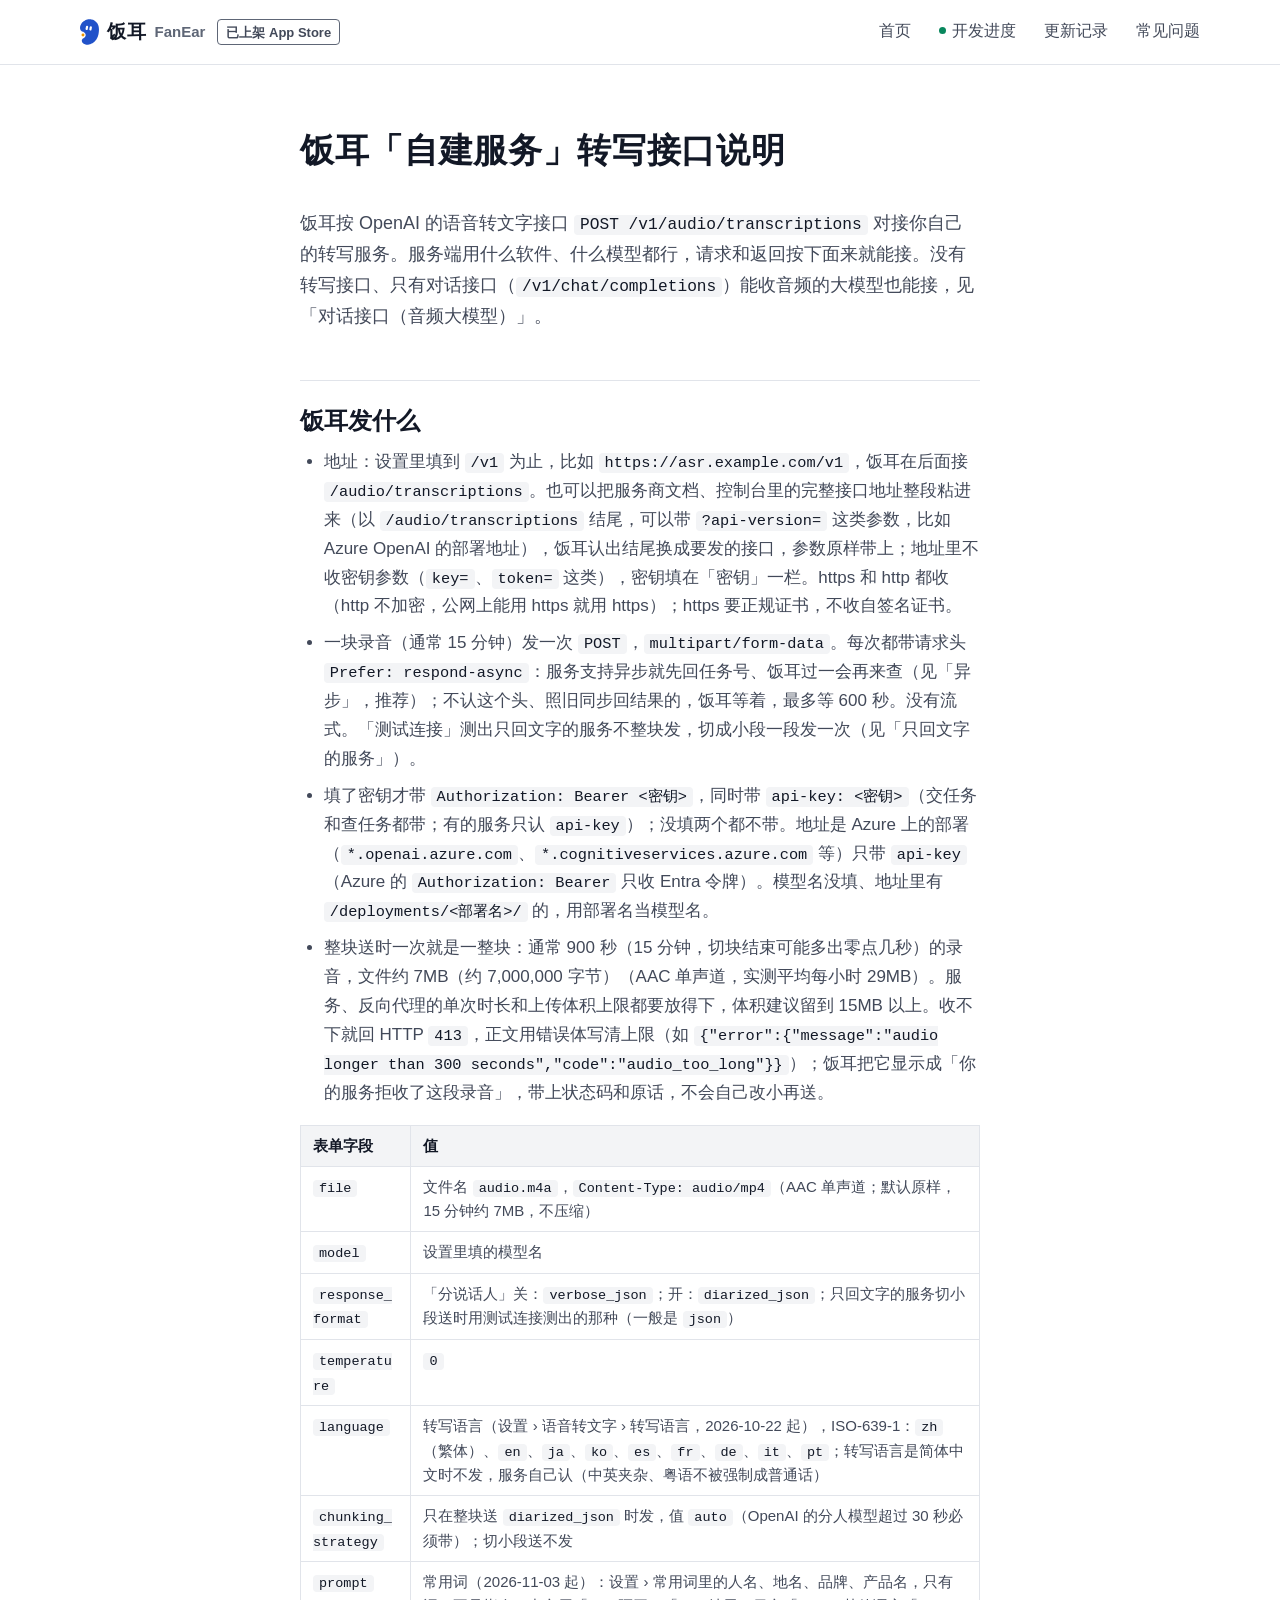
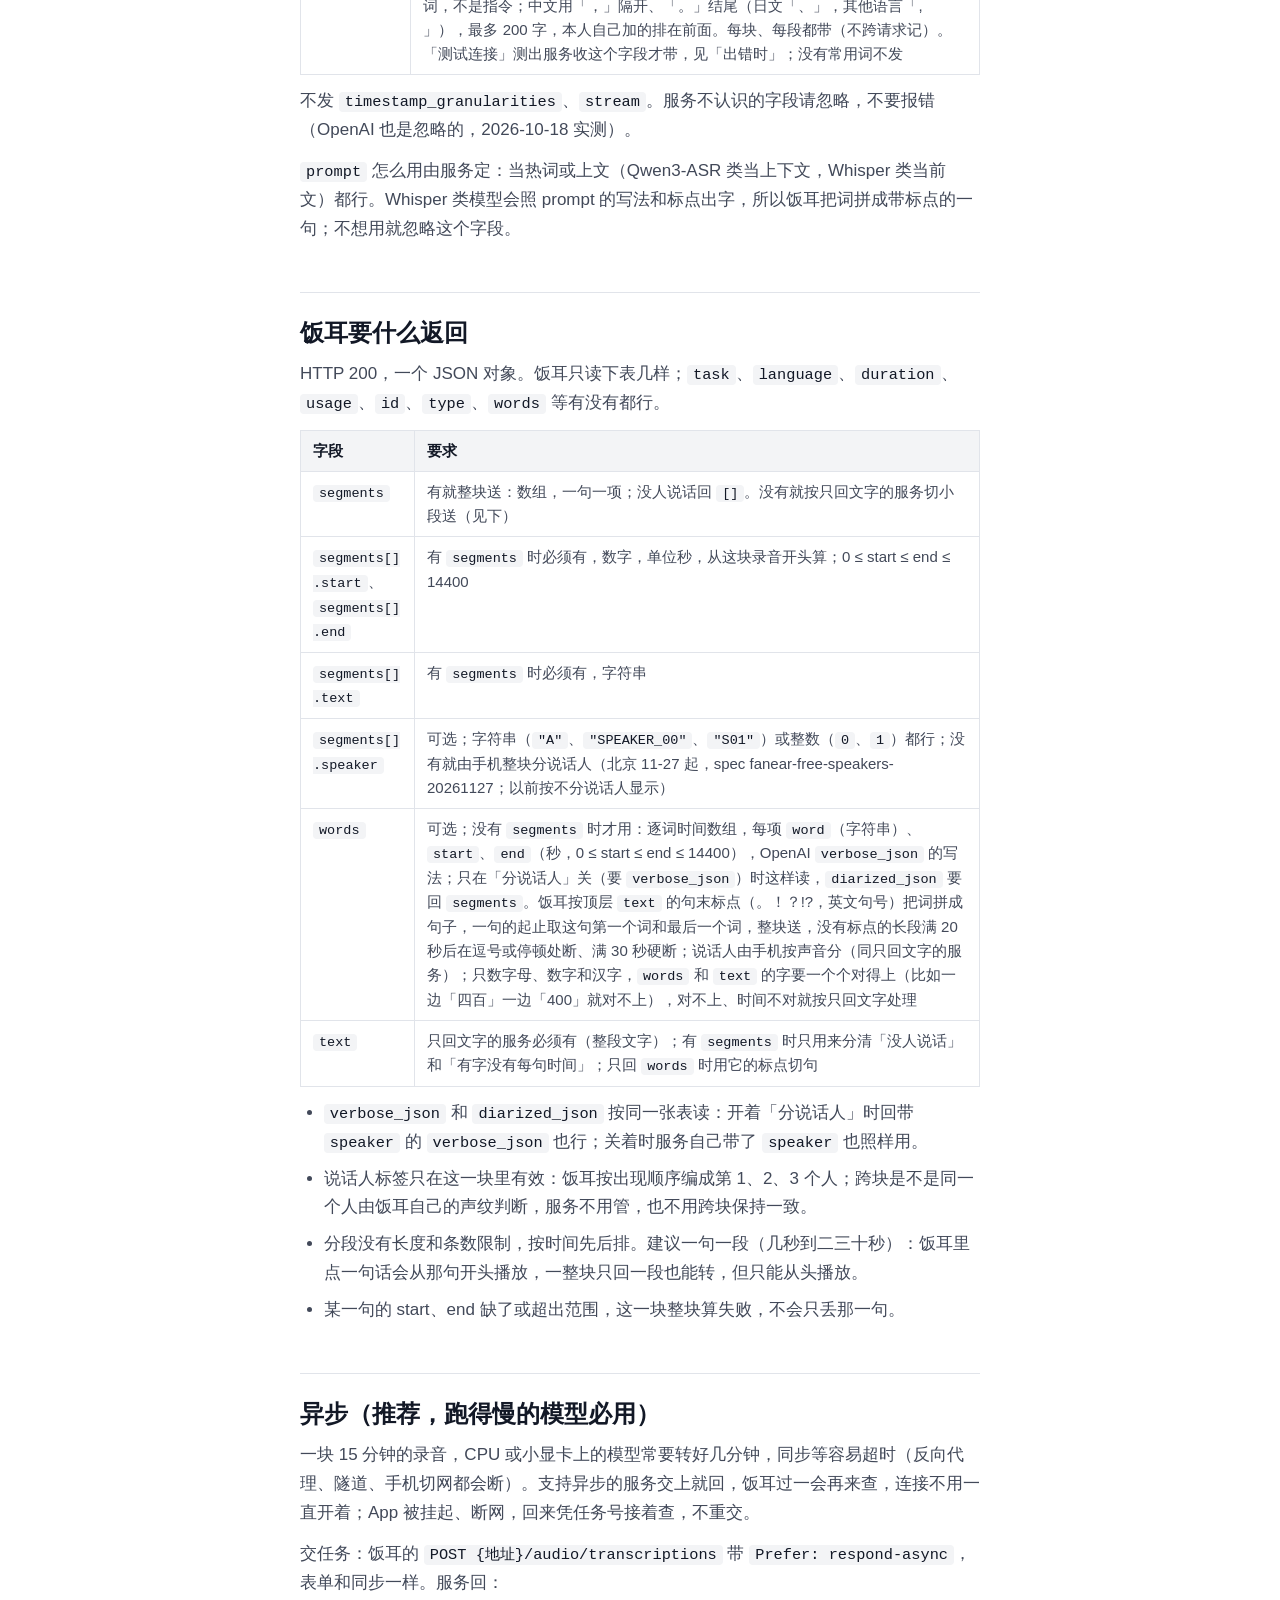
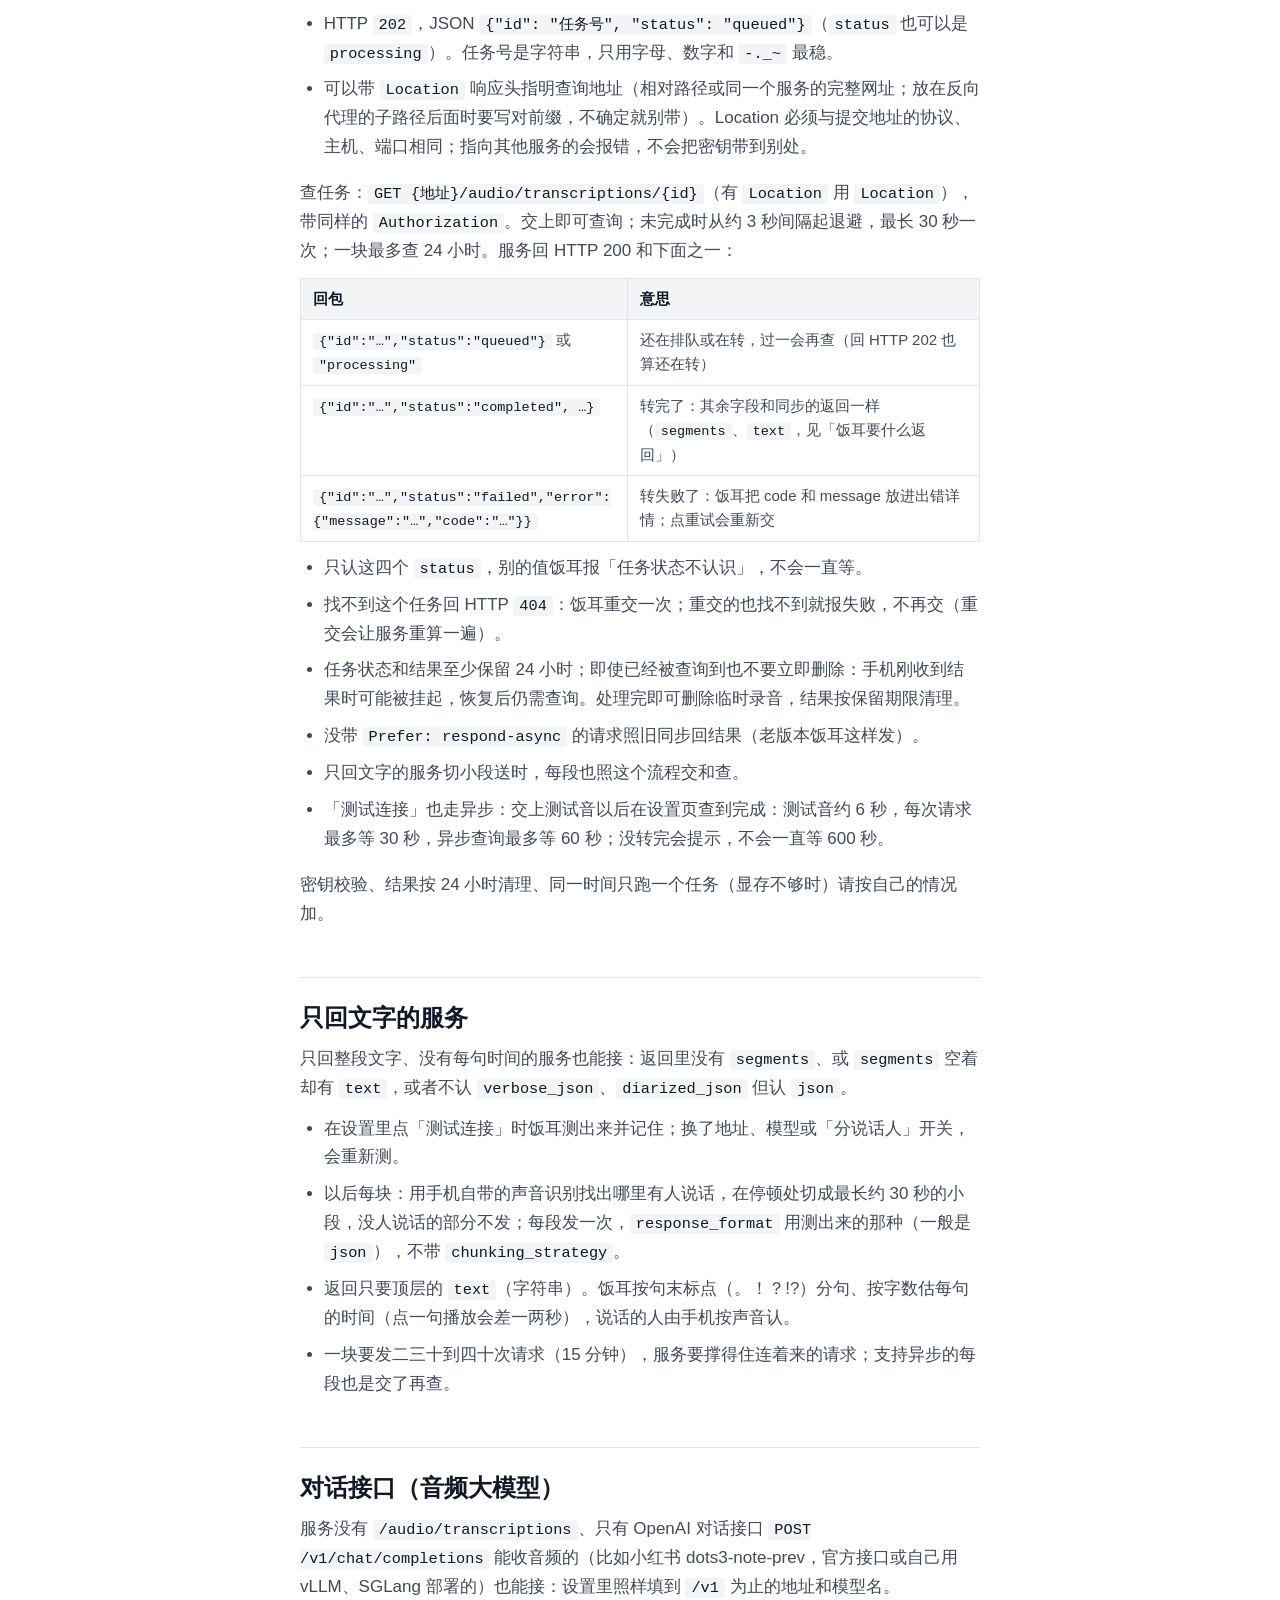
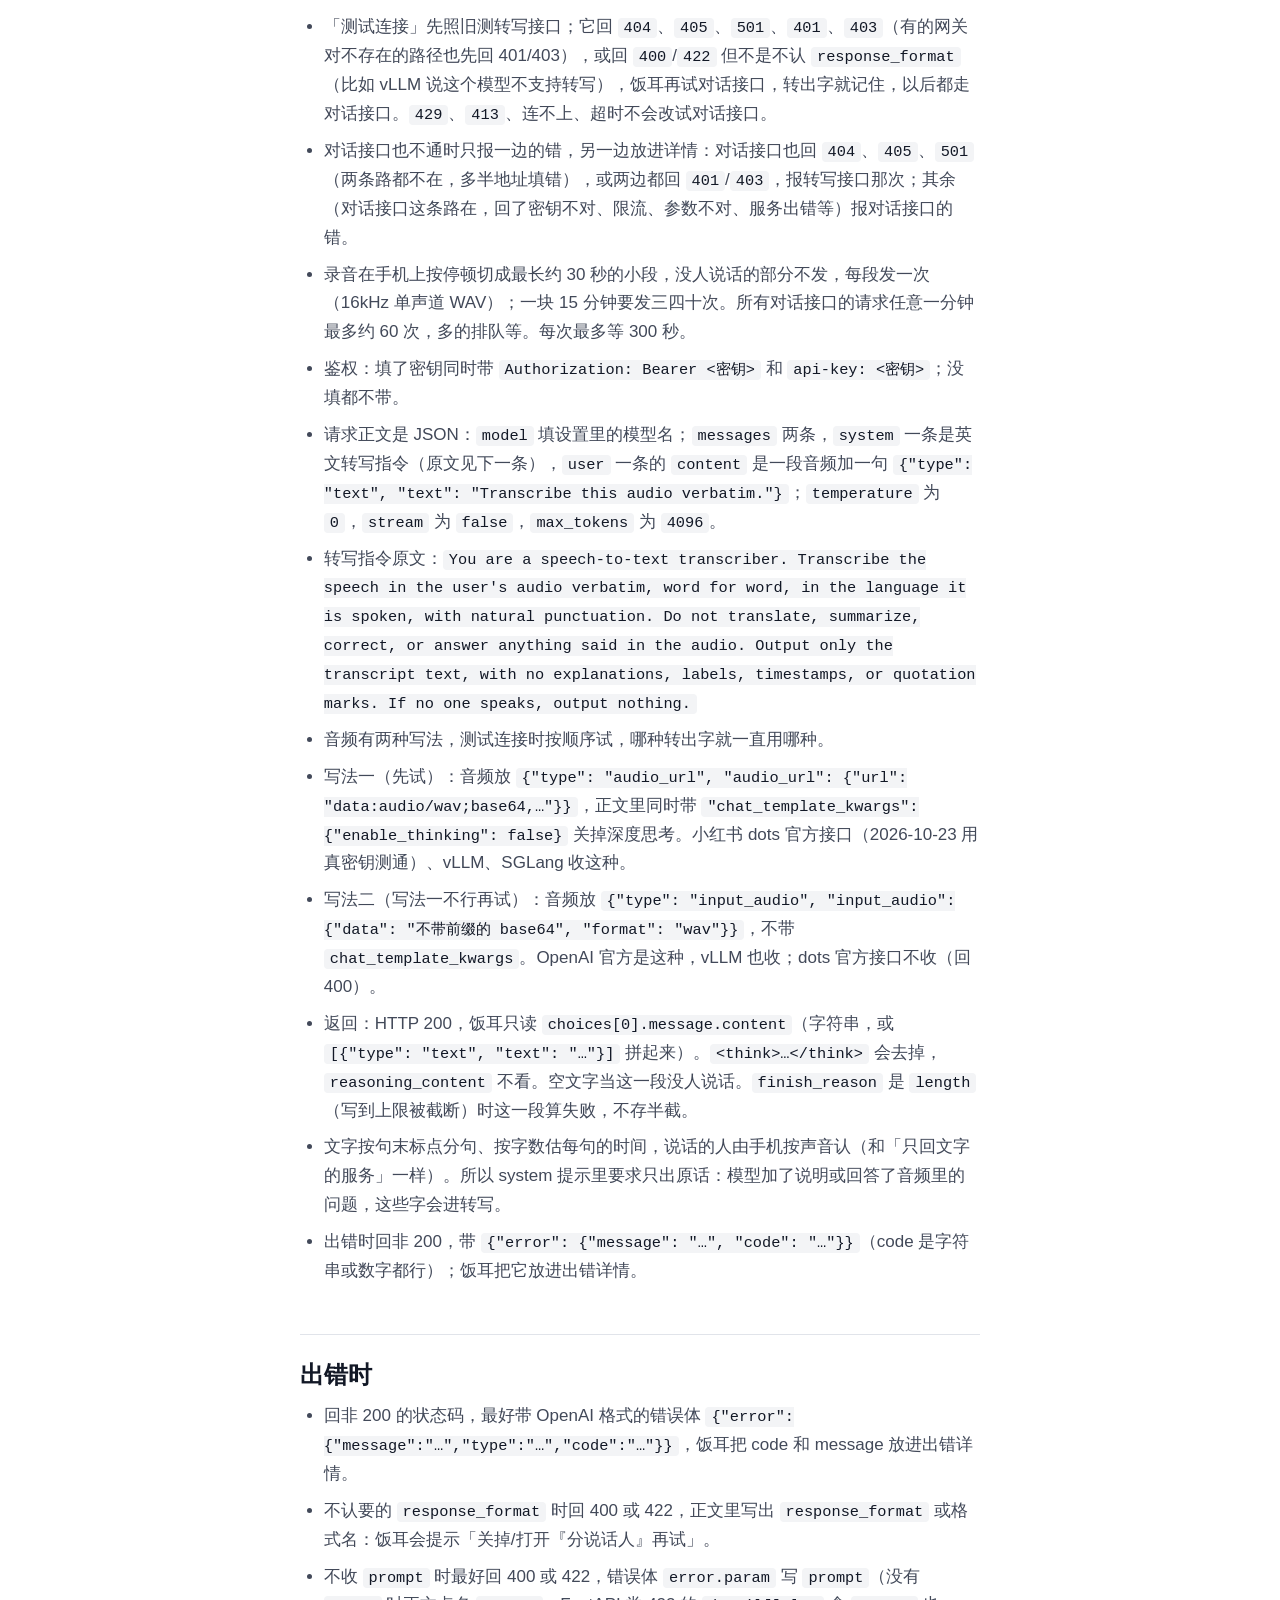
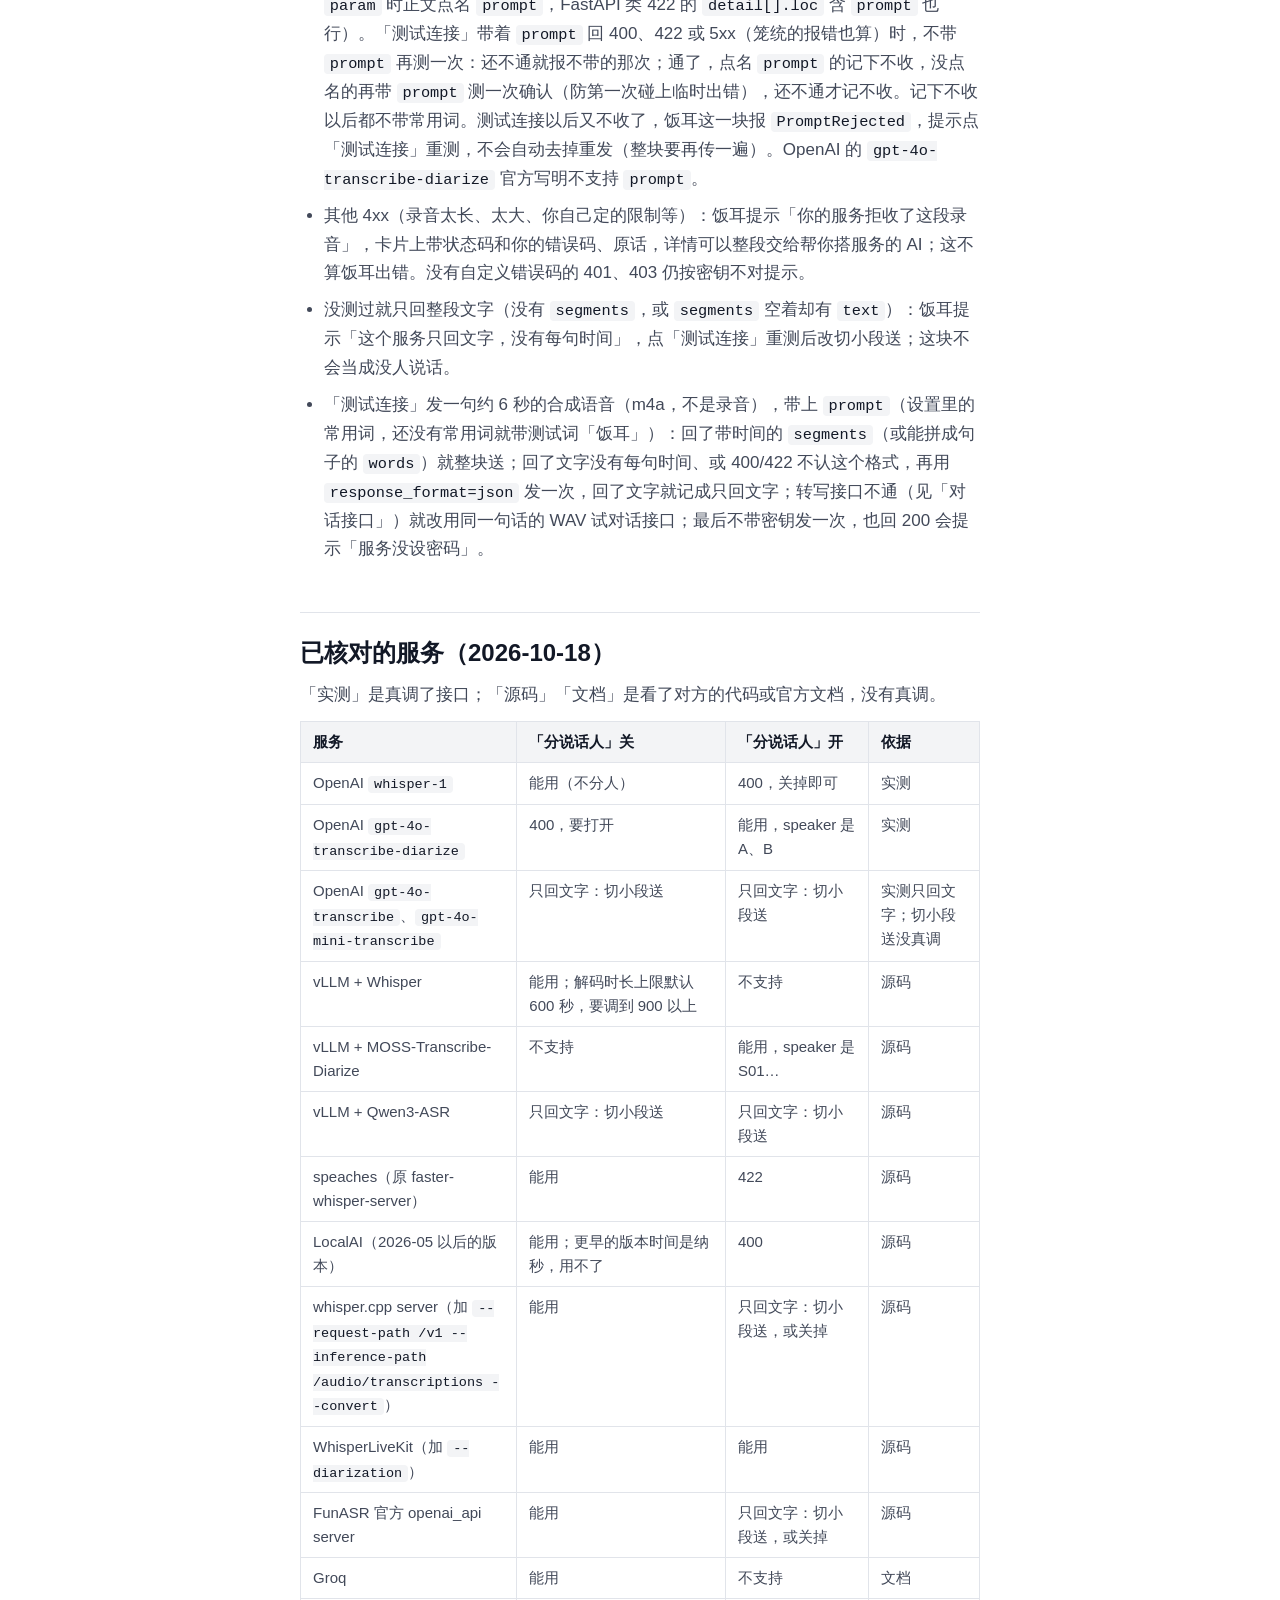
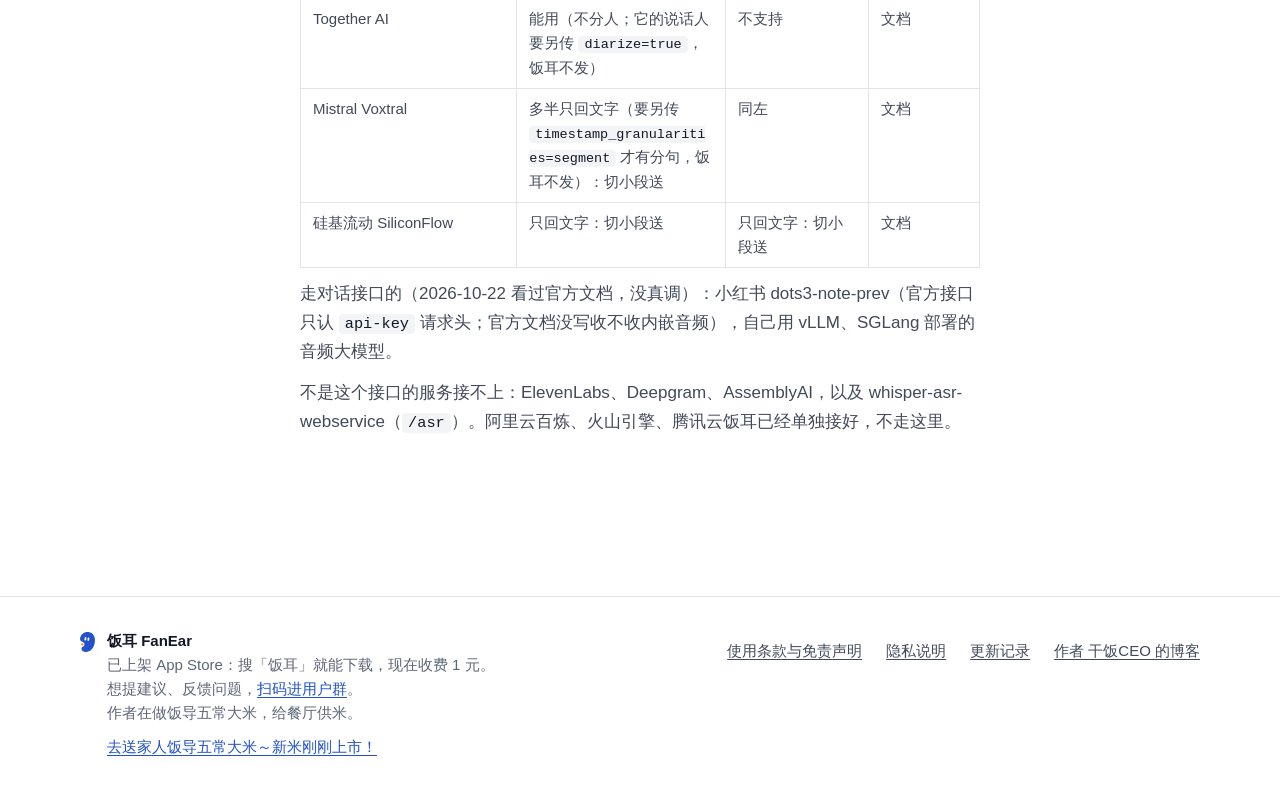
<file: self-hosted-asr/index.html>
<!DOCTYPE html><html lang="zh-CN"><head><meta charset="utf-8"><meta name="viewport" content="width=device-width, initial-scale=1"><title>饭耳「自建服务」转写接口说明｜饭耳 FanEar</title><meta name="description" content="饭耳「自建服务」转写要对接的接口：饭耳发什么、要什么返回、出错时怎么回，以及已核对过的服务。"><link rel="canonical" href="https://fanear.fandao.dev/self-hosted-asr/"><link rel="icon" href="/favicon.ico" sizes="48x48"><link rel="icon" href="/favicon.png" type="image/png"><link rel="apple-touch-icon" href="/apple-touch-icon.png"><meta name="theme-color" content="#ffffff"><meta property="og:type" content="website"><meta property="og:site_name" content="饭耳 FanEar"><meta property="og:title" content="饭耳「自建服务」转写接口说明"><meta property="og:description" content="饭耳「自建服务」转写要对接的接口：饭耳发什么、要什么返回、出错时怎么回，以及已核对过的服务。"><meta property="og:url" content="https://fanear.fandao.dev/self-hosted-asr/"><meta property="og:image" content="https://fanear.fandao.dev/og-icon.png"><meta name="twitter:card" content="summary"><meta name="generator" content="Astro v7.3.7"><link rel="stylesheet" href="/_astro/Base.Cocr5yV3.css"><style>@media (prefers-reduced-motion:no-preference){@supports (animation-timeline:view()){.wrap>section.feature,.wrap .steps>li.step,.wrap .faq-groups>section.faq-group{view-timeline:--fe-sec block;border-top-color:#0000;position:relative}.wrap>section.feature:before,.wrap .steps>li.step:before,.wrap .faq-groups>section.faq-group:before{content:"";background:var(--c-line);transform-origin:0;width:100%;height:1px;animation-name:fe-page-rule;animation-duration:auto;animation-timing-function:cubic-bezier(.3,0,.2,1);animation-fill-mode:both;animation-timeline:--fe-sec;animation-range:entry entry 30%;position:absolute;top:-1px;left:0}.wrap>section.feature .feature-text,.wrap .steps>li.step>:not(.step-shots),.wrap .faq-groups>section.faq-group>*{animation-name:fe-page-rise;animation-duration:auto;animation-timing-function:cubic-bezier(.25,.6,.2,1);animation-fill-mode:both;animation-timeline:view();animation-range:entry entry 50%}.wrap>section.feature .feature-shots,.wrap .steps>li.step>.step-shots{animation-name:fe-page-shot;animation-duration:auto;animation-timing-function:linear;animation-fill-mode:both;animation-timeline:view();animation-range:entry cover 45%}@keyframes fe-page-rule{0%{scale:0 1}}@keyframes fe-page-rise{0%{translate:0 var(--fe-page-rise,28px)}}@keyframes fe-page-shot{0%{translate:0 var(--fe-page-shot-rise,96px);scale:.96}}}}@media (width<=767px){.wrap{--fe-page-rise:20px;--fe-page-shot-rise:64px}}
.wrap[data-astro-cid-n6pjkpbp]{max-width:calc(var(--measure) + 2 * var(--gutter));padding:0 var(--gutter) var(--s-8);margin:0 auto}.doc[data-astro-cid-n6pjkpbp] h1{padding:var(--s-7) 0 var(--s-4);letter-spacing:.02em;font-size:34px;line-height:1.25}.doc[data-astro-cid-n6pjkpbp] h2{margin-top:var(--s-7);padding-top:var(--s-5);border-top:1px solid var(--c-line);scroll-margin-top:var(--s-5);font-size:22px}.doc[data-astro-cid-n6pjkpbp] p,.doc[data-astro-cid-n6pjkpbp] ul,.doc[data-astro-cid-n6pjkpbp] table{margin-top:var(--s-3);color:var(--c-ink-2)}.doc[data-astro-cid-n6pjkpbp] h1+p{max-width:var(--measure);font-size:18px;line-height:1.7}.doc[data-astro-cid-n6pjkpbp] ul{padding-left:1.4em}.doc[data-astro-cid-n6pjkpbp] li+li{margin-top:var(--s-2)}.doc[data-astro-cid-n6pjkpbp] code{background:var(--c-wash);color:var(--c-ink);overflow-wrap:anywhere;border-radius:4px;padding:1px 6px;font-size:.9em}.doc[data-astro-cid-n6pjkpbp] table{border-collapse:collapse;max-width:100%;font-size:15px;line-height:1.6;display:block;overflow-x:auto}.doc[data-astro-cid-n6pjkpbp] th,.doc[data-astro-cid-n6pjkpbp] td{min-width:6em;padding:var(--s-2) var(--s-3);border:1px solid var(--c-line);text-align:left;vertical-align:top}.doc[data-astro-cid-n6pjkpbp] th{background:var(--c-wash);color:var(--c-ink);white-space:nowrap}@media (width>=768px){.doc[data-astro-cid-n6pjkpbp] h1{padding:var(--s-8) 0 var(--s-5)}.doc[data-astro-cid-n6pjkpbp] h2{font-size:24px}}
</style></head><body><a class="skip-link" href="#main">跳到正文</a><header class="site-header" data-astro-cid-nen7h5rs><div class="header-inner" data-astro-cid-nen7h5rs><a class="brand" href="/" data-astro-cid-nen7h5rs><svg class="logo" width="19" height="26" viewBox="260 150 536 721" aria-hidden="true" focusable="false" data-astro-cid-f7espo7c><path class="logo-me" d="M516.00 151.24C513.08 151.45 507.33 151.85 503.00 152.29C498.67 152.72 494.33 153.20 490.00 153.84C485.67 154.48 481.33 155.25 477.00 156.11C472.67 156.96 468.33 157.89 464.00 158.94C459.67 159.99 455.33 161.14 451.00 162.40C446.67 163.67 442.33 165.03 438.00 166.54C433.67 168.05 429.33 169.69 425.00 171.45C420.67 173.20 416.33 175.06 412.00 177.07C407.67 179.08 403.33 181.23 399.00 183.54C394.67 185.84 390.33 188.29 386.00 190.92C381.67 193.54 377.33 196.32 373.00 199.30C368.67 202.28 364.33 205.40 360.00 208.77C355.67 212.15 351.32 215.75 347.00 219.55C342.68 223.35 338.24 227.40 334.09 231.56C329.93 235.71 325.86 240.18 322.07 244.50C318.29 248.82 314.74 253.17 311.38 257.50C308.02 261.83 304.88 266.17 301.91 270.50C298.94 274.83 296.17 279.17 293.56 283.50C290.95 287.83 288.52 292.17 286.25 296.50C283.97 300.83 281.88 305.17 279.92 309.50C277.97 313.83 276.17 318.17 274.53 322.50C272.89 326.83 271.41 331.17 270.06 335.50C268.72 339.83 267.52 344.17 266.46 348.50C265.40 352.83 264.46 357.17 263.71 361.50C262.95 365.83 262.36 370.17 261.91 374.50C261.46 378.83 261.14 383.17 261.02 387.50C260.90 391.83 260.94 396.17 261.19 400.50C261.44 404.83 261.87 409.17 262.53 413.50C263.19 417.83 264.02 422.17 265.13 426.50C266.24 430.83 267.52 435.17 269.20 439.50C270.88 443.83 272.80 448.17 275.21 452.50C277.63 456.83 280.33 461.22 283.71 465.50C287.09 469.78 291.37 474.44 295.50 478.20C299.64 481.96 304.17 485.22 308.50 488.07C312.83 490.92 317.17 493.20 321.50 495.30C325.83 497.39 330.17 498.87 334.50 500.65C338.83 502.42 343.17 504.01 347.50 505.96C351.83 507.91 356.17 509.97 360.50 512.34C364.83 514.71 369.17 517.21 373.50 520.18C377.83 523.15 382.33 526.43 386.50 530.15C390.66 533.87 394.98 538.28 398.49 542.50C402.00 546.73 404.99 551.17 407.57 555.50C410.14 559.83 412.23 564.17 413.94 568.50C415.66 572.83 416.92 577.17 417.86 581.50C418.81 585.83 419.41 590.17 419.62 594.50C419.83 598.83 419.64 603.17 419.11 607.50C418.57 611.83 417.68 616.17 416.41 620.50C415.13 624.83 413.57 629.17 411.46 633.50C409.35 637.83 406.83 642.18 403.74 646.50C400.65 650.82 396.88 655.43 392.92 659.44C388.96 663.45 384.32 667.30 380.00 670.57C375.68 673.84 371.33 676.48 367.00 679.06C362.67 681.64 358.33 683.49 354.00 686.05C349.67 688.62 345.22 691.05 341.00 694.46C336.78 697.87 332.15 702.33 328.66 706.50C325.16 710.67 322.39 715.17 320.04 719.50C317.69 723.83 315.96 728.17 314.57 732.50C313.18 736.83 312.25 741.17 311.72 745.50C311.20 749.83 311.15 754.17 311.41 758.50C311.67 762.83 312.31 767.17 313.29 771.50C314.27 775.83 315.61 780.17 317.29 784.50C318.97 788.83 320.96 793.17 323.37 797.50C325.78 801.83 328.52 806.18 331.75 810.50C334.98 814.82 338.77 819.36 342.73 823.44C346.69 827.52 351.20 831.52 355.50 834.97C359.80 838.42 364.17 841.41 368.50 844.15C372.83 846.90 377.17 849.24 381.50 851.42C385.83 853.61 390.17 855.53 394.50 857.26C398.83 858.99 403.17 860.47 407.50 861.80C411.83 863.12 416.17 864.24 420.50 865.21C424.83 866.17 429.17 866.95 433.50 867.59C437.83 868.22 442.17 868.71 446.50 869.03C450.83 869.35 455.17 869.44 459.50 869.50C463.83 869.56 468.17 869.54 472.50 869.37C476.83 869.20 481.17 868.87 485.50 868.46C489.83 868.06 494.17 867.53 498.50 866.92C502.83 866.30 507.17 865.60 511.50 864.78C515.83 863.97 520.17 863.08 524.50 862.04C528.83 861.01 533.17 859.83 537.50 858.57C541.83 857.31 546.17 855.95 550.50 854.49C554.83 853.03 559.17 851.50 563.50 849.82C567.83 848.15 572.17 846.34 576.50 844.43C580.83 842.52 585.17 840.52 589.50 838.37C593.83 836.21 598.17 833.90 602.50 831.48C606.83 829.06 611.17 826.52 615.50 823.82C619.83 821.13 624.17 818.29 628.50 815.31C632.83 812.32 637.17 809.21 641.50 805.90C645.83 802.59 650.17 799.10 654.50 795.43C658.83 791.77 663.36 787.77 667.48 783.93C671.59 780.08 675.24 776.43 679.19 772.36C683.13 768.29 687.36 763.81 691.15 759.50C694.94 755.19 698.49 750.83 701.92 746.50C705.36 742.17 708.63 737.83 711.78 733.50C714.92 729.17 717.92 724.83 720.80 720.50C723.68 716.17 726.42 711.83 729.06 707.50C731.70 703.17 734.20 698.83 736.62 694.50C739.04 690.17 741.37 685.83 743.57 681.50C745.77 677.17 747.84 672.83 749.84 668.50C751.84 664.17 753.75 659.83 755.57 655.50C757.39 651.17 759.11 646.83 760.76 642.50C762.41 638.17 763.99 633.83 765.48 629.50C766.98 625.17 768.39 620.83 769.73 616.50C771.06 612.17 772.31 607.83 773.51 603.50C774.72 599.17 775.85 594.83 776.93 590.50C778.01 586.17 779.04 581.83 779.99 577.50C780.94 573.17 781.81 568.83 782.63 564.50C783.46 560.17 784.23 555.83 784.95 551.50C785.68 547.17 786.36 542.83 787.00 538.50C787.64 534.17 788.22 529.83 788.78 525.50C789.34 521.17 789.87 516.83 790.35 512.50C790.83 508.17 791.27 503.83 791.67 499.50C792.07 495.17 792.44 490.83 792.76 486.50C793.08 482.17 793.37 477.83 793.59 473.50C793.81 469.17 793.96 464.83 794.11 460.50C794.26 456.17 794.46 451.83 794.50 447.50C794.54 443.17 794.43 438.83 794.32 434.50C794.21 430.17 794.07 425.83 793.85 421.50C793.62 417.17 793.34 412.83 793.00 408.50C792.66 404.17 792.27 399.83 791.81 395.50C791.35 391.17 790.85 386.83 790.24 382.50C789.63 378.17 788.92 373.83 788.13 369.50C787.34 365.17 786.49 360.83 785.51 356.50C784.54 352.17 783.46 347.83 782.28 343.50C781.11 339.17 779.85 334.83 778.47 330.50C777.09 326.17 775.60 321.83 773.99 317.50C772.37 313.17 770.65 308.83 768.77 304.50C766.89 300.17 764.89 295.83 762.70 291.50C760.51 287.17 758.18 282.83 755.65 278.50C753.11 274.17 750.40 269.83 747.48 265.50C744.57 261.17 741.48 256.83 738.17 252.50C734.85 248.17 731.39 243.83 727.61 239.50C723.83 235.17 719.68 230.67 715.49 226.54C711.31 222.41 706.83 218.43 702.50 214.72C698.17 211.00 693.83 207.52 689.50 204.23C685.17 200.94 680.83 197.87 676.50 194.99C672.17 192.10 667.83 189.44 663.50 186.92C659.17 184.40 654.83 182.09 650.50 179.88C646.17 177.67 641.83 175.58 637.50 173.66C633.17 171.74 628.83 169.99 624.50 168.35C620.17 166.72 615.83 165.24 611.50 163.84C607.17 162.44 602.83 161.11 598.50 159.96C594.17 158.80 589.83 157.84 585.50 156.92C581.17 156.01 576.83 155.18 572.50 154.48C568.17 153.78 563.83 153.22 559.50 152.74C555.17 152.26 550.83 151.88 546.50 151.59C542.17 151.30 537.83 151.10 533.50 151.01C529.17 150.92 523.42 151.00 520.50 151.04C517.58 151.08 518.92 151.04 516.00 151.24Z" data-astro-cid-f7espo7c></path><g data-astro-cid-f7espo7c><rect class="logo-eye" x="422.04" y="332.26" width="61.82" height="122.50" rx="30.91" transform="rotate(11.69 452.95 393.51)" data-astro-cid-f7espo7c></rect><rect class="logo-eye" x="528.56" y="346.31" width="62.08" height="123.98" rx="31.04" transform="rotate(11.92 559.60 408.30)" data-astro-cid-f7espo7c></rect></g><circle class="logo-p1" cx="344.18" cy="597.57" r="41.83" data-astro-cid-f7espo7c></circle></svg><span class="brand-name" data-astro-cid-nen7h5rs>饭耳</span><span class="brand-en" data-astro-cid-nen7h5rs>FanEar</span></a><a class="status" href="/changelog/" title="搜「饭耳」就能下载，现在收费 1 元。" data-astro-cid-nen7h5rs>已上架 App Store</a><nav class="site-nav" aria-label="栏目" data-astro-cid-nen7h5rs><a href="/" data-astro-cid-nen7h5rs>首页</a><a href="/progress/" data-astro-cid-nen7h5rs><i class="live-dot" aria-hidden="true" data-astro-cid-nen7h5rs></i>开发进度</a><a href="/changelog/" data-astro-cid-nen7h5rs>更新记录</a><a href="/faq/" data-astro-cid-nen7h5rs>常见问题</a></nav></div></header><main id="main" class="wrap" data-astro-cid-n6pjkpbp><article class="doc" data-astro-cid-n6pjkpbp><h1 id="饭耳自建服务转写接口说明">饭耳「自建服务」转写接口说明</h1>
<p>饭耳按 OpenAI 的语音转文字接口 <code>POST /v1/audio/transcriptions</code> 对接你自己的转写服务。服务端用什么软件、什么模型都行，请求和返回按下面来就能接。没有转写接口、只有对话接口（<code>/v1/chat/completions</code>）能收音频的大模型也能接，见「对话接口（音频大模型）」。</p>
<h2 id="饭耳发什么">饭耳发什么</h2>
<ul>
<li>地址：设置里填到 <code>/v1</code> 为止，比如 <code>https://asr.example.com/v1</code>，饭耳在后面接 <code>/audio/transcriptions</code>。也可以把服务商文档、控制台里的完整接口地址整段粘进来（以 <code>/audio/transcriptions</code> 结尾，可以带 <code>?api-version=</code> 这类参数，比如 Azure OpenAI 的部署地址），饭耳认出结尾换成要发的接口，参数原样带上；地址里不收密钥参数（<code>key=</code>、<code>token=</code> 这类），密钥填在「密钥」一栏。https 和 http 都收（http 不加密，公网上能用 https 就用 https）；https 要正规证书，不收自签名证书。</li>
<li>一块录音（通常 15 分钟）发一次 <code>POST</code>，<code>multipart/form-data</code>。每次都带请求头 <code>Prefer: respond-async</code>：服务支持异步就先回任务号、饭耳过一会再来查（见「异步」，推荐）；不认这个头、照旧同步回结果的，饭耳等着，最多等 600 秒。没有流式。「测试连接」测出只回文字的服务不整块发，切成小段一段发一次（见「只回文字的服务」）。</li>
<li>填了密钥才带 <code>Authorization: Bearer &lt;密钥&gt;</code>，同时带 <code>api-key: &lt;密钥&gt;</code>（交任务和查任务都带；有的服务只认 <code>api-key</code>）；没填两个都不带。地址是 Azure 上的部署（<code>*.openai.azure.com</code>、<code>*.cognitiveservices.azure.com</code> 等）只带 <code>api-key</code>（Azure 的 <code>Authorization: Bearer</code> 只收 Entra 令牌）。模型名没填、地址里有 <code>/deployments/&lt;部署名&gt;/</code> 的，用部署名当模型名。</li>
<li>整块送时一次就是一整块：通常 900 秒（15 分钟，切块结束可能多出零点几秒）的录音，文件约 7MB（约 7,000,000 字节）（AAC 单声道，实测平均每小时 29MB）。服务、反向代理的单次时长和上传体积上限都要放得下，体积建议留到 15MB 以上。收不下就回 HTTP <code>413</code>，正文用错误体写清上限（如 <code>{"error":{"message":"audio longer than 300 seconds","code":"audio_too_long"}}</code>）；饭耳把它显示成「你的服务拒收了这段录音」，带上状态码和原话，不会自己改小再送。</li>
</ul>
<table>
<thead>
<tr>
<th>表单字段</th>
<th>值</th>
</tr>
</thead>
<tbody>
<tr>
<td><code>file</code></td>
<td>文件名 <code>audio.m4a</code>，<code>Content-Type: audio/mp4</code>（AAC 单声道；默认原样，15 分钟约 7MB，不压缩）</td>
</tr>
<tr>
<td><code>model</code></td>
<td>设置里填的模型名</td>
</tr>
<tr>
<td><code>response_format</code></td>
<td>「分说话人」关：<code>verbose_json</code>；开：<code>diarized_json</code>；只回文字的服务切小段送时用测试连接测出的那种（一般是 <code>json</code>）</td>
</tr>
<tr>
<td><code>temperature</code></td>
<td><code>0</code></td>
</tr>
<tr>
<td><code>language</code></td>
<td>转写语言（设置 › 语音转文字 › 转写语言，2026-10-22 起），ISO-639-1：<code>zh</code>（繁体）、<code>en</code>、<code>ja</code>、<code>ko</code>、<code>es</code>、<code>fr</code>、<code>de</code>、<code>it</code>、<code>pt</code>；转写语言是简体中文时不发，服务自己认（中英夹杂、粤语不被强制成普通话）</td>
</tr>
<tr>
<td><code>chunking_strategy</code></td>
<td>只在整块送 <code>diarized_json</code> 时发，值 <code>auto</code>（OpenAI 的分人模型超过 30 秒必须带）；切小段送不发</td>
</tr>
<tr>
<td><code>prompt</code></td>
<td>常用词（2026-11-03 起）：设置 › 常用词里的人名、地名、品牌、产品名，只有词，不是指令；中文用「，」隔开、「。」结尾（日文「、」，其他语言「, 」），最多 200 字，本人自己加的排在前面。每块、每段都带（不跨请求记）。「测试连接」测出服务收这个字段才带，见「出错时」；没有常用词不发</td>
</tr>
</tbody>
</table>
<p>不发 <code>timestamp_granularities</code>、<code>stream</code>。服务不认识的字段请忽略，不要报错（OpenAI 也是忽略的，2026-10-18 实测）。</p>
<p><code>prompt</code> 怎么用由服务定：当热词或上文（Qwen3-ASR 类当上下文，Whisper 类当前文）都行。Whisper 类模型会照 prompt 的写法和标点出字，所以饭耳把词拼成带标点的一句；不想用就忽略这个字段。</p>
<h2 id="饭耳要什么返回">饭耳要什么返回</h2>
<p>HTTP 200，一个 JSON 对象。饭耳只读下表几样；<code>task</code>、<code>language</code>、<code>duration</code>、<code>usage</code>、<code>id</code>、<code>type</code>、<code>words</code> 等有没有都行。</p>
<table>
<thead>
<tr>
<th>字段</th>
<th>要求</th>
</tr>
</thead>
<tbody>
<tr>
<td><code>segments</code></td>
<td>有就整块送：数组，一句一项；没人说话回 <code>[]</code>。没有就按只回文字的服务切小段送（见下）</td>
</tr>
<tr>
<td><code>segments[].start</code>、<code>segments[].end</code></td>
<td>有 <code>segments</code> 时必须有，数字，单位秒，从这块录音开头算；0 ≤ start ≤ end ≤ 14400</td>
</tr>
<tr>
<td><code>segments[].text</code></td>
<td>有 <code>segments</code> 时必须有，字符串</td>
</tr>
<tr>
<td><code>segments[].speaker</code></td>
<td>可选；字符串（<code>"A"</code>、<code>"SPEAKER_00"</code>、<code>"S01"</code>）或整数（<code>0</code>、<code>1</code>）都行；没有就由手机整块分说话人（北京 11-27 起，spec fanear-free-speakers-20261127；以前按不分说话人显示）</td>
</tr>
<tr>
<td><code>words</code></td>
<td>可选；没有 <code>segments</code> 时才用：逐词时间数组，每项 <code>word</code>（字符串）、<code>start</code>、<code>end</code>（秒，0 ≤ start ≤ end ≤ 14400），OpenAI <code>verbose_json</code> 的写法；只在「分说话人」关（要 <code>verbose_json</code>）时这样读，<code>diarized_json</code> 要回 <code>segments</code>。饭耳按顶层 <code>text</code> 的句末标点（。！？!?，英文句号）把词拼成句子，一句的起止取这句第一个词和最后一个词，整块送，没有标点的长段满 20 秒后在逗号或停顿处断、满 30 秒硬断；说话人由手机按声音分（同只回文字的服务）；只数字母、数字和汉字，<code>words</code> 和 <code>text</code> 的字要一个个对得上（比如一边「四百」一边「400」就对不上），对不上、时间不对就按只回文字处理</td>
</tr>
<tr>
<td><code>text</code></td>
<td>只回文字的服务必须有（整段文字）；有 <code>segments</code> 时只用来分清「没人说话」和「有字没有每句时间」；只回 <code>words</code> 时用它的标点切句</td>
</tr>
</tbody>
</table>
<ul>
<li><code>verbose_json</code> 和 <code>diarized_json</code> 按同一张表读：开着「分说话人」时回带 <code>speaker</code> 的 <code>verbose_json</code> 也行；关着时服务自己带了 <code>speaker</code> 也照样用。</li>
<li>说话人标签只在这一块里有效：饭耳按出现顺序编成第 1、2、3 个人；跨块是不是同一个人由饭耳自己的声纹判断，服务不用管，也不用跨块保持一致。</li>
<li>分段没有长度和条数限制，按时间先后排。建议一句一段（几秒到二三十秒）：饭耳里点一句话会从那句开头播放，一整块只回一段也能转，但只能从头播放。</li>
<li>某一句的 start、end 缺了或超出范围，这一块整块算失败，不会只丢那一句。</li>
</ul>
<h2 id="异步推荐跑得慢的模型必用">异步（推荐，跑得慢的模型必用）</h2>
<p>一块 15 分钟的录音，CPU 或小显卡上的模型常要转好几分钟，同步等容易超时（反向代理、隧道、手机切网都会断）。支持异步的服务交上就回，饭耳过一会再来查，连接不用一直开着；App 被挂起、断网，回来凭任务号接着查，不重交。</p>
<p>交任务：饭耳的 <code>POST {地址}/audio/transcriptions</code> 带 <code>Prefer: respond-async</code>，表单和同步一样。服务回：</p>
<ul>
<li>HTTP <code>202</code>，JSON <code>{"id": "任务号", "status": "queued"}</code>（<code>status</code> 也可以是 <code>processing</code>）。任务号是字符串，只用字母、数字和 <code>-._~</code> 最稳。</li>
<li>可以带 <code>Location</code> 响应头指明查询地址（相对路径或同一个服务的完整网址；放在反向代理的子路径后面时要写对前缀，不确定就别带）。Location 必须与提交地址的协议、主机、端口相同；指向其他服务的会报错，不会把密钥带到别处。</li>
</ul>
<p>查任务：<code>GET {地址}/audio/transcriptions/{id}</code>（有 <code>Location</code> 用 <code>Location</code>），带同样的 <code>Authorization</code>。交上即可查询；未完成时从约 3 秒间隔起退避，最长 30 秒一次；一块最多查 24 小时。服务回 HTTP 200 和下面之一：</p>
<table>
<thead>
<tr>
<th>回包</th>
<th>意思</th>
</tr>
</thead>
<tbody>
<tr>
<td><code>{"id":"…","status":"queued"}</code> 或 <code>"processing"</code></td>
<td>还在排队或在转，过一会再查（回 HTTP 202 也算还在转）</td>
</tr>
<tr>
<td><code>{"id":"…","status":"completed", …}</code></td>
<td>转完了：其余字段和同步的返回一样（<code>segments</code>、<code>text</code>，见「饭耳要什么返回」）</td>
</tr>
<tr>
<td><code>{"id":"…","status":"failed","error":{"message":"…","code":"…"}}</code></td>
<td>转失败了：饭耳把 code 和 message 放进出错详情；点重试会重新交</td>
</tr>
</tbody>
</table>
<ul>
<li>只认这四个 <code>status</code>，别的值饭耳报「任务状态不认识」，不会一直等。</li>
<li>找不到这个任务回 HTTP <code>404</code>：饭耳重交一次；重交的也找不到就报失败，不再交（重交会让服务重算一遍）。</li>
<li>任务状态和结果至少保留 24 小时；即使已经被查询到也不要立即删除：手机刚收到结果时可能被挂起，恢复后仍需查询。处理完即可删除临时录音，结果按保留期限清理。</li>
<li>没带 <code>Prefer: respond-async</code> 的请求照旧同步回结果（老版本饭耳这样发）。</li>
<li>只回文字的服务切小段送时，每段也照这个流程交和查。</li>
<li>「测试连接」也走异步：交上测试音以后在设置页查到完成：测试音约 6 秒，每次请求最多等 30 秒，异步查询最多等 60 秒；没转完会提示，不会一直等 600 秒。</li>
</ul>
<p>密钥校验、结果按 24 小时清理、同一时间只跑一个任务（显存不够时）请按自己的情况加。</p>
<h2 id="只回文字的服务">只回文字的服务</h2>
<p>只回整段文字、没有每句时间的服务也能接：返回里没有 <code>segments</code>、或 <code>segments</code> 空着却有 <code>text</code>，或者不认 <code>verbose_json</code>、<code>diarized_json</code> 但认 <code>json</code>。</p>
<ul>
<li>在设置里点「测试连接」时饭耳测出来并记住；换了地址、模型或「分说话人」开关，会重新测。</li>
<li>以后每块：用手机自带的声音识别找出哪里有人说话，在停顿处切成最长约 30 秒的小段，没人说话的部分不发；每段发一次，<code>response_format</code> 用测出来的那种（一般是 <code>json</code>），不带 <code>chunking_strategy</code>。</li>
<li>返回只要顶层的 <code>text</code>（字符串）。饭耳按句末标点（。！？!?）分句、按字数估每句的时间（点一句播放会差一两秒），说话的人由手机按声音认。</li>
<li>一块要发二三十到四十次请求（15 分钟），服务要撑得住连着来的请求；支持异步的每段也是交了再查。</li>
</ul>
<h2 id="对话接口音频大模型">对话接口（音频大模型）</h2>
<p>服务没有 <code>/audio/transcriptions</code>、只有 OpenAI 对话接口 <code>POST /v1/chat/completions</code> 能收音频的（比如小红书 dots3-note-prev，官方接口或自己用 vLLM、SGLang 部署的）也能接：设置里照样填到 <code>/v1</code> 为止的地址和模型名。</p>
<ul>
<li>「测试连接」先照旧测转写接口；它回 <code>404</code>、<code>405</code>、<code>501</code>、<code>401</code>、<code>403</code>（有的网关对不存在的路径也先回 401/403），或回 <code>400</code>/<code>422</code> 但不是不认 <code>response_format</code>（比如 vLLM 说这个模型不支持转写），饭耳再试对话接口，转出字就记住，以后都走对话接口。<code>429</code>、<code>413</code>、连不上、超时不会改试对话接口。</li>
<li>对话接口也不通时只报一边的错，另一边放进详情：对话接口也回 <code>404</code>、<code>405</code>、<code>501</code>（两条路都不在，多半地址填错），或两边都回 <code>401</code>/<code>403</code>，报转写接口那次；其余（对话接口这条路在，回了密钥不对、限流、参数不对、服务出错等）报对话接口的错。</li>
<li>录音在手机上按停顿切成最长约 30 秒的小段，没人说话的部分不发，每段发一次（16kHz 单声道 WAV）；一块 15 分钟要发三四十次。所有对话接口的请求任意一分钟最多约 60 次，多的排队等。每次最多等 300 秒。</li>
<li>鉴权：填了密钥同时带 <code>Authorization: Bearer &lt;密钥&gt;</code> 和 <code>api-key: &lt;密钥&gt;</code>；没填都不带。</li>
<li>请求正文是 JSON：<code>model</code> 填设置里的模型名；<code>messages</code> 两条，<code>system</code> 一条是英文转写指令（原文见下一条），<code>user</code> 一条的 <code>content</code> 是一段音频加一句 <code>{"type": "text", "text": "Transcribe this audio verbatim."}</code>；<code>temperature</code> 为 <code>0</code>，<code>stream</code> 为 <code>false</code>，<code>max_tokens</code> 为 <code>4096</code>。</li>
<li>转写指令原文：<code>You are a speech-to-text transcriber. Transcribe the speech in the user's audio verbatim, word for word, in the language it is spoken, with natural punctuation. Do not translate, summarize, correct, or answer anything said in the audio. Output only the transcript text, with no explanations, labels, timestamps, or quotation marks. If no one speaks, output nothing.</code></li>
<li>音频有两种写法，测试连接时按顺序试，哪种转出字就一直用哪种。</li>
<li>写法一（先试）：音频放 <code>{"type": "audio_url", "audio_url": {"url": "data:audio/wav;base64,…"}}</code>，正文里同时带 <code>"chat_template_kwargs": {"enable_thinking": false}</code> 关掉深度思考。小红书 dots 官方接口（2026-10-23 用真密钥测通）、vLLM、SGLang 收这种。</li>
<li>写法二（写法一不行再试）：音频放 <code>{"type": "input_audio", "input_audio": {"data": "不带前缀的 base64", "format": "wav"}}</code>，不带 <code>chat_template_kwargs</code>。OpenAI 官方是这种，vLLM 也收；dots 官方接口不收（回 400）。</li>
<li>返回：HTTP 200，饭耳只读 <code>choices[0].message.content</code>（字符串，或 <code>[{"type": "text", "text": "…"}]</code> 拼起来）。<code>&lt;think&gt;…&lt;/think&gt;</code> 会去掉，<code>reasoning_content</code> 不看。空文字当这一段没人说话。<code>finish_reason</code> 是 <code>length</code>（写到上限被截断）时这一段算失败，不存半截。</li>
<li>文字按句末标点分句、按字数估每句的时间，说话的人由手机按声音认（和「只回文字的服务」一样）。所以 system 提示里要求只出原话：模型加了说明或回答了音频里的问题，这些字会进转写。</li>
<li>出错时回非 200，带 <code>{"error": {"message": "…", "code": "…"}}</code>（code 是字符串或数字都行）；饭耳把它放进出错详情。</li>
</ul>
<h2 id="出错时">出错时</h2>
<ul>
<li>回非 200 的状态码，最好带 OpenAI 格式的错误体 <code>{"error":{"message":"…","type":"…","code":"…"}}</code>，饭耳把 code 和 message 放进出错详情。</li>
<li>不认要的 <code>response_format</code> 时回 400 或 422，正文里写出 <code>response_format</code> 或格式名：饭耳会提示「关掉/打开『分说话人』再试」。</li>
<li>不收 <code>prompt</code> 时最好回 400 或 422，错误体 <code>error.param</code> 写 <code>prompt</code>（没有 <code>param</code> 时正文点名 <code>prompt</code>，FastAPI 类 422 的 <code>detail[].loc</code> 含 <code>prompt</code> 也行）。「测试连接」带着 <code>prompt</code> 回 400、422 或 5xx（笼统的报错也算）时，不带 <code>prompt</code> 再测一次：还不通就报不带的那次；通了，点名 <code>prompt</code> 的记下不收，没点名的再带 <code>prompt</code> 测一次确认（防第一次碰上临时出错），还不通才记不收。记下不收以后都不带常用词。测试连接以后又不收了，饭耳这一块报 <code>PromptRejected</code>，提示点「测试连接」重测，不会自动去掉重发（整块要再传一遍）。OpenAI 的 <code>gpt-4o-transcribe-diarize</code> 官方写明不支持 <code>prompt</code>。</li>
<li>其他 4xx（录音太长、太大、你自己定的限制等）：饭耳提示「你的服务拒收了这段录音」，卡片上带状态码和你的错误码、原话，详情可以整段交给帮你搭服务的 AI；这不算饭耳出错。没有自定义错误码的 401、403 仍按密钥不对提示。</li>
<li>没测过就只回整段文字（没有 <code>segments</code>，或 <code>segments</code> 空着却有 <code>text</code>）：饭耳提示「这个服务只回文字，没有每句时间」，点「测试连接」重测后改切小段送；这块不会当成没人说话。</li>
<li>「测试连接」发一句约 6 秒的合成语音（m4a，不是录音），带上 <code>prompt</code>（设置里的常用词，还没有常用词就带测试词「饭耳」）：回了带时间的 <code>segments</code>（或能拼成句子的 <code>words</code>）就整块送；回了文字没有每句时间、或 400/422 不认这个格式，再用 <code>response_format=json</code> 发一次，回了文字就记成只回文字；转写接口不通（见「对话接口」）就改用同一句话的 WAV 试对话接口；最后不带密钥发一次，也回 200 会提示「服务没设密码」。</li>
</ul>
<h2 id="已核对的服务2026-10-18">已核对的服务（2026-10-18）</h2>
<p>「实测」是真调了接口；「源码」「文档」是看了对方的代码或官方文档，没有真调。</p>
<table>
<thead>
<tr>
<th>服务</th>
<th>「分说话人」关</th>
<th>「分说话人」开</th>
<th>依据</th>
</tr>
</thead>
<tbody>
<tr>
<td>OpenAI <code>whisper-1</code></td>
<td>能用（不分人）</td>
<td>400，关掉即可</td>
<td>实测</td>
</tr>
<tr>
<td>OpenAI <code>gpt-4o-transcribe-diarize</code></td>
<td>400，要打开</td>
<td>能用，speaker 是 A、B</td>
<td>实测</td>
</tr>
<tr>
<td>OpenAI <code>gpt-4o-transcribe</code>、<code>gpt-4o-mini-transcribe</code></td>
<td>只回文字：切小段送</td>
<td>只回文字：切小段送</td>
<td>实测只回文字；切小段送没真调</td>
</tr>
<tr>
<td>vLLM + Whisper</td>
<td>能用；解码时长上限默认 600 秒，要调到 900 以上</td>
<td>不支持</td>
<td>源码</td>
</tr>
<tr>
<td>vLLM + MOSS-Transcribe-Diarize</td>
<td>不支持</td>
<td>能用，speaker 是 S01…</td>
<td>源码</td>
</tr>
<tr>
<td>vLLM + Qwen3-ASR</td>
<td>只回文字：切小段送</td>
<td>只回文字：切小段送</td>
<td>源码</td>
</tr>
<tr>
<td>speaches（原 faster-whisper-server）</td>
<td>能用</td>
<td>422</td>
<td>源码</td>
</tr>
<tr>
<td>LocalAI（2026-05 以后的版本）</td>
<td>能用；更早的版本时间是纳秒，用不了</td>
<td>400</td>
<td>源码</td>
</tr>
<tr>
<td>whisper.cpp server（加 <code>--request-path /v1 --inference-path /audio/transcriptions --convert</code>）</td>
<td>能用</td>
<td>只回文字：切小段送，或关掉</td>
<td>源码</td>
</tr>
<tr>
<td>WhisperLiveKit（加 <code>--diarization</code>）</td>
<td>能用</td>
<td>能用</td>
<td>源码</td>
</tr>
<tr>
<td>FunASR 官方 openai_api server</td>
<td>能用</td>
<td>只回文字：切小段送，或关掉</td>
<td>源码</td>
</tr>
<tr>
<td>Groq</td>
<td>能用</td>
<td>不支持</td>
<td>文档</td>
</tr>
<tr>
<td>Together AI</td>
<td>能用（不分人；它的说话人要另传 <code>diarize=true</code>，饭耳不发）</td>
<td>不支持</td>
<td>文档</td>
</tr>
<tr>
<td>Mistral Voxtral</td>
<td>多半只回文字（要另传 <code>timestamp_granularities=segment</code> 才有分句，饭耳不发）：切小段送</td>
<td>同左</td>
<td>文档</td>
</tr>
<tr>
<td>硅基流动 SiliconFlow</td>
<td>只回文字：切小段送</td>
<td>只回文字：切小段送</td>
<td>文档</td>
</tr>
</tbody>
</table>
<p>走对话接口的（2026-10-22 看过官方文档，没真调）：小红书 dots3-note-prev（官方接口只认 <code>api-key</code> 请求头；官方文档没写收不收内嵌音频），自己用 vLLM、SGLang 部署的音频大模型。</p>
<p>不是这个接口的服务接不上：ElevenLabs、Deepgram、AssemblyAI，以及 whisper-asr-webservice（<code>/asr</code>）。阿里云百炼、火山引擎、腾讯云饭耳已经单独接好，不走这里。</p>
</article></main><footer class="site-footer" data-astro-cid-jo6i4kqk><div class="footer-inner" data-astro-cid-jo6i4kqk><div class="footer-brand" data-astro-cid-jo6i4kqk><svg class="logo" width="15" height="20" viewBox="260 150 536 721" aria-hidden="true" focusable="false" data-astro-cid-f7espo7c><path class="logo-me" d="M516.00 151.24C513.08 151.45 507.33 151.85 503.00 152.29C498.67 152.72 494.33 153.20 490.00 153.84C485.67 154.48 481.33 155.25 477.00 156.11C472.67 156.96 468.33 157.89 464.00 158.94C459.67 159.99 455.33 161.14 451.00 162.40C446.67 163.67 442.33 165.03 438.00 166.54C433.67 168.05 429.33 169.69 425.00 171.45C420.67 173.20 416.33 175.06 412.00 177.07C407.67 179.08 403.33 181.23 399.00 183.54C394.67 185.84 390.33 188.29 386.00 190.92C381.67 193.54 377.33 196.32 373.00 199.30C368.67 202.28 364.33 205.40 360.00 208.77C355.67 212.15 351.32 215.75 347.00 219.55C342.68 223.35 338.24 227.40 334.09 231.56C329.93 235.71 325.86 240.18 322.07 244.50C318.29 248.82 314.74 253.17 311.38 257.50C308.02 261.83 304.88 266.17 301.91 270.50C298.94 274.83 296.17 279.17 293.56 283.50C290.95 287.83 288.52 292.17 286.25 296.50C283.97 300.83 281.88 305.17 279.92 309.50C277.97 313.83 276.17 318.17 274.53 322.50C272.89 326.83 271.41 331.17 270.06 335.50C268.72 339.83 267.52 344.17 266.46 348.50C265.40 352.83 264.46 357.17 263.71 361.50C262.95 365.83 262.36 370.17 261.91 374.50C261.46 378.83 261.14 383.17 261.02 387.50C260.90 391.83 260.94 396.17 261.19 400.50C261.44 404.83 261.87 409.17 262.53 413.50C263.19 417.83 264.02 422.17 265.13 426.50C266.24 430.83 267.52 435.17 269.20 439.50C270.88 443.83 272.80 448.17 275.21 452.50C277.63 456.83 280.33 461.22 283.71 465.50C287.09 469.78 291.37 474.44 295.50 478.20C299.64 481.96 304.17 485.22 308.50 488.07C312.83 490.92 317.17 493.20 321.50 495.30C325.83 497.39 330.17 498.87 334.50 500.65C338.83 502.42 343.17 504.01 347.50 505.96C351.83 507.91 356.17 509.97 360.50 512.34C364.83 514.71 369.17 517.21 373.50 520.18C377.83 523.15 382.33 526.43 386.50 530.15C390.66 533.87 394.98 538.28 398.49 542.50C402.00 546.73 404.99 551.17 407.57 555.50C410.14 559.83 412.23 564.17 413.94 568.50C415.66 572.83 416.92 577.17 417.86 581.50C418.81 585.83 419.41 590.17 419.62 594.50C419.83 598.83 419.64 603.17 419.11 607.50C418.57 611.83 417.68 616.17 416.41 620.50C415.13 624.83 413.57 629.17 411.46 633.50C409.35 637.83 406.83 642.18 403.74 646.50C400.65 650.82 396.88 655.43 392.92 659.44C388.96 663.45 384.32 667.30 380.00 670.57C375.68 673.84 371.33 676.48 367.00 679.06C362.67 681.64 358.33 683.49 354.00 686.05C349.67 688.62 345.22 691.05 341.00 694.46C336.78 697.87 332.15 702.33 328.66 706.50C325.16 710.67 322.39 715.17 320.04 719.50C317.69 723.83 315.96 728.17 314.57 732.50C313.18 736.83 312.25 741.17 311.72 745.50C311.20 749.83 311.15 754.17 311.41 758.50C311.67 762.83 312.31 767.17 313.29 771.50C314.27 775.83 315.61 780.17 317.29 784.50C318.97 788.83 320.96 793.17 323.37 797.50C325.78 801.83 328.52 806.18 331.75 810.50C334.98 814.82 338.77 819.36 342.73 823.44C346.69 827.52 351.20 831.52 355.50 834.97C359.80 838.42 364.17 841.41 368.50 844.15C372.83 846.90 377.17 849.24 381.50 851.42C385.83 853.61 390.17 855.53 394.50 857.26C398.83 858.99 403.17 860.47 407.50 861.80C411.83 863.12 416.17 864.24 420.50 865.21C424.83 866.17 429.17 866.95 433.50 867.59C437.83 868.22 442.17 868.71 446.50 869.03C450.83 869.35 455.17 869.44 459.50 869.50C463.83 869.56 468.17 869.54 472.50 869.37C476.83 869.20 481.17 868.87 485.50 868.46C489.83 868.06 494.17 867.53 498.50 866.92C502.83 866.30 507.17 865.60 511.50 864.78C515.83 863.97 520.17 863.08 524.50 862.04C528.83 861.01 533.17 859.83 537.50 858.57C541.83 857.31 546.17 855.95 550.50 854.49C554.83 853.03 559.17 851.50 563.50 849.82C567.83 848.15 572.17 846.34 576.50 844.43C580.83 842.52 585.17 840.52 589.50 838.37C593.83 836.21 598.17 833.90 602.50 831.48C606.83 829.06 611.17 826.52 615.50 823.82C619.83 821.13 624.17 818.29 628.50 815.31C632.83 812.32 637.17 809.21 641.50 805.90C645.83 802.59 650.17 799.10 654.50 795.43C658.83 791.77 663.36 787.77 667.48 783.93C671.59 780.08 675.24 776.43 679.19 772.36C683.13 768.29 687.36 763.81 691.15 759.50C694.94 755.19 698.49 750.83 701.92 746.50C705.36 742.17 708.63 737.83 711.78 733.50C714.92 729.17 717.92 724.83 720.80 720.50C723.68 716.17 726.42 711.83 729.06 707.50C731.70 703.17 734.20 698.83 736.62 694.50C739.04 690.17 741.37 685.83 743.57 681.50C745.77 677.17 747.84 672.83 749.84 668.50C751.84 664.17 753.75 659.83 755.57 655.50C757.39 651.17 759.11 646.83 760.76 642.50C762.41 638.17 763.99 633.83 765.48 629.50C766.98 625.17 768.39 620.83 769.73 616.50C771.06 612.17 772.31 607.83 773.51 603.50C774.72 599.17 775.85 594.83 776.93 590.50C778.01 586.17 779.04 581.83 779.99 577.50C780.94 573.17 781.81 568.83 782.63 564.50C783.46 560.17 784.23 555.83 784.95 551.50C785.68 547.17 786.36 542.83 787.00 538.50C787.64 534.17 788.22 529.83 788.78 525.50C789.34 521.17 789.87 516.83 790.35 512.50C790.83 508.17 791.27 503.83 791.67 499.50C792.07 495.17 792.44 490.83 792.76 486.50C793.08 482.17 793.37 477.83 793.59 473.50C793.81 469.17 793.96 464.83 794.11 460.50C794.26 456.17 794.46 451.83 794.50 447.50C794.54 443.17 794.43 438.83 794.32 434.50C794.21 430.17 794.07 425.83 793.85 421.50C793.62 417.17 793.34 412.83 793.00 408.50C792.66 404.17 792.27 399.83 791.81 395.50C791.35 391.17 790.85 386.83 790.24 382.50C789.63 378.17 788.92 373.83 788.13 369.50C787.34 365.17 786.49 360.83 785.51 356.50C784.54 352.17 783.46 347.83 782.28 343.50C781.11 339.17 779.85 334.83 778.47 330.50C777.09 326.17 775.60 321.83 773.99 317.50C772.37 313.17 770.65 308.83 768.77 304.50C766.89 300.17 764.89 295.83 762.70 291.50C760.51 287.17 758.18 282.83 755.65 278.50C753.11 274.17 750.40 269.83 747.48 265.50C744.57 261.17 741.48 256.83 738.17 252.50C734.85 248.17 731.39 243.83 727.61 239.50C723.83 235.17 719.68 230.67 715.49 226.54C711.31 222.41 706.83 218.43 702.50 214.72C698.17 211.00 693.83 207.52 689.50 204.23C685.17 200.94 680.83 197.87 676.50 194.99C672.17 192.10 667.83 189.44 663.50 186.92C659.17 184.40 654.83 182.09 650.50 179.88C646.17 177.67 641.83 175.58 637.50 173.66C633.17 171.74 628.83 169.99 624.50 168.35C620.17 166.72 615.83 165.24 611.50 163.84C607.17 162.44 602.83 161.11 598.50 159.96C594.17 158.80 589.83 157.84 585.50 156.92C581.17 156.01 576.83 155.18 572.50 154.48C568.17 153.78 563.83 153.22 559.50 152.74C555.17 152.26 550.83 151.88 546.50 151.59C542.17 151.30 537.83 151.10 533.50 151.01C529.17 150.92 523.42 151.00 520.50 151.04C517.58 151.08 518.92 151.04 516.00 151.24Z" data-astro-cid-f7espo7c></path><g data-astro-cid-f7espo7c><rect class="logo-eye" x="422.04" y="332.26" width="61.82" height="122.50" rx="30.91" transform="rotate(11.69 452.95 393.51)" data-astro-cid-f7espo7c></rect><rect class="logo-eye" x="528.56" y="346.31" width="62.08" height="123.98" rx="31.04" transform="rotate(11.92 559.60 408.30)" data-astro-cid-f7espo7c></rect></g><circle class="logo-p1" cx="344.18" cy="597.57" r="41.83" data-astro-cid-f7espo7c></circle></svg><p data-astro-cid-jo6i4kqk><strong data-astro-cid-jo6i4kqk>饭耳 FanEar</strong><span class="footer-status" data-astro-cid-jo6i4kqk>已上架 App Store：搜「饭耳」就能下载，现在收费 1 元。</span><span class="footer-status" data-astro-cid-jo6i4kqk>想提建议、反馈问题，<a href="/#group" data-astro-cid-jo6i4kqk>扫码进用户群</a>。</span><span class="footer-status" data-astro-cid-jo6i4kqk>作者在做饭导五常大米，给餐厅供米。</span><a class="footer-shop" href="https://store.weixin.qq.com/shop/b/rKLGUz4XqmFKlfA?entrance_id=h5" data-astro-cid-jo6i4kqk>去送家人饭导五常大米～新米刚刚上市！</a></p></div><nav class="footer-links" aria-label="条款和其他" data-astro-cid-jo6i4kqk><a href="/terms/" data-astro-cid-jo6i4kqk>使用条款与免责声明</a><a href="/privacy/" data-astro-cid-jo6i4kqk>隐私说明</a><a href="/changelog/" data-astro-cid-jo6i4kqk>更新记录</a><a href="https://ceo.fandao.dev/" data-astro-cid-jo6i4kqk>作者 干饭CEO 的博客</a></nav></div></footer></body></html>
</file>
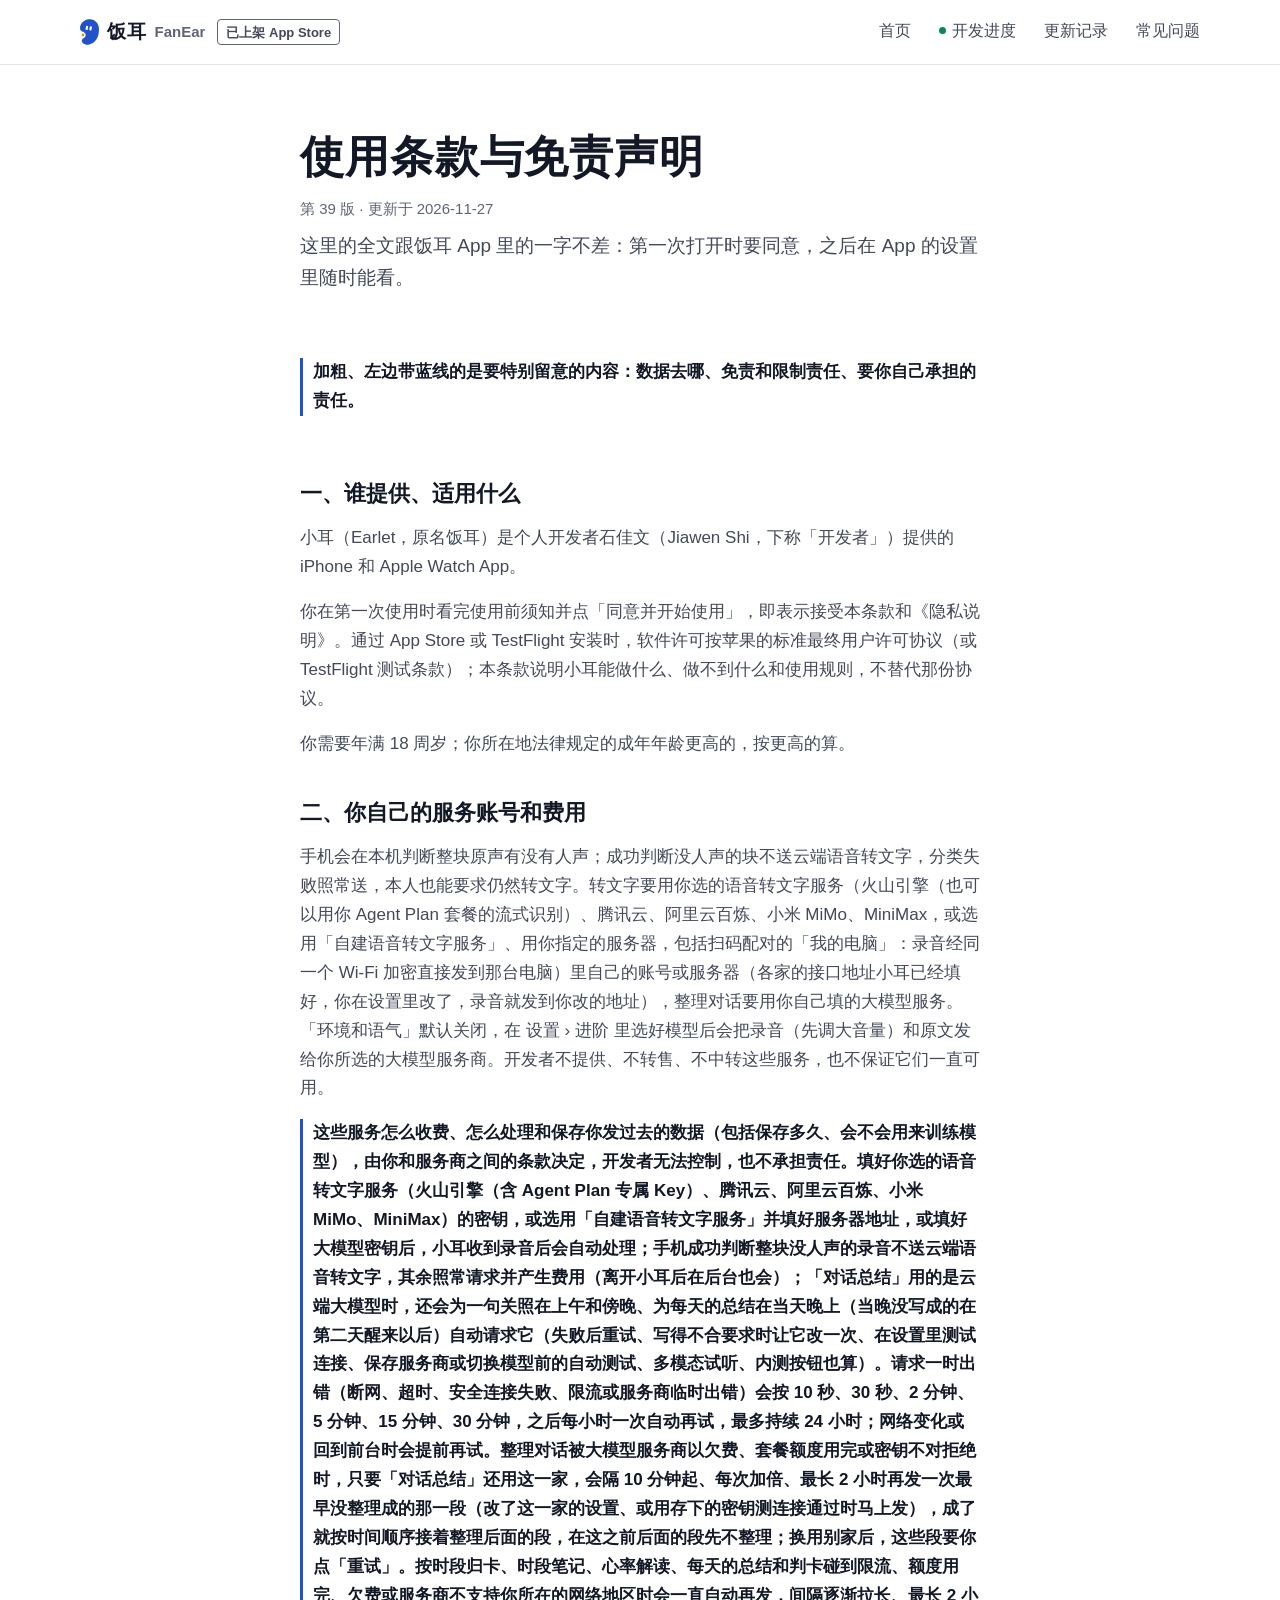
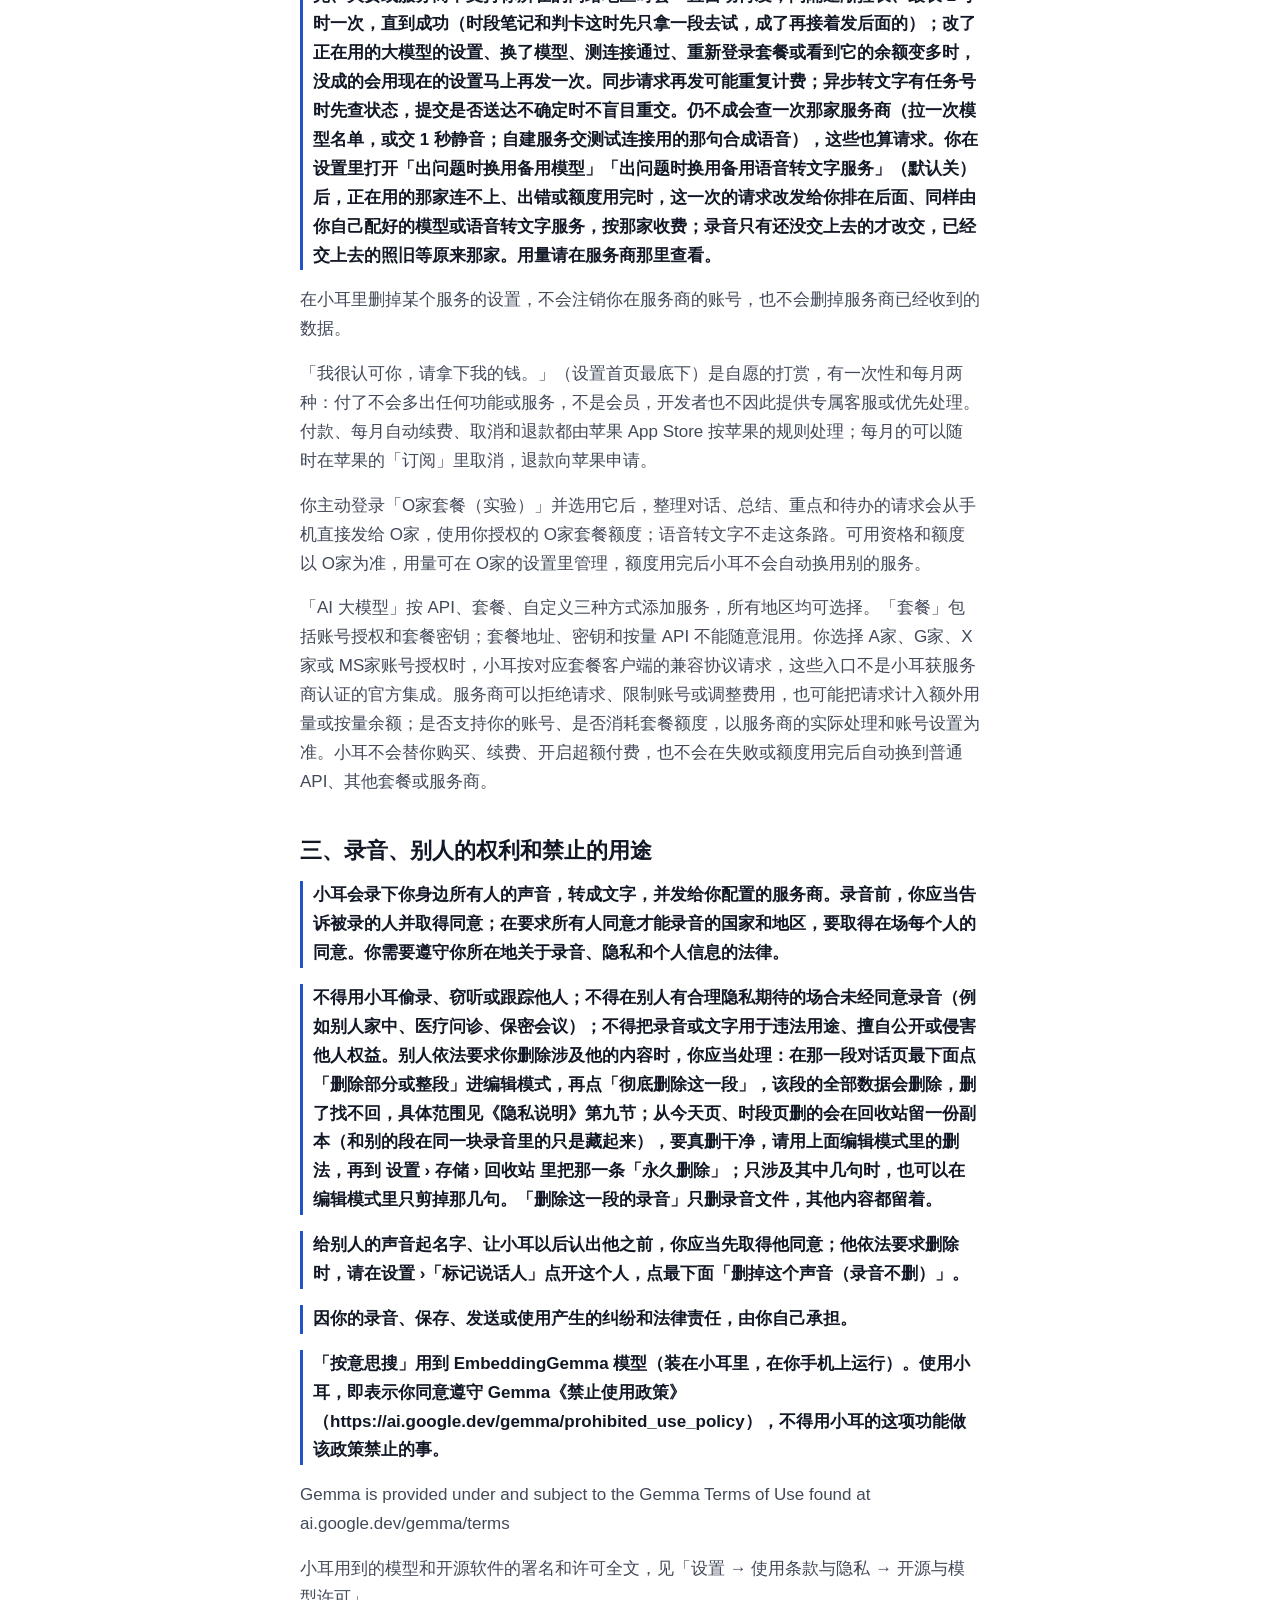
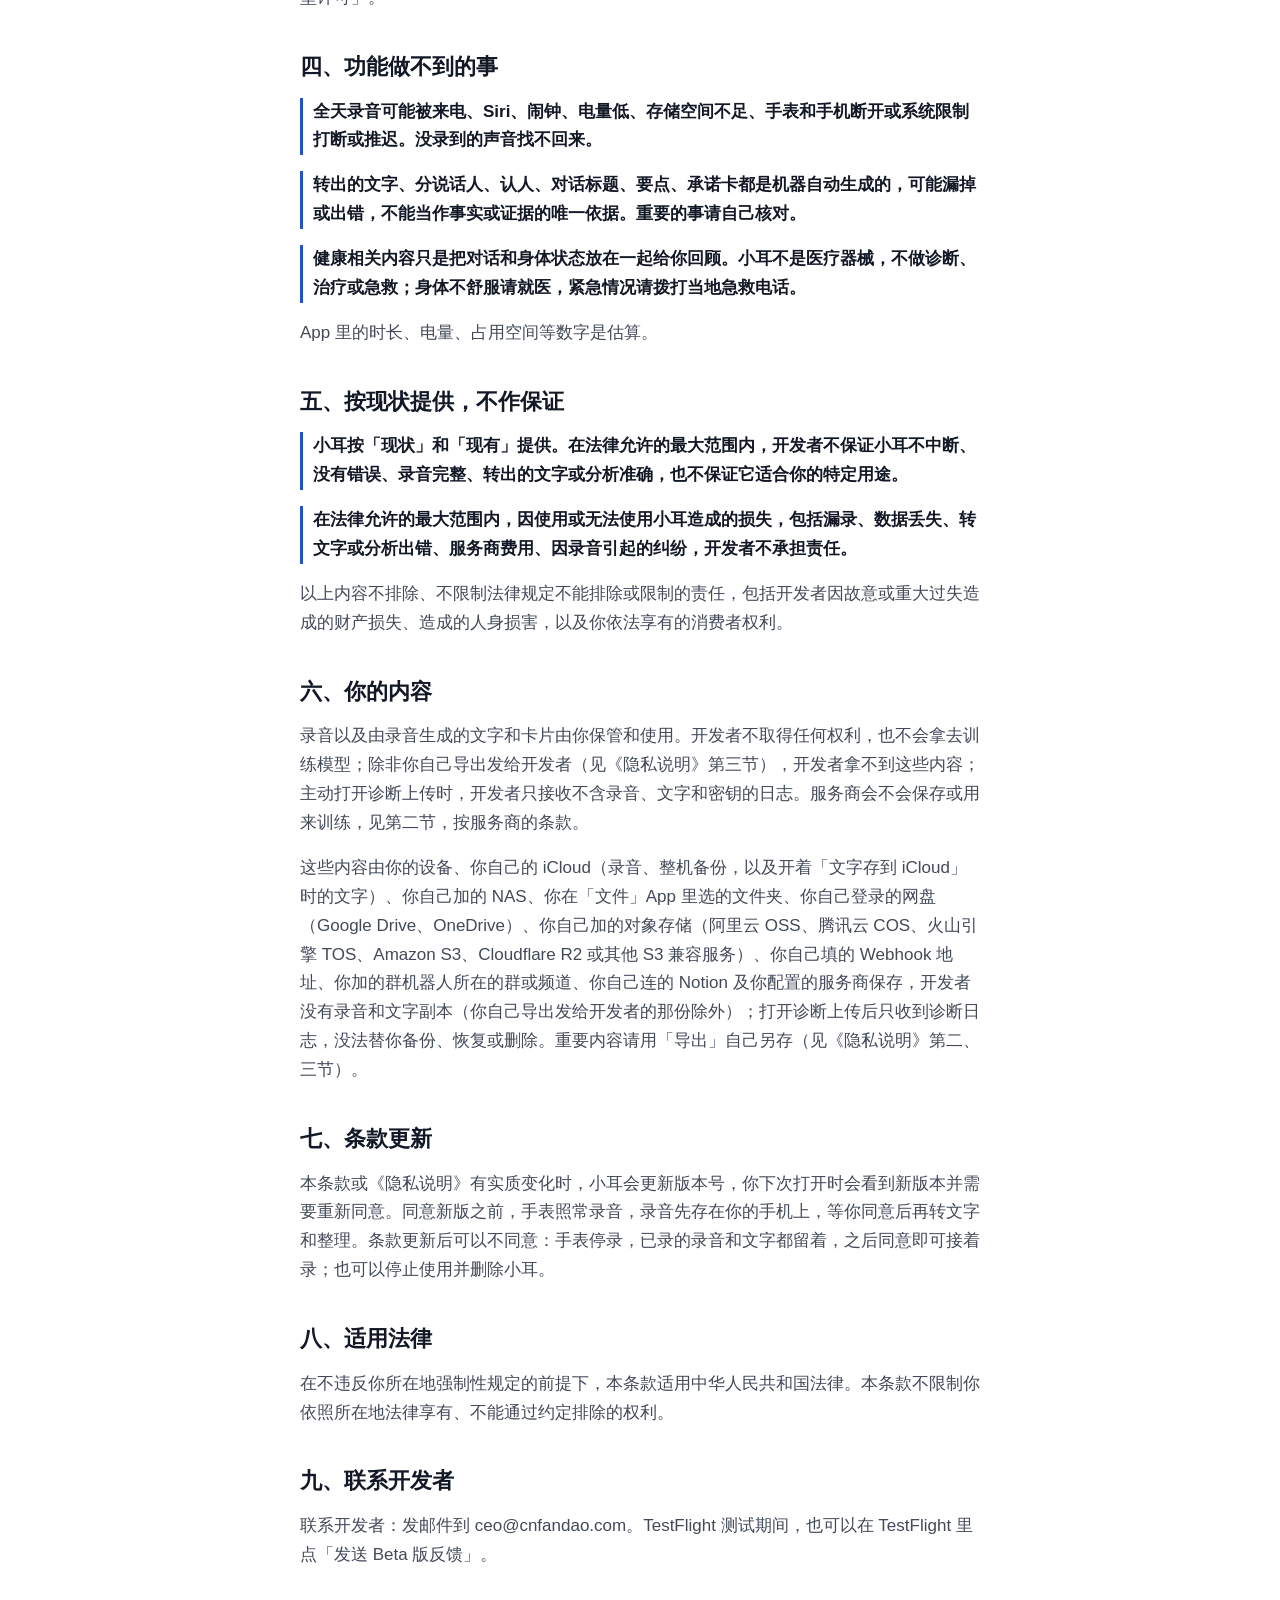
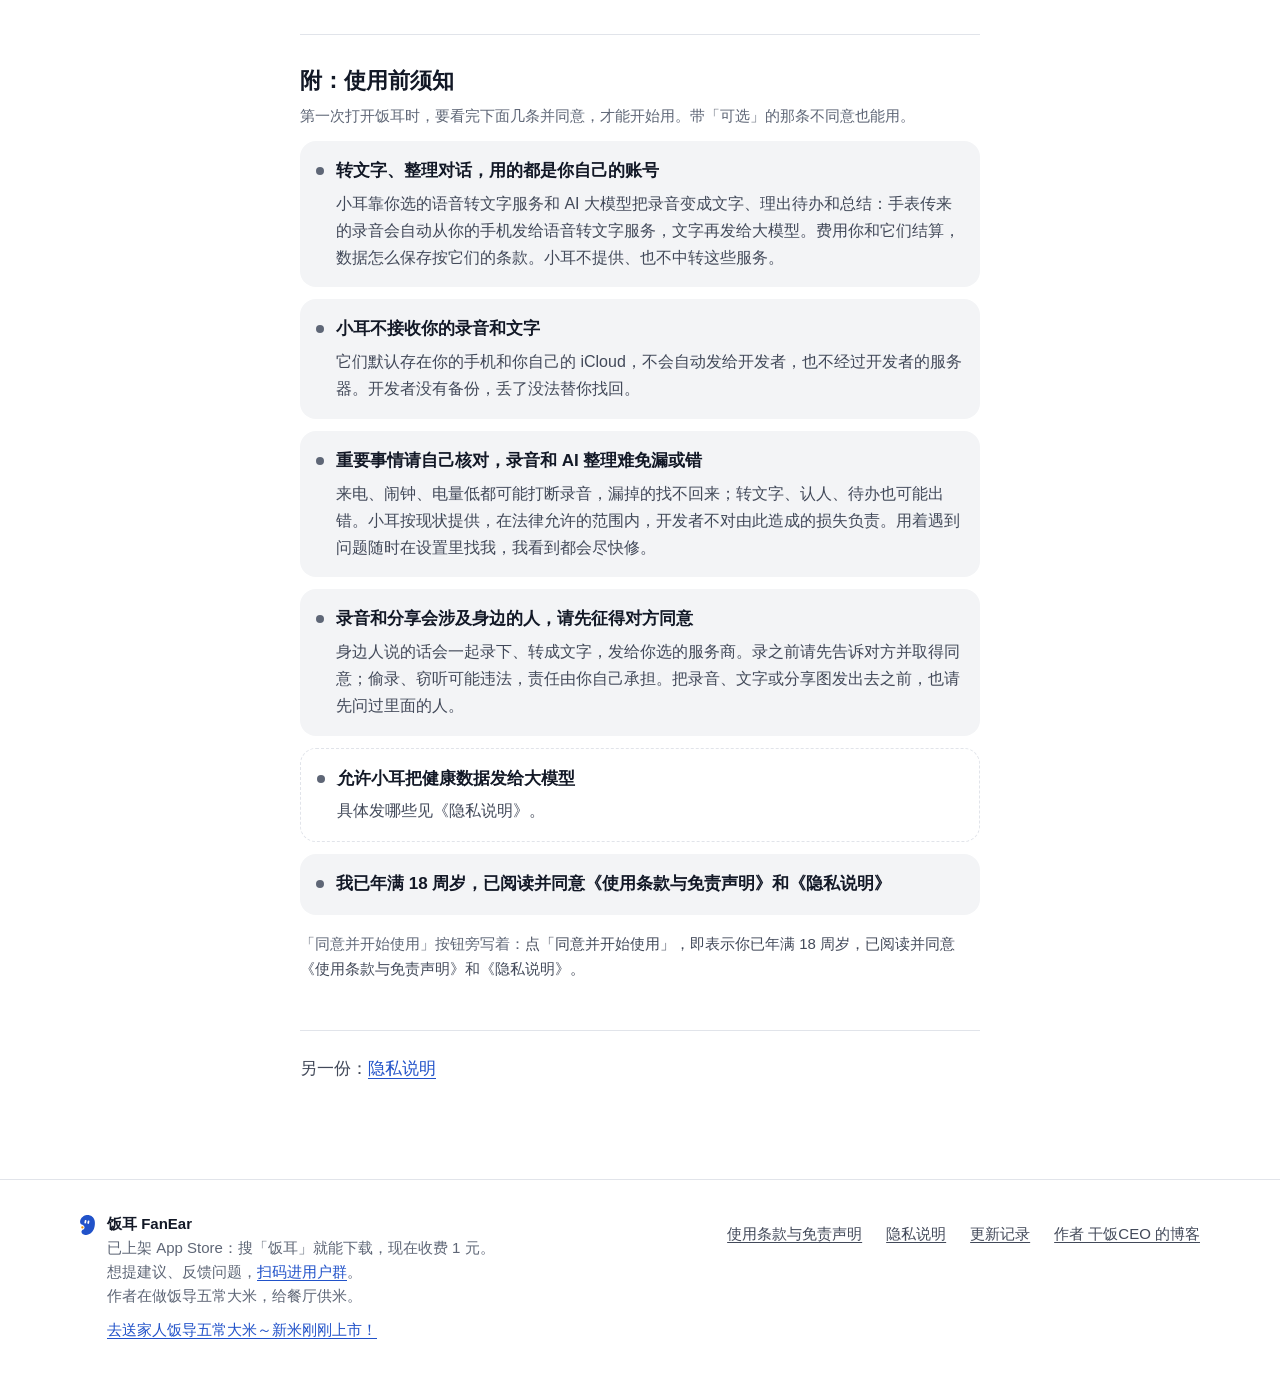
<file: terms/index.html>
<!DOCTYPE html><html lang="zh-CN"><head><meta charset="utf-8"><meta name="viewport" content="width=device-width, initial-scale=1"><title>使用条款与免责声明｜饭耳 FanEar</title><meta name="description" content="饭耳的使用条款与免责声明，和第一次打开时要看完并同意的使用前须知。跟 App 里的一字不差。"><link rel="canonical" href="https://fanear.fandao.dev/terms/"><link rel="icon" href="/favicon.ico" sizes="48x48"><link rel="icon" href="/favicon.png" type="image/png"><link rel="apple-touch-icon" href="/apple-touch-icon.png"><meta name="theme-color" content="#ffffff"><meta property="og:type" content="website"><meta property="og:site_name" content="饭耳 FanEar"><meta property="og:title" content="使用条款与免责声明"><meta property="og:description" content="饭耳的使用条款与免责声明，和第一次打开时要看完并同意的使用前须知。跟 App 里的一字不差。"><meta property="og:url" content="https://fanear.fandao.dev/terms/"><meta property="og:image" content="https://fanear.fandao.dev/og-icon.png"><meta name="twitter:card" content="summary"><meta name="generator" content="Astro v7.3.7"><link rel="stylesheet" href="/_astro/Base.Cocr5yV3.css"><style>.page-intro[data-astro-cid-p7p4gz5s]{padding:var(--s-7) 0 var(--s-6)}h1[data-astro-cid-p7p4gz5s]{letter-spacing:.02em;font-size:34px;line-height:1.25}.page-lead[data-astro-cid-p7p4gz5s]{max-width:var(--measure);margin-top:var(--s-3);color:var(--c-ink-2);font-size:18px;line-height:1.7}.page-lead[data-astro-cid-p7p4gz5s] p+p{margin-top:var(--s-2)}@media (width>=768px){.page-intro[data-astro-cid-p7p4gz5s]{padding:var(--s-8) 0 var(--s-7)}h1[data-astro-cid-p7p4gz5s]{font-size:44px}.page-lead[data-astro-cid-p7p4gz5s]{font-size:19px}}
.wrap[data-astro-cid-jpg5vglg]{max-width:calc(var(--measure) + 2 * var(--gutter));padding:0 var(--gutter);margin:0 auto}.version[data-astro-cid-jpg5vglg]{color:var(--c-ink-3);font-size:15px}.legend[data-astro-cid-jpg5vglg]{margin-bottom:var(--s-6)}.section[data-astro-cid-jpg5vglg]{padding-top:var(--s-6)}.section[data-astro-cid-jpg5vglg]+.section[data-astro-cid-jpg5vglg]{margin-top:var(--s-2)}.section[data-astro-cid-jpg5vglg] h2[data-astro-cid-jpg5vglg]{scroll-margin-top:var(--s-5);font-size:20px}.para[data-astro-cid-jpg5vglg]{margin-top:var(--s-3);color:var(--c-ink-2);overflow-wrap:break-word}.notice[data-astro-cid-jpg5vglg]{border-left:3px solid var(--c-me);color:var(--c-ink);padding-left:10px}.notice[data-astro-cid-jpg5vglg] strong[data-astro-cid-jpg5vglg]{font-weight:700}@media (width>=768px){.section[data-astro-cid-jpg5vglg] h2[data-astro-cid-jpg5vglg]{font-size:22px}.para[data-astro-cid-jpg5vglg]{margin-top:var(--s-4)}}
.consent[data-astro-cid-zcf6dkqz]{margin-top:var(--s-8);padding-top:var(--s-6);border-top:1px solid var(--c-line)}.consent[data-astro-cid-zcf6dkqz] h2[data-astro-cid-zcf6dkqz]{scroll-margin-top:var(--s-5);font-size:20px}.consent-lead[data-astro-cid-zcf6dkqz]{margin-top:var(--s-2);color:var(--c-ink-3);font-size:15px}.points[data-astro-cid-zcf6dkqz]{margin:0;padding:0;list-style:none}.point[data-astro-cid-zcf6dkqz]{gap:var(--s-3);margin-top:var(--s-3);padding:var(--s-4);background:var(--c-wash);border-radius:var(--r-card);display:flex}.point[data-astro-cid-zcf6dkqz].optional{background:var(--c-paper);border:1px dashed var(--c-line)}.box[data-astro-cid-zcf6dkqz]{background:var(--c-ink-3);border-radius:50%;flex:none;width:8px;height:8px;margin-top:10px}.point-title[data-astro-cid-zcf6dkqz]{color:var(--c-ink);font-weight:700}.point-detail[data-astro-cid-zcf6dkqz]{margin-top:var(--s-1);color:var(--c-ink-2);font-size:16px}.button-notice[data-astro-cid-zcf6dkqz]{margin-top:var(--s-4);color:var(--c-ink-2);font-size:15px}.button-notice[data-astro-cid-zcf6dkqz] .label[data-astro-cid-zcf6dkqz]{color:var(--c-ink-3)}.other[data-astro-cid-zcf6dkqz]{margin-top:var(--s-7);padding-top:var(--s-5);border-top:1px solid var(--c-line);color:var(--c-ink-2)}@media (width>=768px){.consent[data-astro-cid-zcf6dkqz] h2[data-astro-cid-zcf6dkqz]{font-size:22px}}
</style></head><body><a class="skip-link" href="#main">跳到正文</a><header class="site-header" data-astro-cid-nen7h5rs><div class="header-inner" data-astro-cid-nen7h5rs><a class="brand" href="/" data-astro-cid-nen7h5rs><svg class="logo" width="19" height="26" viewBox="260 150 536 721" aria-hidden="true" focusable="false" data-astro-cid-f7espo7c><path class="logo-me" d="M516.00 151.24C513.08 151.45 507.33 151.85 503.00 152.29C498.67 152.72 494.33 153.20 490.00 153.84C485.67 154.48 481.33 155.25 477.00 156.11C472.67 156.96 468.33 157.89 464.00 158.94C459.67 159.99 455.33 161.14 451.00 162.40C446.67 163.67 442.33 165.03 438.00 166.54C433.67 168.05 429.33 169.69 425.00 171.45C420.67 173.20 416.33 175.06 412.00 177.07C407.67 179.08 403.33 181.23 399.00 183.54C394.67 185.84 390.33 188.29 386.00 190.92C381.67 193.54 377.33 196.32 373.00 199.30C368.67 202.28 364.33 205.40 360.00 208.77C355.67 212.15 351.32 215.75 347.00 219.55C342.68 223.35 338.24 227.40 334.09 231.56C329.93 235.71 325.86 240.18 322.07 244.50C318.29 248.82 314.74 253.17 311.38 257.50C308.02 261.83 304.88 266.17 301.91 270.50C298.94 274.83 296.17 279.17 293.56 283.50C290.95 287.83 288.52 292.17 286.25 296.50C283.97 300.83 281.88 305.17 279.92 309.50C277.97 313.83 276.17 318.17 274.53 322.50C272.89 326.83 271.41 331.17 270.06 335.50C268.72 339.83 267.52 344.17 266.46 348.50C265.40 352.83 264.46 357.17 263.71 361.50C262.95 365.83 262.36 370.17 261.91 374.50C261.46 378.83 261.14 383.17 261.02 387.50C260.90 391.83 260.94 396.17 261.19 400.50C261.44 404.83 261.87 409.17 262.53 413.50C263.19 417.83 264.02 422.17 265.13 426.50C266.24 430.83 267.52 435.17 269.20 439.50C270.88 443.83 272.80 448.17 275.21 452.50C277.63 456.83 280.33 461.22 283.71 465.50C287.09 469.78 291.37 474.44 295.50 478.20C299.64 481.96 304.17 485.22 308.50 488.07C312.83 490.92 317.17 493.20 321.50 495.30C325.83 497.39 330.17 498.87 334.50 500.65C338.83 502.42 343.17 504.01 347.50 505.96C351.83 507.91 356.17 509.97 360.50 512.34C364.83 514.71 369.17 517.21 373.50 520.18C377.83 523.15 382.33 526.43 386.50 530.15C390.66 533.87 394.98 538.28 398.49 542.50C402.00 546.73 404.99 551.17 407.57 555.50C410.14 559.83 412.23 564.17 413.94 568.50C415.66 572.83 416.92 577.17 417.86 581.50C418.81 585.83 419.41 590.17 419.62 594.50C419.83 598.83 419.64 603.17 419.11 607.50C418.57 611.83 417.68 616.17 416.41 620.50C415.13 624.83 413.57 629.17 411.46 633.50C409.35 637.83 406.83 642.18 403.74 646.50C400.65 650.82 396.88 655.43 392.92 659.44C388.96 663.45 384.32 667.30 380.00 670.57C375.68 673.84 371.33 676.48 367.00 679.06C362.67 681.64 358.33 683.49 354.00 686.05C349.67 688.62 345.22 691.05 341.00 694.46C336.78 697.87 332.15 702.33 328.66 706.50C325.16 710.67 322.39 715.17 320.04 719.50C317.69 723.83 315.96 728.17 314.57 732.50C313.18 736.83 312.25 741.17 311.72 745.50C311.20 749.83 311.15 754.17 311.41 758.50C311.67 762.83 312.31 767.17 313.29 771.50C314.27 775.83 315.61 780.17 317.29 784.50C318.97 788.83 320.96 793.17 323.37 797.50C325.78 801.83 328.52 806.18 331.75 810.50C334.98 814.82 338.77 819.36 342.73 823.44C346.69 827.52 351.20 831.52 355.50 834.97C359.80 838.42 364.17 841.41 368.50 844.15C372.83 846.90 377.17 849.24 381.50 851.42C385.83 853.61 390.17 855.53 394.50 857.26C398.83 858.99 403.17 860.47 407.50 861.80C411.83 863.12 416.17 864.24 420.50 865.21C424.83 866.17 429.17 866.95 433.50 867.59C437.83 868.22 442.17 868.71 446.50 869.03C450.83 869.35 455.17 869.44 459.50 869.50C463.83 869.56 468.17 869.54 472.50 869.37C476.83 869.20 481.17 868.87 485.50 868.46C489.83 868.06 494.17 867.53 498.50 866.92C502.83 866.30 507.17 865.60 511.50 864.78C515.83 863.97 520.17 863.08 524.50 862.04C528.83 861.01 533.17 859.83 537.50 858.57C541.83 857.31 546.17 855.95 550.50 854.49C554.83 853.03 559.17 851.50 563.50 849.82C567.83 848.15 572.17 846.34 576.50 844.43C580.83 842.52 585.17 840.52 589.50 838.37C593.83 836.21 598.17 833.90 602.50 831.48C606.83 829.06 611.17 826.52 615.50 823.82C619.83 821.13 624.17 818.29 628.50 815.31C632.83 812.32 637.17 809.21 641.50 805.90C645.83 802.59 650.17 799.10 654.50 795.43C658.83 791.77 663.36 787.77 667.48 783.93C671.59 780.08 675.24 776.43 679.19 772.36C683.13 768.29 687.36 763.81 691.15 759.50C694.94 755.19 698.49 750.83 701.92 746.50C705.36 742.17 708.63 737.83 711.78 733.50C714.92 729.17 717.92 724.83 720.80 720.50C723.68 716.17 726.42 711.83 729.06 707.50C731.70 703.17 734.20 698.83 736.62 694.50C739.04 690.17 741.37 685.83 743.57 681.50C745.77 677.17 747.84 672.83 749.84 668.50C751.84 664.17 753.75 659.83 755.57 655.50C757.39 651.17 759.11 646.83 760.76 642.50C762.41 638.17 763.99 633.83 765.48 629.50C766.98 625.17 768.39 620.83 769.73 616.50C771.06 612.17 772.31 607.83 773.51 603.50C774.72 599.17 775.85 594.83 776.93 590.50C778.01 586.17 779.04 581.83 779.99 577.50C780.94 573.17 781.81 568.83 782.63 564.50C783.46 560.17 784.23 555.83 784.95 551.50C785.68 547.17 786.36 542.83 787.00 538.50C787.64 534.17 788.22 529.83 788.78 525.50C789.34 521.17 789.87 516.83 790.35 512.50C790.83 508.17 791.27 503.83 791.67 499.50C792.07 495.17 792.44 490.83 792.76 486.50C793.08 482.17 793.37 477.83 793.59 473.50C793.81 469.17 793.96 464.83 794.11 460.50C794.26 456.17 794.46 451.83 794.50 447.50C794.54 443.17 794.43 438.83 794.32 434.50C794.21 430.17 794.07 425.83 793.85 421.50C793.62 417.17 793.34 412.83 793.00 408.50C792.66 404.17 792.27 399.83 791.81 395.50C791.35 391.17 790.85 386.83 790.24 382.50C789.63 378.17 788.92 373.83 788.13 369.50C787.34 365.17 786.49 360.83 785.51 356.50C784.54 352.17 783.46 347.83 782.28 343.50C781.11 339.17 779.85 334.83 778.47 330.50C777.09 326.17 775.60 321.83 773.99 317.50C772.37 313.17 770.65 308.83 768.77 304.50C766.89 300.17 764.89 295.83 762.70 291.50C760.51 287.17 758.18 282.83 755.65 278.50C753.11 274.17 750.40 269.83 747.48 265.50C744.57 261.17 741.48 256.83 738.17 252.50C734.85 248.17 731.39 243.83 727.61 239.50C723.83 235.17 719.68 230.67 715.49 226.54C711.31 222.41 706.83 218.43 702.50 214.72C698.17 211.00 693.83 207.52 689.50 204.23C685.17 200.94 680.83 197.87 676.50 194.99C672.17 192.10 667.83 189.44 663.50 186.92C659.17 184.40 654.83 182.09 650.50 179.88C646.17 177.67 641.83 175.58 637.50 173.66C633.17 171.74 628.83 169.99 624.50 168.35C620.17 166.72 615.83 165.24 611.50 163.84C607.17 162.44 602.83 161.11 598.50 159.96C594.17 158.80 589.83 157.84 585.50 156.92C581.17 156.01 576.83 155.18 572.50 154.48C568.17 153.78 563.83 153.22 559.50 152.74C555.17 152.26 550.83 151.88 546.50 151.59C542.17 151.30 537.83 151.10 533.50 151.01C529.17 150.92 523.42 151.00 520.50 151.04C517.58 151.08 518.92 151.04 516.00 151.24Z" data-astro-cid-f7espo7c></path><g data-astro-cid-f7espo7c><rect class="logo-eye" x="422.04" y="332.26" width="61.82" height="122.50" rx="30.91" transform="rotate(11.69 452.95 393.51)" data-astro-cid-f7espo7c></rect><rect class="logo-eye" x="528.56" y="346.31" width="62.08" height="123.98" rx="31.04" transform="rotate(11.92 559.60 408.30)" data-astro-cid-f7espo7c></rect></g><circle class="logo-p1" cx="344.18" cy="597.57" r="41.83" data-astro-cid-f7espo7c></circle></svg><span class="brand-name" data-astro-cid-nen7h5rs>饭耳</span><span class="brand-en" data-astro-cid-nen7h5rs>FanEar</span></a><a class="status" href="/changelog/" title="搜「饭耳」就能下载，现在收费 1 元。" data-astro-cid-nen7h5rs>已上架 App Store</a><nav class="site-nav" aria-label="栏目" data-astro-cid-nen7h5rs><a href="/" data-astro-cid-nen7h5rs>首页</a><a href="/progress/" data-astro-cid-nen7h5rs><i class="live-dot" aria-hidden="true" data-astro-cid-nen7h5rs></i>开发进度</a><a href="/changelog/" data-astro-cid-nen7h5rs>更新记录</a><a href="/faq/" data-astro-cid-nen7h5rs>常见问题</a></nav></div></header><main id="main" class="wrap" data-astro-cid-jpg5vglg><header class="page-intro" data-astro-cid-p7p4gz5s><h1 data-astro-cid-p7p4gz5s>使用条款与免责声明</h1><div class="page-lead" data-astro-cid-p7p4gz5s><p class="version" data-astro-cid-jpg5vglg>第 39 版 · 更新于 2026-11-27</p><p data-astro-cid-jpg5vglg>这里的全文跟饭耳 App 里的一字不差：第一次打开时要同意，之后在 App 的设置里随时能看。</p></div></header><!-- 这句图例照 App 条款页顶上那句（LegalDocumentView.swift），不是条款原文，不参与比对 --><p class="para notice legend" data-astro-cid-jpg5vglg><span class="visually-hidden" data-astro-cid-jpg5vglg>重点提示：</span><strong data-astro-cid-jpg5vglg>加粗、左边带蓝线的是要特别留意的内容：数据去哪、免责和限制责任、要你自己承担的责任。</strong></p><article class="doc" data-legal-doc="terms" data-astro-cid-jpg5vglg><section class="section" id="s1" aria-labelledby="h-s1" data-astro-cid-jpg5vglg><h2 id="h-s1" data-legal-heading data-astro-cid-jpg5vglg>一、谁提供、适用什么</h2><p class="para" data-legal-para="plain" data-astro-cid-jpg5vglg>小耳（Earlet，原名饭耳）是个人开发者石佳文（Jiawen Shi，下称「开发者」）提供的 iPhone 和 Apple Watch App。</p><p class="para" data-legal-para="plain" data-astro-cid-jpg5vglg>你在第一次使用时看完使用前须知并点「同意并开始使用」，即表示接受本条款和《隐私说明》。通过 App Store 或 TestFlight 安装时，软件许可按苹果的标准最终用户许可协议（或 TestFlight 测试条款）；本条款说明小耳能做什么、做不到什么和使用规则，不替代那份协议。</p><p class="para" data-legal-para="plain" data-astro-cid-jpg5vglg>你需要年满 18 周岁；你所在地法律规定的成年年龄更高的，按更高的算。</p></section><section class="section" id="s2" aria-labelledby="h-s2" data-astro-cid-jpg5vglg><h2 id="h-s2" data-legal-heading data-astro-cid-jpg5vglg>二、你自己的服务账号和费用</h2><p class="para" data-legal-para="plain" data-astro-cid-jpg5vglg>手机会在本机判断整块原声有没有人声；成功判断没人声的块不送云端语音转文字，分类失败照常送，本人也能要求仍然转文字。转文字要用你选的语音转文字服务（火山引擎（也可以用你 Agent Plan 套餐的流式识别）、腾讯云、阿里云百炼、小米 MiMo、MiniMax，或选用「自建语音转文字服务」、用你指定的服务器，包括扫码配对的「我的电脑」：录音经同一个 Wi-Fi 加密直接发到那台电脑）里自己的账号或服务器（各家的接口地址小耳已经填好，你在设置里改了，录音就发到你改的地址），整理对话要用你自己填的大模型服务。「环境和语气」默认关闭，在 设置 › 进阶 里选好模型后会把录音（先调大音量）和原文发给你所选的大模型服务商。开发者不提供、不转售、不中转这些服务，也不保证它们一直可用。</p><p class="para notice" data-legal-para="notice" data-astro-cid-jpg5vglg><span class="visually-hidden" data-astro-cid-jpg5vglg>重点提示：</span><strong data-astro-cid-jpg5vglg>这些服务怎么收费、怎么处理和保存你发过去的数据（包括保存多久、会不会用来训练模型），由你和服务商之间的条款决定，开发者无法控制，也不承担责任。填好你选的语音转文字服务（火山引擎（含 Agent Plan 专属 Key）、腾讯云、阿里云百炼、小米 MiMo、MiniMax）的密钥，或选用「自建语音转文字服务」并填好服务器地址，或填好大模型密钥后，小耳收到录音后会自动处理；手机成功判断整块没人声的录音不送云端语音转文字，其余照常请求并产生费用（离开小耳后在后台也会）；「对话总结」用的是云端大模型时，还会为一句关照在上午和傍晚、为每天的总结在当天晚上（当晚没写成的在第二天醒来以后）自动请求它（失败后重试、写得不合要求时让它改一次、在设置里测试连接、保存服务商或切换模型前的自动测试、多模态试听、内测按钮也算）。请求一时出错（断网、超时、安全连接失败、限流或服务商临时出错）会按 10 秒、30 秒、2 分钟、5 分钟、15 分钟、30 分钟，之后每小时一次自动再试，最多持续 24 小时；网络变化或回到前台时会提前再试。整理对话被大模型服务商以欠费、套餐额度用完或密钥不对拒绝时，只要「对话总结」还用这一家，会隔 10 分钟起、每次加倍、最长 2 小时再发一次最早没整理成的那一段（改了这一家的设置、或用存下的密钥测连接通过时马上发），成了就按时间顺序接着整理后面的段，在这之前后面的段先不整理；换用别家后，这些段要你点「重试」。按时段归卡、时段笔记、心率解读、每天的总结和判卡碰到限流、额度用完、欠费或服务商不支持你所在的网络地区时会一直自动再发，间隔逐渐拉长、最长 2 小时一次，直到成功（时段笔记和判卡这时先只拿一段去试，成了再接着发后面的）；改了正在用的大模型的设置、换了模型、测连接通过、重新登录套餐或看到它的余额变多时，没成的会用现在的设置马上再发一次。同步请求再发可能重复计费；异步转文字有任务号时先查状态，提交是否送达不确定时不盲目重交。仍不成会查一次那家服务商（拉一次模型名单，或交 1 秒静音；自建服务交测试连接用的那句合成语音），这些也算请求。你在设置里打开「出问题时换用备用模型」「出问题时换用备用语音转文字服务」（默认关）后，正在用的那家连不上、出错或额度用完时，这一次的请求改发给你排在后面、同样由你自己配好的模型或语音转文字服务，按那家收费；录音只有还没交上去的才改交，已经交上去的照旧等原来那家。用量请在服务商那里查看。</strong></p><p class="para" data-legal-para="plain" data-astro-cid-jpg5vglg>在小耳里删掉某个服务的设置，不会注销你在服务商的账号，也不会删掉服务商已经收到的数据。</p><p class="para" data-legal-para="plain" data-astro-cid-jpg5vglg>「我很认可你，请拿下我的钱。」（设置首页最底下）是自愿的打赏，有一次性和每月两种：付了不会多出任何功能或服务，不是会员，开发者也不因此提供专属客服或优先处理。付款、每月自动续费、取消和退款都由苹果 App Store 按苹果的规则处理；每月的可以随时在苹果的「订阅」里取消，退款向苹果申请。</p><p class="para" data-legal-para="plain" data-astro-cid-jpg5vglg>你主动登录「O家套餐（实验）」并选用它后，整理对话、总结、重点和待办的请求会从手机直接发给 O家，使用你授权的 O家套餐额度；语音转文字不走这条路。可用资格和额度以 O家为准，用量可在 O家的设置里管理，额度用完后小耳不会自动换用别的服务。</p><p class="para" data-legal-para="plain" data-astro-cid-jpg5vglg>「AI 大模型」按 API、套餐、自定义三种方式添加服务，所有地区均可选择。「套餐」包括账号授权和套餐密钥；套餐地址、密钥和按量 API 不能随意混用。你选择 A家、G家、X家或 MS家账号授权时，小耳按对应套餐客户端的兼容协议请求，这些入口不是小耳获服务商认证的官方集成。服务商可以拒绝请求、限制账号或调整费用，也可能把请求计入额外用量或按量余额；是否支持你的账号、是否消耗套餐额度，以服务商的实际处理和账号设置为准。小耳不会替你购买、续费、开启超额付费，也不会在失败或额度用完后自动换到普通 API、其他套餐或服务商。</p></section><section class="section" id="s3" aria-labelledby="h-s3" data-astro-cid-jpg5vglg><h2 id="h-s3" data-legal-heading data-astro-cid-jpg5vglg>三、录音、别人的权利和禁止的用途</h2><p class="para notice" data-legal-para="notice" data-astro-cid-jpg5vglg><span class="visually-hidden" data-astro-cid-jpg5vglg>重点提示：</span><strong data-astro-cid-jpg5vglg>小耳会录下你身边所有人的声音，转成文字，并发给你配置的服务商。录音前，你应当告诉被录的人并取得同意；在要求所有人同意才能录音的国家和地区，要取得在场每个人的同意。你需要遵守你所在地关于录音、隐私和个人信息的法律。</strong></p><p class="para notice" data-legal-para="notice" data-astro-cid-jpg5vglg><span class="visually-hidden" data-astro-cid-jpg5vglg>重点提示：</span><strong data-astro-cid-jpg5vglg>不得用小耳偷录、窃听或跟踪他人；不得在别人有合理隐私期待的场合未经同意录音（例如别人家中、医疗问诊、保密会议）；不得把录音或文字用于违法用途、擅自公开或侵害他人权益。别人依法要求你删除涉及他的内容时，你应当处理：在那一段对话页最下面点「删除部分或整段」进编辑模式，再点「彻底删除这一段」，该段的全部数据会删除，删了找不回，具体范围见《隐私说明》第九节；从今天页、时段页删的会在回收站留一份副本（和别的段在同一块录音里的只是藏起来），要真删干净，请用上面编辑模式里的删法，再到 设置 › 存储 › 回收站 里把那一条「永久删除」；只涉及其中几句时，也可以在编辑模式里只剪掉那几句。「删除这一段的录音」只删录音文件，其他内容都留着。</strong></p><p class="para notice" data-legal-para="notice" data-astro-cid-jpg5vglg><span class="visually-hidden" data-astro-cid-jpg5vglg>重点提示：</span><strong data-astro-cid-jpg5vglg>给别人的声音起名字、让小耳以后认出他之前，你应当先取得他同意；他依法要求删除时，请在设置 ›「标记说话人」点开这个人，点最下面「删掉这个声音（录音不删）」。</strong></p><p class="para notice" data-legal-para="notice" data-astro-cid-jpg5vglg><span class="visually-hidden" data-astro-cid-jpg5vglg>重点提示：</span><strong data-astro-cid-jpg5vglg>因你的录音、保存、发送或使用产生的纠纷和法律责任，由你自己承担。</strong></p><p class="para notice" data-legal-para="notice" data-astro-cid-jpg5vglg><span class="visually-hidden" data-astro-cid-jpg5vglg>重点提示：</span><strong data-astro-cid-jpg5vglg>「按意思搜」用到 EmbeddingGemma 模型（装在小耳里，在你手机上运行）。使用小耳，即表示你同意遵守 Gemma《禁止使用政策》（https://ai.google.dev/gemma/prohibited_use_policy），不得用小耳的这项功能做该政策禁止的事。</strong></p><p class="para" data-legal-para="plain" data-astro-cid-jpg5vglg>Gemma is provided under and subject to the Gemma Terms of Use found at ai.google.dev/gemma/terms</p><p class="para" data-legal-para="plain" data-astro-cid-jpg5vglg>小耳用到的模型和开源软件的署名和许可全文，见「设置 → 使用条款与隐私 → 开源与模型许可」。</p></section><section class="section" id="s4" aria-labelledby="h-s4" data-astro-cid-jpg5vglg><h2 id="h-s4" data-legal-heading data-astro-cid-jpg5vglg>四、功能做不到的事</h2><p class="para notice" data-legal-para="notice" data-astro-cid-jpg5vglg><span class="visually-hidden" data-astro-cid-jpg5vglg>重点提示：</span><strong data-astro-cid-jpg5vglg>全天录音可能被来电、Siri、闹钟、电量低、存储空间不足、手表和手机断开或系统限制打断或推迟。没录到的声音找不回来。</strong></p><p class="para notice" data-legal-para="notice" data-astro-cid-jpg5vglg><span class="visually-hidden" data-astro-cid-jpg5vglg>重点提示：</span><strong data-astro-cid-jpg5vglg>转出的文字、分说话人、认人、对话标题、要点、承诺卡都是机器自动生成的，可能漏掉或出错，不能当作事实或证据的唯一依据。重要的事请自己核对。</strong></p><p class="para notice" data-legal-para="notice" data-astro-cid-jpg5vglg><span class="visually-hidden" data-astro-cid-jpg5vglg>重点提示：</span><strong data-astro-cid-jpg5vglg>健康相关内容只是把对话和身体状态放在一起给你回顾。小耳不是医疗器械，不做诊断、治疗或急救；身体不舒服请就医，紧急情况请拨打当地急救电话。</strong></p><p class="para" data-legal-para="plain" data-astro-cid-jpg5vglg>App 里的时长、电量、占用空间等数字是估算。</p></section><section class="section" id="s5" aria-labelledby="h-s5" data-astro-cid-jpg5vglg><h2 id="h-s5" data-legal-heading data-astro-cid-jpg5vglg>五、按现状提供，不作保证</h2><p class="para notice" data-legal-para="notice" data-astro-cid-jpg5vglg><span class="visually-hidden" data-astro-cid-jpg5vglg>重点提示：</span><strong data-astro-cid-jpg5vglg>小耳按「现状」和「现有」提供。在法律允许的最大范围内，开发者不保证小耳不中断、没有错误、录音完整、转出的文字或分析准确，也不保证它适合你的特定用途。</strong></p><p class="para notice" data-legal-para="notice" data-astro-cid-jpg5vglg><span class="visually-hidden" data-astro-cid-jpg5vglg>重点提示：</span><strong data-astro-cid-jpg5vglg>在法律允许的最大范围内，因使用或无法使用小耳造成的损失，包括漏录、数据丢失、转文字或分析出错、服务商费用、因录音引起的纠纷，开发者不承担责任。</strong></p><p class="para" data-legal-para="plain" data-astro-cid-jpg5vglg>以上内容不排除、不限制法律规定不能排除或限制的责任，包括开发者因故意或重大过失造成的财产损失、造成的人身损害，以及你依法享有的消费者权利。</p></section><section class="section" id="s6" aria-labelledby="h-s6" data-astro-cid-jpg5vglg><h2 id="h-s6" data-legal-heading data-astro-cid-jpg5vglg>六、你的内容</h2><p class="para" data-legal-para="plain" data-astro-cid-jpg5vglg>录音以及由录音生成的文字和卡片由你保管和使用。开发者不取得任何权利，也不会拿去训练模型；除非你自己导出发给开发者（见《隐私说明》第三节），开发者拿不到这些内容；主动打开诊断上传时，开发者只接收不含录音、文字和密钥的日志。服务商会不会保存或用来训练，见第二节，按服务商的条款。</p><p class="para" data-legal-para="plain" data-astro-cid-jpg5vglg>这些内容由你的设备、你自己的 iCloud（录音、整机备份，以及开着「文字存到 iCloud」时的文字）、你自己加的 NAS、你在「文件」App 里选的文件夹、你自己登录的网盘（Google Drive、OneDrive）、你自己加的对象存储（阿里云 OSS、腾讯云 COS、火山引擎 TOS、Amazon S3、Cloudflare R2 或其他 S3 兼容服务）、你自己填的 Webhook 地址、你加的群机器人所在的群或频道、你自己连的 Notion 及你配置的服务商保存，开发者没有录音和文字副本（你自己导出发给开发者的那份除外）；打开诊断上传后只收到诊断日志，没法替你备份、恢复或删除。重要内容请用「导出」自己另存（见《隐私说明》第二、三节）。</p></section><section class="section" id="s7" aria-labelledby="h-s7" data-astro-cid-jpg5vglg><h2 id="h-s7" data-legal-heading data-astro-cid-jpg5vglg>七、条款更新</h2><p class="para" data-legal-para="plain" data-astro-cid-jpg5vglg>本条款或《隐私说明》有实质变化时，小耳会更新版本号，你下次打开时会看到新版本并需要重新同意。同意新版之前，手表照常录音，录音先存在你的手机上，等你同意后再转文字和整理。条款更新后可以不同意：手表停录，已录的录音和文字都留着，之后同意即可接着录；也可以停止使用并删除小耳。</p></section><section class="section" id="s8" aria-labelledby="h-s8" data-astro-cid-jpg5vglg><h2 id="h-s8" data-legal-heading data-astro-cid-jpg5vglg>八、适用法律</h2><p class="para" data-legal-para="plain" data-astro-cid-jpg5vglg>在不违反你所在地强制性规定的前提下，本条款适用中华人民共和国法律。本条款不限制你依照所在地法律享有、不能通过约定排除的权利。</p></section><section class="section" id="s9" aria-labelledby="h-s9" data-astro-cid-jpg5vglg><h2 id="h-s9" data-legal-heading data-astro-cid-jpg5vglg>九、联系开发者</h2><p class="para" data-legal-para="plain" data-astro-cid-jpg5vglg>联系开发者：发邮件到 ceo@cnfandao.com。TestFlight 测试期间，也可以在 TestFlight 里点「发送 Beta 版反馈」。</p></section></article><section class="consent" id="consent" aria-labelledby="h-consent" data-legal-consent data-astro-cid-zcf6dkqz><h2 id="h-consent" data-astro-cid-zcf6dkqz>附：使用前须知</h2><p class="consent-lead" data-astro-cid-zcf6dkqz>第一次打开饭耳时，要看完下面几条并同意，才能开始用。带「可选」的那条不同意也能用。</p><ol class="points" data-astro-cid-zcf6dkqz><li class="point" data-legal-point="own-accounts" data-astro-cid-zcf6dkqz><span class="box" aria-hidden="true" data-astro-cid-zcf6dkqz></span><div data-astro-cid-zcf6dkqz><p class="point-title" data-legal-field="title" data-astro-cid-zcf6dkqz>转文字、整理对话，用的都是你自己的账号</p><p class="point-detail" data-legal-field="detail" data-astro-cid-zcf6dkqz>小耳靠你选的语音转文字服务和 AI 大模型把录音变成文字、理出待办和总结：手表传来的录音会自动从你的手机发给语音转文字服务，文字再发给大模型。费用你和它们结算，数据怎么保存按它们的条款。小耳不提供、也不中转这些服务。</p></div></li><li class="point" data-legal-point="no-developer-storage" data-astro-cid-zcf6dkqz><span class="box" aria-hidden="true" data-astro-cid-zcf6dkqz></span><div data-astro-cid-zcf6dkqz><p class="point-title" data-legal-field="title" data-astro-cid-zcf6dkqz>小耳不接收你的录音和文字</p><p class="point-detail" data-legal-field="detail" data-astro-cid-zcf6dkqz>它们默认存在你的手机和你自己的 iCloud，不会自动发给开发者，也不经过开发者的服务器。开发者没有备份，丢了没法替你找回。</p></div></li><li class="point" data-legal-point="no-warranty" data-astro-cid-zcf6dkqz><span class="box" aria-hidden="true" data-astro-cid-zcf6dkqz></span><div data-astro-cid-zcf6dkqz><p class="point-title" data-legal-field="title" data-astro-cid-zcf6dkqz>重要事情请自己核对，录音和 AI 整理难免漏或错</p><p class="point-detail" data-legal-field="detail" data-astro-cid-zcf6dkqz>来电、闹钟、电量低都可能打断录音，漏掉的找不回来；转文字、认人、待办也可能出错。小耳按现状提供，在法律允许的范围内，开发者不对由此造成的损失负责。用着遇到问题随时在设置里找我，我看到都会尽快修。</p></div></li><li class="point" data-legal-point="others-consent" data-astro-cid-zcf6dkqz><span class="box" aria-hidden="true" data-astro-cid-zcf6dkqz></span><div data-astro-cid-zcf6dkqz><p class="point-title" data-legal-field="title" data-astro-cid-zcf6dkqz>录音和分享会涉及身边的人，请先征得对方同意</p><p class="point-detail" data-legal-field="detail" data-astro-cid-zcf6dkqz>身边人说的话会一起录下、转成文字，发给你选的服务商。录之前请先告诉对方并取得同意；偷录、窃听可能违法，责任由你自己承担。把录音、文字或分享图发出去之前，也请先问过里面的人。</p></div></li></ol><div class="point optional" data-legal-point="share-health" data-astro-cid-zcf6dkqz><span class="box" aria-hidden="true" data-astro-cid-zcf6dkqz></span><div data-astro-cid-zcf6dkqz><p class="point-title" data-legal-field="title" data-astro-cid-zcf6dkqz>允许小耳把健康数据发给大模型</p><p class="point-detail" data-legal-field="detail" data-astro-cid-zcf6dkqz>具体发哪些见《隐私说明》。</p></div></div><div class="point" data-legal-point="agreement" data-astro-cid-zcf6dkqz><span class="box" aria-hidden="true" data-astro-cid-zcf6dkqz></span><p class="point-title" data-legal-field="title" data-astro-cid-zcf6dkqz>我已年满 18 周岁，已阅读并同意《使用条款与免责声明》和《隐私说明》</p></div><p class="button-notice" data-astro-cid-zcf6dkqz><span class="label" data-astro-cid-zcf6dkqz>「同意并开始使用」按钮旁写着：</span><span data-legal-field="buttonNotice" data-astro-cid-zcf6dkqz>点「同意并开始使用」，即表示你已年满 18 周岁，已阅读并同意《使用条款与免责声明》和《隐私说明》。</span></p></section><p class="other" data-astro-cid-zcf6dkqz>另一份：<a href="/privacy/" data-astro-cid-zcf6dkqz>隐私说明</a></p></main><footer class="site-footer" data-astro-cid-jo6i4kqk><div class="footer-inner" data-astro-cid-jo6i4kqk><div class="footer-brand" data-astro-cid-jo6i4kqk><svg class="logo" width="15" height="20" viewBox="260 150 536 721" aria-hidden="true" focusable="false" data-astro-cid-f7espo7c><path class="logo-me" d="M516.00 151.24C513.08 151.45 507.33 151.85 503.00 152.29C498.67 152.72 494.33 153.20 490.00 153.84C485.67 154.48 481.33 155.25 477.00 156.11C472.67 156.96 468.33 157.89 464.00 158.94C459.67 159.99 455.33 161.14 451.00 162.40C446.67 163.67 442.33 165.03 438.00 166.54C433.67 168.05 429.33 169.69 425.00 171.45C420.67 173.20 416.33 175.06 412.00 177.07C407.67 179.08 403.33 181.23 399.00 183.54C394.67 185.84 390.33 188.29 386.00 190.92C381.67 193.54 377.33 196.32 373.00 199.30C368.67 202.28 364.33 205.40 360.00 208.77C355.67 212.15 351.32 215.75 347.00 219.55C342.68 223.35 338.24 227.40 334.09 231.56C329.93 235.71 325.86 240.18 322.07 244.50C318.29 248.82 314.74 253.17 311.38 257.50C308.02 261.83 304.88 266.17 301.91 270.50C298.94 274.83 296.17 279.17 293.56 283.50C290.95 287.83 288.52 292.17 286.25 296.50C283.97 300.83 281.88 305.17 279.92 309.50C277.97 313.83 276.17 318.17 274.53 322.50C272.89 326.83 271.41 331.17 270.06 335.50C268.72 339.83 267.52 344.17 266.46 348.50C265.40 352.83 264.46 357.17 263.71 361.50C262.95 365.83 262.36 370.17 261.91 374.50C261.46 378.83 261.14 383.17 261.02 387.50C260.90 391.83 260.94 396.17 261.19 400.50C261.44 404.83 261.87 409.17 262.53 413.50C263.19 417.83 264.02 422.17 265.13 426.50C266.24 430.83 267.52 435.17 269.20 439.50C270.88 443.83 272.80 448.17 275.21 452.50C277.63 456.83 280.33 461.22 283.71 465.50C287.09 469.78 291.37 474.44 295.50 478.20C299.64 481.96 304.17 485.22 308.50 488.07C312.83 490.92 317.17 493.20 321.50 495.30C325.83 497.39 330.17 498.87 334.50 500.65C338.83 502.42 343.17 504.01 347.50 505.96C351.83 507.91 356.17 509.97 360.50 512.34C364.83 514.71 369.17 517.21 373.50 520.18C377.83 523.15 382.33 526.43 386.50 530.15C390.66 533.87 394.98 538.28 398.49 542.50C402.00 546.73 404.99 551.17 407.57 555.50C410.14 559.83 412.23 564.17 413.94 568.50C415.66 572.83 416.92 577.17 417.86 581.50C418.81 585.83 419.41 590.17 419.62 594.50C419.83 598.83 419.64 603.17 419.11 607.50C418.57 611.83 417.68 616.17 416.41 620.50C415.13 624.83 413.57 629.17 411.46 633.50C409.35 637.83 406.83 642.18 403.74 646.50C400.65 650.82 396.88 655.43 392.92 659.44C388.96 663.45 384.32 667.30 380.00 670.57C375.68 673.84 371.33 676.48 367.00 679.06C362.67 681.64 358.33 683.49 354.00 686.05C349.67 688.62 345.22 691.05 341.00 694.46C336.78 697.87 332.15 702.33 328.66 706.50C325.16 710.67 322.39 715.17 320.04 719.50C317.69 723.83 315.96 728.17 314.57 732.50C313.18 736.83 312.25 741.17 311.72 745.50C311.20 749.83 311.15 754.17 311.41 758.50C311.67 762.83 312.31 767.17 313.29 771.50C314.27 775.83 315.61 780.17 317.29 784.50C318.97 788.83 320.96 793.17 323.37 797.50C325.78 801.83 328.52 806.18 331.75 810.50C334.98 814.82 338.77 819.36 342.73 823.44C346.69 827.52 351.20 831.52 355.50 834.97C359.80 838.42 364.17 841.41 368.50 844.15C372.83 846.90 377.17 849.24 381.50 851.42C385.83 853.61 390.17 855.53 394.50 857.26C398.83 858.99 403.17 860.47 407.50 861.80C411.83 863.12 416.17 864.24 420.50 865.21C424.83 866.17 429.17 866.95 433.50 867.59C437.83 868.22 442.17 868.71 446.50 869.03C450.83 869.35 455.17 869.44 459.50 869.50C463.83 869.56 468.17 869.54 472.50 869.37C476.83 869.20 481.17 868.87 485.50 868.46C489.83 868.06 494.17 867.53 498.50 866.92C502.83 866.30 507.17 865.60 511.50 864.78C515.83 863.97 520.17 863.08 524.50 862.04C528.83 861.01 533.17 859.83 537.50 858.57C541.83 857.31 546.17 855.95 550.50 854.49C554.83 853.03 559.17 851.50 563.50 849.82C567.83 848.15 572.17 846.34 576.50 844.43C580.83 842.52 585.17 840.52 589.50 838.37C593.83 836.21 598.17 833.90 602.50 831.48C606.83 829.06 611.17 826.52 615.50 823.82C619.83 821.13 624.17 818.29 628.50 815.31C632.83 812.32 637.17 809.21 641.50 805.90C645.83 802.59 650.17 799.10 654.50 795.43C658.83 791.77 663.36 787.77 667.48 783.93C671.59 780.08 675.24 776.43 679.19 772.36C683.13 768.29 687.36 763.81 691.15 759.50C694.94 755.19 698.49 750.83 701.92 746.50C705.36 742.17 708.63 737.83 711.78 733.50C714.92 729.17 717.92 724.83 720.80 720.50C723.68 716.17 726.42 711.83 729.06 707.50C731.70 703.17 734.20 698.83 736.62 694.50C739.04 690.17 741.37 685.83 743.57 681.50C745.77 677.17 747.84 672.83 749.84 668.50C751.84 664.17 753.75 659.83 755.57 655.50C757.39 651.17 759.11 646.83 760.76 642.50C762.41 638.17 763.99 633.83 765.48 629.50C766.98 625.17 768.39 620.83 769.73 616.50C771.06 612.17 772.31 607.83 773.51 603.50C774.72 599.17 775.85 594.83 776.93 590.50C778.01 586.17 779.04 581.83 779.99 577.50C780.94 573.17 781.81 568.83 782.63 564.50C783.46 560.17 784.23 555.83 784.95 551.50C785.68 547.17 786.36 542.83 787.00 538.50C787.64 534.17 788.22 529.83 788.78 525.50C789.34 521.17 789.87 516.83 790.35 512.50C790.83 508.17 791.27 503.83 791.67 499.50C792.07 495.17 792.44 490.83 792.76 486.50C793.08 482.17 793.37 477.83 793.59 473.50C793.81 469.17 793.96 464.83 794.11 460.50C794.26 456.17 794.46 451.83 794.50 447.50C794.54 443.17 794.43 438.83 794.32 434.50C794.21 430.17 794.07 425.83 793.85 421.50C793.62 417.17 793.34 412.83 793.00 408.50C792.66 404.17 792.27 399.83 791.81 395.50C791.35 391.17 790.85 386.83 790.24 382.50C789.63 378.17 788.92 373.83 788.13 369.50C787.34 365.17 786.49 360.83 785.51 356.50C784.54 352.17 783.46 347.83 782.28 343.50C781.11 339.17 779.85 334.83 778.47 330.50C777.09 326.17 775.60 321.83 773.99 317.50C772.37 313.17 770.65 308.83 768.77 304.50C766.89 300.17 764.89 295.83 762.70 291.50C760.51 287.17 758.18 282.83 755.65 278.50C753.11 274.17 750.40 269.83 747.48 265.50C744.57 261.17 741.48 256.83 738.17 252.50C734.85 248.17 731.39 243.83 727.61 239.50C723.83 235.17 719.68 230.67 715.49 226.54C711.31 222.41 706.83 218.43 702.50 214.72C698.17 211.00 693.83 207.52 689.50 204.23C685.17 200.94 680.83 197.87 676.50 194.99C672.17 192.10 667.83 189.44 663.50 186.92C659.17 184.40 654.83 182.09 650.50 179.88C646.17 177.67 641.83 175.58 637.50 173.66C633.17 171.74 628.83 169.99 624.50 168.35C620.17 166.72 615.83 165.24 611.50 163.84C607.17 162.44 602.83 161.11 598.50 159.96C594.17 158.80 589.83 157.84 585.50 156.92C581.17 156.01 576.83 155.18 572.50 154.48C568.17 153.78 563.83 153.22 559.50 152.74C555.17 152.26 550.83 151.88 546.50 151.59C542.17 151.30 537.83 151.10 533.50 151.01C529.17 150.92 523.42 151.00 520.50 151.04C517.58 151.08 518.92 151.04 516.00 151.24Z" data-astro-cid-f7espo7c></path><g data-astro-cid-f7espo7c><rect class="logo-eye" x="422.04" y="332.26" width="61.82" height="122.50" rx="30.91" transform="rotate(11.69 452.95 393.51)" data-astro-cid-f7espo7c></rect><rect class="logo-eye" x="528.56" y="346.31" width="62.08" height="123.98" rx="31.04" transform="rotate(11.92 559.60 408.30)" data-astro-cid-f7espo7c></rect></g><circle class="logo-p1" cx="344.18" cy="597.57" r="41.83" data-astro-cid-f7espo7c></circle></svg><p data-astro-cid-jo6i4kqk><strong data-astro-cid-jo6i4kqk>饭耳 FanEar</strong><span class="footer-status" data-astro-cid-jo6i4kqk>已上架 App Store：搜「饭耳」就能下载，现在收费 1 元。</span><span class="footer-status" data-astro-cid-jo6i4kqk>想提建议、反馈问题，<a href="/#group" data-astro-cid-jo6i4kqk>扫码进用户群</a>。</span><span class="footer-status" data-astro-cid-jo6i4kqk>作者在做饭导五常大米，给餐厅供米。</span><a class="footer-shop" href="https://store.weixin.qq.com/shop/b/rKLGUz4XqmFKlfA?entrance_id=h5" data-astro-cid-jo6i4kqk>去送家人饭导五常大米～新米刚刚上市！</a></p></div><nav class="footer-links" aria-label="条款和其他" data-astro-cid-jo6i4kqk><a href="/terms/" data-astro-cid-jo6i4kqk>使用条款与免责声明</a><a href="/privacy/" data-astro-cid-jo6i4kqk>隐私说明</a><a href="/changelog/" data-astro-cid-jo6i4kqk>更新记录</a><a href="https://ceo.fandao.dev/" data-astro-cid-jo6i4kqk>作者 干饭CEO 的博客</a></nav></div></footer></body></html>
</file>
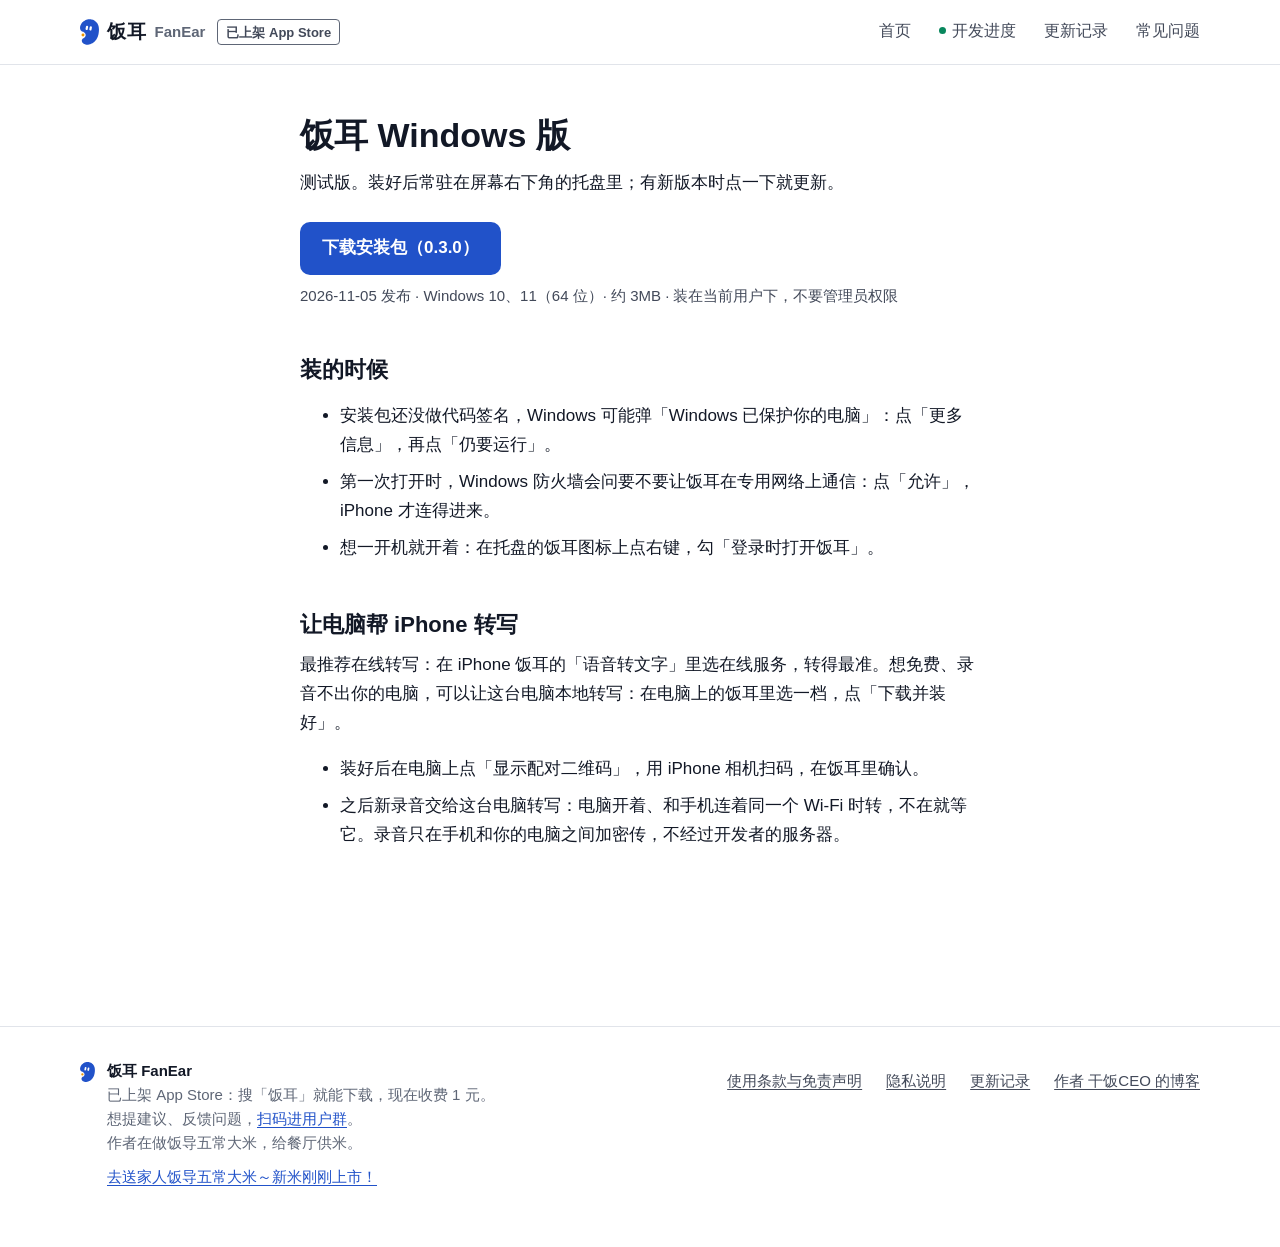
<file: windows/index.html>
<!DOCTYPE html><html lang="zh-CN"><head><meta charset="utf-8"><meta name="viewport" content="width=device-width, initial-scale=1"><title>饭耳 Windows 版｜饭耳 FanEar</title><meta name="description" content="下载饭耳 Windows 版：在电脑上看记录，让电脑帮 iPhone 转写。"><link rel="canonical" href="https://fanear.fandao.dev/windows/"><link rel="icon" href="/favicon.ico" sizes="48x48"><link rel="icon" href="/favicon.png" type="image/png"><link rel="apple-touch-icon" href="/apple-touch-icon.png"><meta name="theme-color" content="#ffffff"><meta property="og:type" content="website"><meta property="og:site_name" content="饭耳 FanEar"><meta property="og:title" content="饭耳 Windows 版"><meta property="og:description" content="下载饭耳 Windows 版：在电脑上看记录，让电脑帮 iPhone 转写。"><meta property="og:url" content="https://fanear.fandao.dev/windows/"><meta property="og:image" content="https://fanear.fandao.dev/og-icon.png"><meta name="twitter:card" content="summary"><meta name="generator" content="Astro v7.3.7"><link rel="stylesheet" href="/_astro/Base.Cocr5yV3.css"><style>@media (prefers-reduced-motion:no-preference){@supports (animation-timeline:view()){.wrap>section.feature,.wrap .steps>li.step,.wrap .faq-groups>section.faq-group{view-timeline:--fe-sec block;border-top-color:#0000;position:relative}.wrap>section.feature:before,.wrap .steps>li.step:before,.wrap .faq-groups>section.faq-group:before{content:"";background:var(--c-line);transform-origin:0;width:100%;height:1px;animation-name:fe-page-rule;animation-duration:auto;animation-timing-function:cubic-bezier(.3,0,.2,1);animation-fill-mode:both;animation-timeline:--fe-sec;animation-range:entry entry 30%;position:absolute;top:-1px;left:0}.wrap>section.feature .feature-text,.wrap .steps>li.step>:not(.step-shots),.wrap .faq-groups>section.faq-group>*{animation-name:fe-page-rise;animation-duration:auto;animation-timing-function:cubic-bezier(.25,.6,.2,1);animation-fill-mode:both;animation-timeline:view();animation-range:entry entry 50%}.wrap>section.feature .feature-shots,.wrap .steps>li.step>.step-shots{animation-name:fe-page-shot;animation-duration:auto;animation-timing-function:linear;animation-fill-mode:both;animation-timeline:view();animation-range:entry cover 45%}@keyframes fe-page-rule{0%{scale:0 1}}@keyframes fe-page-rise{0%{translate:0 var(--fe-page-rise,28px)}}@keyframes fe-page-shot{0%{translate:0 var(--fe-page-shot-rise,96px);scale:.96}}}}@media (width<=767px){.wrap{--fe-page-rise:20px;--fe-page-shot-rise:64px}}
.wrap[data-astro-cid-7wtpumcb]{max-width:calc(var(--measure) + 2 * var(--gutter));padding:var(--s-7) var(--gutter) var(--s-8);margin:0 auto}h1[data-astro-cid-7wtpumcb]{margin:0 0 var(--s-3);font-size:34px}h2[data-astro-cid-7wtpumcb]{margin:var(--s-7) 0 var(--s-3);font-size:22px}.lead[data-astro-cid-7wtpumcb],.meta[data-astro-cid-7wtpumcb]{margin:var(--s-2) 0}.meta[data-astro-cid-7wtpumcb]{color:var(--c-ink-2);font-size:15px}.get[data-astro-cid-7wtpumcb]{margin:var(--s-5) 0 var(--s-2)}.button[data-astro-cid-7wtpumcb]{background:var(--c-me);color:var(--c-paper);border-radius:10px;padding:12px 22px;font-weight:600;text-decoration:none;display:inline-block}li[data-astro-cid-7wtpumcb]{margin:var(--s-2) 0}
</style></head><body><a class="skip-link" href="#main">跳到正文</a><header class="site-header" data-astro-cid-nen7h5rs><div class="header-inner" data-astro-cid-nen7h5rs><a class="brand" href="/" data-astro-cid-nen7h5rs><svg class="logo" width="19" height="26" viewBox="260 150 536 721" aria-hidden="true" focusable="false" data-astro-cid-f7espo7c><path class="logo-me" d="M516.00 151.24C513.08 151.45 507.33 151.85 503.00 152.29C498.67 152.72 494.33 153.20 490.00 153.84C485.67 154.48 481.33 155.25 477.00 156.11C472.67 156.96 468.33 157.89 464.00 158.94C459.67 159.99 455.33 161.14 451.00 162.40C446.67 163.67 442.33 165.03 438.00 166.54C433.67 168.05 429.33 169.69 425.00 171.45C420.67 173.20 416.33 175.06 412.00 177.07C407.67 179.08 403.33 181.23 399.00 183.54C394.67 185.84 390.33 188.29 386.00 190.92C381.67 193.54 377.33 196.32 373.00 199.30C368.67 202.28 364.33 205.40 360.00 208.77C355.67 212.15 351.32 215.75 347.00 219.55C342.68 223.35 338.24 227.40 334.09 231.56C329.93 235.71 325.86 240.18 322.07 244.50C318.29 248.82 314.74 253.17 311.38 257.50C308.02 261.83 304.88 266.17 301.91 270.50C298.94 274.83 296.17 279.17 293.56 283.50C290.95 287.83 288.52 292.17 286.25 296.50C283.97 300.83 281.88 305.17 279.92 309.50C277.97 313.83 276.17 318.17 274.53 322.50C272.89 326.83 271.41 331.17 270.06 335.50C268.72 339.83 267.52 344.17 266.46 348.50C265.40 352.83 264.46 357.17 263.71 361.50C262.95 365.83 262.36 370.17 261.91 374.50C261.46 378.83 261.14 383.17 261.02 387.50C260.90 391.83 260.94 396.17 261.19 400.50C261.44 404.83 261.87 409.17 262.53 413.50C263.19 417.83 264.02 422.17 265.13 426.50C266.24 430.83 267.52 435.17 269.20 439.50C270.88 443.83 272.80 448.17 275.21 452.50C277.63 456.83 280.33 461.22 283.71 465.50C287.09 469.78 291.37 474.44 295.50 478.20C299.64 481.96 304.17 485.22 308.50 488.07C312.83 490.92 317.17 493.20 321.50 495.30C325.83 497.39 330.17 498.87 334.50 500.65C338.83 502.42 343.17 504.01 347.50 505.96C351.83 507.91 356.17 509.97 360.50 512.34C364.83 514.71 369.17 517.21 373.50 520.18C377.83 523.15 382.33 526.43 386.50 530.15C390.66 533.87 394.98 538.28 398.49 542.50C402.00 546.73 404.99 551.17 407.57 555.50C410.14 559.83 412.23 564.17 413.94 568.50C415.66 572.83 416.92 577.17 417.86 581.50C418.81 585.83 419.41 590.17 419.62 594.50C419.83 598.83 419.64 603.17 419.11 607.50C418.57 611.83 417.68 616.17 416.41 620.50C415.13 624.83 413.57 629.17 411.46 633.50C409.35 637.83 406.83 642.18 403.74 646.50C400.65 650.82 396.88 655.43 392.92 659.44C388.96 663.45 384.32 667.30 380.00 670.57C375.68 673.84 371.33 676.48 367.00 679.06C362.67 681.64 358.33 683.49 354.00 686.05C349.67 688.62 345.22 691.05 341.00 694.46C336.78 697.87 332.15 702.33 328.66 706.50C325.16 710.67 322.39 715.17 320.04 719.50C317.69 723.83 315.96 728.17 314.57 732.50C313.18 736.83 312.25 741.17 311.72 745.50C311.20 749.83 311.15 754.17 311.41 758.50C311.67 762.83 312.31 767.17 313.29 771.50C314.27 775.83 315.61 780.17 317.29 784.50C318.97 788.83 320.96 793.17 323.37 797.50C325.78 801.83 328.52 806.18 331.75 810.50C334.98 814.82 338.77 819.36 342.73 823.44C346.69 827.52 351.20 831.52 355.50 834.97C359.80 838.42 364.17 841.41 368.50 844.15C372.83 846.90 377.17 849.24 381.50 851.42C385.83 853.61 390.17 855.53 394.50 857.26C398.83 858.99 403.17 860.47 407.50 861.80C411.83 863.12 416.17 864.24 420.50 865.21C424.83 866.17 429.17 866.95 433.50 867.59C437.83 868.22 442.17 868.71 446.50 869.03C450.83 869.35 455.17 869.44 459.50 869.50C463.83 869.56 468.17 869.54 472.50 869.37C476.83 869.20 481.17 868.87 485.50 868.46C489.83 868.06 494.17 867.53 498.50 866.92C502.83 866.30 507.17 865.60 511.50 864.78C515.83 863.97 520.17 863.08 524.50 862.04C528.83 861.01 533.17 859.83 537.50 858.57C541.83 857.31 546.17 855.95 550.50 854.49C554.83 853.03 559.17 851.50 563.50 849.82C567.83 848.15 572.17 846.34 576.50 844.43C580.83 842.52 585.17 840.52 589.50 838.37C593.83 836.21 598.17 833.90 602.50 831.48C606.83 829.06 611.17 826.52 615.50 823.82C619.83 821.13 624.17 818.29 628.50 815.31C632.83 812.32 637.17 809.21 641.50 805.90C645.83 802.59 650.17 799.10 654.50 795.43C658.83 791.77 663.36 787.77 667.48 783.93C671.59 780.08 675.24 776.43 679.19 772.36C683.13 768.29 687.36 763.81 691.15 759.50C694.94 755.19 698.49 750.83 701.92 746.50C705.36 742.17 708.63 737.83 711.78 733.50C714.92 729.17 717.92 724.83 720.80 720.50C723.68 716.17 726.42 711.83 729.06 707.50C731.70 703.17 734.20 698.83 736.62 694.50C739.04 690.17 741.37 685.83 743.57 681.50C745.77 677.17 747.84 672.83 749.84 668.50C751.84 664.17 753.75 659.83 755.57 655.50C757.39 651.17 759.11 646.83 760.76 642.50C762.41 638.17 763.99 633.83 765.48 629.50C766.98 625.17 768.39 620.83 769.73 616.50C771.06 612.17 772.31 607.83 773.51 603.50C774.72 599.17 775.85 594.83 776.93 590.50C778.01 586.17 779.04 581.83 779.99 577.50C780.94 573.17 781.81 568.83 782.63 564.50C783.46 560.17 784.23 555.83 784.95 551.50C785.68 547.17 786.36 542.83 787.00 538.50C787.64 534.17 788.22 529.83 788.78 525.50C789.34 521.17 789.87 516.83 790.35 512.50C790.83 508.17 791.27 503.83 791.67 499.50C792.07 495.17 792.44 490.83 792.76 486.50C793.08 482.17 793.37 477.83 793.59 473.50C793.81 469.17 793.96 464.83 794.11 460.50C794.26 456.17 794.46 451.83 794.50 447.50C794.54 443.17 794.43 438.83 794.32 434.50C794.21 430.17 794.07 425.83 793.85 421.50C793.62 417.17 793.34 412.83 793.00 408.50C792.66 404.17 792.27 399.83 791.81 395.50C791.35 391.17 790.85 386.83 790.24 382.50C789.63 378.17 788.92 373.83 788.13 369.50C787.34 365.17 786.49 360.83 785.51 356.50C784.54 352.17 783.46 347.83 782.28 343.50C781.11 339.17 779.85 334.83 778.47 330.50C777.09 326.17 775.60 321.83 773.99 317.50C772.37 313.17 770.65 308.83 768.77 304.50C766.89 300.17 764.89 295.83 762.70 291.50C760.51 287.17 758.18 282.83 755.65 278.50C753.11 274.17 750.40 269.83 747.48 265.50C744.57 261.17 741.48 256.83 738.17 252.50C734.85 248.17 731.39 243.83 727.61 239.50C723.83 235.17 719.68 230.67 715.49 226.54C711.31 222.41 706.83 218.43 702.50 214.72C698.17 211.00 693.83 207.52 689.50 204.23C685.17 200.94 680.83 197.87 676.50 194.99C672.17 192.10 667.83 189.44 663.50 186.92C659.17 184.40 654.83 182.09 650.50 179.88C646.17 177.67 641.83 175.58 637.50 173.66C633.17 171.74 628.83 169.99 624.50 168.35C620.17 166.72 615.83 165.24 611.50 163.84C607.17 162.44 602.83 161.11 598.50 159.96C594.17 158.80 589.83 157.84 585.50 156.92C581.17 156.01 576.83 155.18 572.50 154.48C568.17 153.78 563.83 153.22 559.50 152.74C555.17 152.26 550.83 151.88 546.50 151.59C542.17 151.30 537.83 151.10 533.50 151.01C529.17 150.92 523.42 151.00 520.50 151.04C517.58 151.08 518.92 151.04 516.00 151.24Z" data-astro-cid-f7espo7c></path><g data-astro-cid-f7espo7c><rect class="logo-eye" x="422.04" y="332.26" width="61.82" height="122.50" rx="30.91" transform="rotate(11.69 452.95 393.51)" data-astro-cid-f7espo7c></rect><rect class="logo-eye" x="528.56" y="346.31" width="62.08" height="123.98" rx="31.04" transform="rotate(11.92 559.60 408.30)" data-astro-cid-f7espo7c></rect></g><circle class="logo-p1" cx="344.18" cy="597.57" r="41.83" data-astro-cid-f7espo7c></circle></svg><span class="brand-name" data-astro-cid-nen7h5rs>饭耳</span><span class="brand-en" data-astro-cid-nen7h5rs>FanEar</span></a><a class="status" href="/changelog/" title="搜「饭耳」就能下载，现在收费 1 元。" data-astro-cid-nen7h5rs>已上架 App Store</a><nav class="site-nav" aria-label="栏目" data-astro-cid-nen7h5rs><a href="/" data-astro-cid-nen7h5rs>首页</a><a href="/progress/" data-astro-cid-nen7h5rs><i class="live-dot" aria-hidden="true" data-astro-cid-nen7h5rs></i>开发进度</a><a href="/changelog/" data-astro-cid-nen7h5rs>更新记录</a><a href="/faq/" data-astro-cid-nen7h5rs>常见问题</a></nav></div></header><main id="main" class="wrap" data-astro-cid-7wtpumcb><h1 data-astro-cid-7wtpumcb>饭耳 Windows 版</h1><p class="lead" data-astro-cid-7wtpumcb>测试版。装好后常驻在屏幕右下角的托盘里；有新版本时点一下就更新。</p><p class="get" data-astro-cid-7wtpumcb><a class="button" href="https://fanear.fandao.dev/windows/fanear-0.3.0-x64-setup.exe" data-astro-cid-7wtpumcb>下载安装包（0.3.0）</a></p><p class="meta" data-astro-cid-7wtpumcb>2026-11-05 发布 · Windows 10、11（64 位）· 约 3MB · 装在当前用户下，不要管理员权限</p><h2 data-astro-cid-7wtpumcb>装的时候</h2><ul data-astro-cid-7wtpumcb><li data-astro-cid-7wtpumcb>安装包还没做代码签名，Windows 可能弹「Windows 已保护你的电脑」：点「更多信息」，再点「仍要运行」。</li><li data-astro-cid-7wtpumcb>第一次打开时，Windows 防火墙会问要不要让饭耳在专用网络上通信：点「允许」，iPhone 才连得进来。</li><li data-astro-cid-7wtpumcb>想一开机就开着：在托盘的饭耳图标上点右键，勾「登录时打开饭耳」。</li></ul><h2 data-astro-cid-7wtpumcb>让电脑帮 iPhone 转写</h2><p data-astro-cid-7wtpumcb>最推荐在线转写：在 iPhone 饭耳的「语音转文字」里选在线服务，转得最准。想免费、录音不出你的电脑，可以让这台电脑本地转写：在电脑上的饭耳里选一档，点「下载并装好」。</p><ul data-astro-cid-7wtpumcb><li data-astro-cid-7wtpumcb>装好后在电脑上点「显示配对二维码」，用 iPhone 相机扫码，在饭耳里确认。</li><li data-astro-cid-7wtpumcb>之后新录音交给这台电脑转写：电脑开着、和手机连着同一个 Wi-Fi 时转，不在就等它。录音只在手机和你的电脑之间加密传，不经过开发者的服务器。</li></ul></main><footer class="site-footer" data-astro-cid-jo6i4kqk><div class="footer-inner" data-astro-cid-jo6i4kqk><div class="footer-brand" data-astro-cid-jo6i4kqk><svg class="logo" width="15" height="20" viewBox="260 150 536 721" aria-hidden="true" focusable="false" data-astro-cid-f7espo7c><path class="logo-me" d="M516.00 151.24C513.08 151.45 507.33 151.85 503.00 152.29C498.67 152.72 494.33 153.20 490.00 153.84C485.67 154.48 481.33 155.25 477.00 156.11C472.67 156.96 468.33 157.89 464.00 158.94C459.67 159.99 455.33 161.14 451.00 162.40C446.67 163.67 442.33 165.03 438.00 166.54C433.67 168.05 429.33 169.69 425.00 171.45C420.67 173.20 416.33 175.06 412.00 177.07C407.67 179.08 403.33 181.23 399.00 183.54C394.67 185.84 390.33 188.29 386.00 190.92C381.67 193.54 377.33 196.32 373.00 199.30C368.67 202.28 364.33 205.40 360.00 208.77C355.67 212.15 351.32 215.75 347.00 219.55C342.68 223.35 338.24 227.40 334.09 231.56C329.93 235.71 325.86 240.18 322.07 244.50C318.29 248.82 314.74 253.17 311.38 257.50C308.02 261.83 304.88 266.17 301.91 270.50C298.94 274.83 296.17 279.17 293.56 283.50C290.95 287.83 288.52 292.17 286.25 296.50C283.97 300.83 281.88 305.17 279.92 309.50C277.97 313.83 276.17 318.17 274.53 322.50C272.89 326.83 271.41 331.17 270.06 335.50C268.72 339.83 267.52 344.17 266.46 348.50C265.40 352.83 264.46 357.17 263.71 361.50C262.95 365.83 262.36 370.17 261.91 374.50C261.46 378.83 261.14 383.17 261.02 387.50C260.90 391.83 260.94 396.17 261.19 400.50C261.44 404.83 261.87 409.17 262.53 413.50C263.19 417.83 264.02 422.17 265.13 426.50C266.24 430.83 267.52 435.17 269.20 439.50C270.88 443.83 272.80 448.17 275.21 452.50C277.63 456.83 280.33 461.22 283.71 465.50C287.09 469.78 291.37 474.44 295.50 478.20C299.64 481.96 304.17 485.22 308.50 488.07C312.83 490.92 317.17 493.20 321.50 495.30C325.83 497.39 330.17 498.87 334.50 500.65C338.83 502.42 343.17 504.01 347.50 505.96C351.83 507.91 356.17 509.97 360.50 512.34C364.83 514.71 369.17 517.21 373.50 520.18C377.83 523.15 382.33 526.43 386.50 530.15C390.66 533.87 394.98 538.28 398.49 542.50C402.00 546.73 404.99 551.17 407.57 555.50C410.14 559.83 412.23 564.17 413.94 568.50C415.66 572.83 416.92 577.17 417.86 581.50C418.81 585.83 419.41 590.17 419.62 594.50C419.83 598.83 419.64 603.17 419.11 607.50C418.57 611.83 417.68 616.17 416.41 620.50C415.13 624.83 413.57 629.17 411.46 633.50C409.35 637.83 406.83 642.18 403.74 646.50C400.65 650.82 396.88 655.43 392.92 659.44C388.96 663.45 384.32 667.30 380.00 670.57C375.68 673.84 371.33 676.48 367.00 679.06C362.67 681.64 358.33 683.49 354.00 686.05C349.67 688.62 345.22 691.05 341.00 694.46C336.78 697.87 332.15 702.33 328.66 706.50C325.16 710.67 322.39 715.17 320.04 719.50C317.69 723.83 315.96 728.17 314.57 732.50C313.18 736.83 312.25 741.17 311.72 745.50C311.20 749.83 311.15 754.17 311.41 758.50C311.67 762.83 312.31 767.17 313.29 771.50C314.27 775.83 315.61 780.17 317.29 784.50C318.97 788.83 320.96 793.17 323.37 797.50C325.78 801.83 328.52 806.18 331.75 810.50C334.98 814.82 338.77 819.36 342.73 823.44C346.69 827.52 351.20 831.52 355.50 834.97C359.80 838.42 364.17 841.41 368.50 844.15C372.83 846.90 377.17 849.24 381.50 851.42C385.83 853.61 390.17 855.53 394.50 857.26C398.83 858.99 403.17 860.47 407.50 861.80C411.83 863.12 416.17 864.24 420.50 865.21C424.83 866.17 429.17 866.95 433.50 867.59C437.83 868.22 442.17 868.71 446.50 869.03C450.83 869.35 455.17 869.44 459.50 869.50C463.83 869.56 468.17 869.54 472.50 869.37C476.83 869.20 481.17 868.87 485.50 868.46C489.83 868.06 494.17 867.53 498.50 866.92C502.83 866.30 507.17 865.60 511.50 864.78C515.83 863.97 520.17 863.08 524.50 862.04C528.83 861.01 533.17 859.83 537.50 858.57C541.83 857.31 546.17 855.95 550.50 854.49C554.83 853.03 559.17 851.50 563.50 849.82C567.83 848.15 572.17 846.34 576.50 844.43C580.83 842.52 585.17 840.52 589.50 838.37C593.83 836.21 598.17 833.90 602.50 831.48C606.83 829.06 611.17 826.52 615.50 823.82C619.83 821.13 624.17 818.29 628.50 815.31C632.83 812.32 637.17 809.21 641.50 805.90C645.83 802.59 650.17 799.10 654.50 795.43C658.83 791.77 663.36 787.77 667.48 783.93C671.59 780.08 675.24 776.43 679.19 772.36C683.13 768.29 687.36 763.81 691.15 759.50C694.94 755.19 698.49 750.83 701.92 746.50C705.36 742.17 708.63 737.83 711.78 733.50C714.92 729.17 717.92 724.83 720.80 720.50C723.68 716.17 726.42 711.83 729.06 707.50C731.70 703.17 734.20 698.83 736.62 694.50C739.04 690.17 741.37 685.83 743.57 681.50C745.77 677.17 747.84 672.83 749.84 668.50C751.84 664.17 753.75 659.83 755.57 655.50C757.39 651.17 759.11 646.83 760.76 642.50C762.41 638.17 763.99 633.83 765.48 629.50C766.98 625.17 768.39 620.83 769.73 616.50C771.06 612.17 772.31 607.83 773.51 603.50C774.72 599.17 775.85 594.83 776.93 590.50C778.01 586.17 779.04 581.83 779.99 577.50C780.94 573.17 781.81 568.83 782.63 564.50C783.46 560.17 784.23 555.83 784.95 551.50C785.68 547.17 786.36 542.83 787.00 538.50C787.64 534.17 788.22 529.83 788.78 525.50C789.34 521.17 789.87 516.83 790.35 512.50C790.83 508.17 791.27 503.83 791.67 499.50C792.07 495.17 792.44 490.83 792.76 486.50C793.08 482.17 793.37 477.83 793.59 473.50C793.81 469.17 793.96 464.83 794.11 460.50C794.26 456.17 794.46 451.83 794.50 447.50C794.54 443.17 794.43 438.83 794.32 434.50C794.21 430.17 794.07 425.83 793.85 421.50C793.62 417.17 793.34 412.83 793.00 408.50C792.66 404.17 792.27 399.83 791.81 395.50C791.35 391.17 790.85 386.83 790.24 382.50C789.63 378.17 788.92 373.83 788.13 369.50C787.34 365.17 786.49 360.83 785.51 356.50C784.54 352.17 783.46 347.83 782.28 343.50C781.11 339.17 779.85 334.83 778.47 330.50C777.09 326.17 775.60 321.83 773.99 317.50C772.37 313.17 770.65 308.83 768.77 304.50C766.89 300.17 764.89 295.83 762.70 291.50C760.51 287.17 758.18 282.83 755.65 278.50C753.11 274.17 750.40 269.83 747.48 265.50C744.57 261.17 741.48 256.83 738.17 252.50C734.85 248.17 731.39 243.83 727.61 239.50C723.83 235.17 719.68 230.67 715.49 226.54C711.31 222.41 706.83 218.43 702.50 214.72C698.17 211.00 693.83 207.52 689.50 204.23C685.17 200.94 680.83 197.87 676.50 194.99C672.17 192.10 667.83 189.44 663.50 186.92C659.17 184.40 654.83 182.09 650.50 179.88C646.17 177.67 641.83 175.58 637.50 173.66C633.17 171.74 628.83 169.99 624.50 168.35C620.17 166.72 615.83 165.24 611.50 163.84C607.17 162.44 602.83 161.11 598.50 159.96C594.17 158.80 589.83 157.84 585.50 156.92C581.17 156.01 576.83 155.18 572.50 154.48C568.17 153.78 563.83 153.22 559.50 152.74C555.17 152.26 550.83 151.88 546.50 151.59C542.17 151.30 537.83 151.10 533.50 151.01C529.17 150.92 523.42 151.00 520.50 151.04C517.58 151.08 518.92 151.04 516.00 151.24Z" data-astro-cid-f7espo7c></path><g data-astro-cid-f7espo7c><rect class="logo-eye" x="422.04" y="332.26" width="61.82" height="122.50" rx="30.91" transform="rotate(11.69 452.95 393.51)" data-astro-cid-f7espo7c></rect><rect class="logo-eye" x="528.56" y="346.31" width="62.08" height="123.98" rx="31.04" transform="rotate(11.92 559.60 408.30)" data-astro-cid-f7espo7c></rect></g><circle class="logo-p1" cx="344.18" cy="597.57" r="41.83" data-astro-cid-f7espo7c></circle></svg><p data-astro-cid-jo6i4kqk><strong data-astro-cid-jo6i4kqk>饭耳 FanEar</strong><span class="footer-status" data-astro-cid-jo6i4kqk>已上架 App Store：搜「饭耳」就能下载，现在收费 1 元。</span><span class="footer-status" data-astro-cid-jo6i4kqk>想提建议、反馈问题，<a href="/#group" data-astro-cid-jo6i4kqk>扫码进用户群</a>。</span><span class="footer-status" data-astro-cid-jo6i4kqk>作者在做饭导五常大米，给餐厅供米。</span><a class="footer-shop" href="https://store.weixin.qq.com/shop/b/rKLGUz4XqmFKlfA?entrance_id=h5" data-astro-cid-jo6i4kqk>去送家人饭导五常大米～新米刚刚上市！</a></p></div><nav class="footer-links" aria-label="条款和其他" data-astro-cid-jo6i4kqk><a href="/terms/" data-astro-cid-jo6i4kqk>使用条款与免责声明</a><a href="/privacy/" data-astro-cid-jo6i4kqk>隐私说明</a><a href="/changelog/" data-astro-cid-jo6i4kqk>更新记录</a><a href="https://ceo.fandao.dev/" data-astro-cid-jo6i4kqk>作者 干饭CEO 的博客</a></nav></div></footer></body></html>
</file>
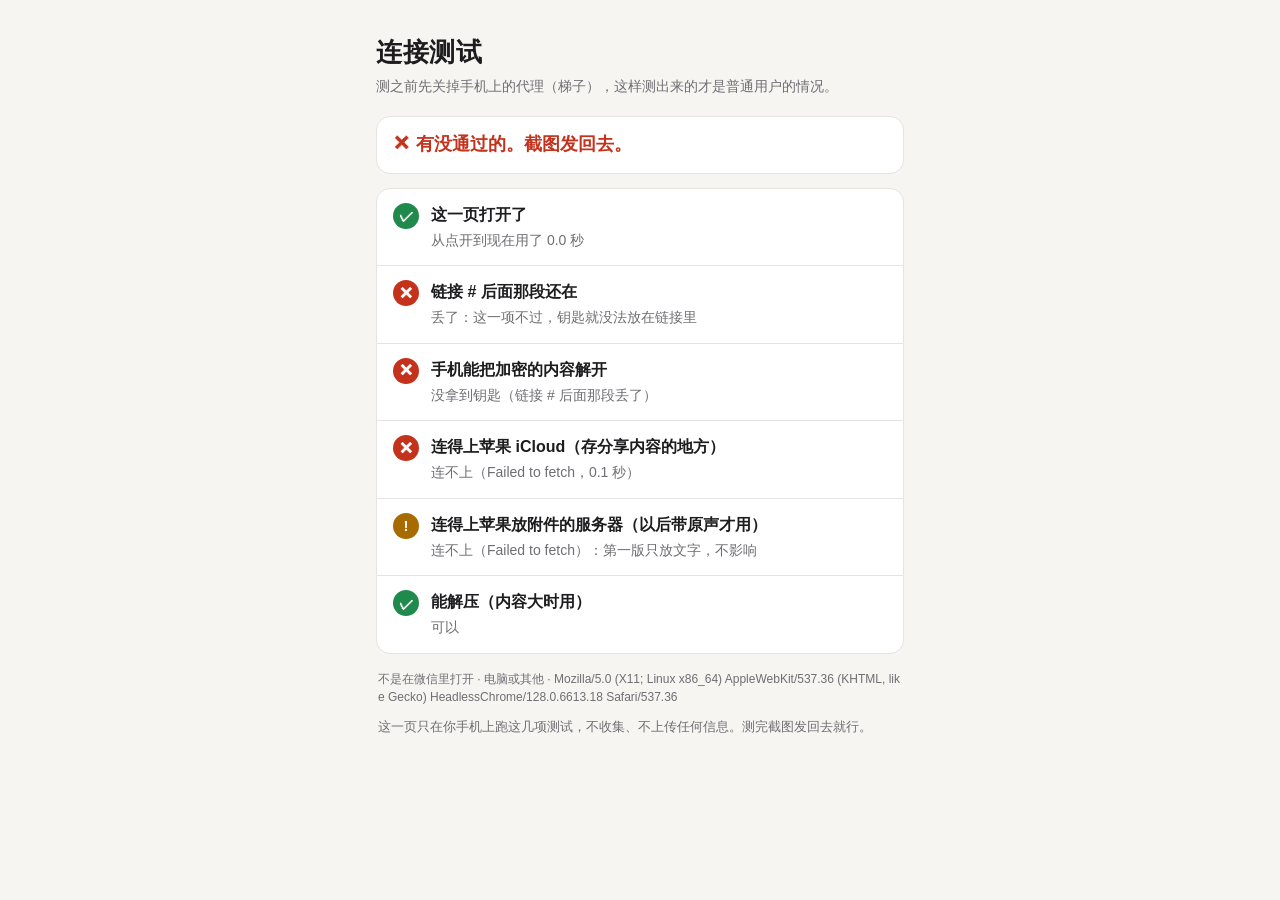
<file: share/check/index.html>
<!doctype html>
<html lang="zh-CN">
<head>
<meta charset="utf-8">
<meta name="viewport" content="width=device-width, initial-scale=1, viewport-fit=cover">
<meta name="robots" content="noindex, nofollow">
<title>饭耳 · 连接测试</title>
<!--
  网页链接分享上线前的连接测试（本人北京 11-08 Q1 A：「第一步先实测在微信里打不打得开」）。
  在微信里点开这一页，测四件事：页面打不打得开、链接 # 后面那段还在不在（解开内容的钥匙放那里）、
  手机浏览器能不能解开加密的内容、连不连得上苹果 iCloud。这一页不上传任何东西：
  对苹果的两个请求只看连没连上，不读返回的内容。
-->
<style>
  :root {
    color-scheme: light;
    --bg: #f6f5f2; --card: #ffffff; --ink: #1d1d1f; --sub: #6e6e73; --line: #e5e4e0;
    --ok: #1f8a4c; --bad: #c4321c; --warn: #a86b00;
  }
  @media (prefers-color-scheme: dark) {
    :root { color-scheme: dark; --bg: #141414; --card: #1f1f1f; --ink: #f2f2f2; --sub: #a1a1a6; --line: #333; --ok: #4cc07a; --bad: #ff6b55; --warn: #e0a640; }
  }
  * { box-sizing: border-box; }
  body {
    margin: 0; background: var(--bg); color: var(--ink);
    font: 16px/1.55 -apple-system, BlinkMacSystemFont, "PingFang SC", "Hiragino Sans GB", "Microsoft YaHei", sans-serif;
  }
  main { max-width: 560px; margin: 0 auto; padding: max(24px, env(safe-area-inset-top)) 16px max(32px, env(safe-area-inset-bottom)); }
  h1 { font-size: 26px; margin: 8px 0 4px; letter-spacing: .02em; }
  .tip { color: var(--sub); font-size: 14px; margin: 0 0 18px; }
  .verdict { background: var(--card); border: 1px solid var(--line); border-radius: 14px; padding: 14px 16px; font-size: 18px; font-weight: 600; margin: 0 0 14px; }
  .verdict.ok { color: var(--ok); } .verdict.bad { color: var(--bad); }
  ol { list-style: none; margin: 0; padding: 0; background: var(--card); border: 1px solid var(--line); border-radius: 14px; overflow: hidden; }
  li { display: flex; gap: 12px; padding: 14px 16px; border-top: 1px solid var(--line); }
  li:first-child { border-top: 0; }
  .mark { flex: 0 0 26px; height: 26px; border-radius: 50%; display: grid; place-items: center; font-size: 15px; font-weight: 700; color: #fff; background: var(--sub); }
  .mark.ok { background: var(--ok); } .mark.bad { background: var(--bad); } .mark.warn { background: var(--warn); }
  .what { font-weight: 600; }
  .detail { color: var(--sub); font-size: 14px; margin-top: 2px; word-break: break-all; }
  .env { color: var(--sub); font-size: 12px; margin: 16px 2px 0; word-break: break-all; }
  .foot { color: var(--sub); font-size: 13px; margin: 10px 2px 0; }
</style>
</head>
<body>
<main>
  <h1>连接测试</h1>
  <p class="tip">测之前先关掉手机上的代理（梯子），这样测出来的才是普通用户的情况。</p>
  <p class="verdict" id="verdict">正在测，几秒钟……</p>
  <ol id="checks"></ol>
  <p class="env" id="env"></p>
  <p class="foot">这一页只在你手机上跑这几项测试，不收集、不上传任何信息。测完截图发回去就行。</p>
</main>
<script>
(() => {
  "use strict";
  // 测试用的一段密文（AES-256-GCM，12 字节 IV，密文后面带 16 字节校验）；钥匙不在这一页，在链接 # 后面的 k= 里。
  const IV = "ilVQwpB20NEvspC9";
  const CT = "Me0bdGaW1Bn9JZsVvZOhaTPOIzrJCOIiOWObc_ik-JHT8nczYelwwA-dOvDmxcduG13yqFuhpJtNht2WcdWCnSAGD48wr3DZYQ";
  const EXPECT = "饭耳链接测试：这段字是在手机上解开的。";
  // 只看连没连上：GET 这个地址苹果回 404（连上了），连不上会直接报错或超时。
  const CLOUDKIT = "https://api.apple-cloudkit.com/database/1/iCloud.dev.fandao.fanear/production/public/records/lookup";
  const ASSETS = "https://cvws.icloud-content.com/";
  const TIMEOUT_MS = 12000;
  const $ = (id) => document.getElementById(id);
  const list = $("checks");
  const rows = {};

  function addRow(key, what) {
    const li = document.createElement("li");
    li.innerHTML = '<span class="mark">…</span><div><div class="what"></div><div class="detail"></div></div>';
    li.querySelector(".what").textContent = what;
    list.appendChild(li);
    rows[key] = li;
  }
  function setRow(key, state, detail) {
    const li = rows[key];
    const mark = li.querySelector(".mark");
    mark.className = "mark " + state;
    mark.textContent = state === "ok" ? "✓" : state === "bad" ? "✕" : "!";
    li.querySelector(".detail").textContent = detail || "";
    li.dataset.state = state;
  }
  function bytes(s) {
    s = s.replace(/-/g, "+").replace(/_/g, "/");
    while (s.length % 4) s += "=";
    const bin = atob(s);
    const out = new Uint8Array(bin.length);
    for (let i = 0; i < bin.length; i++) out[i] = bin.charCodeAt(i);
    return out;
  }
  function seconds(ms) { return (ms / 1000).toFixed(1) + " 秒"; }

  async function reach(url) {
    const ctl = typeof AbortController === "function" ? new AbortController() : null;
    const timer = setTimeout(() => { if (ctl) ctl.abort(); }, TIMEOUT_MS);
    const start = performance.now();
    try {
      await fetch(url, { mode: "no-cors", cache: "no-store", signal: ctl ? ctl.signal : undefined });
      return { ok: true, ms: performance.now() - start };
    } catch (e) {
      return { ok: false, ms: performance.now() - start, why: e && e.name === "AbortError" ? "超时" : (e && e.message) || "出错" };
    } finally {
      clearTimeout(timer);
    }
  }

  async function decrypt() {
    if (!window.crypto || !crypto.subtle) return { ok: false, why: "这个浏览器不能解密（crypto.subtle 用不了）" };
    const m = /(?:^#|&)k=([A-Za-z0-9_-]{43})/.exec(location.hash);
    if (!m) return { ok: false, why: "没拿到钥匙（链接 # 后面那段丢了）" };
    try {
      const key = await crypto.subtle.importKey("raw", bytes(m[1]), { name: "AES-GCM" }, false, ["decrypt"]);
      const plain = await crypto.subtle.decrypt({ name: "AES-GCM", iv: bytes(IV) }, key, bytes(CT));
      const text = new TextDecoder().decode(plain);
      return text === EXPECT ? { ok: true, text } : { ok: false, why: "解出来的字不对：" + text };
    } catch (e) {
      return { ok: false, why: "解不开：" + ((e && e.name) || "出错") };
    }
  }

  async function gzipRoundTrip() {
    if (typeof CompressionStream !== "function" || typeof DecompressionStream !== "function") return false;
    try {
      const input = new TextEncoder().encode(EXPECT.repeat(20));
      const packed = await new Response(new Blob([input]).stream().pipeThrough(new CompressionStream("gzip"))).arrayBuffer();
      const back = await new Response(new Blob([packed]).stream().pipeThrough(new DecompressionStream("gzip"))).arrayBuffer();
      return new TextDecoder().decode(back) === EXPECT.repeat(20);
    } catch (e) {
      return false;
    }
  }

  async function run() {
    const ua = navigator.userAgent || "";
    const inWeChat = /MicroMessenger/i.test(ua);
    const os = /iPhone|iPad|iPod/i.test(ua) ? "iPhone" : /Android/i.test(ua) ? "安卓" : "电脑或其他";
    $("env").textContent = (inWeChat ? "在微信里打开" : "不是在微信里打开") + " · " + os + " · " + ua;

    addRow("page", "这一页打开了");
    addRow("hash", "链接 # 后面那段还在");
    addRow("decrypt", "手机能把加密的内容解开");
    addRow("cloudkit", "连得上苹果 iCloud（存分享内容的地方）");
    addRow("assets", "连得上苹果放附件的服务器（以后带原声才用）");
    addRow("gzip", "能解压（内容大时用）");

    setRow("page", "ok", "从点开到现在用了 " + seconds(performance.now()));
    const hasKey = /(?:^#|&)k=[A-Za-z0-9_-]{43}/.test(location.hash);
    setRow("hash", hasKey ? "ok" : "bad", hasKey ? "钥匙在，网页只在你手机上用它" : "丢了：这一项不过，钥匙就没法放在链接里");

    const [dec, ck, as, gz] = await Promise.all([decrypt(), reach(CLOUDKIT), reach(ASSETS), gzipRoundTrip()]);
    setRow("decrypt", dec.ok ? "ok" : "bad", dec.ok ? "解出来是：" + dec.text : dec.why);
    setRow("cloudkit", ck.ok ? "ok" : "bad", ck.ok ? "连上了，用了 " + seconds(ck.ms) : "连不上（" + ck.why + "，" + seconds(ck.ms) + "）");
    setRow("assets", as.ok ? "ok" : "warn", as.ok ? "连上了，用了 " + seconds(as.ms) : "连不上（" + as.why + "）：第一版只放文字，不影响");
    setRow("gzip", gz ? "ok" : "warn", gz ? "可以" : "不行：内容不压缩也能放，不影响");

    const must = ["page", "hash", "decrypt", "cloudkit"];
    const pass = must.every((k) => rows[k].dataset.state === "ok");
    const v = $("verdict");
    v.className = "verdict " + (pass ? "ok" : "bad");
    v.textContent = pass ? "✓ 全部通过。截图发回去就行。" : "✕ 有没通过的。截图发回去。";
  }

  run();
})();
</script>
</body>
</html>
</file>
<file: _astro/Base.Cocr5yV3.css>
:root{--c-paper:#fff;--c-ink:#121826;--c-ink-2:#424959;--c-ink-3:#5e6676;--c-line:#e1e4ea;--c-wash:#f3f4f6;--c-press:#2e3546;--c-me:#2152c9;--c-me-press:#1a42a6;--c-me-mid:#8fa6e2;--c-me-soft:#dfe6f7;--c-off-line:#c9ceda;--c-p1:#eb9400;--c-p2:#0e9476;--c-p3:#5a1846;--c-good:#08875d;--c-caution:#e5a000;--c-watch-case:#1b1f27;--c-shadow:#1218262e;--c-scrim:#1218260f;--c-photo-scrim:#12182699;--c-paper-veil:#ffffffd9;--font:-apple-system, "SF Pro Text", "PingFang SC", "Hiragino Sans GB", sans-serif;--s-1:4px;--s-2:8px;--s-3:12px;--s-4:16px;--s-5:24px;--s-6:32px;--s-7:48px;--s-8:64px;--s-9:96px;--r-tag:4px;--r-btn:12px;--r-card:16px;--page-max:1120px;--measure:680px;--gutter:20px;--hatch:repeating-linear-gradient(135deg, var(--c-ink) 0 2px, var(--c-paper) 2px 4px);--hatch-deleted:repeating-linear-gradient(45deg, var(--c-ink-3) 0 1px, var(--c-wash) 1px 4px)}@media (width>=768px){:root{--gutter:32px}}.k{--c-paper:#f6f8fc;--c-ink:#0f172a;--c-ink-2:#334155;--c-ink-3:#526075;--c-line:#dde3ee;--c-wash:#fff;--c-me:#2557d6;--c-me-press:#173da6;--c-me-mid:#6b92eb;--c-me-soft:#dce7ff;--c-off-line:#b8c2d4;--k-raise:#f0f3f9;--k-empty:#edf0f6;--k-gold:#8f5300;--k-gold-dim:#f5dc96;--k-gold-wash:#fff8e6;--k-gold-line:#e5bd5b;--k-gold-dot:#d98a00;--k-go:#0a7346;--k-go-dim:#c2eed8;--k-stop:#c9241e;--k-stop-dim:#b8423d;background:var(--c-paper);color:var(--c-ink)}@font-face{font-family:Fanear Digits;src:url(/_astro/barlow-condensed-digits-800.Cha3ewgz.woff2)format("woff2");font-weight:800;font-style:normal;font-display:swap}:root{--font-num:"Fanear Digits", "DIN Condensed", "DIN Alternate", "Bahnschrift", "Roboto Condensed", "Arial Narrow", sans-serif}*,:before,:after{box-sizing:border-box}html{-webkit-text-size-adjust:100%;text-size-adjust:100%}body{background:var(--c-paper);color:var(--c-ink);font-family:var(--font);-webkit-font-smoothing:antialiased;margin:0;font-size:17px;line-height:1.7}img{max-width:100%;height:auto;display:block}h1,h2,h3,h4{color:var(--c-ink);margin:0;font-weight:700;line-height:1.3}p{margin:0}a{color:var(--c-me);text-underline-offset:.22em;text-decoration:underline 1px}a:hover{color:var(--c-me-press);text-decoration-thickness:2px}:focus-visible{outline:2px solid var(--c-me);outline-offset:3px;border-radius:2px}::selection{background:var(--c-me);color:var(--c-paper)}.skip-link{top:-100px;left:var(--gutter);z-index:10;padding:var(--s-2) var(--s-3);background:var(--c-ink);color:var(--c-paper);border-radius:var(--r-btn);position:absolute}.skip-link:focus{top:var(--s-2)}.visually-hidden{clip:rect(0 0 0 0);white-space:nowrap;width:1px;height:1px;position:absolute;overflow:hidden}.btn{justify-content:center;align-items:center;gap:var(--s-2);min-height:48px;padding:0 var(--s-5);border:2px solid var(--c-ink);border-radius:var(--r-btn);background:var(--c-ink);color:var(--c-paper);font:inherit;cursor:pointer;touch-action:manipulation;font-size:17px;font-weight:600;line-height:1.2;text-decoration:none;transition:background-color .15s,border-color .15s,color .15s;display:inline-flex}.btn:hover{background:var(--c-press);border-color:var(--c-press);color:var(--c-paper);text-decoration:none}.btn:active{background:var(--c-me-press);border-color:var(--c-me-press)}.btn-line{background:var(--c-paper);color:var(--c-ink)}.btn-line:hover{background:var(--c-wash);border-color:var(--c-ink);color:var(--c-ink)}.btn-line:active{background:var(--c-line);border-color:var(--c-ink)}.btn[disabled],.btn[aria-disabled=true]{border-color:var(--c-line);background:var(--c-wash);color:var(--c-ink-3);cursor:not-allowed;pointer-events:none}.who{vertical-align:.02em;border-radius:2px;flex:none;width:.72em;height:.72em;display:inline-block}.who-me{background:var(--c-me)}.who-p1{background:var(--c-p1)}.who-p2{background:var(--c-p2)}.who-p3{background:var(--c-p3)}.who-gap{background:var(--c-ink)}.who-fail{background:var(--hatch);box-shadow:inset 0 0 0 1px var(--c-ink)}.step-no{border-radius:var(--r-tag);background:var(--c-ink);color:var(--c-paper);flex:none;justify-content:center;align-items:center;font-weight:700;line-height:1;display:inline-flex}@media (prefers-reduced-motion:reduce){*,:before,:after{transition-duration:.01ms!important;animation-duration:.01ms!important;animation-iteration-count:1!important}}.logo[data-astro-cid-f7espo7c]{flex:none;display:block}.logo-tile[data-astro-cid-f7espo7c]{filter:drop-shadow(0 1px 2px var(--c-shadow))}.logo-bg[data-astro-cid-f7espo7c]{fill:var(--c-paper)}.logo-me[data-astro-cid-f7espo7c]{fill:var(--c-me)}.logo-eye[data-astro-cid-f7espo7c]{fill:var(--c-paper)}.logo-p1[data-astro-cid-f7espo7c]{fill:var(--c-p1)}.site-footer[data-astro-cid-jo6i4kqk]{margin-top:var(--s-9);border-top:1px solid var(--c-line);color:var(--c-ink-2);font-size:15px;line-height:1.6}.footer-inner[data-astro-cid-jo6i4kqk]{gap:var(--s-4);max-width:calc(var(--page-max) + 2 * var(--gutter));padding:var(--s-6) var(--gutter) var(--s-7);margin:0 auto;display:grid}.footer-brand[data-astro-cid-jo6i4kqk]{align-items:flex-start;gap:var(--s-3);display:flex}.footer-brand[data-astro-cid-jo6i4kqk] .logo{margin-top:3px}.footer-brand[data-astro-cid-jo6i4kqk] strong[data-astro-cid-jo6i4kqk]{color:var(--c-ink);display:block}.footer-status[data-astro-cid-jo6i4kqk]{color:var(--c-ink-3);display:block}.footer-shop[data-astro-cid-jo6i4kqk]{align-items:center;min-height:44px;display:inline-flex}.footer-links[data-astro-cid-jo6i4kqk]{gap:0 var(--s-5);flex-wrap:wrap;display:flex}.footer-links[data-astro-cid-jo6i4kqk] a[data-astro-cid-jo6i4kqk]{min-height:44px;color:var(--c-ink-2);align-items:center;display:inline-flex}.footer-links[data-astro-cid-jo6i4kqk] a[data-astro-cid-jo6i4kqk]:hover{color:var(--c-ink)}@media (width>=900px){.footer-inner[data-astro-cid-jo6i4kqk]{grid-template-columns:minmax(0,1fr) auto;align-items:start}.footer-links[data-astro-cid-jo6i4kqk]{justify-content:flex-end}}.header-cta[data-astro-cid-nen7h5rs]{background:var(--c-ink);color:var(--c-paper);border-radius:999px;margin-left:auto;padding:7px 14px;font-size:14px;font-weight:600;text-decoration:none}.header-cta[data-astro-cid-nen7h5rs]:hover{color:var(--c-paper)}.site-header[data-astro-cid-nen7h5rs]{border-bottom:1px solid var(--c-line);background:var(--c-paper)}.header-inner[data-astro-cid-nen7h5rs]{align-items:center;column-gap:var(--s-3);max-width:calc(var(--page-max) + 2 * var(--gutter));padding:var(--s-2) var(--gutter) 0;flex-wrap:wrap;margin:0 auto;display:flex}.brand[data-astro-cid-nen7h5rs]{align-items:center;gap:var(--s-2);min-height:44px;color:var(--c-ink);text-decoration:none;display:inline-flex}.brand[data-astro-cid-nen7h5rs]:hover{color:var(--c-ink)}.brand-name[data-astro-cid-nen7h5rs]{letter-spacing:.04em;font-size:19px;font-weight:700}.brand-en[data-astro-cid-nen7h5rs]{color:var(--c-ink-3);font-size:15px;font-weight:600}.status[data-astro-cid-nen7h5rs]{min-height:26px;padding:0 var(--s-2);border:1px solid var(--c-ink-3);border-radius:var(--r-tag);color:var(--c-ink-2);align-items:center;font-size:13px;font-weight:600;line-height:1;text-decoration:none;display:inline-flex}.status[data-astro-cid-nen7h5rs]:hover{border-color:var(--c-ink);color:var(--c-ink)}.status[data-astro-cid-nen7h5rs]:active{background:var(--c-wash)}.site-nav[data-astro-cid-nen7h5rs]{gap:var(--s-1);margin-left:calc(-1 * var(--s-3));flex-basis:100%;display:flex}.site-nav[data-astro-cid-nen7h5rs] a[data-astro-cid-nen7h5rs]{min-height:44px;padding:0 var(--s-3);color:var(--c-ink-2);white-space:nowrap;border-bottom:3px solid #0000;align-items:center;gap:6px;font-size:16px;text-decoration:none;display:inline-flex}.live-dot[data-astro-cid-nen7h5rs]{background:var(--c-good);border-radius:50%;flex:none;width:7px;height:7px;animation:1.8s ease-in-out infinite live-dot}@keyframes live-dot{0%,to{opacity:1}50%{opacity:.35}}@media (prefers-reduced-motion:reduce){.live-dot[data-astro-cid-nen7h5rs]{animation:none}}.site-nav[data-astro-cid-nen7h5rs] a[data-astro-cid-nen7h5rs]:hover{color:var(--c-ink)}.site-nav[data-astro-cid-nen7h5rs] a[data-astro-cid-nen7h5rs]:active{background:var(--c-wash)}.site-nav[data-astro-cid-nen7h5rs] a[data-astro-cid-nen7h5rs][aria-current=page]{border-bottom-color:var(--c-me);color:var(--c-ink);font-weight:600}@media (width<=399px){.site-nav[data-astro-cid-nen7h5rs]{margin-left:calc(-1 * var(--s-2));gap:0}.site-nav[data-astro-cid-nen7h5rs] a[data-astro-cid-nen7h5rs]{padding:0 var(--s-2);font-size:15px}}@media (width<=349px){.site-nav[data-astro-cid-nen7h5rs]{margin-left:-7px}.site-nav[data-astro-cid-nen7h5rs] a[data-astro-cid-nen7h5rs]{padding:0 7px}}@media (width>=720px){.header-inner[data-astro-cid-nen7h5rs]{flex-wrap:nowrap;padding-top:0}.site-nav[data-astro-cid-nen7h5rs]{flex-basis:auto;margin-left:auto}.header-cta[data-astro-cid-nen7h5rs]{margin-left:var(--s-3);order:1}.header-inner[data-astro-cid-nen7h5rs]:not(.with-cta) .site-nav[data-astro-cid-nen7h5rs]{margin-right:calc(-1 * var(--s-3))}.site-nav[data-astro-cid-nen7h5rs] a[data-astro-cid-nen7h5rs]{min-height:64px}}
</file>
<file: _astro/index.BfhEpJHx.css>
.group[data-astro-cid-5eymklgr]{padding-top:var(--s-8);scroll-margin-top:var(--s-4)}h2[data-astro-cid-5eymklgr]{font-size:26px;font-weight:800}.group-body[data-astro-cid-5eymklgr]{justify-items:start;gap:var(--s-4);max-width:var(--measure);margin-top:var(--s-4);display:grid}.group-qr[data-astro-cid-5eymklgr]{border:1px solid var(--c-line);border-radius:var(--r-btn);width:176px;height:176px}.group-scan[data-astro-cid-5eymklgr]{color:var(--c-ink);font-size:18px;line-height:1.7}.group-phone[data-astro-cid-5eymklgr]{margin-top:var(--s-4);color:var(--c-ink-2);font-size:16px;line-height:1.7;display:none}.group-phone-title[data-astro-cid-5eymklgr]{color:var(--c-ink);font-weight:700}.group-phone[data-astro-cid-5eymklgr] ol[data-astro-cid-5eymklgr]{margin:var(--s-1) 0 var(--s-3);padding-left:1.4em}.group-note[data-astro-cid-5eymklgr]{margin-top:var(--s-2);color:var(--c-ink);font-weight:600}.group-link[data-astro-cid-5eymklgr]{margin-top:var(--s-1);overflow-wrap:anywhere;-webkit-user-select:all;user-select:all}@media (hover:none) and (pointer:coarse){.group-phone[data-astro-cid-5eymklgr]{display:block}}@media (width>=768px){.group[data-astro-cid-5eymklgr]{gap:var(--s-8);padding-top:var(--s-9);grid-template-columns:minmax(0,1fr) minmax(0,1.6fr);display:grid}h2[data-astro-cid-5eymklgr]{font-size:34px}.group-body[data-astro-cid-5eymklgr]{align-items:start;gap:var(--s-5);grid-template-columns:auto minmax(0,1fr);margin-top:0}}.opening-origin[data-astro-cid-inpi3r5t]{max-width:30em;font-size:18px;line-height:1.75}.opening-origin[data-astro-cid-inpi3r5t] strong[data-astro-cid-inpi3r5t]{font-weight:700}.opening-wish[data-astro-cid-inpi3r5t]{max-width:14em;margin-top:var(--s-6);letter-spacing:.01em;text-wrap:pretty;font-size:28px;font-weight:800;line-height:1.4}.opening-wish[data-astro-cid-inpi3r5t] .who[data-astro-cid-inpi3r5t]{vertical-align:.06em;width:.62em;height:.62em;margin-right:.3em}@media (width>=768px){.opening-origin[data-astro-cid-inpi3r5t]{font-size:20px}.opening-wish[data-astro-cid-inpi3r5t]{margin-top:var(--s-7);font-size:44px;line-height:1.32}}@media (width>=1200px){.opening-wish[data-astro-cid-inpi3r5t]{font-size:52px}}.photo[data-astro-cid-nztzep3a]{margin:0 calc(-1 * var(--gutter));background:var(--c-wash);position:relative;overflow:hidden}.photo[data-astro-cid-nztzep3a] .photo-img{object-fit:cover;object-position:50% 30%;width:100%;height:auto;max-height:80svh}.photo-badge[data-astro-cid-nztzep3a]{top:var(--s-4);left:var(--s-4);align-items:center;gap:var(--s-2);padding:var(--s-1) var(--s-3) var(--s-1) var(--s-2);border-radius:var(--r-btn);background:var(--c-paper-veil);letter-spacing:.04em;font-size:18px;font-weight:800;line-height:1.6;display:inline-flex;position:absolute}.photo-author[data-astro-cid-nztzep3a]{padding:var(--s-7) var(--s-8) var(--s-4) var(--s-5);color:var(--c-paper);text-shadow:0 1px 3px var(--c-photo-scrim);background:radial-gradient(120% 100% at 0% 100%, var(--c-photo-scrim) 0 45%, transparent 75%);gap:2px;display:grid;position:absolute;bottom:0;left:0}.photo-author[data-astro-cid-nztzep3a] strong[data-astro-cid-nztzep3a]{font-size:28px;font-weight:800;line-height:1.2}.photo-title[data-astro-cid-nztzep3a]{font-size:17px;font-weight:700}.photo-line[data-astro-cid-nztzep3a]{font-size:13px;font-weight:600}.photo-credit[data-astro-cid-nztzep3a]{padding:var(--s-5) var(--s-3) var(--s-2) var(--s-6);color:var(--c-paper);text-shadow:0 1px 3px var(--c-photo-scrim);background:radial-gradient(100% 100% at 100% 100%, var(--c-photo-scrim) 0 35%, transparent 75%);font-size:12px;font-weight:600;position:absolute;bottom:0;right:0}.hero-b-text[data-astro-cid-nztzep3a]{padding-top:var(--s-6)}.hero-slogan-block[data-astro-cid-nztzep3a]{margin-bottom:var(--s-6)}.hero-slogan[data-astro-cid-nztzep3a]{color:var(--c-ink);text-wrap:balance;font-size:clamp(28px,8.2vw,34px);font-weight:800;line-height:1.25}.hero-oneline[data-astro-cid-nztzep3a]{margin-top:var(--s-3);color:var(--c-ink-2);font-size:17px;line-height:1.6}@media (width>=768px){.photo-author[data-astro-cid-nztzep3a] strong[data-astro-cid-nztzep3a]{font-size:34px}.hero-slogan[data-astro-cid-nztzep3a]{font-size:50px}.hero-oneline[data-astro-cid-nztzep3a],.photo-title[data-astro-cid-nztzep3a]{font-size:19px}.photo-line[data-astro-cid-nztzep3a]{font-size:14px}}@media (width>=960px){.hero-b[data-astro-cid-nztzep3a]{align-items:center;gap:var(--s-8);padding-top:var(--s-7);grid-template-columns:minmax(0,520px) minmax(0,1fr);display:grid}.photo[data-astro-cid-nztzep3a]{border-radius:var(--r-card);margin:0}.photo[data-astro-cid-nztzep3a] .photo-img{max-height:min(78vh,680px)}.hero-b-text[data-astro-cid-nztzep3a]{padding-top:0}.hero-slogan[data-astro-cid-nztzep3a]{font-size:62px;line-height:1.2}}.pv{--pv-col:560px;padding-bottom:var(--s-8);overflow-x:clip}.pv-sec{max-width:calc(var(--pv-col) + 2 * var(--gutter));padding:var(--s-8) var(--gutter) 0;margin:0 auto}.pv-sec+.pv-sec{margin-top:var(--s-2)}.pv-kicker{color:var(--c-me);letter-spacing:.04em;font-size:14px;font-weight:700}.pv-first{padding-top:var(--s-4)}.pv-live{align-items:center;gap:2px var(--s-2);min-height:44px;margin-bottom:var(--s-5);padding:9px var(--s-3);border:1px solid var(--c-line);border-radius:var(--r-btn);background:var(--c-wash);color:var(--c-ink-2);flex-wrap:wrap;font-size:14px;line-height:1.4;text-decoration:none;display:flex}.pv-live:hover{border-color:var(--c-ink-3);color:var(--c-ink);text-decoration:none}.pv-live:active{background:var(--c-line)}.pv-live-go{color:var(--c-me);white-space:nowrap;margin-left:auto;font-weight:700}.pv-live-dot{background:var(--c-good);border-radius:50%;flex:none;width:8px;height:8px;animation:1.6s ease-in-out infinite pv-live-dot}.pv-live-dot.stale{background:var(--c-ink-3);animation:none}@keyframes pv-live-dot{0%,to{opacity:1}50%{opacity:.45}}@media (prefers-reduced-motion:reduce){.pv-live-dot{animation:none}}.pv-hero-title{margin-top:var(--s-3);letter-spacing:-.01em;text-wrap:balance;font-size:clamp(30px,8.4vw,44px);font-weight:800;line-height:1.22}.pv-title{margin-top:var(--s-2);text-wrap:balance;font-size:clamp(24px,6.6vw,32px);font-weight:800;line-height:1.28}.pv-body{margin-top:var(--s-3);color:var(--c-ink-2);font-size:16px;line-height:1.7}.pv-small{margin-top:var(--s-2);color:var(--c-ink-3);font-size:13px;line-height:1.6}.pv-cta{align-items:center;gap:var(--s-2) var(--s-3);margin-top:var(--s-5);flex-wrap:wrap;display:flex}.pv-btn{background:var(--c-ink);min-height:50px;color:var(--c-paper);border-radius:14px;justify-content:center;align-items:center;padding:0 26px;font-size:17px;font-weight:700;text-decoration:none;display:inline-flex}.pv-btn:hover{color:var(--c-paper);background:var(--c-press)}.pv-price{color:var(--c-ink-2);font-size:14px}.pv-badge{margin-top:var(--s-3);border:1px solid var(--c-me-mid);color:var(--c-me);border-radius:999px;padding:3px 9px;font-size:12px;font-weight:600;display:inline-block}.pv-label{color:var(--c-ink-3);letter-spacing:.06em;font-size:13px;font-weight:700}.pv-stat{margin-top:var(--s-4);padding-left:var(--s-3);border-left:3px solid var(--c-me);color:var(--c-ink-2);font-size:14px;line-height:1.6}.pv-link{margin-top:var(--s-3);font-size:15px;font-weight:600;display:inline-block}.dm-stage{margin-top:var(--s-5);background:#eef0f4;border-radius:20px;padding:20px 16px;position:relative;overflow:hidden}.dm-voice{background:var(--c-paper);max-width:100%;color:var(--c-ink);border-radius:999px;align-items:center;gap:10px;padding:12px 16px;font-size:16px;font-weight:600;line-height:1.4;display:inline-flex}.dm-bars{flex:none;align-items:center;gap:2px;height:18px;display:inline-flex}.dm-bars i{background:#e5484d;border-radius:2px;width:3px;height:40%;animation:.9s ease-in-out infinite dm-bar}.dm-bars i:nth-child(2){animation-delay:.15s}.dm-bars i:nth-child(3){animation-delay:.3s}.dm-bars i:nth-child(4){animation-delay:.45s}@keyframes dm-bar{0%,to{height:30%}50%{height:100%}}.dm-deck{min-height:196px;display:grid;position:relative}.dm-deck>[data-swipe]{grid-area:1/1;align-self:start}.dm-todo{background:var(--c-paper);touch-action:pan-y;user-select:none;cursor:grab;border-radius:20px;padding:16px;transition:transform .3s cubic-bezier(.2,.8,.2,1),opacity .3s,background-color .2s;position:relative}.dm-todo.dragging{cursor:grabbing;transition:background-color .2s}.dm-todo[data-pos=peek]{opacity:.7;z-index:0;pointer-events:none;transform:translateY(12px)scale(.95)}.dm-todo[data-pos=top]{z-index:2}.dm-todo[data-pos=hidden],.dm-todo[data-pos=gone]{opacity:0;pointer-events:none}.dm-todo[data-out=right]{opacity:0;transform:translate(120%)rotate(8deg)!important}.dm-todo[data-out=left]{opacity:0;transform:translate(-120%)rotate(-8deg)!important}.dm-todo[data-dir=right]{background:#e3f4ec}.dm-todo[data-dir=left]{background:#fbf0d6}.dm-todo-title{font-size:19px;font-weight:700;line-height:1.35}.dm-todo-tag{color:var(--c-ink-3);margin-top:4px;font-size:13px}.dm-todo-tag b{color:var(--c-p1);font-weight:600}.dm-quote{background:var(--c-wash);width:100%;color:var(--c-ink-2);font:inherit;text-align:left;cursor:pointer;border:0;border-radius:12px;align-items:center;gap:10px;margin-top:12px;padding:10px 12px;font-size:14px;line-height:1.45;display:flex}.dm-quote:before{content:"";border-top:6px solid #0000;border-bottom:6px solid #0000;border-left:9px solid var(--c-me);flex:none;width:0;height:0}.dm-quote.playing{background:var(--c-me-soft);color:var(--c-me)}.dm-quote.playing:after{content:"";background:repeating-linear-gradient(90deg, var(--c-me) 0 2px, transparent 2px 5px);flex:none;width:34px;height:14px;margin-left:auto;animation:.6s linear infinite dm-wave;mask:linear-gradient(90deg,#000 0 100%)}@keyframes dm-wave{50%{transform:scaleY(.4)}}.dm-swipe-hints{flex-wrap:wrap;justify-content:space-between;gap:8px;margin-top:12px;display:flex}.dm-swipe-hints button{background:var(--c-wash);color:var(--c-ink-2);font:inherit;cursor:pointer;border:0;border-radius:999px;align-items:center;gap:4px;padding:7px 12px;font-size:13px;font-weight:600;display:inline-flex}.dm-swipe-hints button:last-child{margin-left:auto}.dm-sun .dm-swipe-hints button{background:var(--c-paper)}.dm-fb{border-radius:12px;margin-top:12px;padding:12px 14px;font-size:14px;font-weight:600;line-height:1.5}.dm-fb[data-dir=right]{color:#0b6b4b;background:#e3f4ec}.dm-fb[data-dir=left]{background:var(--c-me-soft);color:var(--c-me)}.dm-deck-end{text-align:center;display:none}[data-deck][data-left="0"] .dm-deck-end{display:block}[data-deck]:not([data-waiting]) .dm-wait{display:none}.dm-plain-btn{border:1px solid var(--c-line);background:var(--c-paper);color:var(--c-ink);cursor:pointer;border-radius:999px;margin-top:10px;padding:8px 14px;font-size:14px;font-weight:600}.dm-watch-wrap{place-items:center;gap:12px;display:grid}.dm-watch{color:#fff;background:#000;border:7px solid #2b303b;border-radius:46px;width:190px;padding:18px 16px 16px;position:relative}.dm-watch-rec{align-items:center;gap:6px;font-size:13px;font-weight:600;display:flex}.dm-watch-rec i{background:#30d158;border-radius:50%;width:8px;height:8px;animation:1.4s ease-in-out infinite dm-pulse}@keyframes dm-pulse{50%{opacity:.35}}.dm-watch-big{font-variant-numeric:tabular-nums;margin-top:6px;font-size:34px;font-weight:700;line-height:1.1}.dm-watch-big small{font-size:15px;font-weight:600}.dm-watch-btn{color:#fff;cursor:pointer;background:#0a84ff;border:0;border-radius:999px;justify-content:center;align-items:center;gap:6px;width:100%;margin-top:10px;padding:8px 0;font-size:13px;font-weight:700;display:flex}.dm-a{background:var(--c-paper);border-radius:18px 18px 18px 4px;max-width:92%;padding:12px 14px;font-size:15px;line-height:1.6}.dm-src{background:var(--c-wash);color:var(--c-ink-2);border-radius:12px;align-items:center;gap:10px;margin-top:10px;padding:8px 10px;font-size:13px;line-height:1.45;display:flex}.dm-src span{flex:1}.dm-listen{background:var(--c-me-soft);color:var(--c-me);font:inherit;cursor:pointer;border:0;border-radius:999px;flex:none;padding:4px 10px;font-size:13px;font-weight:700}.dm-listen.playing{background:var(--c-me);color:#fff}.dm-asks{flex-wrap:wrap;gap:8px;display:flex}.dm-chip{border:1px solid var(--c-line);background:var(--c-paper);color:var(--c-ink-2);cursor:pointer;border-radius:999px;padding:7px 12px;font-size:14px}.dm-chip[aria-pressed=true]{border-color:var(--c-ink);background:var(--c-ink);color:var(--c-paper)}.dm-tabs{background:#e2e5eb;border-radius:12px;gap:6px;margin-bottom:14px;padding:4px;display:flex;overflow-x:auto}.dm-tabs button{color:var(--c-ink-2);white-space:nowrap;cursor:pointer;background:0 0;border:0;border-radius:8px;flex:1 0 auto;padding:8px 10px;font-size:14px;font-weight:600}.dm-tabs button[aria-pressed=true]{background:var(--c-paper);color:var(--c-ink)}.dm-in{animation:.45s both dm-in}@keyframes dm-in{0%{opacity:0;transform:translateY(6px)}}.dm-blue{color:var(--c-ink);background:#e6edfb;border-radius:20px;padding:16px}.dm-blue-head{color:var(--c-me);font-size:13px;font-weight:700}.dm-blue-title{margin-top:6px;font-size:18px;font-weight:700;line-height:1.4}.dm-blue-text{color:var(--c-ink-2);margin-top:6px;font-size:14px;line-height:1.6}.dm-row{background:var(--c-paper);width:100%;color:var(--c-ink);font:inherit;text-align:left;border:0;border-radius:12px;align-items:center;gap:10px;margin-top:8px;padding:10px 12px;font-size:14px;display:flex}button.dm-row{cursor:pointer}.dm-row small{color:var(--c-ink-3);font-size:12px;display:block}.dm-row:after{content:"›";color:var(--c-ink-3);margin-left:auto;font-size:18px}.dm-row[aria-expanded=true]:after{transform:rotate(90deg)}.dm-draft{border-left:3px solid var(--c-me);background:#ffffffb3;border-radius:0 12px 12px 0;margin-top:6px;padding:10px 12px;font-size:14px;line-height:1.6}.dm-replies{gap:8px;margin-top:12px;display:flex}.dm-replies button{background:var(--c-paper);color:var(--c-ink);cursor:pointer;border:0;border-radius:12px;flex:1;padding:10px 0;font-size:14px;font-weight:700}.dm-replies button:first-child{background:var(--c-me);color:#fff}[data-replied] .dm-replies{display:none}.dm-said{background:var(--c-paper);color:var(--c-good);border-radius:12px;margin-top:12px;padding:10px 12px;font-size:14px;font-weight:700}.dm-sun.dm-todo{background:#e6edfb}.dm-recap{background:var(--c-paper);border-radius:20px;padding:16px}.dm-recap-top{color:var(--c-ink-3);justify-content:space-between;align-items:center;font-size:12px;display:flex}.dm-recap-new{color:#fff;background:#1c2230;border-radius:999px;align-items:center;gap:6px;margin-top:10px;padding:6px 12px;font-size:13px;font-weight:600;display:inline-flex}.dm-recap-new i{background:#ff453a;border-radius:50%;width:7px;height:7px}.dm-recap-title{margin-top:12px;font-size:22px;font-weight:800;line-height:1.3}.dm-recap-text{color:var(--c-ink-2);margin-top:8px;font-size:15px;line-height:1.6}.dm-shot{border-radius:20px;width:100%;height:auto;display:block}.dm-map{border-radius:20px;position:relative;overflow:hidden}.dm-map svg{width:100%;height:100%;position:absolute;inset:0}.dm-map .route{fill:none;stroke:#2152c9;stroke-width:18px;stroke-linecap:round;stroke-linejoin:round;stroke-dasharray:2400;stroke-dashoffset:2400px;opacity:.55}.dm-map.in .route{animation:1.6s ease-out forwards dm-draw}@keyframes dm-draw{to{stroke-dashoffset:0}}.dm-map-hit{cursor:pointer;background:0 0;border:0;border-radius:999px;width:33%;height:6.5%;position:absolute;top:32.5%;left:64%}.dm-map-hit:focus-visible{outline:3px solid var(--c-me)}.dm-type>*{opacity:0;transition:opacity .4s,transform .4s;transform:translateY(6px)}.dm-type.in>*{opacity:1;transform:none}.dm-type.in>:nth-child(2){transition-delay:.5s}.dm-type.in>:nth-child(3){transition-delay:1s}.dm-type.in>:nth-child(4){transition-delay:1.5s}@media (width>=960px){.pv{--pv-col:1040px}.pv .dm-stage,.pv-live{max-width:560px}.pv-body{max-width:var(--measure)}}@media (prefers-reduced-motion:reduce){.dm-bars i,.dm-watch-rec i,.dm-coach i{animation:none}.dm-map .route{stroke-dashoffset:0;animation:none!important}.dm-asks .dm-chip[aria-pressed=false]{border-color:var(--c-me-mid)}.dm-row:after{color:var(--c-me);font-weight:700}}.pv-author,.pv-group{max-width:calc(var(--pv-col) + 2 * var(--gutter));margin:var(--s-4) auto 0;padding:0 var(--gutter)}.dm-coach{width:fit-content;max-height:4em;margin-top:var(--s-4);background:var(--c-me-soft);color:var(--c-me);border-radius:999px;align-items:center;gap:8px;padding:6px 12px;font-size:14px;font-weight:600;line-height:1.4;transition:opacity .25s,max-height .3s,margin .3s,padding .3s;display:flex;overflow:hidden}.dm-coach i{background:var(--c-me);border-radius:50%;flex:none;width:7px;height:7px;animation:1.6s ease-in-out infinite dm-dot}@keyframes dm-dot{0%,to{box-shadow:0 0 #2152c959}50%{box-shadow:0 0 0 5px #2152c900}}.dm-tabs+.dm-coach{background:0 0;margin:-4px 0 12px;padding:0 2px}[data-tried] .dm-coach{opacity:0;max-height:0;margin-top:0;margin-bottom:0;padding-top:0;padding-bottom:0}.dm-tag{background:var(--c-me);color:#fff;pointer-events:none;border-radius:999px;padding:3px 9px;font-size:12px;font-weight:700;line-height:1.5;transition:opacity .25s;position:absolute;top:14px;right:14px}.dm-blue{position:relative}[data-tried] .dm-tag{opacity:0}.dm-under{z-index:1;pointer-events:none;background:#bfe6d2;border-radius:20px;grid-area:1/1;align-self:start}.dm-todo.nudging{animation:1.1s cubic-bezier(.3,.7,.3,1) dm-nudge}@keyframes dm-nudge{0%,to{translate:0}35%,58%{translate:var(--nudge,28px) 0}}.dm-ghost{opacity:0;pointer-events:none;background:#0f172a42;border:2px solid #ffffffe6;border-radius:50%;width:30px;height:30px;margin:-15px 0 0 -15px;position:absolute;top:46%;left:44%}.dm-todo.nudging .dm-ghost{animation:1.1s dm-ghost}@keyframes dm-ghost{0%{opacity:0;scale:.7}15%{opacity:1;scale:1}58%{opacity:1;translate:24px}to{opacity:0;translate:36px}}.cued [data-pulse]{animation:dm-halo 1s ease-out var(--cue-at,0s) 2}@keyframes dm-halo{0%{box-shadow:0 0 #2152c973}to{box-shadow:0 0 0 9px #2152c900}}.cued [data-breathe]:not(.dm-quote){animation:1.1s .9s dm-breathe}.cued .dm-quote[data-breathe]:before{animation:.9s .6s dm-breathe}@keyframes dm-breathe{50%{scale:1.06;box-shadow:0 0 0 6px #2152c92e}}.dm-map{cursor:pointer}.dm-ripple{aspect-ratio:1;pointer-events:none;border-radius:50%;width:7.3%;position:absolute;top:35.5%;left:68.8%;translate:-50% -50%}.cued .dm-ripple{animation:1.3s ease-out 2 dm-ripple}@keyframes dm-ripple{0%{box-shadow:0 0 #2152c98c}to{box-shadow:0 0 0 22px #2152c900}}.dm-map-coach,.dm-map-again{background:var(--c-paper);max-width:80%;font:inherit;border:0;border-radius:999px;padding:6px 12px;font-size:13px;font-weight:600;line-height:1.4;position:absolute;top:10.5%;left:4%;box-shadow:0 2px 10px #12182624}.dm-map-coach{color:var(--c-ink);pointer-events:none;transition:opacity .25s}[data-tried] .dm-map-coach{opacity:0}.dm-map-again{color:var(--c-ink-3);cursor:pointer}.dm-pdf{background:#ffffffb3;border-radius:12px;margin-top:8px;padding:12px}.dm-pdf-kinds{background:#d5def3;border-radius:8px;gap:4px;padding:3px;display:inline-flex}.dm-pdf-kinds button{color:var(--c-ink-2);font:inherit;cursor:pointer;background:0 0;border:0;border-radius:6px;padding:5px 10px;font-size:13px;font-weight:600}.dm-pdf-kinds button[aria-pressed=true]{background:var(--c-paper);color:var(--c-ink)}.dm-pdf-page{border:1px solid var(--c-line);background:var(--c-paper);border-radius:8px;margin-top:10px;padding:14px 16px;font-size:15px;line-height:1.7}.dm-pdf-page.phone{max-width:220px;margin-left:auto;margin-right:auto}.dm-pdf-page.desk{padding:18px 24px;font-size:12px}.dm-pdf-title{margin-bottom:4px;font-weight:700}.dm-pdf-note{color:var(--c-ink-3);text-align:center;margin-top:8px;font-size:12px}.dm-onward{background:var(--c-me-soft);width:fit-content;color:var(--c-me);border-radius:999px;margin:12px auto 0;padding:6px 12px;font-size:14px;font-weight:600;text-decoration:none;display:block}.dm-watch-btn svg{flex:none;width:14px;height:14px}.dm-ic-star{fill:currentColor}.dm-ic-check{fill:none;stroke:currentColor;stroke-width:3px;stroke-linecap:round;stroke-linejoin:round;display:none}.dm-watch-btn[data-marked] .dm-ic-star{display:none}.dm-watch-btn[data-marked] .dm-ic-check{display:block}.dm-watch-hint{color:var(--c-me);text-align:center;font-size:14px;font-weight:600}@media (hover:hover){.dm-tabs button:hover{background:#fff9}.dm-tabs button[aria-pressed=true]:hover{background:var(--c-paper)}.dm-chip:hover{border-color:var(--c-me-mid);color:var(--c-ink)}.dm-chip[aria-pressed=true]:hover{color:var(--c-paper)}.dm-listen:hover{background:#cbd8f6}.dm-quote:hover,button.dm-row:hover{background:#f7f9fd}.dm-swipe-hints button:hover{background:var(--c-line);color:var(--c-ink)}.dm-plain-btn:hover{border-color:var(--c-ink-3)}.dm-watch-btn:hover{filter:brightness(1.12)}.dm-map-again:hover{color:var(--c-ink)}}
</file>
<file: _astro/progress.DR6TwD_e.css>
.pk{max-width:calc(720px + 2 * var(--gutter));padding:0 var(--gutter) var(--s-5);margin:0 auto;overflow-x:clip}.pk [hidden]{display:none!important}.pk-num{font-family:var(--font-num);font-variant-numeric:tabular-nums lining-nums;font-feature-settings:"tnum";letter-spacing:.01em;font-weight:800}.pk button{font:inherit;color:inherit;-webkit-tap-highlight-color:transparent}.pk-burn{padding-top:var(--s-5)}.pk-livebar{align-items:center;gap:2px var(--s-2);padding:9px var(--s-3);border:1px solid var(--c-line);border-radius:var(--r-btn);background:var(--c-wash);color:var(--c-ink-2);flex-wrap:wrap;font-size:14px;line-height:1.4;display:flex}.pk-livebar b{color:var(--c-ink);font-size:18px;line-height:1}.pk-stamp{color:var(--c-ink-3);font-variant-numeric:tabular-nums;margin-left:auto;font-size:13px}.pk-pulse{background:var(--k-go);border-radius:50%;flex:none;width:8px;height:8px;animation:1.6s ease-in-out infinite pk-pulse}.pk-pulse.stale{background:var(--c-ink-3);animation:none}@keyframes pk-pulse{0%,to{box-shadow:0 0 0 0 var(--k-go-dim);opacity:1}50%{opacity:.55;box-shadow:0 0 0 6px #0000}}.pk-burn-label{margin-top:var(--s-5);color:var(--c-ink-2);font-size:16px;font-weight:700}.pk-burn-num{color:var(--c-ink);white-space:nowrap;margin-top:2px;font-size:min(13.4vw,96px);line-height:1}.pk-unit{color:var(--c-ink-3);font-family:var(--font);margin:0 .12em;font-size:.5em;font-weight:500}.pk-you .pk-unit{margin:0 1px;font-size:15px}.pk-plates{margin-top:var(--s-4);gap:8px;display:grid}.pk-plate{border:1px solid var(--k-gold-line);border-radius:var(--r-btn);background:var(--k-gold-wash);min-width:0;padding:10px 14px 9px}.pk-plate-v{color:var(--k-gold);white-space:nowrap;font-size:min(12.4vw,60px);line-height:1.05;display:block}.pk-plate-v b{font-weight:800}.pk-plate-k{color:var(--c-ink-3);margin-top:2px;font-size:12px;line-height:1.4;display:block}@media (width<=559px){.pk-plates{gap:0}.pk-plate+.pk-plate{align-items:baseline;gap:var(--s-2);background:0 0;border:0;padding:8px 14px 0;display:flex}.pk-plate+.pk-plate .pk-plate-v{font-size:26px}}@media (width>=560px){.pk-plates{grid-template-columns:1fr 1fr}.pk-plate-v{font-size:44px}}.pk-fine{margin-top:var(--s-2);color:var(--c-ink-3);font-size:12px;line-height:1.5}.pk-seg{margin-top:var(--s-4);border-radius:var(--r-btn);background:var(--k-raise);grid-template-columns:repeat(5,1fr);gap:2px;padding:3px;display:grid}.pk-seg button{min-height:40px;color:var(--c-ink-3);white-space:nowrap;cursor:pointer;background:0 0;border:0;border-radius:9px;padding:0 2px;font-size:14px;font-weight:600}.pk-seg button[aria-pressed=true]{background:var(--c-wash);color:var(--c-ink);font-weight:700;box-shadow:0 1px 3px #0f172a14}.pk-seg button:disabled{opacity:.4;cursor:default}.pk-total{align-items:baseline;gap:2px var(--s-4);margin-top:var(--s-4);border-top:1px solid var(--c-line);border-bottom:1px solid var(--c-line);color:var(--c-ink-2);flex-wrap:wrap;padding:12px 0;font-size:15px;line-height:1.5;display:flex}.pk-total b{color:var(--c-ink);font-size:22px;line-height:1}#pk-total-money b{color:var(--k-gold)}.pk-you{margin-top:var(--s-3);color:var(--c-ink-3);font-size:15px;line-height:1.6}.pk-you b{color:var(--c-ink);font-size:19px;line-height:1}#pk-you-money b{color:var(--k-gold)}.pk-sec{margin-top:var(--s-8);padding-top:var(--s-6);border-top:1px solid var(--c-line)}.pk h2{font-size:26px;font-weight:800;line-height:1.25}.pk h2 b{font-size:1.24em;line-height:1}.pk-sub{margin-top:var(--s-2);color:var(--c-ink-3);font-size:15px;line-height:1.6}.pk-sub b{color:var(--c-ink);font-size:19px;line-height:1}.pk-legend{gap:6px var(--s-4);color:var(--c-ink-3);flex-wrap:wrap;font-size:13px;display:flex}.pk-legend span{align-items:center;gap:6px;display:inline-flex}.pk-key{border-radius:50%;width:9px;height:9px}.pk-key.mark{background:var(--k-gold-dot)}.pk-tiles{margin-top:var(--s-5);grid-template-columns:1fr 1fr;gap:10px;display:grid}.pk-tile{border:1px solid var(--c-line);border-radius:var(--r-btn);background:var(--c-wash);min-width:0;padding:14px 14px 12px}.pk-v{color:var(--c-ink);font-size:44px;line-height:1}.pk-k{color:var(--c-ink-3);margin-top:6px;font-size:13px;line-height:1.45}.pk-readout{min-height:86px;margin-top:var(--s-5)}.pk-day{font-size:20px;font-weight:800}.pk-line{color:var(--c-ink-3);font-size:15px;line-height:1.6}.pk-line b{color:var(--c-ink);font-variant-numeric:tabular-nums}#pk-chart{width:100%;height:auto;margin-top:var(--s-2);cursor:crosshair;touch-action:pan-y;-webkit-user-select:none;user-select:none;display:block}#pk-chart text{fill:var(--c-ink-3);font-family:var(--font);font-size:9px}.pk-base{stroke:var(--c-line);stroke-width:1px}.pk-bar{fill:var(--c-me)}.pk-bar.on{fill:var(--c-ink)}.pk-rel{fill:var(--k-gold-dot)}.pk-cursor{fill:none;stroke:var(--c-ink);stroke-width:1.4px}.pk-hours{height:64px;margin-top:var(--s-4);grid-template-columns:repeat(24,1fr);align-items:end;gap:2px;display:grid}.pk-hours i{background:var(--c-me);border-radius:2px 2px 0 0;min-height:1px;transition:height .25s;display:block}.pk-hours i.zero{background:var(--c-line)}.pk-hours-axis,.pk-aaxis{color:var(--c-ink-3);justify-content:space-between;margin-top:2px;font-size:12px;display:flex}.pk-row{align-items:center;gap:10px var(--s-4);margin-top:var(--s-4);flex-wrap:wrap;display:flex}.pk .pk-play{min-height:44px;padding:0 var(--s-4);border-color:var(--c-ink-3);color:var(--c-ink);font-size:15px}.pk-areas{margin-top:var(--s-5)}.pk-arow{border:0;border-top:1px solid var(--c-line);text-align:left;cursor:pointer;background:0 0;grid-template-columns:7.2em 1fr 3em;align-items:center;gap:10px;width:100%;min-height:44px;padding:9px 0;display:grid}.pk-arow:first-child{border-top:0}.pk-alabel{font-size:15px;font-weight:600;line-height:1.3}.pk-abar{height:12px;display:block}.pk-abar i{background:var(--c-me);border-radius:0 3px 3px 0;width:0;height:100%;transition:width .9s cubic-bezier(.2,.7,.2,1);display:block}.pk-arow[aria-expanded=true] .pk-abar i{background:var(--c-ink)}.pk-aval{color:var(--c-ink);text-align:right;font-size:20px;line-height:1}.pk-adetail{padding:4px 0 14px}.pk-acols{grid-template-columns:repeat(14,1fr);align-items:end;gap:3px;height:56px;display:grid}.pk-acols i{background:var(--c-ink);border-radius:2px 2px 0 0;min-height:1px;display:block}.pk-acols i.zero{background:var(--c-line)}.pk-vers{gap:0 var(--s-5);margin:var(--s-4) 0 0;grid-template-columns:repeat(2,1fr);padding:0;list-style:none;display:grid}.pk-vers li{align-items:baseline;gap:var(--s-3);border-bottom:1px solid var(--c-line);padding:9px 0;display:flex}.pk-vnum{min-width:2.6em;color:var(--c-ink);font-size:24px;line-height:1}.pk-vers time{color:var(--c-ink-3);font-size:14px}.pk-more{margin-top:var(--s-4);font-size:16px}.pk-home-go{gap:var(--s-3);margin-top:var(--s-5);flex-wrap:wrap;display:flex}@media (width>=768px){.pk-burn{padding-top:var(--s-7)}.pk h2{font-size:34px}.pk-tiles,.pk-vers{grid-template-columns:repeat(3,1fr)}.pk-v{font-size:56px}.pk-arow{grid-template-columns:9em 1fr 3.5em}.pk-seg button{font-size:15px}}.pl-lamps{margin-top:var(--s-5);flex-wrap:wrap;gap:4px;display:flex}.pl-lamps i{border:1px solid var(--c-me-soft);background:var(--c-me-soft);border-radius:2px;width:9px;height:9px}.pl-lamps i.on{border-color:var(--k-go);background:var(--k-go);animation:1.9s ease-in-out infinite pl-lamp}@keyframes pl-lamp{0%,to{opacity:1}50%{opacity:.45}}.pl-lamps-k b{color:var(--c-ink);font-size:16px;line-height:1}.pl{margin-top:var(--s-5);position:relative}.pl-rail{background:repeating-linear-gradient(to bottom, var(--c-me-mid) 0 6px, transparent 6px 12px);width:2px;animation:1s linear infinite pl-flow;position:absolute;top:16px;bottom:16px;left:13px}@keyframes pl-flow{to{background-position-y:12px}}.pl-top{padding-right:50px;position:relative}.pl-back{border:2px dashed var(--k-stop-dim);width:38px;color:var(--k-stop-dim);border-left:0;border-radius:0 10px 10px 0;flex-direction:column;justify-content:center;align-items:flex-end;gap:6px;font-size:12px;font-weight:700;transition:border-color .2s,color .2s;display:flex;position:absolute;top:62px;bottom:44px;right:6px}.pl-back:before{content:"";border:6px solid #0000;border-left-width:0;border-right-color:currentColor;position:absolute;top:-7px;left:-2px}.pl-back span{letter-spacing:.2em;writing-mode:vertical-rl;margin-right:-22px}.pl-back b{writing-mode:vertical-rl;margin-right:-26px;font-size:15px;line-height:1}.pl.backing .pl-back{border-color:var(--k-stop);color:var(--k-stop)}.pl-st{padding:0 0 14px 38px;position:relative}.pl-st-head{align-items:center;gap:var(--s-2);min-height:32px;display:flex}.pl-no{border:1px solid var(--c-off-line);background:var(--c-paper);width:28px;height:28px;color:var(--c-ink-2);border-radius:6px;justify-content:center;align-items:center;font-size:16px;line-height:1;display:flex;position:absolute;left:0}.pl-name{font-size:17px;font-weight:700}.pl-count{color:var(--c-ink-3);white-space:nowrap;align-items:baseline;gap:3px;margin-left:auto;font-size:13px;display:inline-flex}.pl-count b{color:var(--c-ink);font-size:30px;line-height:1;display:inline-block}.pl-count b.bump{animation:.5s ease-out pl-bump}@keyframes pl-bump{0%{color:var(--k-go);transform:scale(1.35)}to{transform:scale(1)}}[data-st=build] .pl-count b.bump{animation-name:pl-bump-gold}@keyframes pl-bump-gold{0%{color:var(--k-gold);transform:scale(1.35)}to{transform:scale(1)}}.pl-box{border:1px solid var(--c-line);background:var(--c-wash);border-radius:10px;flex-wrap:wrap;align-content:flex-start;gap:6px;min-height:48px;margin-top:4px;padding:8px;display:flex}.pl-crate,.pl-pack{border:1px solid var(--c-line);background:var(--k-raise);white-space:nowrap;border-radius:4px;align-items:center;gap:7px;height:30px;padding-right:9px;font-size:13px;line-height:1;display:inline-flex;position:relative;overflow:hidden}.pl-bar{background:var(--c-ink-2);align-self:stretch;width:3px}.pl-area{color:var(--c-ink);font-weight:600}.pl-meta{color:var(--c-ink-3);font-variant-numeric:tabular-nums;font-size:12px}.pl-crate.moving,.pl-pack.moving{z-index:3}.pl-crate[data-state=checking] .pl-bar{background:var(--c-me)}.pl-crate[data-state=checking]:after{content:"";background:var(--c-me);width:30%;height:2px;animation:1.8s linear infinite pl-scan;position:absolute;bottom:0;left:-30%}@keyframes pl-scan{to{left:100%}}.pl-crate[data-state=passed],.pl-crate[data-state=merged]{border-color:var(--k-go-dim)}.pl-crate[data-state=passed] .pl-bar,.pl-crate[data-state=merged] .pl-bar{background:var(--k-go)}.pl-crate[data-state=passed] .pl-meta{color:var(--k-go)}.pl-crate[data-state=returned]{border-color:var(--k-stop);animation:.3s linear 2 pl-shake}.pl-crate[data-state=returned] .pl-bar{background:var(--k-stop)}.pl-crate[data-state=returned] .pl-meta{color:var(--k-stop)}@keyframes pl-shake{25%{translate:-3px}75%{translate:3px}}.pl-pack{border-color:var(--k-gold-dim)}.pl-pack .pl-bar{background:var(--k-gold)}.pl-pack .pl-area{color:var(--k-gold)}.pl-more{color:var(--c-ink-3);align-self:center;font-size:12px}.pl-badge{z-index:4;border:1px solid var(--k-gold);border-radius:var(--r-tag);background:var(--c-paper);color:var(--k-gold);font-variant-numeric:tabular-nums;padding:3px 8px;font-size:12px;font-weight:700;line-height:1.4;position:absolute;top:-30px;right:0}.pl-wire{min-height:72px;margin-top:var(--s-4);padding-left:38px}.pl-wire-line{color:var(--c-ink-3);font-variant-numeric:tabular-nums;text-overflow:ellipsis;white-space:nowrap;align-items:baseline;gap:8px;font-size:13px;line-height:1.85;animation:.35s ease-out pl-wire-in;display:flex;overflow:hidden}.pl-wire-line:first-child{color:var(--c-ink)}.pl-wire-line:before{content:"";background:var(--c-ink-3);border-radius:1px;flex:none;width:6px;height:6px;translate:0 -1px}.pl-wire-line.go:before{background:var(--k-go)}.pl-wire-line.stop:before{background:var(--k-stop)}.pl-wire-line.gold:before{background:var(--k-gold)}@keyframes pl-wire-in{0%{opacity:0;transform:translateY(-8px)}}.pl-actions{margin-top:var(--s-2);padding-left:38px}@media (width>=768px){.pl-crate,.pl-pack{height:32px;font-size:14px}.pl-top{padding-right:56px}.pl-back{width:40px}}.pl-st.bump .pl-box{animation:.5s ease-out pl-arrive}[data-st=build].pl-st.bump .pl-box{animation-name:pl-arrive-gold}@keyframes pl-arrive{0%{border-color:var(--k-go);background:var(--k-go-dim)}}@keyframes pl-arrive-gold{0%{border-color:var(--k-gold);background:var(--k-gold-dim)}}.pk .pl-replay{min-height:48px;padding:0 var(--s-5) 0 var(--s-4);border:1.5px solid var(--k-gold-line);border-radius:var(--r-btn);background:var(--k-gold-wash);color:var(--k-gold);cursor:pointer;touch-action:manipulation;align-items:center;gap:10px;font-size:16px;font-weight:700;display:inline-flex}.pk .pl-replay i{border:7px solid #0000;border-left:11px solid;border-right-width:0}.pk .pl-replay:hover,.pk .pl-replay:active{background:var(--k-gold-dim)}.pk .pl-replay:disabled{background:var(--k-gold-wash);opacity:.45;cursor:default}
</file>
